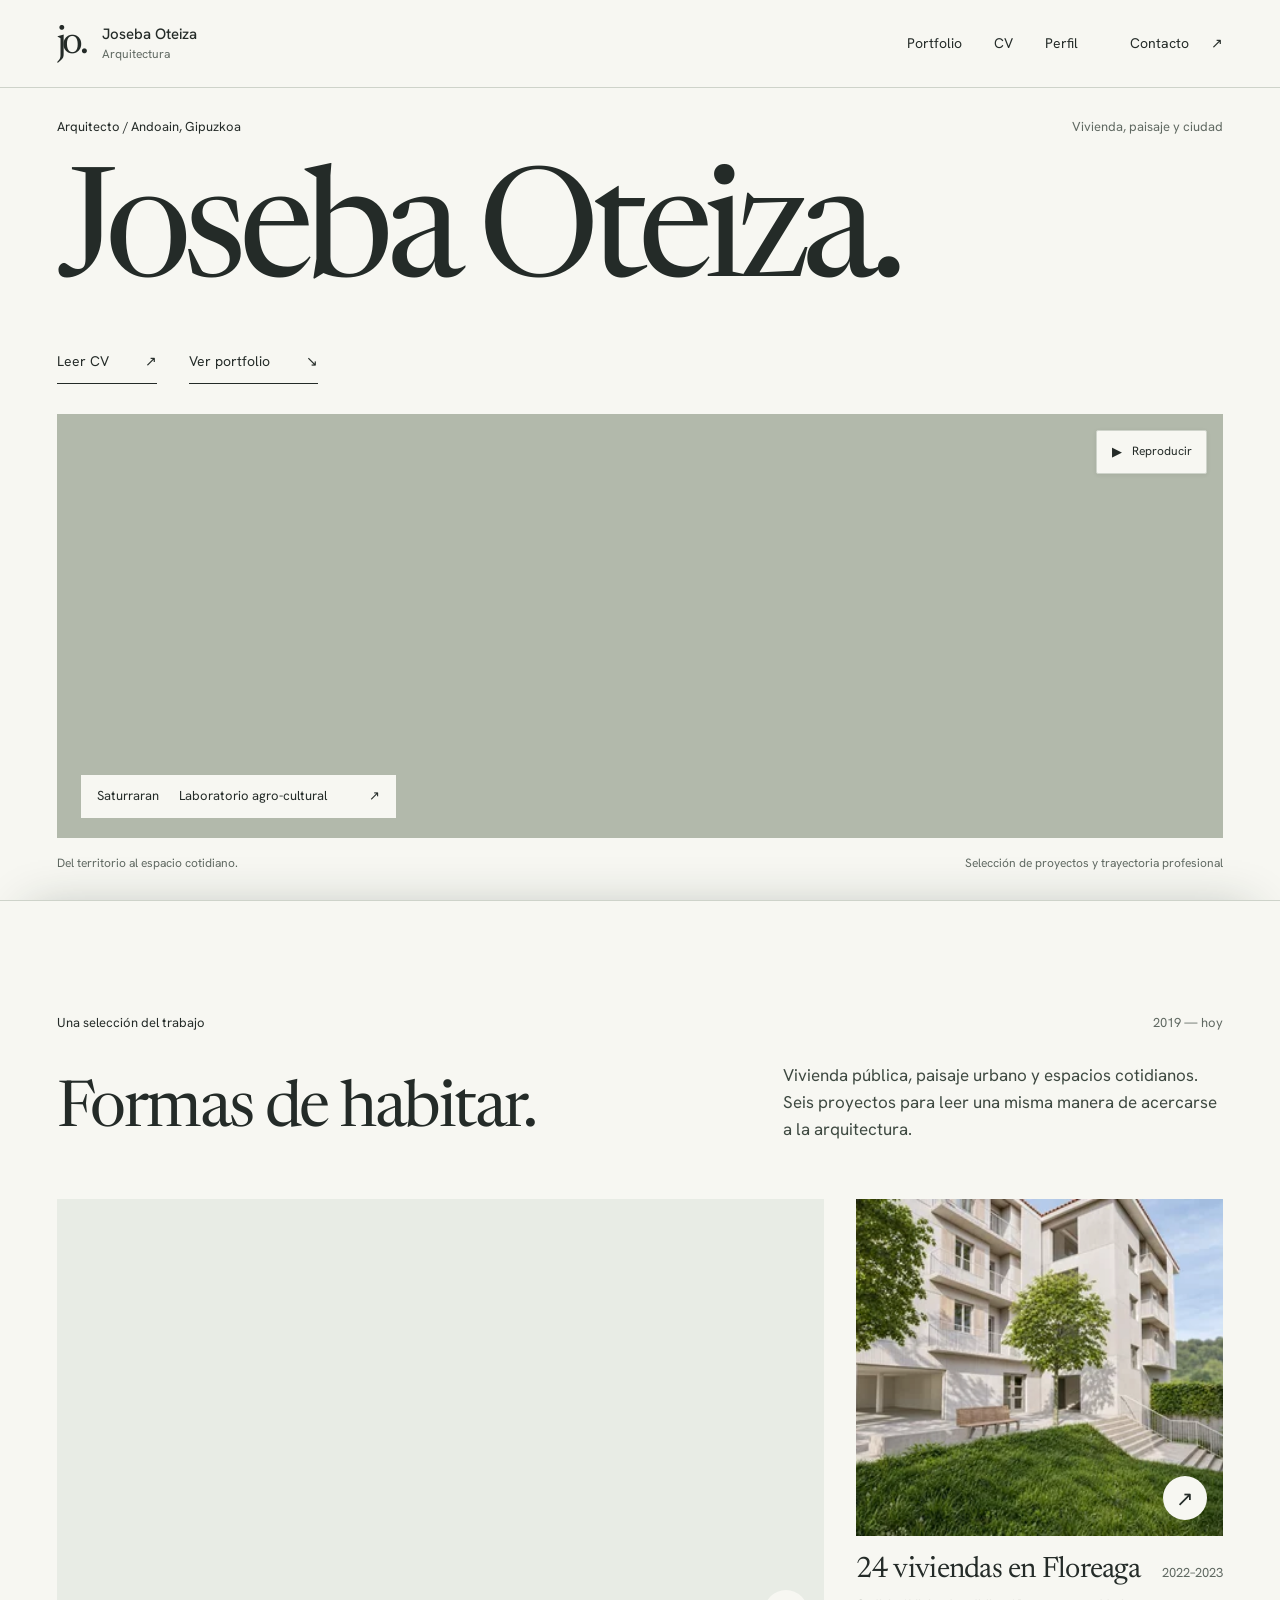
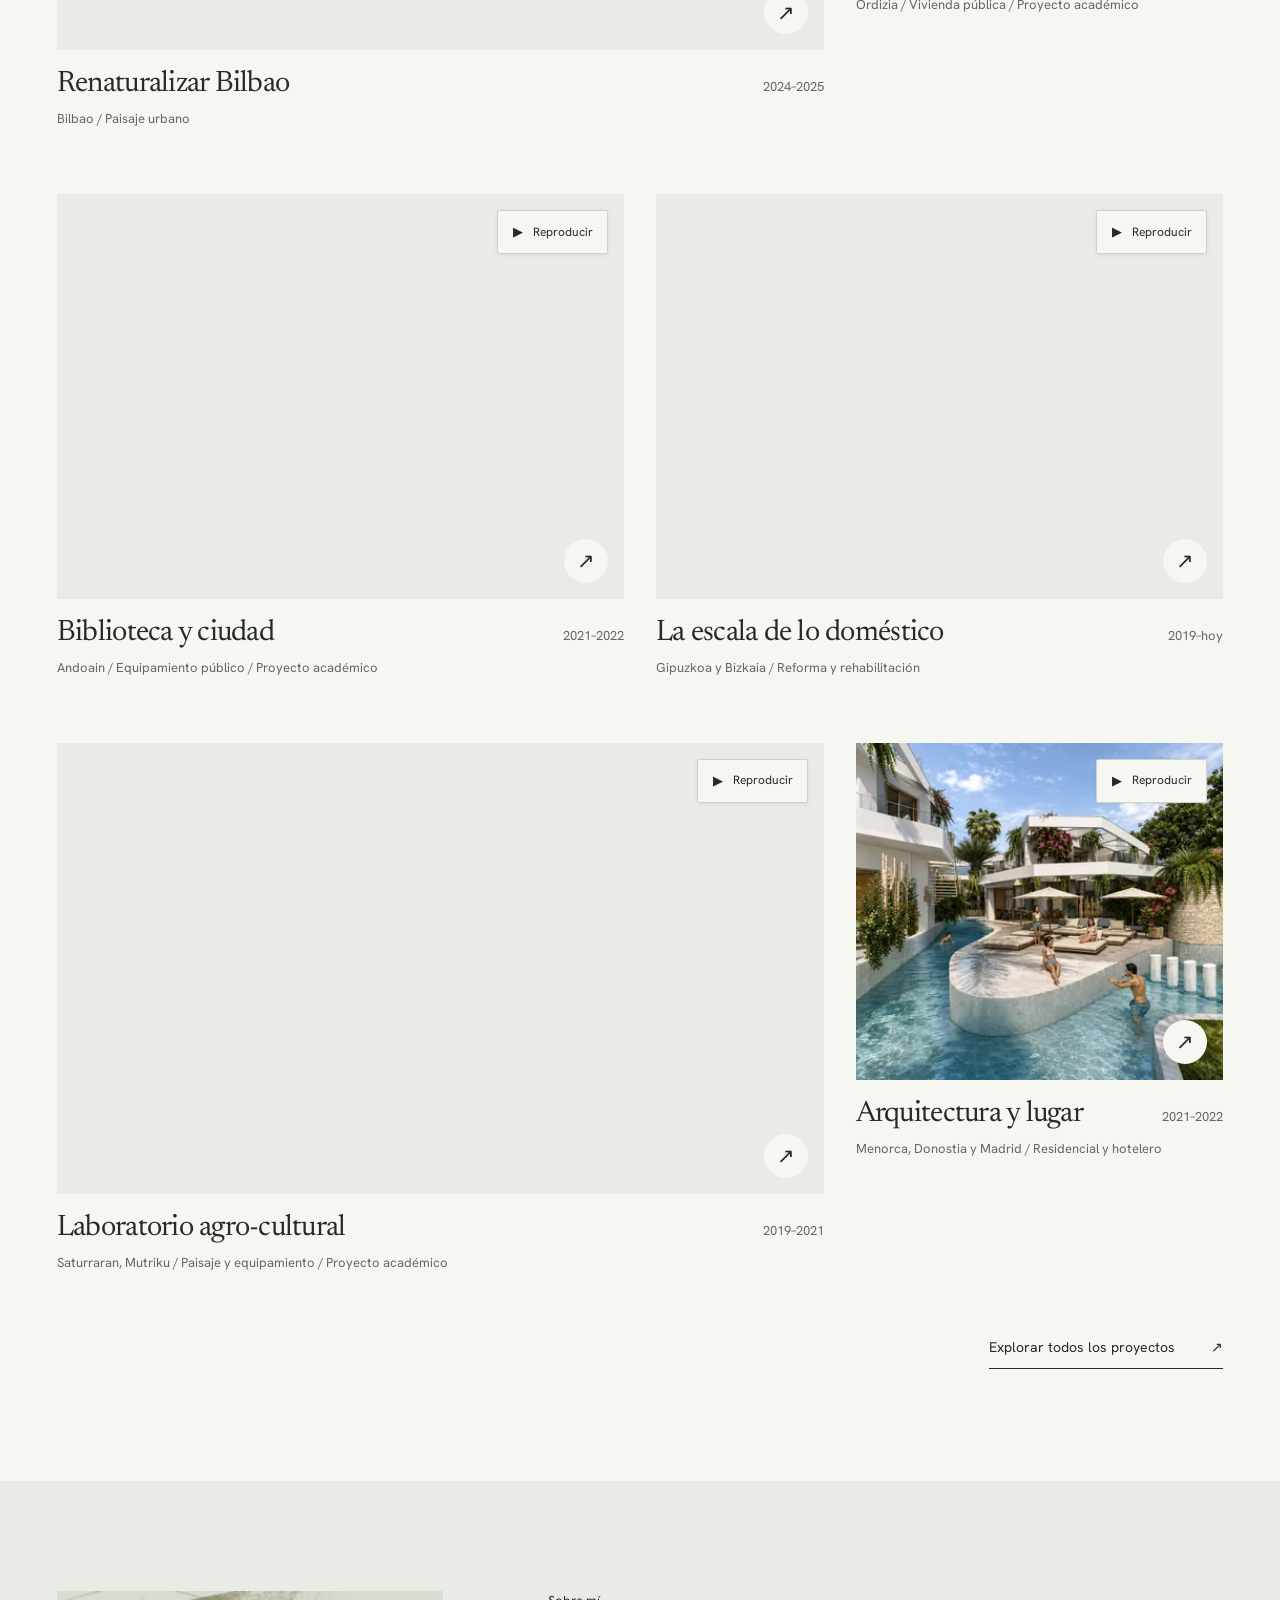
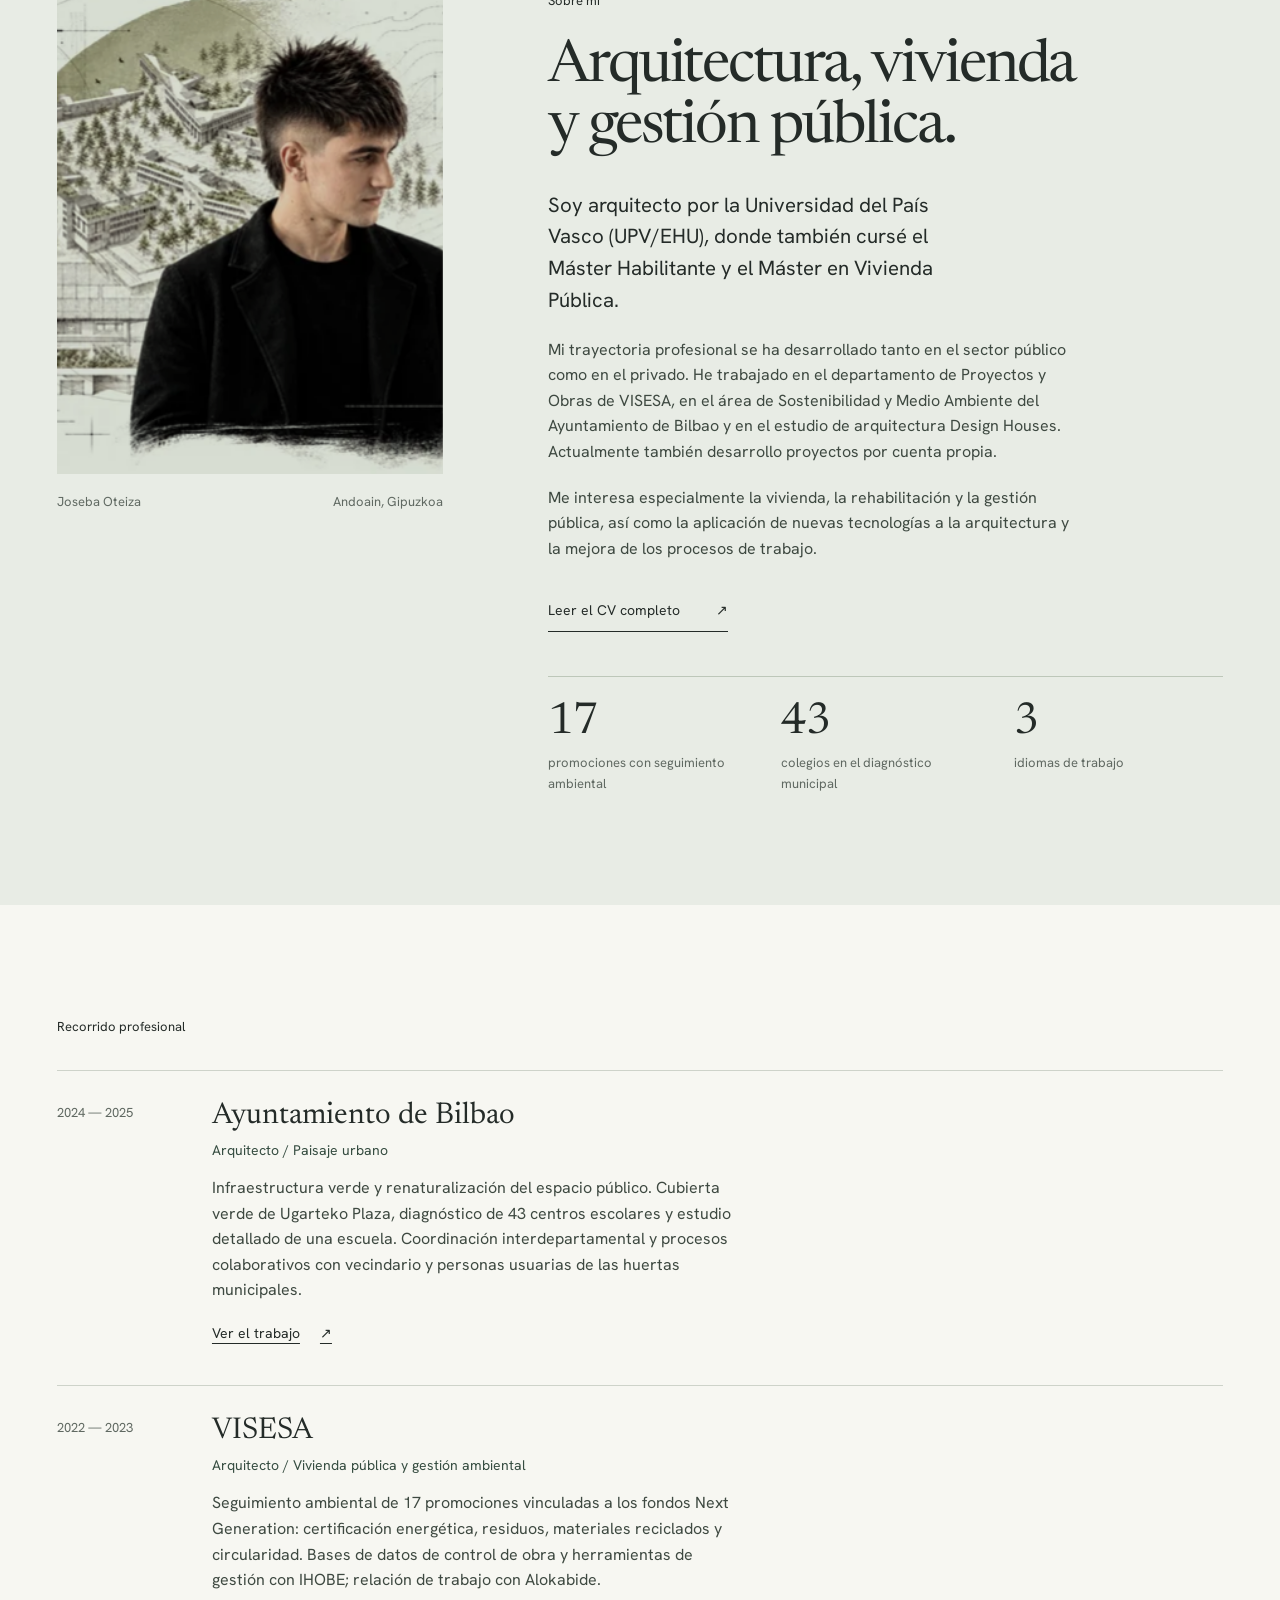
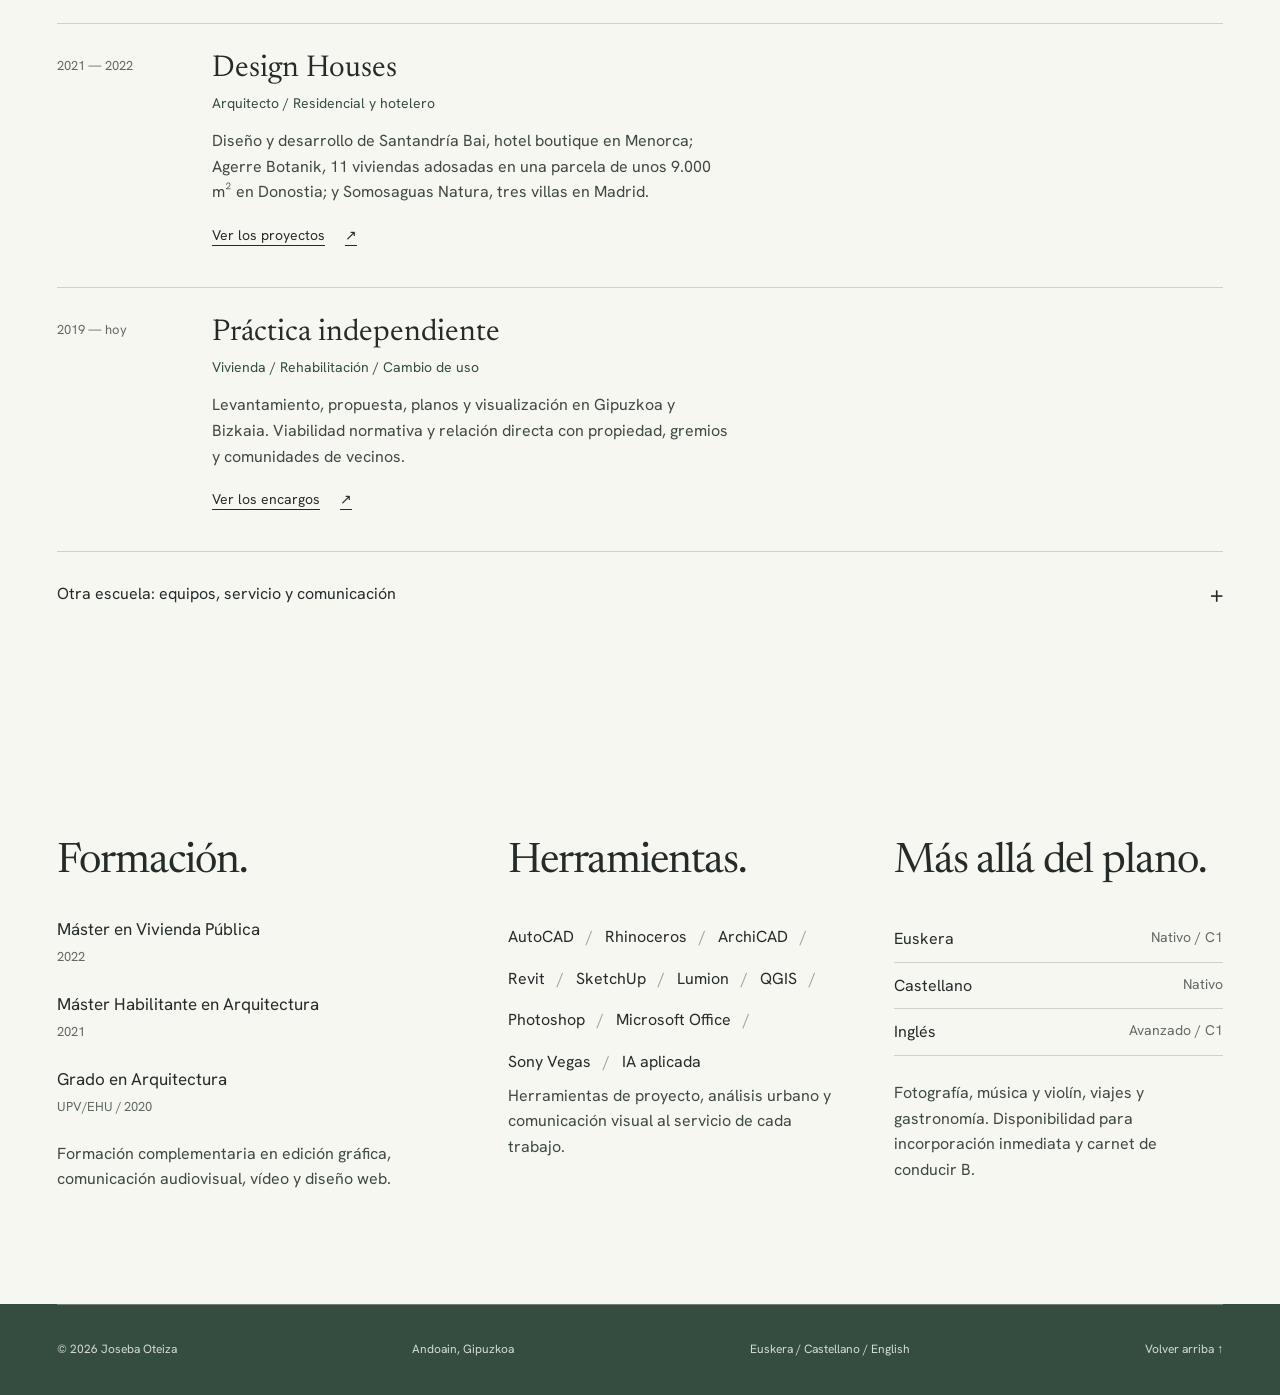
<file: index.html>
<!doctype html>
<html lang="es" data-type="service">
<head>
<meta charset="utf-8">
<meta name="viewport" content="width=device-width, initial-scale=1, viewport-fit=cover">
<title>Joseba Oteiza · Arquitecto | Vivienda, paisaje y ciudad</title>
<meta name="description" content="Arquitecto en Andoain, especializado en vivienda pública y regeneración urbana. Proyectos, práctica independiente y experiencia en VISESA y el Ayuntamiento de Bilbao.">
<meta name="theme-color" content="#f7f7f2">
<meta name="page-type" content="service"><meta name="site-kind" content="other">
<link rel="canonical" href="https://joteiza003.github.io/portfolio-arquitectura/">
<link rel="icon" type="image/png" href="favicon.png">
<link rel="apple-touch-icon" href="apple-touch-icon.png">
<meta property="og:type" content="website"><meta property="og:site_name" content="Joseba Oteiza · Arquitectura"><meta property="og:locale" content="es_ES">
<meta property="og:title" content="Joseba Oteiza · Arquitecto | Vivienda, paisaje y ciudad"><meta property="og:description" content="Arquitecto en Andoain, especializado en vivienda pública y regeneración urbana. Proyectos, práctica independiente y experiencia en VISESA y el Ayuntamiento de Bilbao.">
<meta property="og:url" content="https://joteiza003.github.io/portfolio-arquitectura/"><meta property="og:image" content="https://joteiza003.github.io/portfolio-arquitectura/og-image.jpg">
<meta name="twitter:card" content="summary_large_image"><meta name="twitter:title" content="Joseba Oteiza · Arquitecto | Vivienda, paisaje y ciudad"><meta name="twitter:description" content="Arquitecto en Andoain, especializado en vivienda pública y regeneración urbana. Proyectos, práctica independiente y experiencia en VISESA y el Ayuntamiento de Bilbao."><meta name="twitter:image" content="https://joteiza003.github.io/portfolio-arquitectura/og-image.jpg">
<link rel="preload" href="fonts/editorial-1.woff2" as="font" type="font/woff2" crossorigin>
<link rel="preload" href="fonts/editorial-3.woff2" as="font" type="font/woff2" crossorigin>
<link rel="stylesheet" href="editorial.css?v=10">
<script src="editorial.js?v=10" defer></script>
</head><body><a class="skip-link" href="#contenido">Saltar al contenido</a>
<header class="site-header"><div class="wrap header-inner">
<a class="brand" href="index.html" aria-label="Joseba Oteiza, inicio"><span class="brand-mark" aria-hidden="true">jo.</span><span class="brand-name">Joseba Oteiza<small>Arquitectura</small></span></a>
<button class="menu-toggle" type="button" aria-expanded="false" aria-controls="site-nav" hidden><span data-menu-label>Menú</span><span data-menu-icon aria-hidden="true">+</span></button>
<nav class="site-nav" id="site-nav" aria-label="Navegación principal">
<a href="portfolio.html" >Portfolio</a><a href="cv.html" >CV</a><a href="#perfil">Perfil</a><a class="nav-contact" href="mailto:joseba_oteiza@hotmail.com">Contacto <span class="arrow" aria-hidden="true">↗</span></a>
</nav></div></header>
<main id="contenido">
<section class="home-hero wrap" aria-labelledby="home-title">
<div class="section-note"><span class="section-id">Arquitecto / Andoain, Gipuzkoa</span><span>Vivienda, paisaje y ciudad</span></div>
<h1 class="hero-name" id="home-title" data-enter>Joseba Oteiza.</h1>
<div class="hero-intro"><div class="hero-actions"><a class="text-link" href="cv.html">Leer CV <span class="arrow" aria-hidden="true">↗</span></a><a class="text-link" href="#proyectos">Ver portfolio <span class="arrow" aria-hidden="true">↘</span></a></div></div>
<div class="hero-film" data-motion-media data-video-label="Laboratorio agro-cultural de Saturraran"><a class="hero-image" href="saturraran.html" aria-label="Ver el proyecto del laboratorio agro-cultural de Saturraran" data-enter><img src="img/sat-hero.webp" srcset="img/responsive/sat-hero-480.webp 480w, img/responsive/sat-hero-768.webp 768w, img/responsive/sat-hero-1024.webp 1024w, img/responsive/sat-hero-1440.webp 1440w, img/sat-hero.webp 1704w" sizes="(max-width: 360px) calc(100vw - 36px), (max-width: 600px) calc(100vw - 44px), (max-width: 800px) calc(100vw - 64px), 91.1vw" alt="Visualización del laboratorio agro-cultural entre el bosque y el mar de Saturraran" width="1704" height="1200" fetchpriority="high" decoding="async" data-source="client" data-subject="arquitectura"><video class="motion-video" data-preview-src="media/topaz-v1/sat-1-1920-60-trim-v2.mp4" data-preview-mobile="media/topaz-v1/sat-1-1280-60-trim-v2.mp4" muted loop playsinline preload="none" aria-hidden="true" tabindex="-1" hidden></video><span class="image-label">Saturraran <span>Laboratorio agro-cultural</span><span class="arrow" aria-hidden="true">↗</span></span></a><button type="button" class="motion-toggle" data-video-toggle aria-label="Reproducir vídeo: Laboratorio agro-cultural de Saturraran" hidden><span aria-hidden="true">▶</span><span data-video-action>Reproducir</span></button></div>
<div class="hero-foot"><span>Del territorio al espacio cotidiano.</span><span>Selección de proyectos y trayectoria profesional</span></div>
</section>
<section class="editorial-section wrap" id="proyectos" aria-labelledby="projects-title">
<div class="section-head"><div class="section-note"><span class="section-id">Una selección del trabajo</span><span>2019 — hoy</span></div><h2 id="projects-title">Formas de habitar.</h2><p>Vivienda pública, paisaje urbano y espacios cotidianos. Seis proyectos para leer una misma manera de acercarse a la arquitectura.</p></div>
<div class="work-grid"><article class="work-card featured" data-category="landscape public"><a href="ayuntamiento-bilbao.html"><div class="work-image"><img src="img/ug-1.webp" srcset="img/responsive/ug-1-480.webp 480w, img/responsive/ug-1-768.webp 768w, img/responsive/ug-1-1024.webp 1024w, img/responsive/ug-1-1440.webp 1440w, img/ug-1.webp 1672w" sizes="(max-width: 600px) calc(100vw - 44px), (max-width: 800px) calc((100vw - 88px) / 2), 60vw" alt="Visualización de una propuesta de renaturalización: vegetación y espacios de estancia bajo toldos" width="1672" height="941" loading="lazy" decoding="async" data-source="client" data-subject="arquitectura"><span class="image-arrow" aria-hidden="true">↗</span></div>
<div class="work-meta"><h3>Renaturalizar Bilbao</h3><span class="work-year">2024–2025</span></div><p class="work-type">Bilbao / Paisaje urbano</p></a></article><article class="work-card companion" data-category="housing public academic"><a href="vpo-ordizia.html"><div class="work-image"><img src="img/produccion/ord-01-publicacion-v1.webp" srcset="img/responsive/ord-01-publicacion-v1-480.webp 480w, img/responsive/ord-01-publicacion-v1-768.webp 768w, img/responsive/ord-01-publicacion-v1-1024.webp 1024w, img/responsive/ord-01-publicacion-v1-1440.webp 1440w, img/produccion/ord-01-publicacion-v1.webp 1672w" sizes="(max-width: 600px) calc(100vw - 44px), (max-width: 800px) calc((100vw - 88px) / 2), 30vw" alt="Espacio comunitario de Floreaga, Ordizia: edificios, arbolado y accesos sobre la pendiente" width="1672" height="941" loading="lazy" decoding="async" data-source="client" data-subject="arquitectura"><span class="image-arrow" aria-hidden="true">↗</span></div>
<div class="work-meta"><h3>24 viviendas en Floreaga</h3><span class="work-year">2022–2023</span></div><p class="work-type">Ordizia / Vivienda pública / Proyecto académico</p></a></article><article class="work-card " data-category="public academic" data-motion-media data-video-label="Biblioteca y ciudad"><a href="biblioteca-andoain.html"><div class="work-image"><img src="img/bib-hero-poster.webp" srcset="img/responsive/bib-hero-poster-480.webp 480w, img/responsive/bib-hero-poster-768.webp 768w, img/responsive/bib-hero-poster-1024.webp 1024w, img/bib-hero-poster.webp 1104w" sizes="(max-width: 600px) calc(100vw - 44px), (max-width: 800px) calc((100vw - 88px) / 2), 45vw" alt="Visualización de la biblioteca de Andoain, con celosía vegetal y planta baja abierta" width="1104" height="816" loading="lazy" decoding="async" data-source="client" data-subject="arquitectura"><video class="motion-video" data-preview-src="media/topaz-v1/bib-hero-1920-60-v1.mp4" data-preview-mobile="media/topaz-v1/bib-hero-1280-60-v1.mp4" muted loop playsinline preload="none" aria-hidden="true" tabindex="-1" hidden></video><span class="image-arrow" aria-hidden="true">↗</span></div>
<div class="work-meta"><h3>Biblioteca y ciudad</h3><span class="work-year">2021–2022</span></div><p class="work-type">Andoain / Equipamiento público / Proyecto académico</p></a><button type="button" class="motion-toggle" data-video-toggle aria-label="Reproducir vídeo: Biblioteca y ciudad" hidden><span aria-hidden="true">▶</span><span data-video-action>Reproducir</span></button></article><article class="work-card " data-category="housing" data-motion-media data-video-label="La escala de lo doméstico"><a href="encargos-propios.html"><div class="work-image"><img src="img/cu-sarri-1.webp" srcset="img/responsive/cu-sarri-1-480.webp 480w, img/responsive/cu-sarri-1-768.webp 768w, img/responsive/cu-sarri-1-1024.webp 1024w, img/responsive/cu-sarri-1-1440.webp 1440w, img/cu-sarri-1.webp 1728w" sizes="(max-width: 600px) calc(100vw - 44px), (max-width: 800px) calc((100vw - 88px) / 2), 45vw" alt="Visualización del estar de Sarri Baserria en Larrabetzu, con doble altura y estructura de madera" width="1728" height="1152" loading="lazy" decoding="async" data-source="client" data-subject="arquitectura"><video class="motion-video" data-preview-src="media/topaz-v1/cu-7-1920-60-v1.mp4" data-preview-mobile="media/topaz-v1/cu-7-1280-60-v1.mp4" muted loop playsinline preload="none" aria-hidden="true" tabindex="-1" hidden></video><span class="image-arrow" aria-hidden="true">↗</span></div>
<div class="work-meta"><h3>La escala de lo doméstico</h3><span class="work-year">2019–hoy</span></div><p class="work-type">Gipuzkoa y Bizkaia / Reforma y rehabilitación</p></a><button type="button" class="motion-toggle" data-video-toggle aria-label="Reproducir vídeo: La escala de lo doméstico" hidden><span aria-hidden="true">▶</span><span data-video-action>Reproducir</span></button></article><article class="work-card featured" data-category="landscape academic" data-motion-media data-video-label="Laboratorio agro-cultural"><a href="saturraran.html"><div class="work-image"><img src="img/sat-r2.webp" srcset="img/responsive/sat-r2-480.webp 480w, img/responsive/sat-r2-768.webp 768w, img/responsive/sat-r2-1024.webp 1024w, img/sat-r2.webp 1136w" sizes="(max-width: 600px) calc(100vw - 44px), (max-width: 800px) calc((100vw - 88px) / 2), 60vw" alt="Visualización del laboratorio agro-cultural entre el bosque y el mar de Saturraran" width="1136" height="800" loading="lazy" decoding="async" data-source="client" data-subject="arquitectura"><video class="motion-video" data-preview-src="media/topaz-v1/sat-1-1920-60-trim-v2.mp4" data-preview-mobile="media/topaz-v1/sat-1-1280-60-trim-v2.mp4" muted loop playsinline preload="none" aria-hidden="true" tabindex="-1" hidden></video><span class="image-arrow" aria-hidden="true">↗</span></div>
<div class="work-meta"><h3>Laboratorio agro-cultural</h3><span class="work-year">2019–2021</span></div><p class="work-type">Saturraran, Mutriku / Paisaje y equipamiento / Proyecto académico</p></a><button type="button" class="motion-toggle" data-video-toggle aria-label="Reproducir vídeo: Laboratorio agro-cultural" hidden><span aria-hidden="true">▶</span><span data-video-action>Reproducir</span></button></article><article class="work-card companion" data-category="housing" data-motion-media data-video-label="Arquitectura y lugar"><a href="design-houses.html"><div class="work-image"><img src="img/dh-hero.webp" srcset="img/responsive/dh-hero-480.webp 480w, img/responsive/dh-hero-768.webp 768w, img/responsive/dh-hero-1024.webp 1024w, img/responsive/dh-hero-1440.webp 1440w, img/dh-hero.webp 1534w" sizes="(max-width: 600px) calc(100vw - 44px), (max-width: 800px) calc((100vw - 88px) / 2), 30vw" alt="Visualización de las terrazas y la piscina del hotel boutique Santandría Bai en Menorca" width="1534" height="1025" loading="lazy" decoding="async" data-source="client" data-subject="arquitectura"><video class="motion-video" data-preview-src="media/topaz-v1/dh-1-1920-60-v1.mp4" data-preview-mobile="media/topaz-v1/dh-1-1280-60-v1.mp4" muted loop playsinline preload="none" aria-hidden="true" tabindex="-1" hidden></video><span class="image-arrow" aria-hidden="true">↗</span></div>
<div class="work-meta"><h3>Arquitectura y lugar</h3><span class="work-year">2021–2022</span></div><p class="work-type">Menorca, Donostia y Madrid / Residencial y hotelero</p></a><button type="button" class="motion-toggle" data-video-toggle aria-label="Reproducir vídeo: Arquitectura y lugar" hidden><span aria-hidden="true">▶</span><span data-video-action>Reproducir</span></button></article></div><div class="section-bottom"><a class="text-link" href="portfolio.html">Explorar todos los proyectos <span class="arrow" aria-hidden="true">↗</span></a></div></section>
<section class="profile-section" id="perfil" aria-labelledby="profile-title"><div class="wrap profile-layout">
<div class="profile-side"><div class="profile-image"><img src="img/archive/93ff0393942c09fc.webp" srcset="img/responsive/93ff0393942c09fc-480.webp 480w, img/responsive/93ff0393942c09fc-768.webp 768w, img/responsive/93ff0393942c09fc-1024.webp 1024w, img/archive/93ff0393942c09fc.webp 1100w" sizes="(max-width: 600px) calc(100vw - 44px), 32vw" alt="Retrato de Joseba Oteiza, arquitecto" width="1100" height="877" loading="lazy" decoding="async" data-source="client" data-subject="arquitectura"></div><div class="section-note"><span>Joseba Oteiza</span><span>Andoain, Gipuzkoa</span></div></div>
<div class="profile-copy"><div class="section-note"><span class="section-id">Sobre mí</span></div><h2 id="profile-title">Arquitectura, vivienda y gestión pública.</h2>
<p class="lead">Soy arquitecto por la Universidad del País Vasco (UPV/EHU), donde también cursé el Máster Habilitante y el Máster en Vivienda Pública.</p>
<p>Mi trayectoria profesional se ha desarrollado tanto en el sector público como en el privado. He trabajado en el departamento de Proyectos y Obras de VISESA, en el área de Sostenibilidad y Medio Ambiente del Ayuntamiento de Bilbao y en el estudio de arquitectura Design Houses. Actualmente también desarrollo proyectos por cuenta propia.</p>
<p>Me interesa especialmente la vivienda, la rehabilitación y la gestión pública, así como la aplicación de nuevas tecnologías a la arquitectura y la mejora de los procesos de trabajo.</p>
<a class="text-link" href="cv.html">Leer el CV completo <span class="arrow" aria-hidden="true">↗</span></a>
<div class="profile-qualities"><div><strong>17</strong><span>promociones con seguimiento ambiental</span></div><div><strong>43</strong><span>colegios en el diagnóstico municipal</span></div><div><strong>3</strong><span>idiomas de trabajo</span></div></div>
</div></div></section>
<section class="editorial-section wrap" id="experiencia" aria-labelledby="experience-title"><div class="experience-layout experience-layout--simple">
<div class="section-note"><span class="section-id" id="experience-title">Recorrido profesional</span></div>
<div class="experience-list">
<article class="experience-row"><span class="experience-year">2024 — 2025</span><div><h3>Ayuntamiento de Bilbao</h3><div class="experience-role">Arquitecto / Paisaje urbano</div><p>Infraestructura verde y renaturalización del espacio público. Cubierta verde de Ugarteko Plaza, diagnóstico de 43 centros escolares y estudio detallado de una escuela. Coordinación interdepartamental y procesos colaborativos con vecindario y personas usuarias de las huertas municipales.</p><a href="ayuntamiento-bilbao.html">Ver el trabajo <span aria-hidden="true">↗</span></a></div></article>
<article class="experience-row"><span class="experience-year">2022 — 2023</span><div><h3>VISESA</h3><div class="experience-role">Arquitecto / Vivienda pública y gestión ambiental</div><p>Seguimiento ambiental de 17 promociones vinculadas a los fondos Next Generation: certificación energética, residuos, materiales reciclados y circularidad. Bases de datos de control de obra y herramientas de gestión con IHOBE; relación de trabajo con Alokabide.</p></div></article>
<article class="experience-row"><span class="experience-year">2021 — 2022</span><div><h3>Design Houses</h3><div class="experience-role">Arquitecto / Residencial y hotelero</div><p>Diseño y desarrollo de Santandría Bai, hotel boutique en Menorca; Agerre Botanik, 11 viviendas adosadas en una parcela de unos 9.000 m² en Donostia; y Somosaguas Natura, tres villas en Madrid.</p><a href="design-houses.html">Ver los proyectos <span aria-hidden="true">↗</span></a></div></article>
<article class="experience-row"><span class="experience-year">2019 — hoy</span><div><h3>Práctica independiente</h3><div class="experience-role">Vivienda / Rehabilitación / Cambio de uso</div><p>Levantamiento, propuesta, planos y visualización en Gipuzkoa y Bizkaia. Viabilidad normativa y relación directa con propiedad, gremios y comunidades de vecinos.</p><a href="encargos-propios.html">Ver los encargos <span aria-hidden="true">↗</span></a></div></article>
<details class="extra-experience"><summary>Otra escuela: equipos, servicio y comunicación</summary><p>Desde 2012, la hostelería también forma parte de mi recorrido: Azurmendi, 3 estrellas Michelin, como jefe de rango y comedor (2021); Restaurante Aboiz (2022–actualidad); Taula Bar como responsable de sala (2019); Sidrería Zabala (2018); Café de la Concha como jefe de rango y comedor (2016–2019); Oven Mozzarella Bar (2016) y Foster’s Hollywood (2012–2013).</p><p>Gestión de equipo, turnos y proveedores. Disciplina, ritmo y trato con equipos y clientes exigentes.</p><p>La práctica gráfica y digital acompaña ese recorrido: identidad, cartelería, edición audiovisual, diseño web, software de gestión e integración de IA en el flujo de trabajo.</p><p><a href="https://joseba-bakartxo.com" target="_blank" rel="noopener noreferrer">Joseba & Bakartxo ↗</a> / <a href="https://joseba-bakartxo.com/baztango" target="_blank" rel="noopener noreferrer">Baztango ↗</a></p></details>
</div></div></section>
<section class="editorial-section credentials" aria-label="Formación, herramientas e idiomas"><div class="wrap credentials-grid">
<div><h2>Formación.</h2><div class="education-row"><h3>Máster en Vivienda Pública</h3><span>2022</span></div><div class="education-row"><h3>Máster Habilitante en Arquitectura</h3><span>2021</span></div><div class="education-row"><h3>Grado en Arquitectura</h3><span>UPV/EHU / 2020</span></div><p>Formación complementaria en edición gráfica, comunicación audiovisual, vídeo y diseño web.</p></div>
<div><h2>Herramientas.</h2><div class="tool-list"><span>AutoCAD</span><span>Rhinoceros</span><span>ArchiCAD</span><span>Revit</span><span>SketchUp</span><span>Lumion</span><span>QGIS</span><span>Photoshop</span><span>Microsoft Office</span><span>Sony Vegas</span><span>IA aplicada</span></div><p>Herramientas de proyecto, análisis urbano y comunicación visual al servicio de cada trabajo.</p></div>
<div><h2>Más allá del plano.</h2><div class="languages"><div class="language">Euskera <span>Nativo / C1</span></div><div class="language">Castellano <span>Nativo</span></div><div class="language">Inglés <span>Avanzado / C1</span></div></div><p>Fotografía, música y violín, viajes y gastronomía. Disponibilidad para incorporación inmediata y carnet de conducir B.</p></div>
</div></section></main><footer class="site-footer" id="contacto"><div class="wrap">
<div class="footer-bottom"><span>© 2026 Joseba Oteiza</span><span>Andoain, Gipuzkoa</span><span>Euskera / Castellano / English</span><a href="#contenido">Volver arriba ↑</a></div>
</div></footer></body></html>
</file>
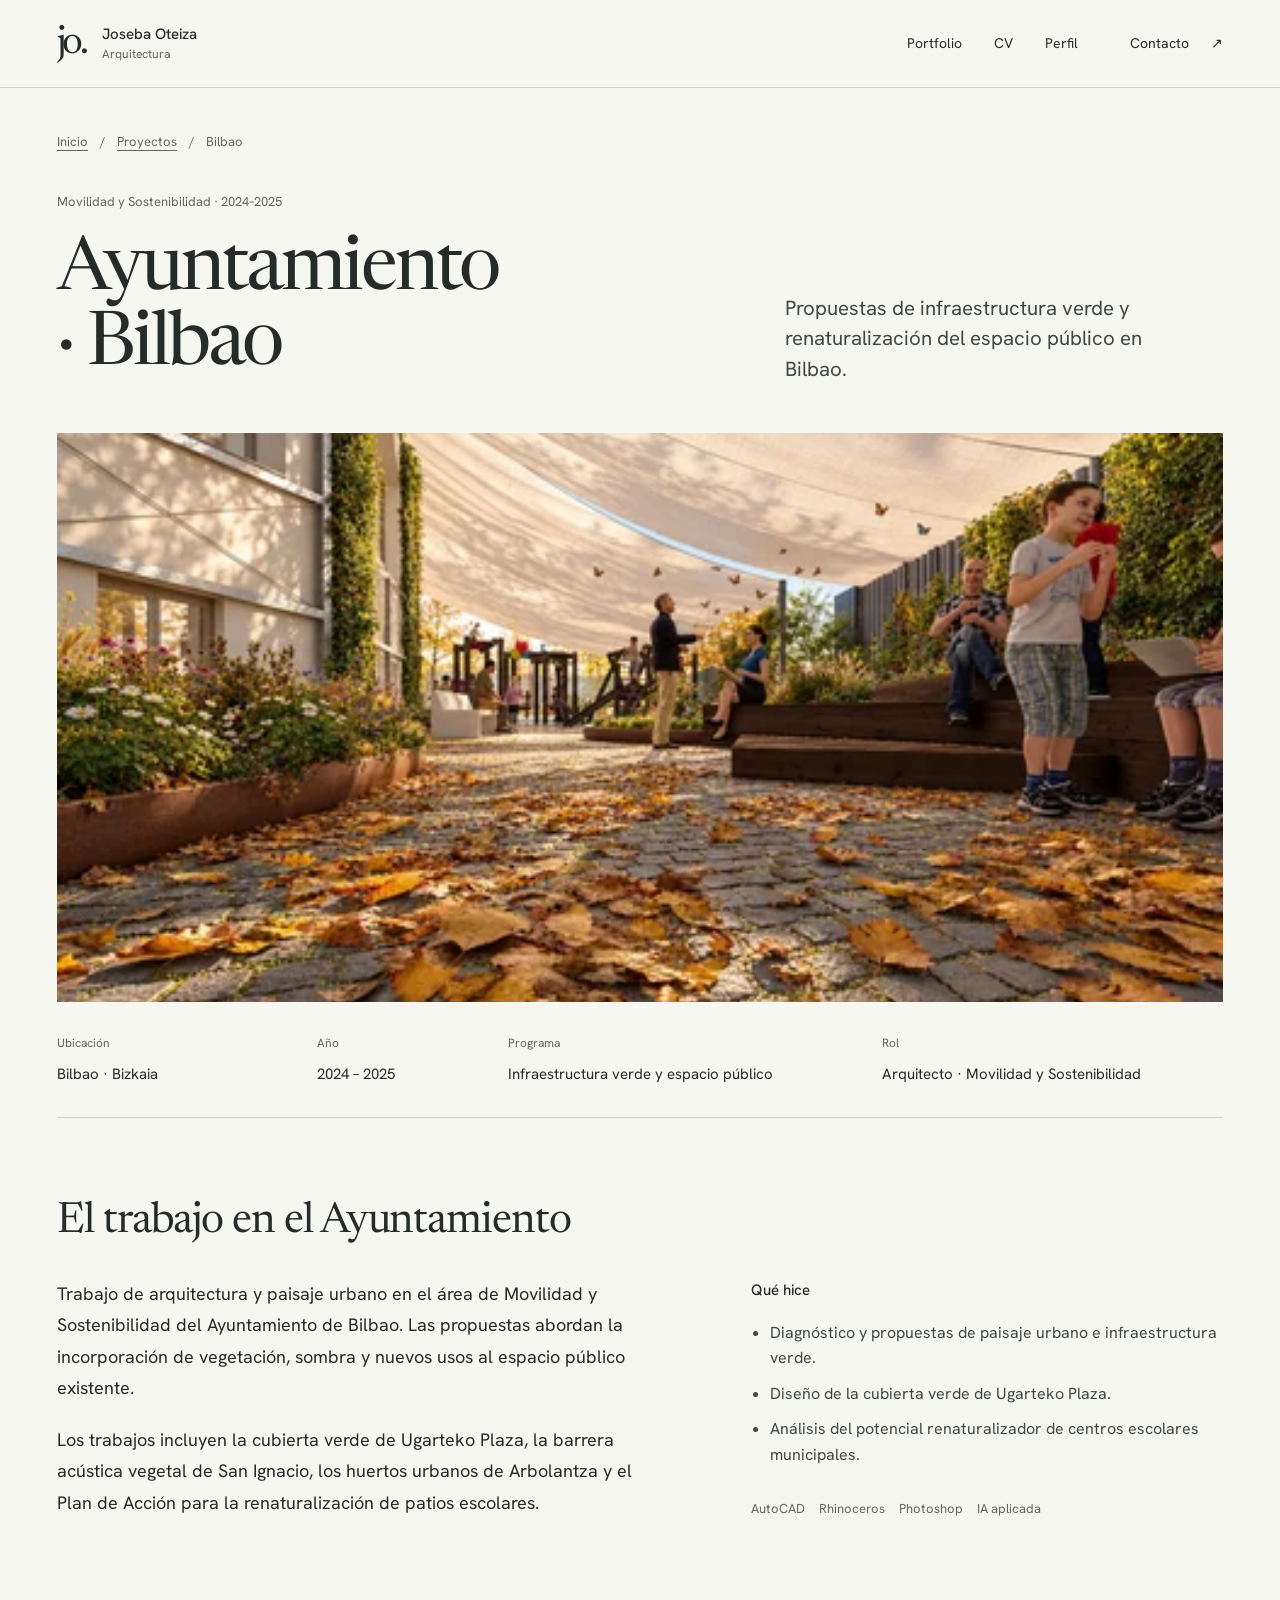
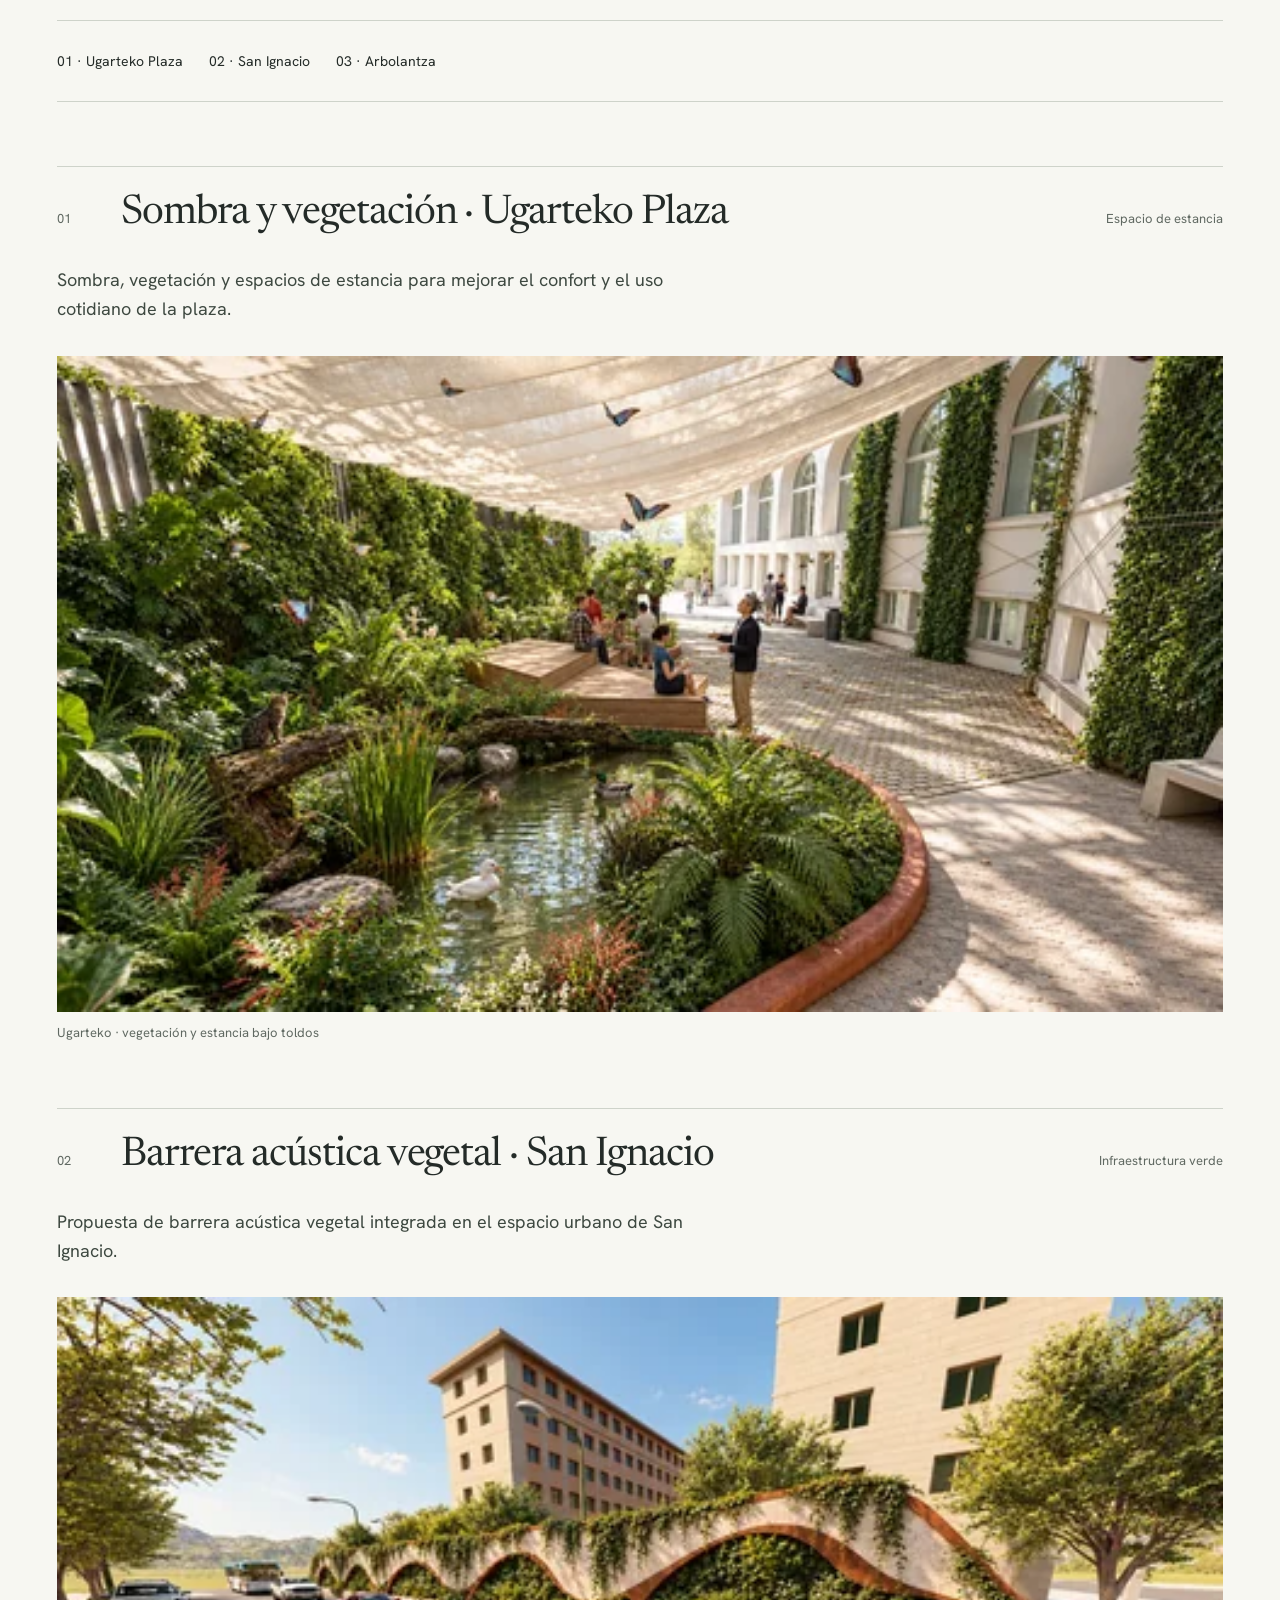
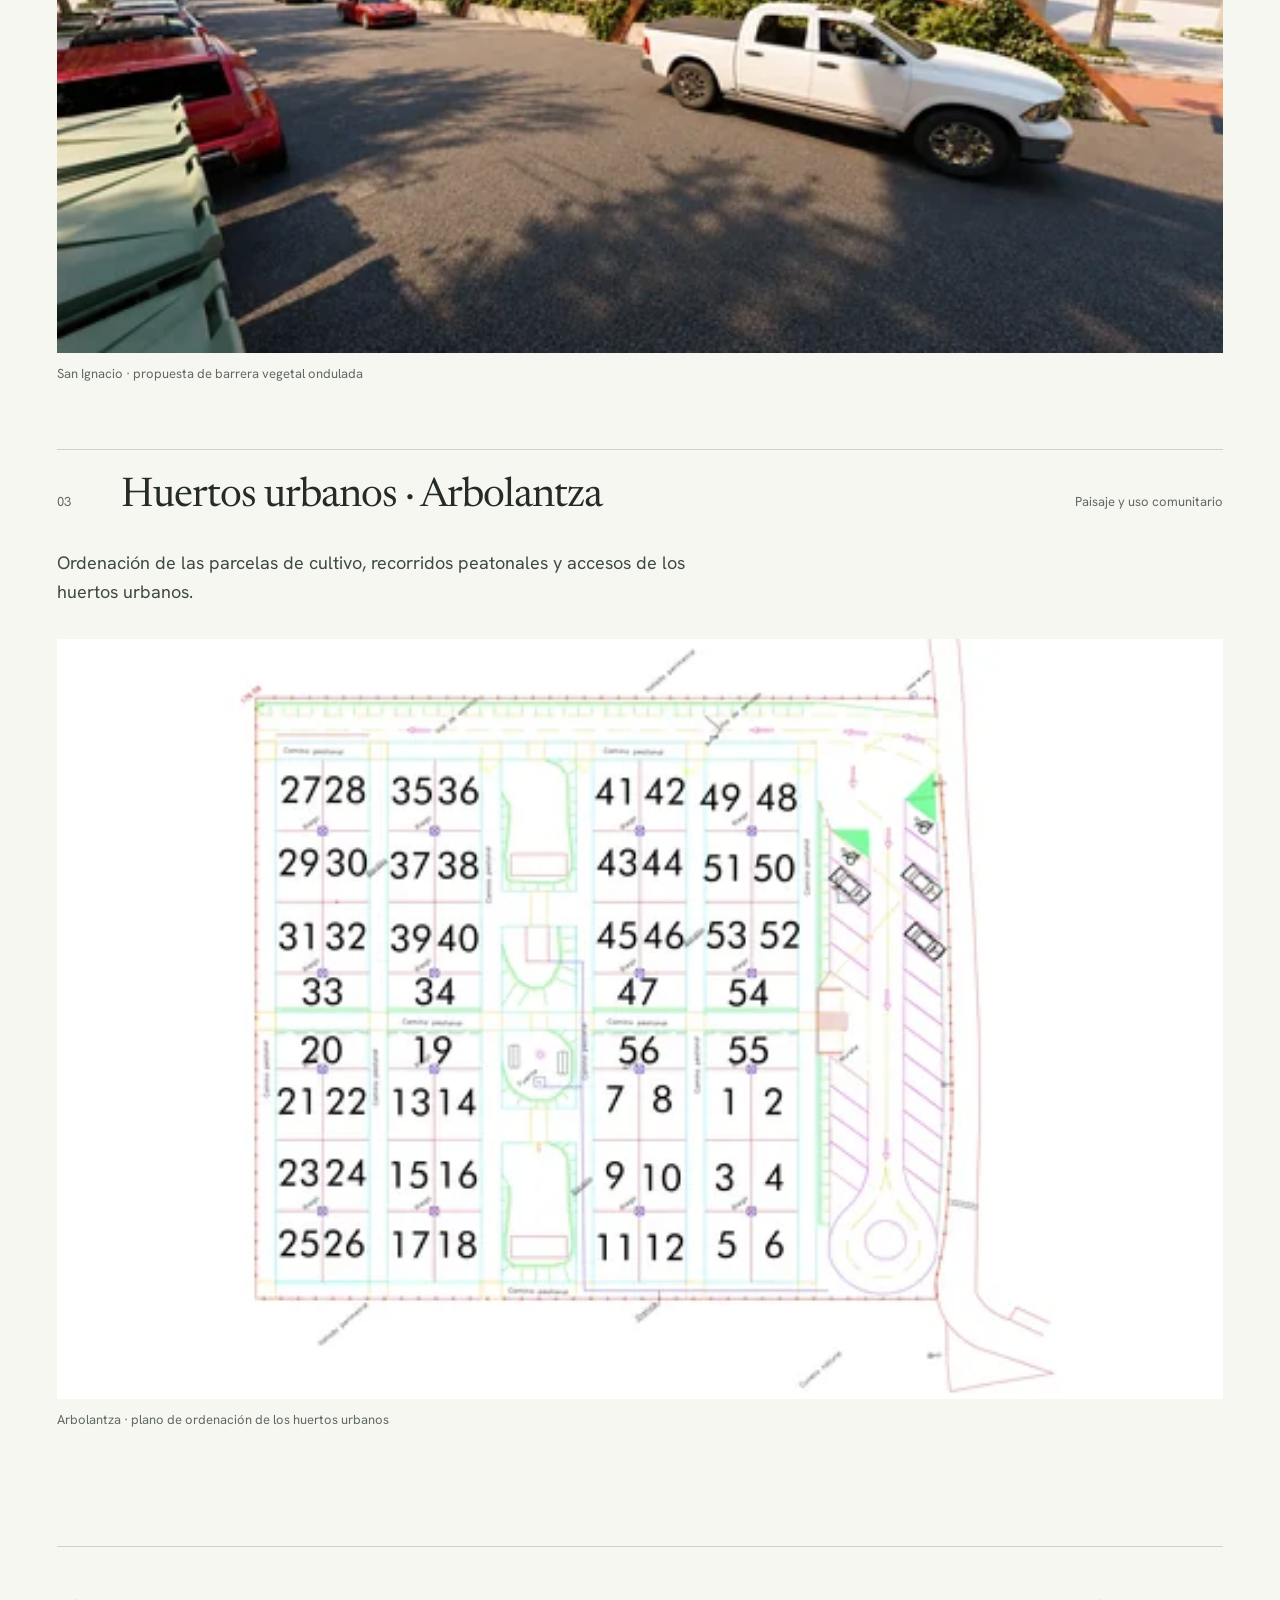
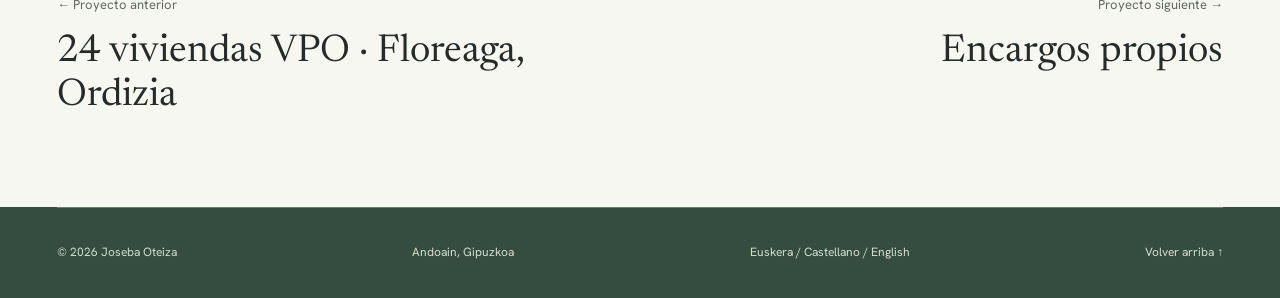
<file: ayuntamiento-bilbao.html>
<!doctype html>
<html lang="es" data-type="service">
<head>
<meta charset="utf-8">
<meta name="viewport" content="width=device-width, initial-scale=1, viewport-fit=cover">
<title>Ayuntamiento · Bilbao · Joseba Oteiza</title>
<meta name="description" content="Propuestas de infraestructura verde y renaturalización del espacio público en Bilbao.">
<meta name="theme-color" content="#f7f7f2">
<meta name="page-type" content="service"><meta name="site-kind" content="other">
<link rel="canonical" href="https://joteiza003.github.io/portfolio-arquitectura/ayuntamiento-bilbao.html">
<link rel="icon" type="image/png" href="favicon.png">
<link rel="apple-touch-icon" href="apple-touch-icon.png">
<meta property="og:type" content="website"><meta property="og:site_name" content="Joseba Oteiza · Arquitectura"><meta property="og:locale" content="es_ES">
<meta property="og:title" content="Ayuntamiento · Bilbao · Joseba Oteiza"><meta property="og:description" content="Propuestas de infraestructura verde y renaturalización del espacio público en Bilbao.">
<meta property="og:url" content="https://joteiza003.github.io/portfolio-arquitectura/ayuntamiento-bilbao.html"><meta property="og:image" content="https://joteiza003.github.io/portfolio-arquitectura/img/ug-1.webp">
<meta name="twitter:card" content="summary_large_image"><meta name="twitter:title" content="Ayuntamiento · Bilbao · Joseba Oteiza"><meta name="twitter:description" content="Propuestas de infraestructura verde y renaturalización del espacio público en Bilbao."><meta name="twitter:image" content="https://joteiza003.github.io/portfolio-arquitectura/img/ug-1.webp">
<link rel="preload" href="fonts/editorial-1.woff2" as="font" type="font/woff2" crossorigin>
<link rel="preload" href="fonts/editorial-3.woff2" as="font" type="font/woff2" crossorigin>
<link rel="stylesheet" href="editorial.css?v=8">
<script src="editorial.js?v=8" defer></script>
</head><body class="project-page"><a class="skip-link" href="#contenido">Saltar al contenido</a>
<header class="site-header"><div class="wrap header-inner">
<a class="brand" href="index.html" aria-label="Joseba Oteiza, inicio"><span class="brand-mark" aria-hidden="true">jo.</span><span class="brand-name">Joseba Oteiza<small>Arquitectura</small></span></a>
<button class="menu-toggle" type="button" aria-expanded="false" aria-controls="site-nav" hidden><span data-menu-label>Menú</span><span data-menu-icon aria-hidden="true">+</span></button>
<nav class="site-nav" id="site-nav" aria-label="Navegación principal">
<a href="portfolio.html" >Portfolio</a><a href="cv.html" >CV</a><a href="index.html#perfil">Perfil</a><a class="nav-contact" href="mailto:joseba_oteiza@hotmail.com">Contacto <span class="arrow" aria-hidden="true">↗</span></a>
</nav></div></header><main id="contenido"><div class="project-top wrap"><div class="breadcrumbs"><a href="index.html">Inicio</a><span aria-hidden="true">/</span><a href="portfolio.html">Proyectos</a><span aria-hidden="true">/</span><span>Bilbao</span></div><div class="project-heading"><div><span class="kicker">Movilidad y Sostenibilidad · 2024–2025</span><h1 data-enter>Ayuntamiento · Bilbao</h1></div><p class="statement">Propuestas de infraestructura verde y renaturalización del espacio público en Bilbao.</p></div></div>
<div class="project-cover"><img src="img/ug-1.webp" srcset="img/responsive/ug-1-480.webp 480w, img/responsive/ug-1-768.webp 768w, img/responsive/ug-1-1024.webp 1024w, img/responsive/ug-1-1440.webp 1440w, img/ug-1.webp 1672w" sizes="(max-width: 360px) calc(100vw - 36px), (max-width: 600px) calc(100vw - 44px), (max-width: 800px) calc(100vw - 64px), 91.1vw" alt="Visualización de una propuesta de renaturalización: vegetación y espacios de estancia bajo toldos" width="1672" height="941" fetchpriority="high" decoding="async" data-source="client" data-subject="arquitectura"></div>

  <div class="wrap">
    <div class="ficha">
      <div class="f"><b>Ubicación</b><span>Bilbao · Bizkaia</span></div>
      <div class="f"><b>Año</b><span>2024 – 2025</span></div>
      <div class="f"><b>Programa</b><span>Infraestructura verde y espacio público</span></div>
      <div class="f"><b>Rol</b><span>Arquitecto · Movilidad y Sostenibilidad</span></div>
    </div>
  </div>

  <section class="sec">
    <div class="wrap">
      <h2 class="label">El trabajo en el Ayuntamiento</h2>
      <div class="cols">
        <div class=""><p>Trabajo de arquitectura y paisaje urbano en el área de Movilidad y Sostenibilidad del Ayuntamiento de Bilbao. Las propuestas abordan la incorporación de vegetación, sombra y nuevos usos al espacio público existente.</p>
<p>Los trabajos incluyen la cubierta verde de Ugarteko Plaza, la barrera acústica vegetal de San Ignacio, los huertos urbanos de Arbolantza y el Plan de Acción para la renaturalización de patios escolares.</p></div>
        <div class="">
          <h3 class="did-h">Qué hice</h3>
          <ul class="did"><li>Diagnóstico y propuestas de paisaje urbano e infraestructura verde.</li><li>Diseño de la cubierta verde de Ugarteko Plaza.</li><li>Análisis del potencial renaturalizador de centros escolares municipales.</li></ul>
          <div class="tools"><span>AutoCAD</span><span>Rhinoceros</span><span>Photoshop</span><span>IA aplicada</span></div>
        </div>
      </div>
    </div>
  </section>

  <section class="gal production-gallery"><div class="wrap"><nav class="gal-nav" aria-label="Actuaciones de paisaje urbano"><a href="#ugarteko">01 · Ugarteko Plaza</a><a href="#san-ignacio">02 · San Ignacio</a><a href="#arbolantza">03 · Arbolantza</a></nav><section class="pb" id="ugarteko"><header class="pb-h"><span class="pb-n">01</span><h2>Sombra y vegetación · Ugarteko Plaza</h2><span class="pb-t">Espacio de estancia</span></header><p class="project-copy">Sombra, vegetación y espacios de estancia para mejorar el confort y el uso cotidiano de la plaza.</p><figure class="g-item render-image" data-render-key="ug-2"><img src="img/ug-2.webp" srcset="img/responsive/ug-2-480.webp 480w, img/responsive/ug-2-768.webp 768w, img/responsive/ug-2-1024.webp 1024w, img/responsive/ug-2-1440.webp 1440w, img/ug-2.webp 1672w" sizes="(max-width: 360px) calc(100vw - 36px), (max-width: 600px) calc(100vw - 44px), (max-width: 800px) calc(100vw - 64px), 91.1vw" alt="Ugarteko · vegetación y estancia bajo toldos" loading="lazy" decoding="async" data-source="client" data-subject="arquitectura" width="1672" height="941" data-source="client" data-subject="arquitectura"><figcaption class="g-cap">Ugarteko · vegetación y estancia bajo toldos</figcaption></figure></section><section class="pb" id="san-ignacio"><header class="pb-h"><span class="pb-n">02</span><h2>Barrera acústica vegetal · San Ignacio</h2><span class="pb-t">Infraestructura verde</span></header><p class="project-copy">Propuesta de barrera acústica vegetal integrada en el espacio urbano de San Ignacio.</p><figure class="g-item render-image" data-render-key="BIL-SAN-01"><img src="img/ug-3.webp" srcset="img/responsive/ug-3-480.webp 480w, img/responsive/ug-3-768.webp 768w, img/responsive/ug-3-1024.webp 1024w, img/responsive/ug-3-1440.webp 1440w, img/ug-3.webp 1672w" sizes="(max-width: 360px) calc(100vw - 36px), (max-width: 600px) calc(100vw - 44px), (max-width: 800px) calc(100vw - 64px), 91.1vw" alt="San Ignacio · propuesta de barrera vegetal ondulada" loading="lazy" decoding="async" data-source="client" data-subject="arquitectura" width="1672" height="941" data-source="client" data-subject="arquitectura"><figcaption class="g-cap">San Ignacio · propuesta de barrera vegetal ondulada</figcaption></figure></section><section class="pb" id="arbolantza"><header class="pb-h"><span class="pb-n">03</span><h2>Huertos urbanos · Arbolantza</h2><span class="pb-t">Paisaje y uso comunitario</span></header><p class="project-copy">Ordenación de las parcelas de cultivo, recorridos peatonales y accesos de los huertos urbanos.</p><figure class="g-item document-image" data-render-key="arbolantza-planta-definitiva"><img src="img/produccion/arbolantza-planta-definitiva.webp" srcset="img/responsive/arbolantza-planta-definitiva-480.webp 480w, img/responsive/arbolantza-planta-definitiva-768.webp 768w, img/responsive/arbolantza-planta-definitiva-1024.webp 1024w, img/responsive/arbolantza-planta-definitiva-1440.webp 1440w, img/produccion/arbolantza-planta-definitiva.webp 2382w" sizes="(max-width: 360px) calc(100vw - 36px), (max-width: 600px) calc(100vw - 44px), (max-width: 800px) calc(100vw - 64px), 91.1vw" alt="Arbolantza · plano de ordenación de los huertos urbanos" loading="lazy" decoding="async" data-source="client" data-subject="arquitectura" width="2382" height="1684" data-source="client" data-subject="arquitectura"><figcaption class="g-cap">Arbolantza · plano de ordenación de los huertos urbanos</figcaption></figure></section></div></section>

  <div class="wrap">
    <nav class="pn">
      <a class='rv' href="vpo-ordizia.html"><span class="dir">← Proyecto anterior</span><span class="t">24 viviendas VPO · Floreaga, Ordizia</span></a>
      <a class='next rv' href="encargos-propios.html" style='--d:.06s'><span class="dir">Proyecto siguiente →</span><span class="t">Encargos propios</span></a>
    </nav>
  </div>
</main><footer class="site-footer" id="contacto"><div class="wrap">
<div class="footer-bottom"><span>© 2026 Joseba Oteiza</span><span>Andoain, Gipuzkoa</span><span>Euskera / Castellano / English</span><a href="#contenido">Volver arriba ↑</a></div>
</div></footer></body></html>
</file>
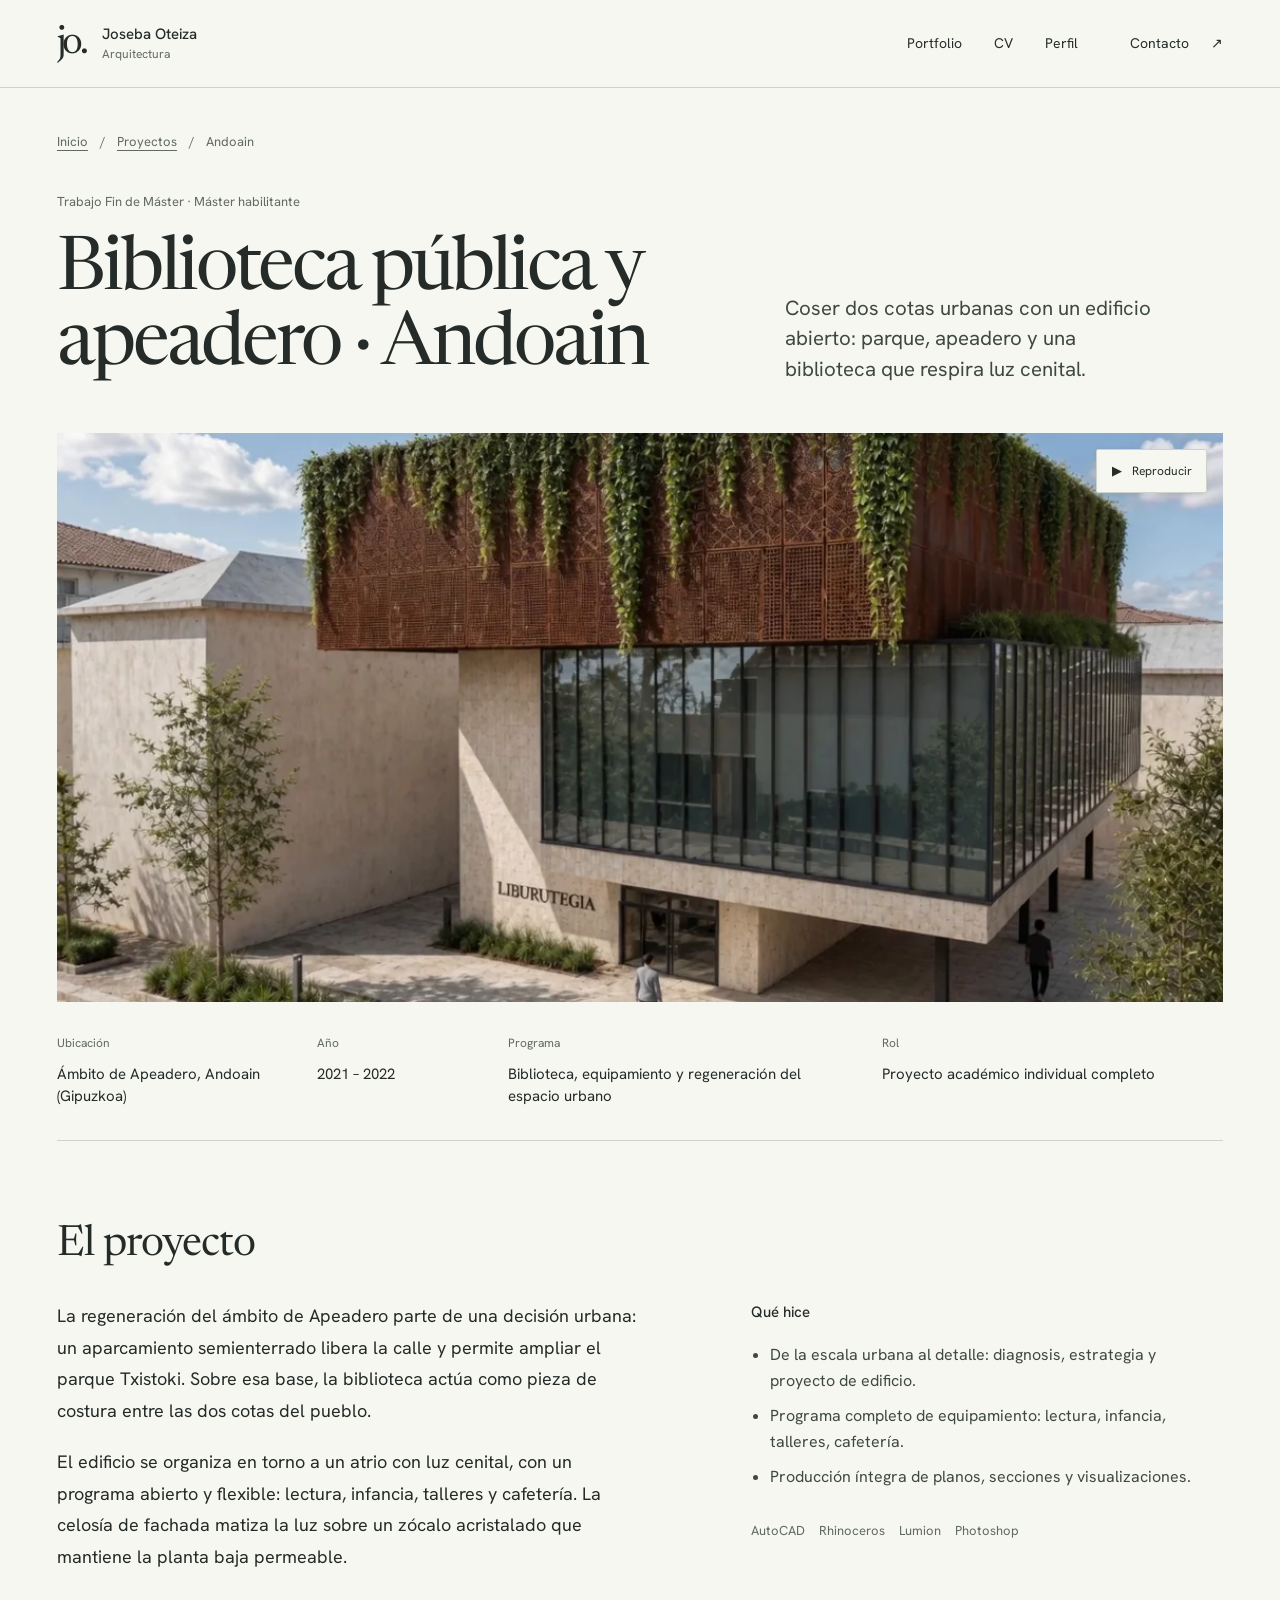
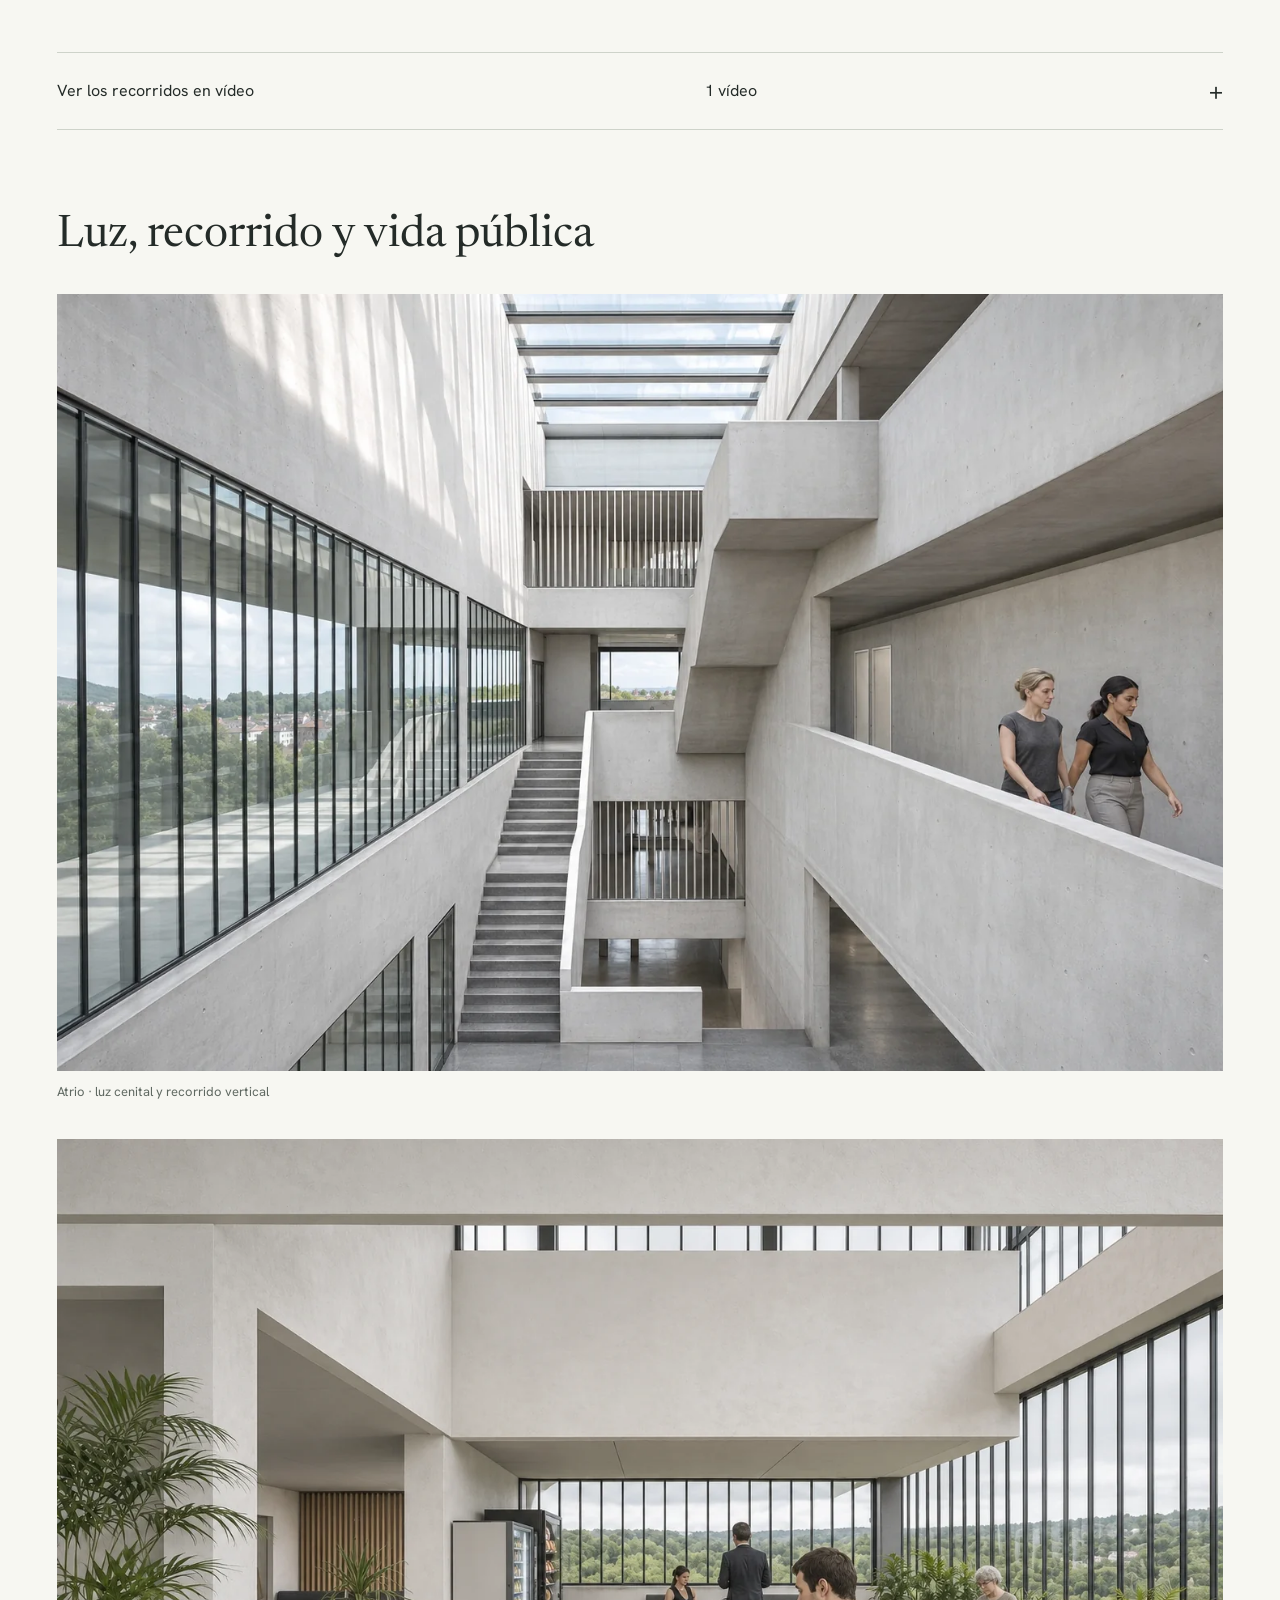
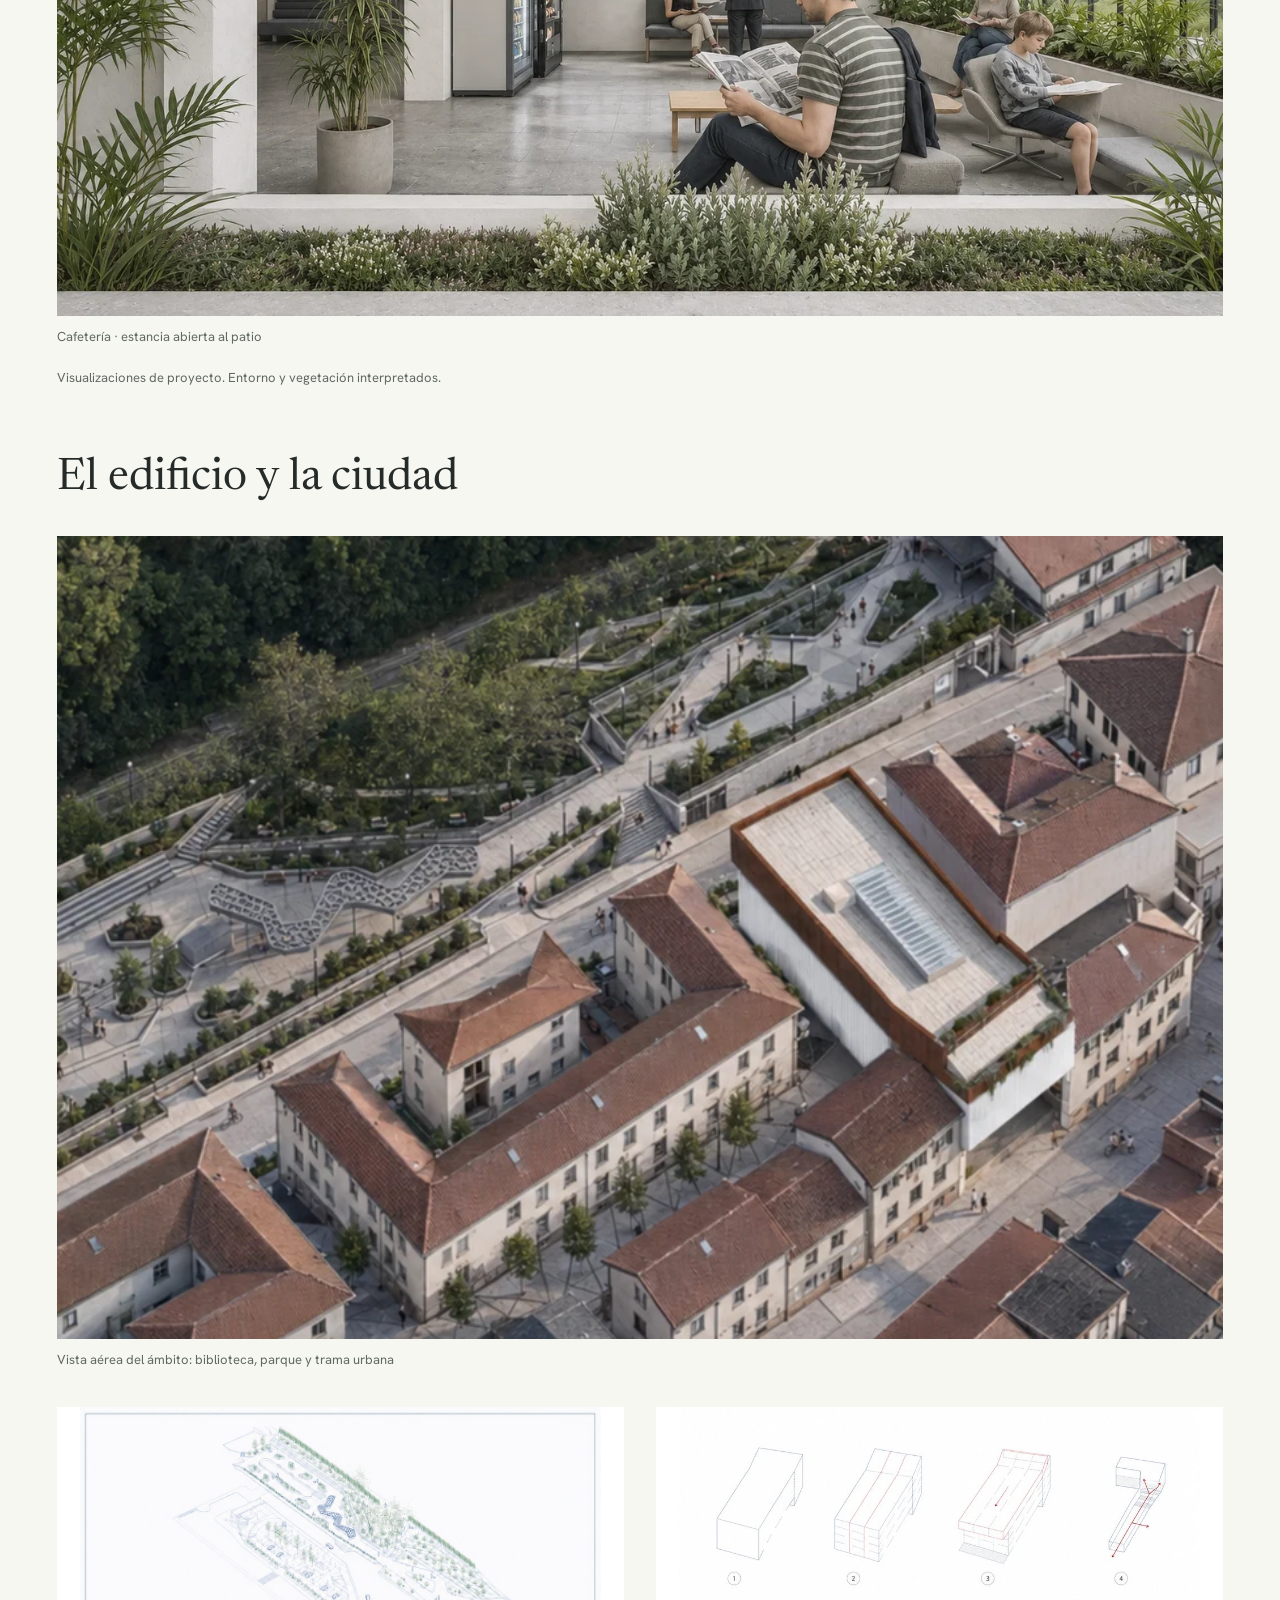
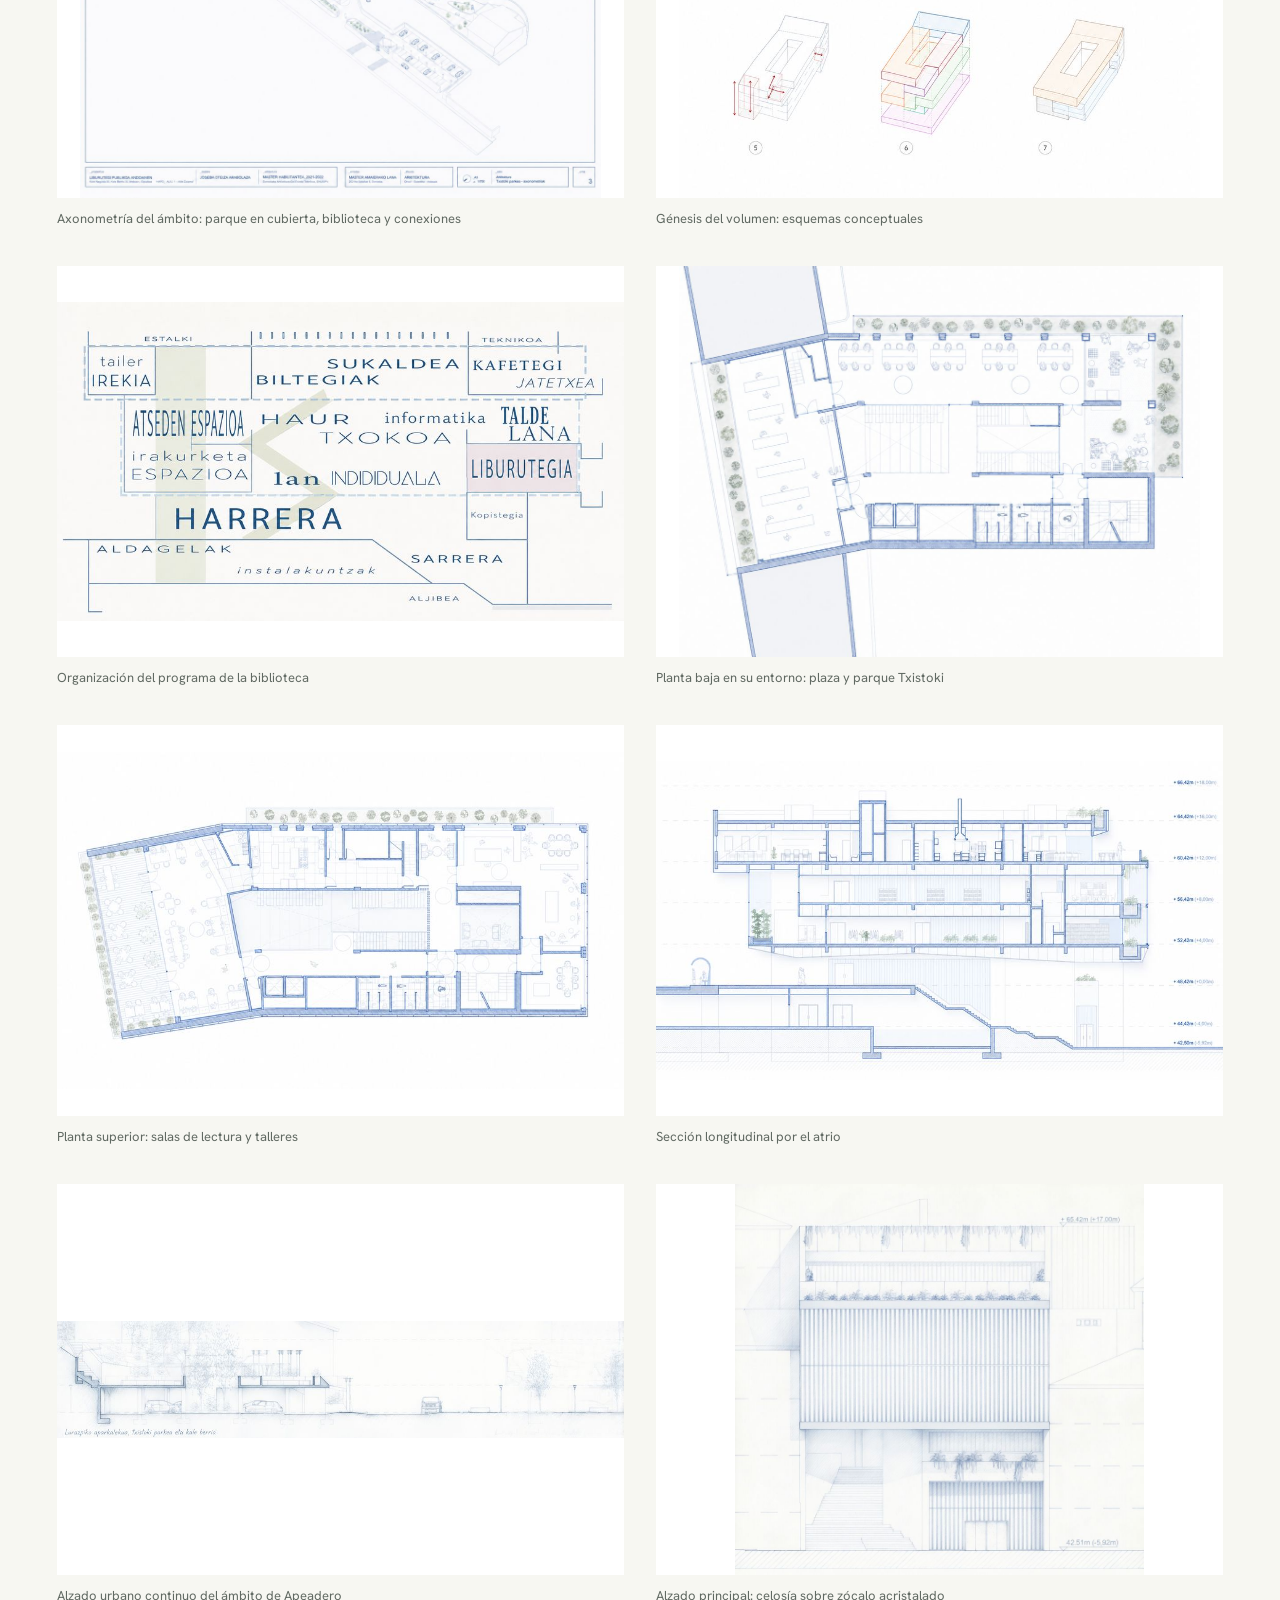
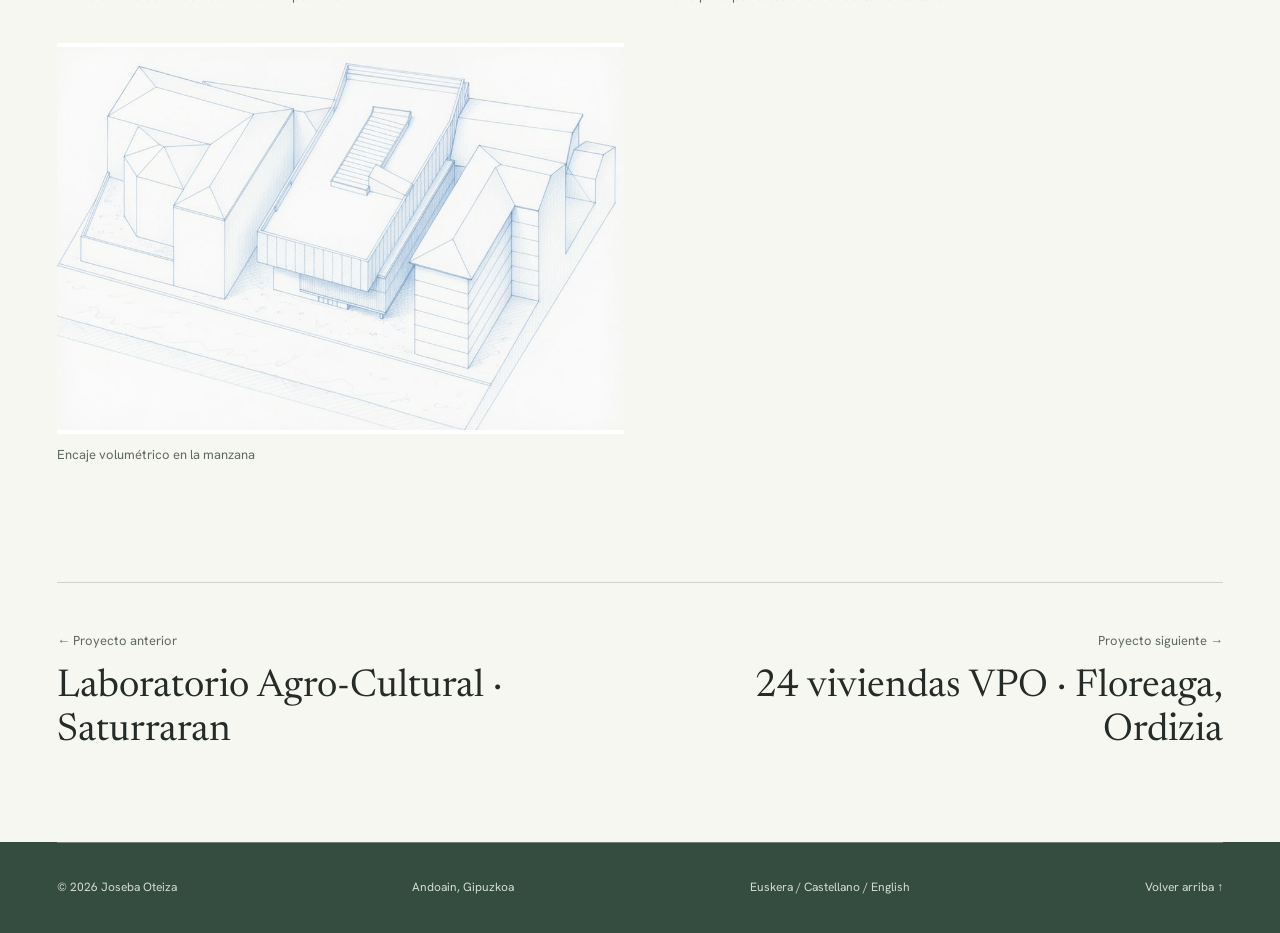
<file: biblioteca-andoain.html>
<!doctype html>
<html lang="es" data-type="service">
<head>
<meta charset="utf-8">
<meta name="viewport" content="width=device-width, initial-scale=1, viewport-fit=cover">
<title>Biblioteca pública y apeadero · Andoain · Joseba Oteiza</title>
<meta name="description" content="Coser dos cotas urbanas con un edificio abierto: parque, apeadero y una biblioteca que respira luz cenital.">
<meta name="theme-color" content="#f7f7f2">
<meta name="page-type" content="service"><meta name="site-kind" content="other">
<link rel="canonical" href="https://joteiza003.github.io/portfolio-arquitectura/biblioteca-andoain.html">
<link rel="icon" type="image/png" href="favicon.png">
<link rel="apple-touch-icon" href="apple-touch-icon.png">
<meta property="og:type" content="website"><meta property="og:site_name" content="Joseba Oteiza · Arquitectura"><meta property="og:locale" content="es_ES">
<meta property="og:title" content="Biblioteca pública y apeadero · Andoain · Joseba Oteiza"><meta property="og:description" content="Coser dos cotas urbanas con un edificio abierto: parque, apeadero y una biblioteca que respira luz cenital.">
<meta property="og:url" content="https://joteiza003.github.io/portfolio-arquitectura/biblioteca-andoain.html"><meta property="og:image" content="https://joteiza003.github.io/portfolio-arquitectura/img/bib-hero-poster.webp">
<meta name="twitter:card" content="summary_large_image"><meta name="twitter:title" content="Biblioteca pública y apeadero · Andoain · Joseba Oteiza"><meta name="twitter:description" content="Coser dos cotas urbanas con un edificio abierto: parque, apeadero y una biblioteca que respira luz cenital."><meta name="twitter:image" content="https://joteiza003.github.io/portfolio-arquitectura/img/bib-hero-poster.webp">
<link rel="preload" href="fonts/editorial-1.woff2" as="font" type="font/woff2" crossorigin>
<link rel="preload" href="fonts/editorial-3.woff2" as="font" type="font/woff2" crossorigin>
<link rel="stylesheet" href="editorial.css?v=8">
<script src="editorial.js?v=8" defer></script>
</head><body class="project-page"><a class="skip-link" href="#contenido">Saltar al contenido</a>
<header class="site-header"><div class="wrap header-inner">
<a class="brand" href="index.html" aria-label="Joseba Oteiza, inicio"><span class="brand-mark" aria-hidden="true">jo.</span><span class="brand-name">Joseba Oteiza<small>Arquitectura</small></span></a>
<button class="menu-toggle" type="button" aria-expanded="false" aria-controls="site-nav" hidden><span data-menu-label>Menú</span><span data-menu-icon aria-hidden="true">+</span></button>
<nav class="site-nav" id="site-nav" aria-label="Navegación principal">
<a href="portfolio.html" >Portfolio</a><a href="cv.html" >CV</a><a href="index.html#perfil">Perfil</a><a class="nav-contact" href="mailto:joseba_oteiza@hotmail.com">Contacto <span class="arrow" aria-hidden="true">↗</span></a>
</nav></div></header><main id="contenido"><div class="project-top wrap"><div class="breadcrumbs"><a href="index.html">Inicio</a><span aria-hidden="true">/</span><a href="portfolio.html">Proyectos</a><span aria-hidden="true">/</span><span>Andoain</span></div><div class="project-heading"><div><span class="kicker">Trabajo Fin de Máster · Máster habilitante</span><h1 data-enter>Biblioteca pública y apeadero · Andoain</h1></div><p class="statement">Coser dos cotas urbanas con un edificio abierto: parque, apeadero y una biblioteca que respira luz cenital.</p></div></div>
<div class="project-cover" data-motion-media data-video-label="Biblioteca y ciudad"><img src="img/bib-hero-poster.webp" srcset="img/responsive/bib-hero-poster-480.webp 480w, img/responsive/bib-hero-poster-768.webp 768w, img/responsive/bib-hero-poster-1024.webp 1024w, img/bib-hero-poster.webp 1104w" sizes="(max-width: 360px) calc(100vw - 36px), (max-width: 600px) calc(100vw - 44px), (max-width: 800px) calc(100vw - 64px), 91.1vw" alt="Visualización de la biblioteca de Andoain, con celosía vegetal y planta baja abierta" width="1104" height="816" fetchpriority="high" decoding="async" data-source="client" data-subject="arquitectura"><video class="motion-video" data-preview-src="media/topaz-v1/bib-hero-1920-60-v1.mp4" data-preview-mobile="media/topaz-v1/bib-hero-1280-60-v1.mp4" muted loop playsinline preload="none" aria-hidden="true" tabindex="-1" hidden></video><button type="button" class="motion-toggle" data-video-toggle aria-label="Reproducir vídeo: Biblioteca y ciudad" hidden><span aria-hidden="true">▶</span><span data-video-action>Reproducir</span></button></div>

  <div class="wrap">
    <div class="ficha">
      <div class="f"><b>Ubicación</b><span>Ámbito de Apeadero, Andoain (Gipuzkoa)</span></div>
      <div class="f"><b>Año</b><span>2021 – 2022</span></div>
      <div class="f"><b>Programa</b><span>Biblioteca, equipamiento y regeneración del espacio urbano</span></div>
      <div class="f"><b>Rol</b><span>Proyecto académico individual completo</span></div>
    </div>
  </div>

  <section class="sec">
    <div class="wrap">
      <h2 class="label">El proyecto</h2>
      <div class="cols">
        <div class=""><p>La regeneración del ámbito de Apeadero parte de una decisión urbana: un aparcamiento semienterrado libera la calle y permite ampliar el parque Txistoki. Sobre esa base, la biblioteca actúa como pieza de costura entre las dos cotas del pueblo.</p>
<p>El edificio se organiza en torno a un atrio con luz cenital, con un programa abierto y flexible: lectura, infancia, talleres y cafetería. La celosía de fachada matiza la luz sobre un zócalo acristalado que mantiene la planta baja permeable.</p></div>
        <div class="">
          <h3 class="did-h">Qué hice</h3>
          <ul class="did"><li>De la escala urbana al detalle: diagnosis, estrategia y proyecto de edificio.</li><li>Programa completo de equipamiento: lectura, infancia, talleres, cafetería.</li><li>Producción íntegra de planos, secciones y visualizaciones.</li></ul>
          <div class="tools"><span>AutoCAD</span><span>Rhinoceros</span><span>Lumion</span><span>Photoshop</span></div>
        </div>
      </div>
    </div>
  </section>

  <section class="film-section wrap" aria-label="Vídeos del proyecto"><details data-film-details><summary>Ver los recorridos en vídeo <span>1 vídeo</span></summary><div class="film-list"><video controls playsinline preload="none" data-src="media/topaz-v1/bib-hero-1920-60-v1.mp4" poster="img/bib-hero-poster.webp" aria-label="Recorrido del proyecto, vídeo 1"><source src="media/topaz-v1/bib-hero-1920-60-v1.mp4" type="video/mp4">Tu navegador no puede reproducir este vídeo. <a href="media/topaz-v1/bib-hero-1920-60-v1.mp4">Abrir vídeo 1</a>.</video></div></details></section><section class="gal production-gallery"><div class="wrap"><h2 class="g-sub">Luz, recorrido y vida pública</h2><figure class="g-item render-image" data-render-key="BIB-01"><img src="img/produccion/bib-01-publicacion-v1.webp" srcset="img/responsive/bib-01-publicacion-v1-480.webp 480w, img/responsive/bib-01-publicacion-v1-768.webp 768w, img/responsive/bib-01-publicacion-v1-1024.webp 1024w, img/responsive/bib-01-publicacion-v1-1440.webp 1440w, img/produccion/bib-01-publicacion-v1.webp 1536w" sizes="(max-width: 360px) calc(100vw - 36px), (max-width: 600px) calc(100vw - 44px), (max-width: 800px) calc(100vw - 64px), 91.1vw" alt="Atrio · luz cenital y recorrido vertical" loading="lazy" decoding="async" data-source="client" data-subject="arquitectura" width="1536" height="1024" data-source="client" data-subject="arquitectura"><figcaption class="g-cap">Atrio · luz cenital y recorrido vertical</figcaption></figure><figure class="g-item render-image" data-render-key="BIB-04"><img src="img/produccion/bib-04-publicacion-v1.webp" srcset="img/responsive/bib-04-publicacion-v1-480.webp 480w, img/responsive/bib-04-publicacion-v1-768.webp 768w, img/responsive/bib-04-publicacion-v1-1024.webp 1024w, img/responsive/bib-04-publicacion-v1-1440.webp 1440w, img/produccion/bib-04-publicacion-v1.webp 1536w" sizes="(max-width: 360px) calc(100vw - 36px), (max-width: 600px) calc(100vw - 44px), (max-width: 800px) calc(100vw - 64px), 91.1vw" alt="Cafetería · estancia abierta al patio" loading="lazy" decoding="async" data-source="client" data-subject="arquitectura" width="1536" height="1024" data-source="client" data-subject="arquitectura"><figcaption class="g-cap">Cafetería · estancia abierta al patio</figcaption></figure><p class="visualisation-note">Visualizaciones de proyecto. Entorno y vegetación interpretados.</p><h2 class="g-sub">El edificio y la ciudad</h2><figure class="g-item render-image" data-render-key="bib-r1"><img src="img/bib-r1.webp" srcset="img/responsive/bib-r1-480.webp 480w, img/responsive/bib-r1-768.webp 768w, img/bib-r1.webp 874w" sizes="(max-width: 360px) calc(100vw - 36px), (max-width: 600px) calc(100vw - 44px), (max-width: 800px) calc(100vw - 64px), 91.1vw" alt="Vista aérea del ámbito: biblioteca, parque y trama urbana" loading="lazy" decoding="async" data-source="client" data-subject="arquitectura" width="874" height="602" data-source="client" data-subject="arquitectura"><figcaption class="g-cap">Vista aérea del ámbito: biblioteca, parque y trama urbana</figcaption></figure><div class="g-pair"><figure class="g-item document-image" data-render-key="5af573251f4c098b"><img src="img/archive/5af573251f4c098b.jpg" srcset="img/responsive/5af573251f4c098b-480.webp 480w, img/responsive/5af573251f4c098b-768.webp 768w, img/responsive/5af573251f4c098b-1024.webp 1024w, img/archive/5af573251f4c098b.jpg 1100w" sizes="(max-width: 360px) calc(100vw - 36px), (max-width: 600px) calc(100vw - 44px), (max-width: 800px) calc(100vw - 64px), 91.1vw" alt="Axonometría del ámbito: parque en cubierta, biblioteca y conexiones" loading="lazy" decoding="async" data-source="client" data-subject="arquitectura" width="1100" height="826" data-source="client" data-subject="arquitectura"><figcaption class="g-cap">Axonometría del ámbito: parque en cubierta, biblioteca y conexiones</figcaption></figure><figure class="g-item document-image" data-render-key="477cb533437e8343"><img src="img/archive/477cb533437e8343.jpg" srcset="img/responsive/477cb533437e8343-480.webp 480w, img/responsive/477cb533437e8343-768.webp 768w, img/archive/477cb533437e8343.jpg 920w" sizes="(max-width: 360px) calc(100vw - 36px), (max-width: 600px) calc(100vw - 44px), (max-width: 800px) calc(100vw - 64px), 91.1vw" alt="Génesis del volumen: esquemas conceptuales" loading="lazy" decoding="async" data-source="client" data-subject="arquitectura" width="920" height="690" data-source="client" data-subject="arquitectura"><figcaption class="g-cap">Génesis del volumen: esquemas conceptuales</figcaption></figure></div><div class="g-pair"><figure class="g-item document-image" data-render-key="06424c6caca11e3c"><img src="img/archive/06424c6caca11e3c.jpg" srcset="img/responsive/06424c6caca11e3c-480.webp 480w, img/responsive/06424c6caca11e3c-768.webp 768w, img/archive/06424c6caca11e3c.jpg 920w" sizes="(max-width: 360px) calc(100vw - 36px), (max-width: 600px) calc(100vw - 44px), (max-width: 800px) calc(100vw - 64px), 91.1vw" alt="Organización del programa de la biblioteca" loading="lazy" decoding="async" data-source="client" data-subject="arquitectura" width="920" height="518" data-source="client" data-subject="arquitectura"><figcaption class="g-cap">Organización del programa de la biblioteca</figcaption></figure><figure class="g-item document-image" data-render-key="b95b181f734ccdfa"><img src="img/archive/b95b181f734ccdfa.jpg" srcset="img/responsive/b95b181f734ccdfa-480.webp 480w, img/responsive/b95b181f734ccdfa-768.webp 768w, img/responsive/b95b181f734ccdfa-1024.webp 1024w, img/archive/b95b181f734ccdfa.jpg 1100w" sizes="(max-width: 360px) calc(100vw - 36px), (max-width: 600px) calc(100vw - 44px), (max-width: 800px) calc(100vw - 64px), 91.1vw" alt="Planta baja en su entorno: plaza y parque Txistoki" loading="lazy" decoding="async" data-source="client" data-subject="arquitectura" width="1100" height="825" data-source="client" data-subject="arquitectura"><figcaption class="g-cap">Planta baja en su entorno: plaza y parque Txistoki</figcaption></figure></div><div class="g-pair"><figure class="g-item document-image" data-render-key="2e51df539028d9b9"><img src="img/archive/2e51df539028d9b9.jpg" srcset="img/responsive/2e51df539028d9b9-480.webp 480w, img/responsive/2e51df539028d9b9-768.webp 768w, img/archive/2e51df539028d9b9.jpg 920w" sizes="(max-width: 360px) calc(100vw - 36px), (max-width: 600px) calc(100vw - 44px), (max-width: 800px) calc(100vw - 64px), 91.1vw" alt="Planta superior: salas de lectura y talleres" loading="lazy" decoding="async" data-source="client" data-subject="arquitectura" width="920" height="546" data-source="client" data-subject="arquitectura"><figcaption class="g-cap">Planta superior: salas de lectura y talleres</figcaption></figure><figure class="g-item document-image" data-render-key="e34001da8e77871b"><img src="img/archive/e34001da8e77871b.jpg" srcset="img/responsive/e34001da8e77871b-480.webp 480w, img/responsive/e34001da8e77871b-768.webp 768w, img/archive/e34001da8e77871b.jpg 920w" sizes="(max-width: 360px) calc(100vw - 36px), (max-width: 600px) calc(100vw - 44px), (max-width: 800px) calc(100vw - 64px), 91.1vw" alt="Sección longitudinal por el atrio" loading="lazy" decoding="async" data-source="client" data-subject="arquitectura" width="920" height="518" data-source="client" data-subject="arquitectura"><figcaption class="g-cap">Sección longitudinal por el atrio</figcaption></figure></div><div class="g-pair"><figure class="g-item document-image" data-render-key="dc264d8a86f13b45"><img src="img/archive/dc264d8a86f13b45.jpg" srcset="img/responsive/dc264d8a86f13b45-480.webp 480w, img/responsive/dc264d8a86f13b45-768.webp 768w, img/responsive/dc264d8a86f13b45-1024.webp 1024w, img/archive/dc264d8a86f13b45.jpg 1100w" sizes="(max-width: 360px) calc(100vw - 36px), (max-width: 600px) calc(100vw - 44px), (max-width: 800px) calc(100vw - 64px), 91.1vw" alt="Alzado urbano continuo del ámbito de Apeadero" loading="lazy" decoding="async" data-source="client" data-subject="arquitectura" width="1100" height="226" data-source="client" data-subject="arquitectura"><figcaption class="g-cap">Alzado urbano continuo del ámbito de Apeadero</figcaption></figure><figure class="g-item document-image" data-render-key="1302f8fc09f1184f"><img src="img/archive/1302f8fc09f1184f.jpg" srcset="img/responsive/1302f8fc09f1184f-480.webp 480w, img/responsive/1302f8fc09f1184f-768.webp 768w, img/archive/1302f8fc09f1184f.jpg 920w" sizes="(max-width: 360px) calc(100vw - 36px), (max-width: 600px) calc(100vw - 44px), (max-width: 800px) calc(100vw - 64px), 91.1vw" alt="Alzado principal: celosía sobre zócalo acristalado" loading="lazy" decoding="async" data-source="client" data-subject="arquitectura" width="920" height="878" data-source="client" data-subject="arquitectura"><figcaption class="g-cap">Alzado principal: celosía sobre zócalo acristalado</figcaption></figure></div><div class="g-pair"><figure class="g-item document-image" data-render-key="0ef0f418d7638794"><img src="img/archive/0ef0f418d7638794.jpg" srcset="img/responsive/0ef0f418d7638794-480.webp 480w, img/responsive/0ef0f418d7638794-768.webp 768w, img/archive/0ef0f418d7638794.jpg 920w" sizes="(max-width: 360px) calc(100vw - 36px), (max-width: 600px) calc(100vw - 44px), (max-width: 800px) calc(100vw - 64px), 91.1vw" alt="Encaje volumétrico en la manzana" loading="lazy" decoding="async" data-source="client" data-subject="arquitectura" width="920" height="621" data-source="client" data-subject="arquitectura"><figcaption class="g-cap">Encaje volumétrico en la manzana</figcaption></figure></div></div></section>

  <div class="wrap">
    <nav class="pn">
      <a class='rv' href="saturraran.html"><span class="dir">← Proyecto anterior</span><span class="t">Laboratorio Agro-Cultural · Saturraran</span></a>
      <a class='next rv' href="vpo-ordizia.html" style='--d:.06s'><span class="dir">Proyecto siguiente →</span><span class="t">24 viviendas VPO · Floreaga, Ordizia</span></a>
    </nav>
  </div>
</main><footer class="site-footer" id="contacto"><div class="wrap">
<div class="footer-bottom"><span>© 2026 Joseba Oteiza</span><span>Andoain, Gipuzkoa</span><span>Euskera / Castellano / English</span><a href="#contenido">Volver arriba ↑</a></div>
</div></footer></body></html>
</file>
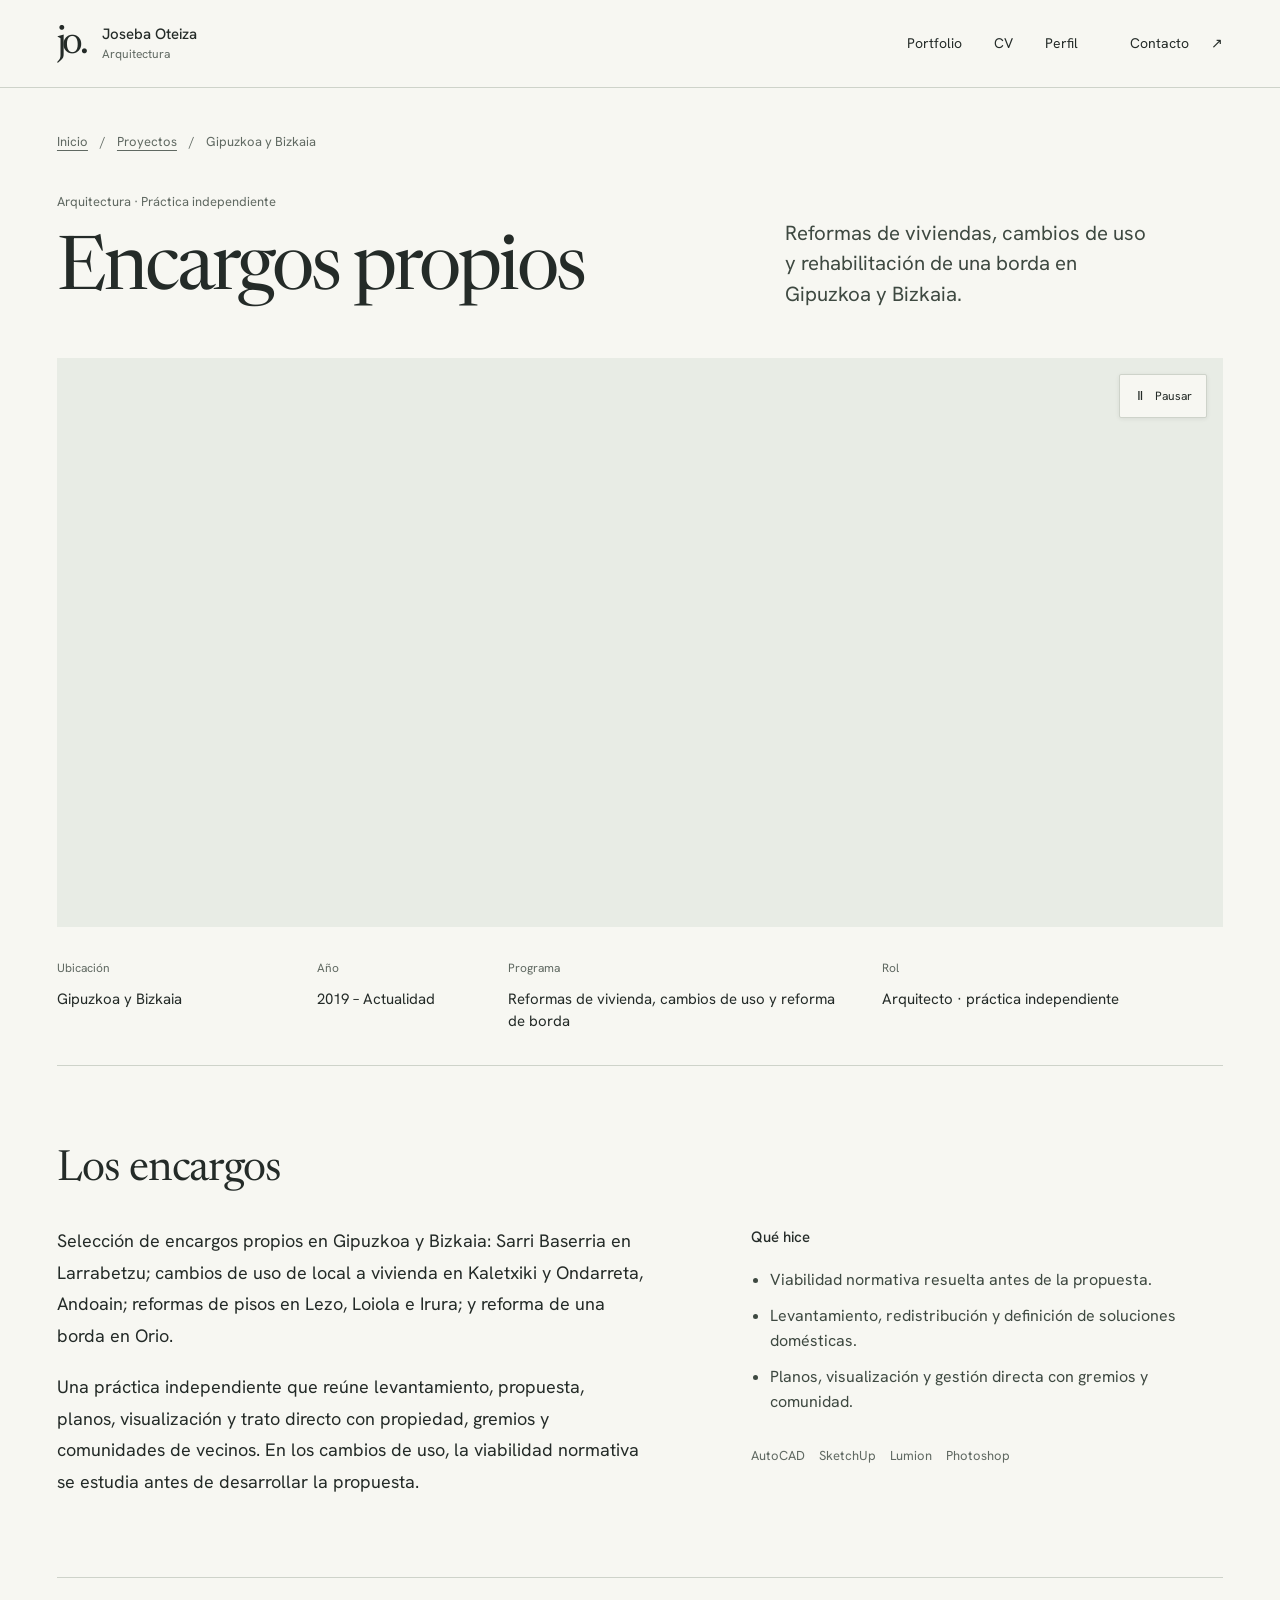
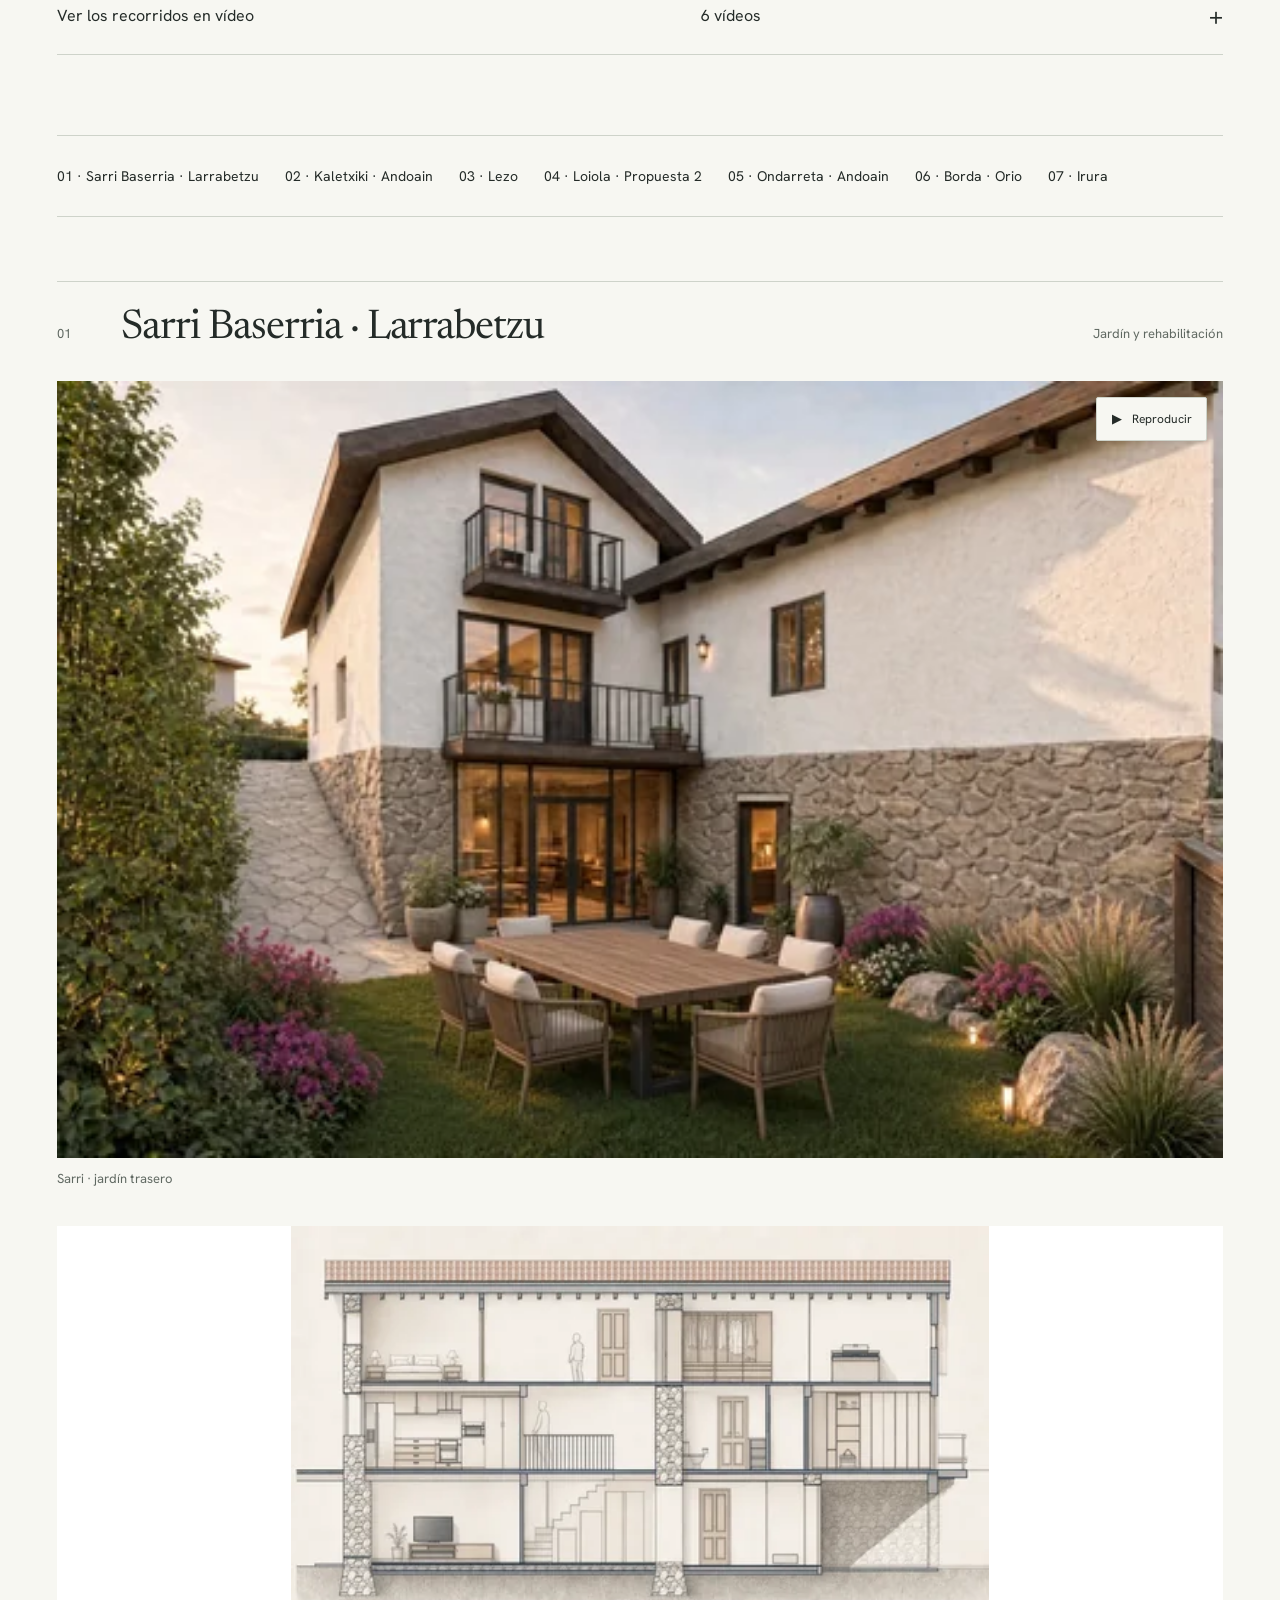
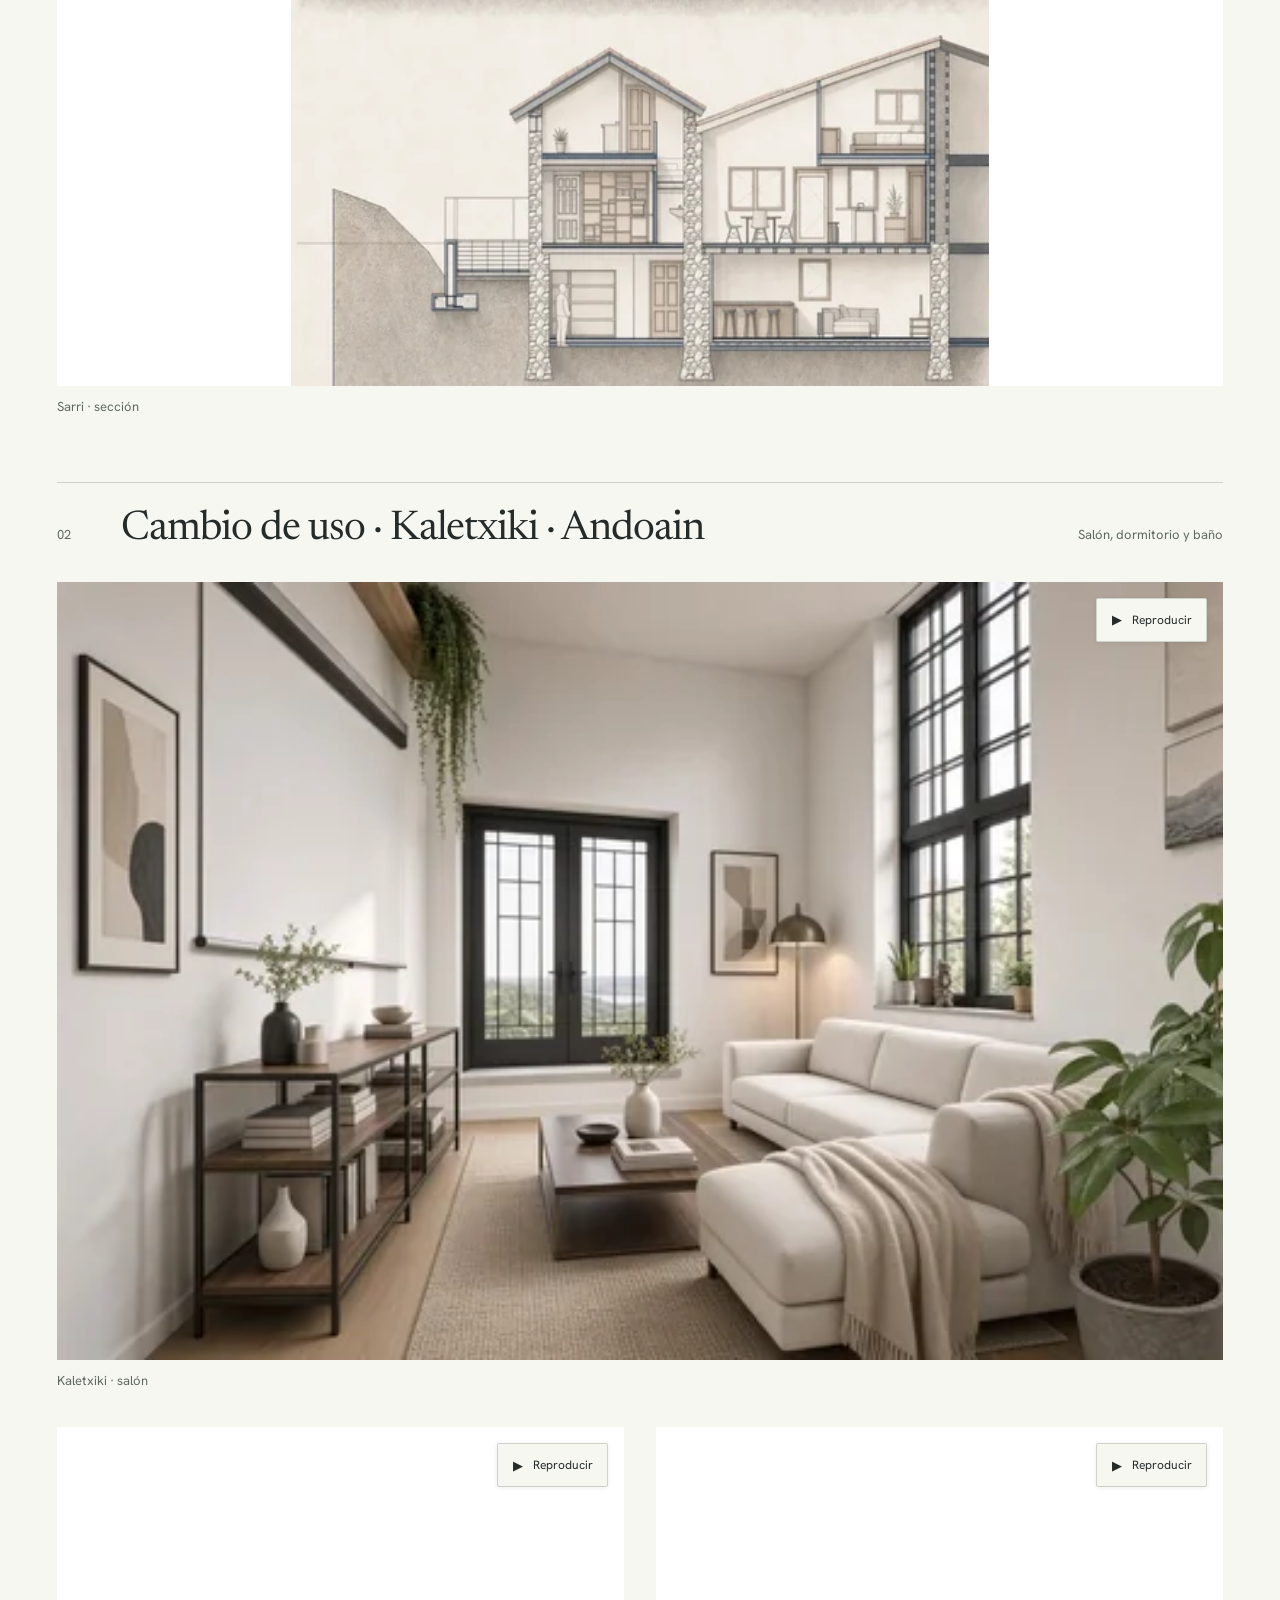
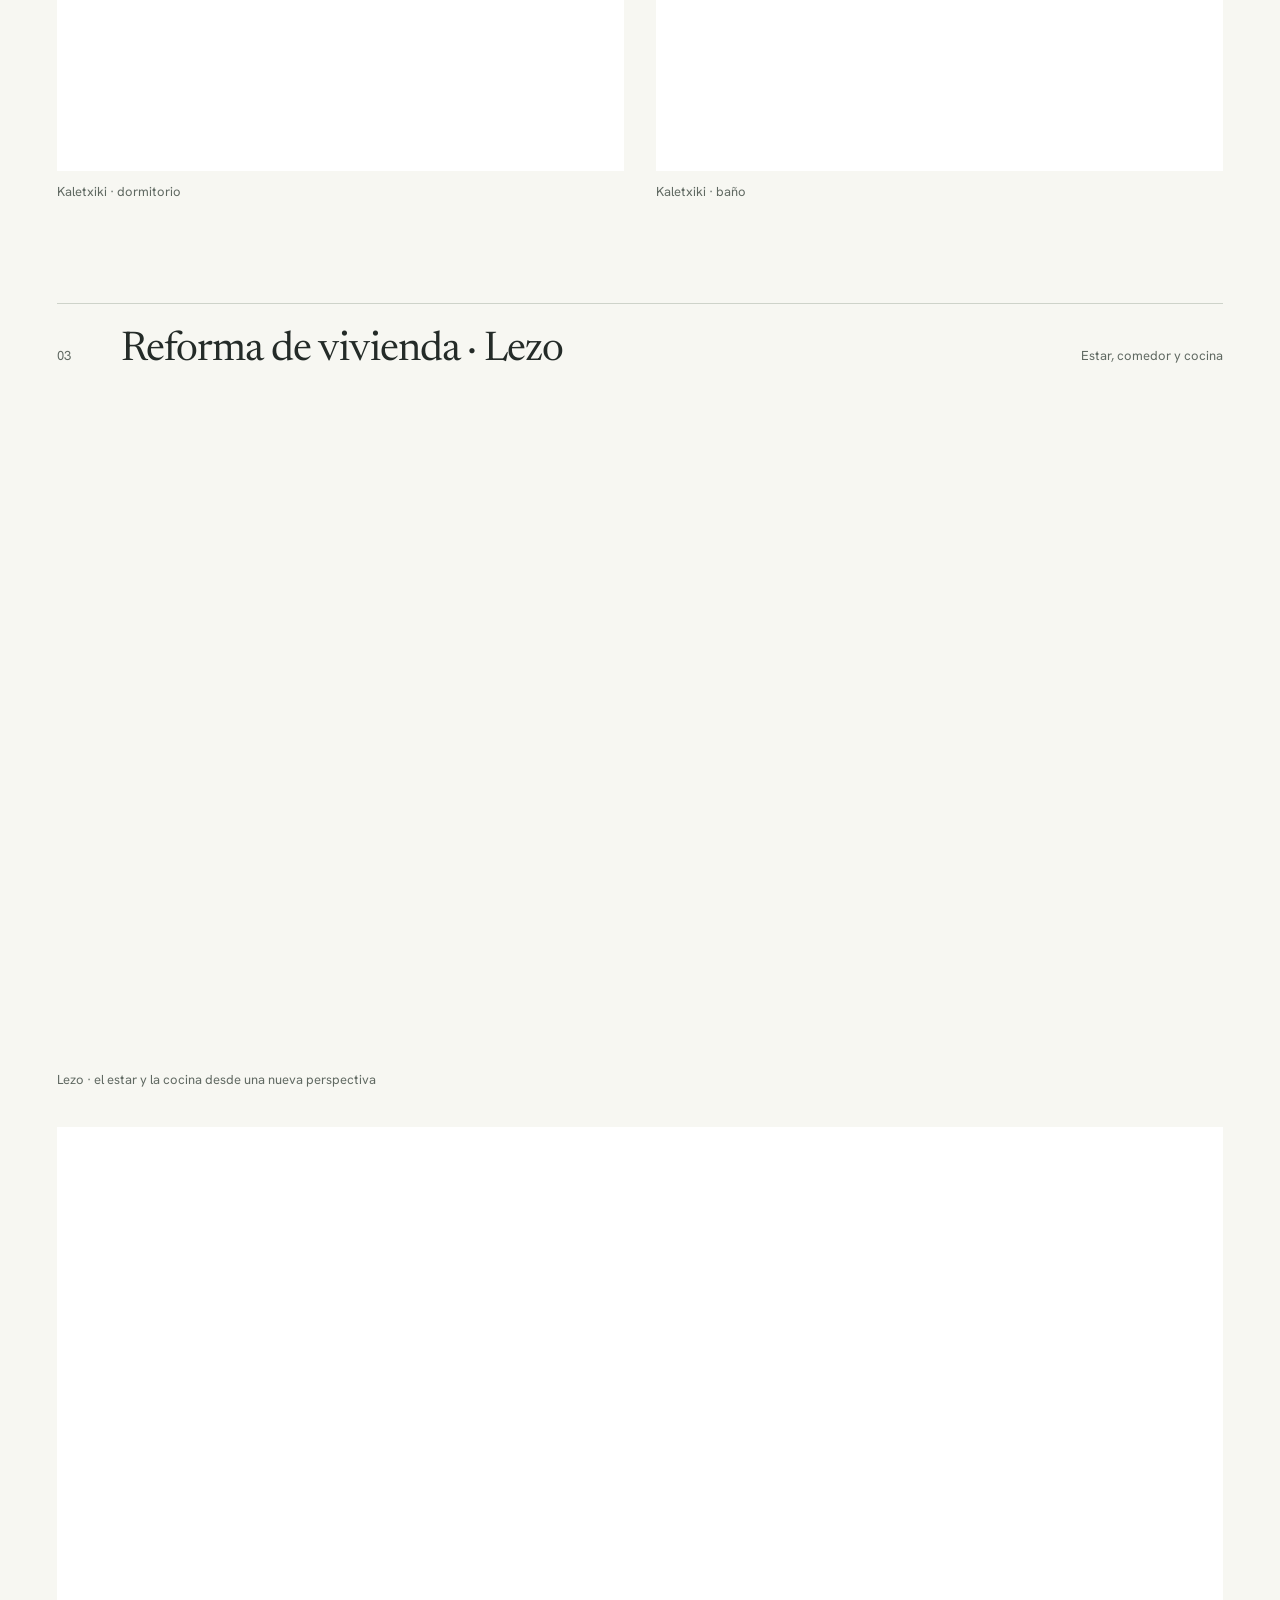
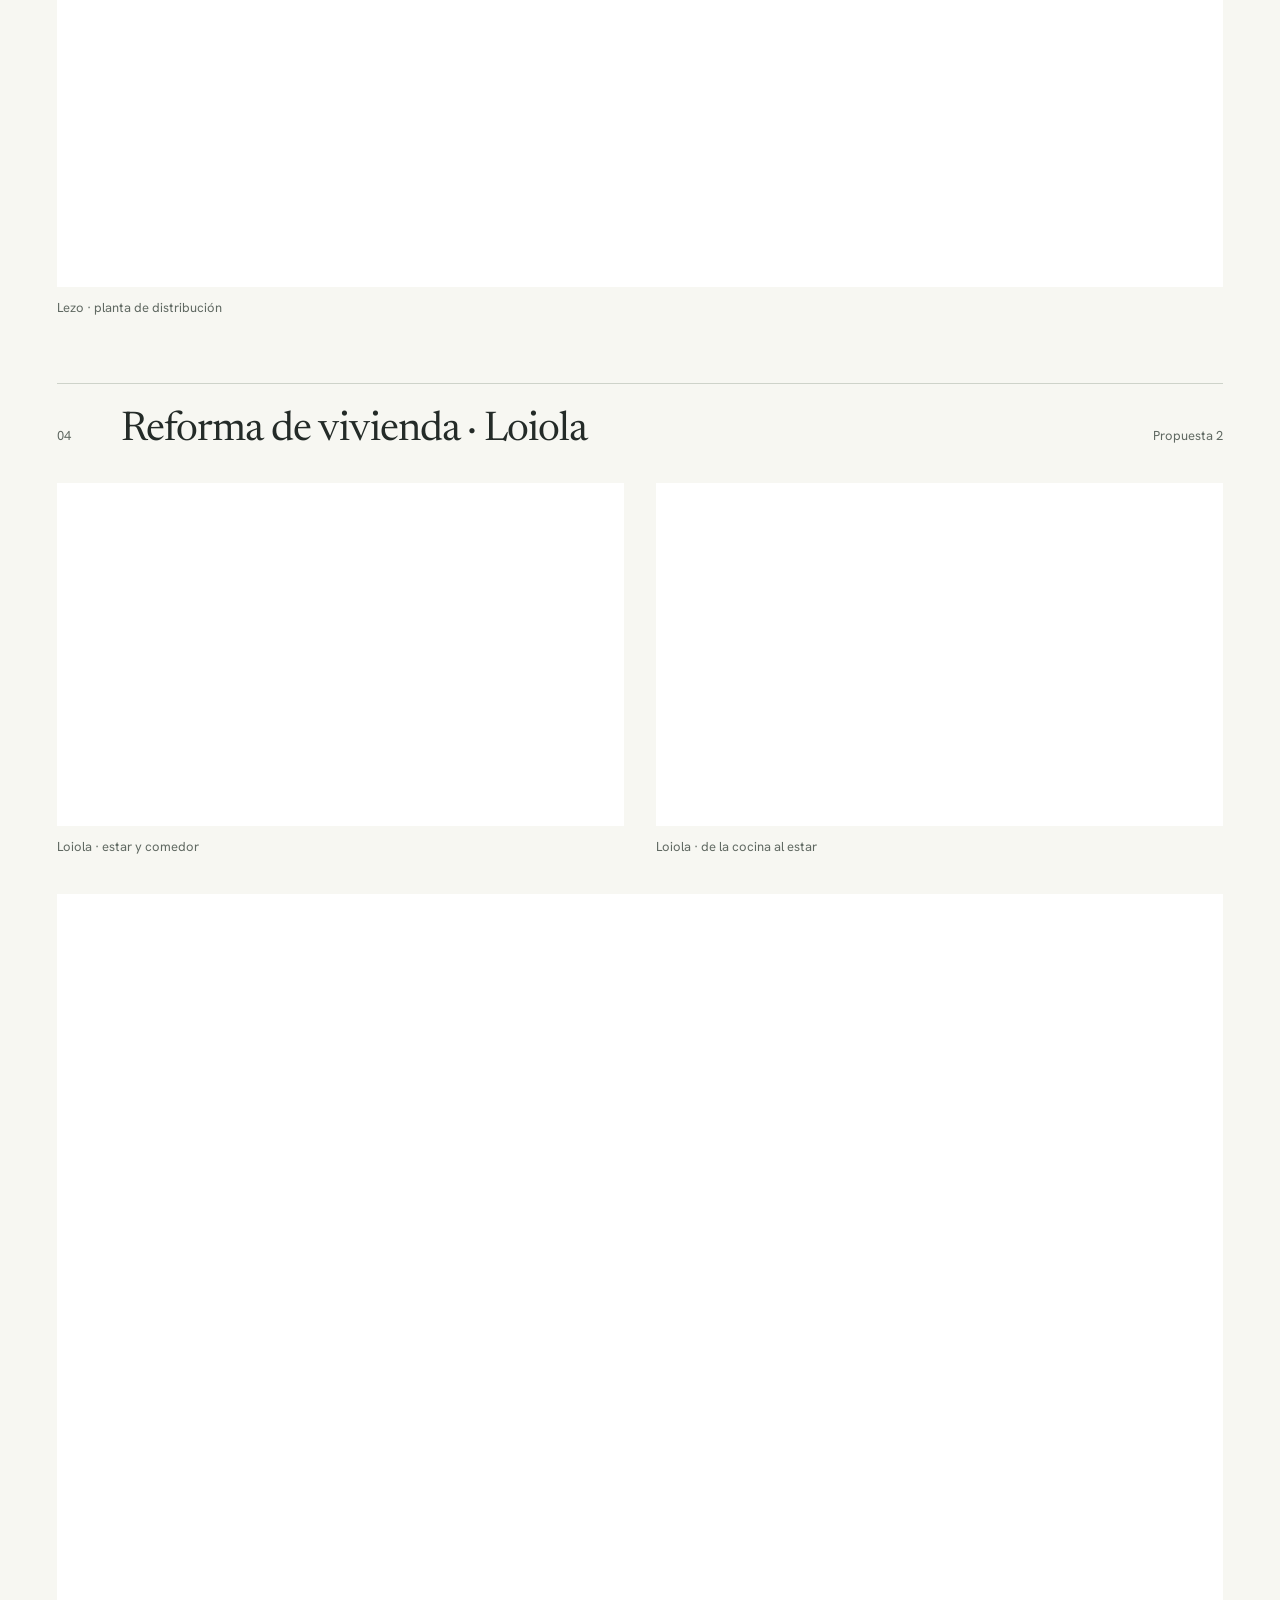
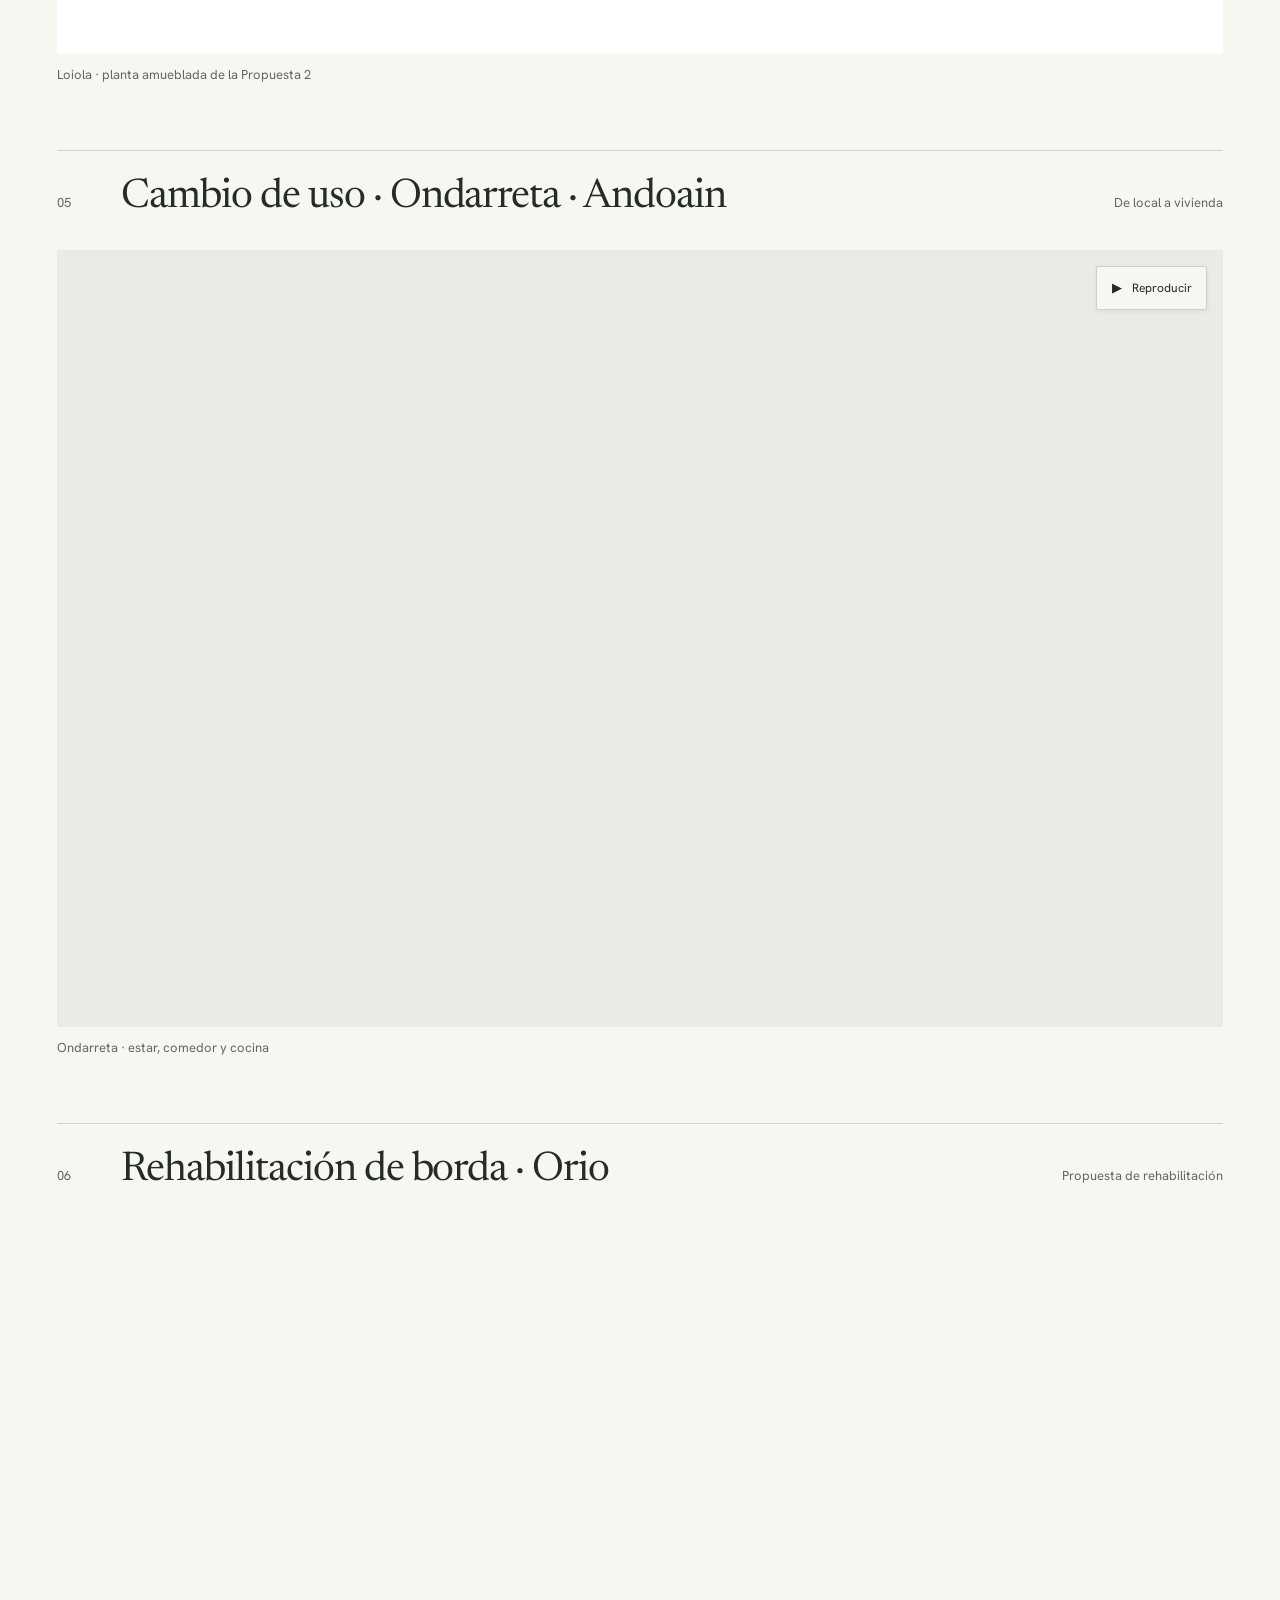
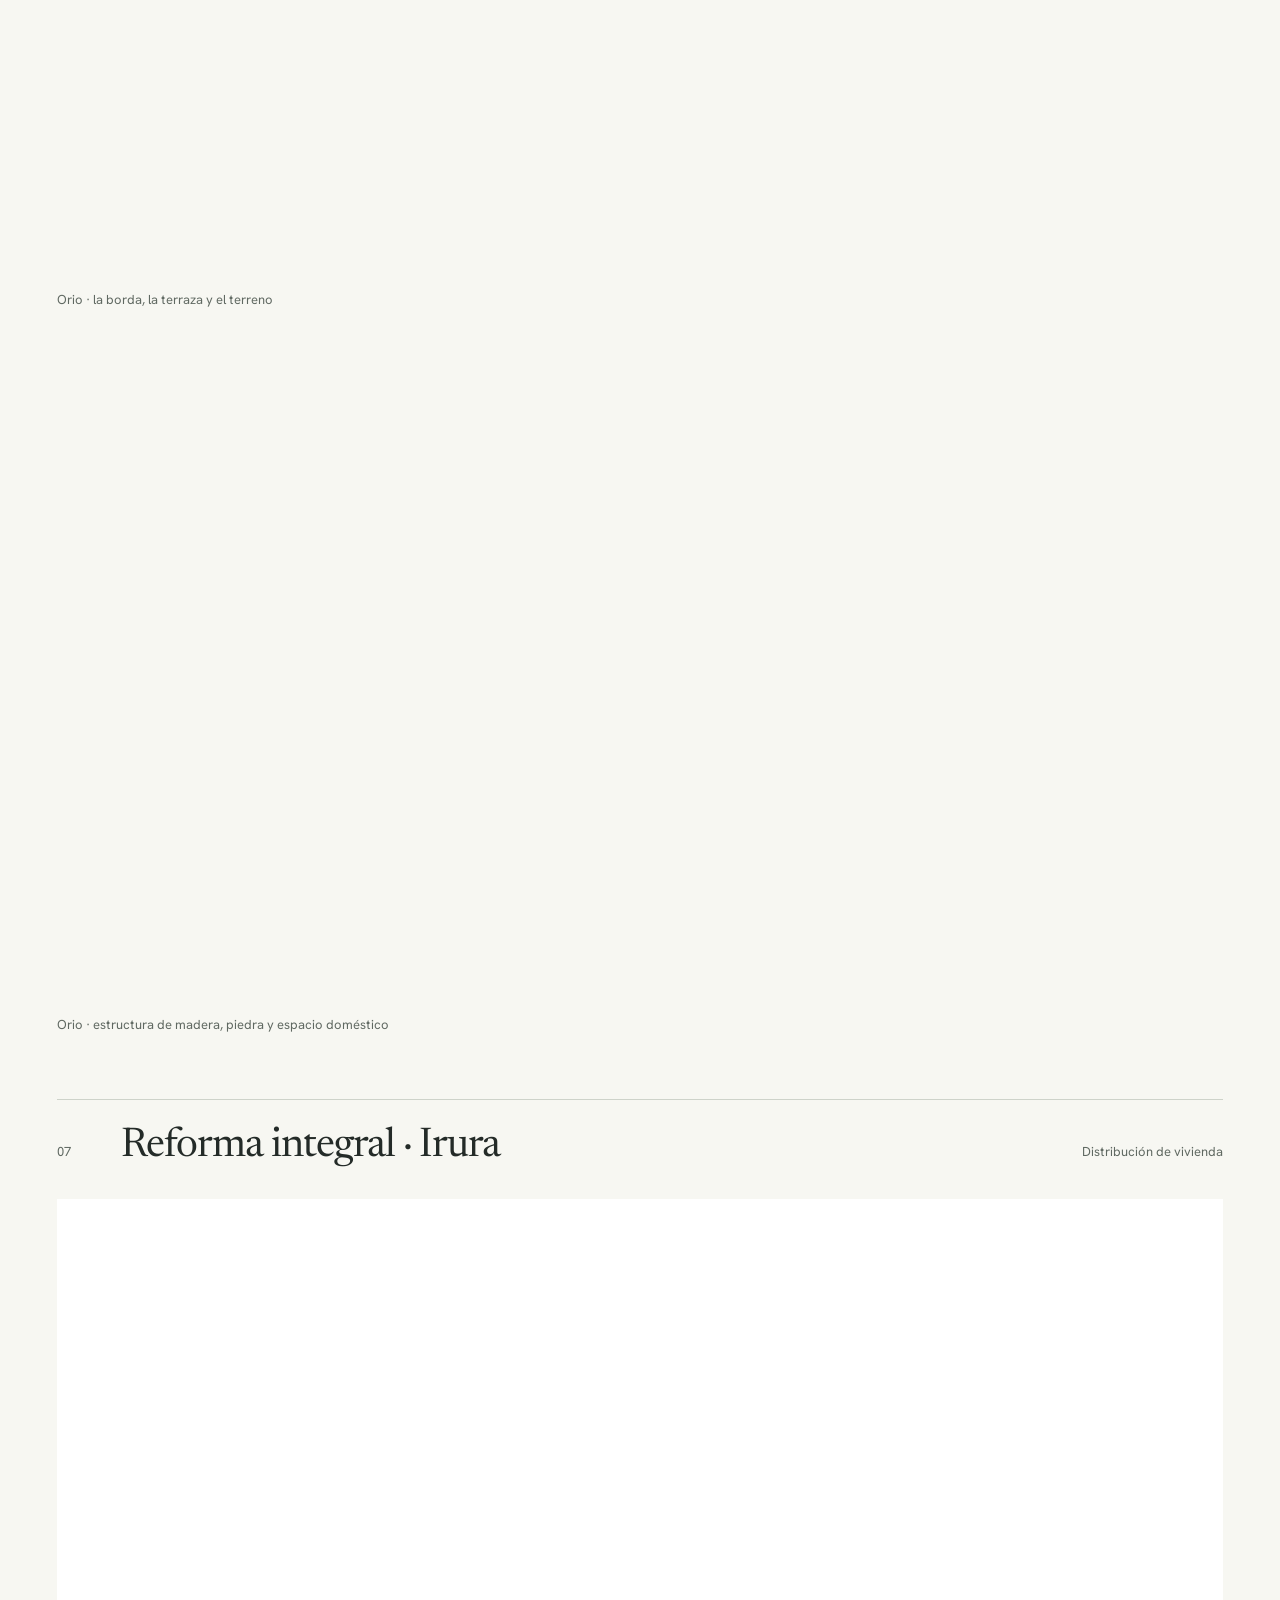
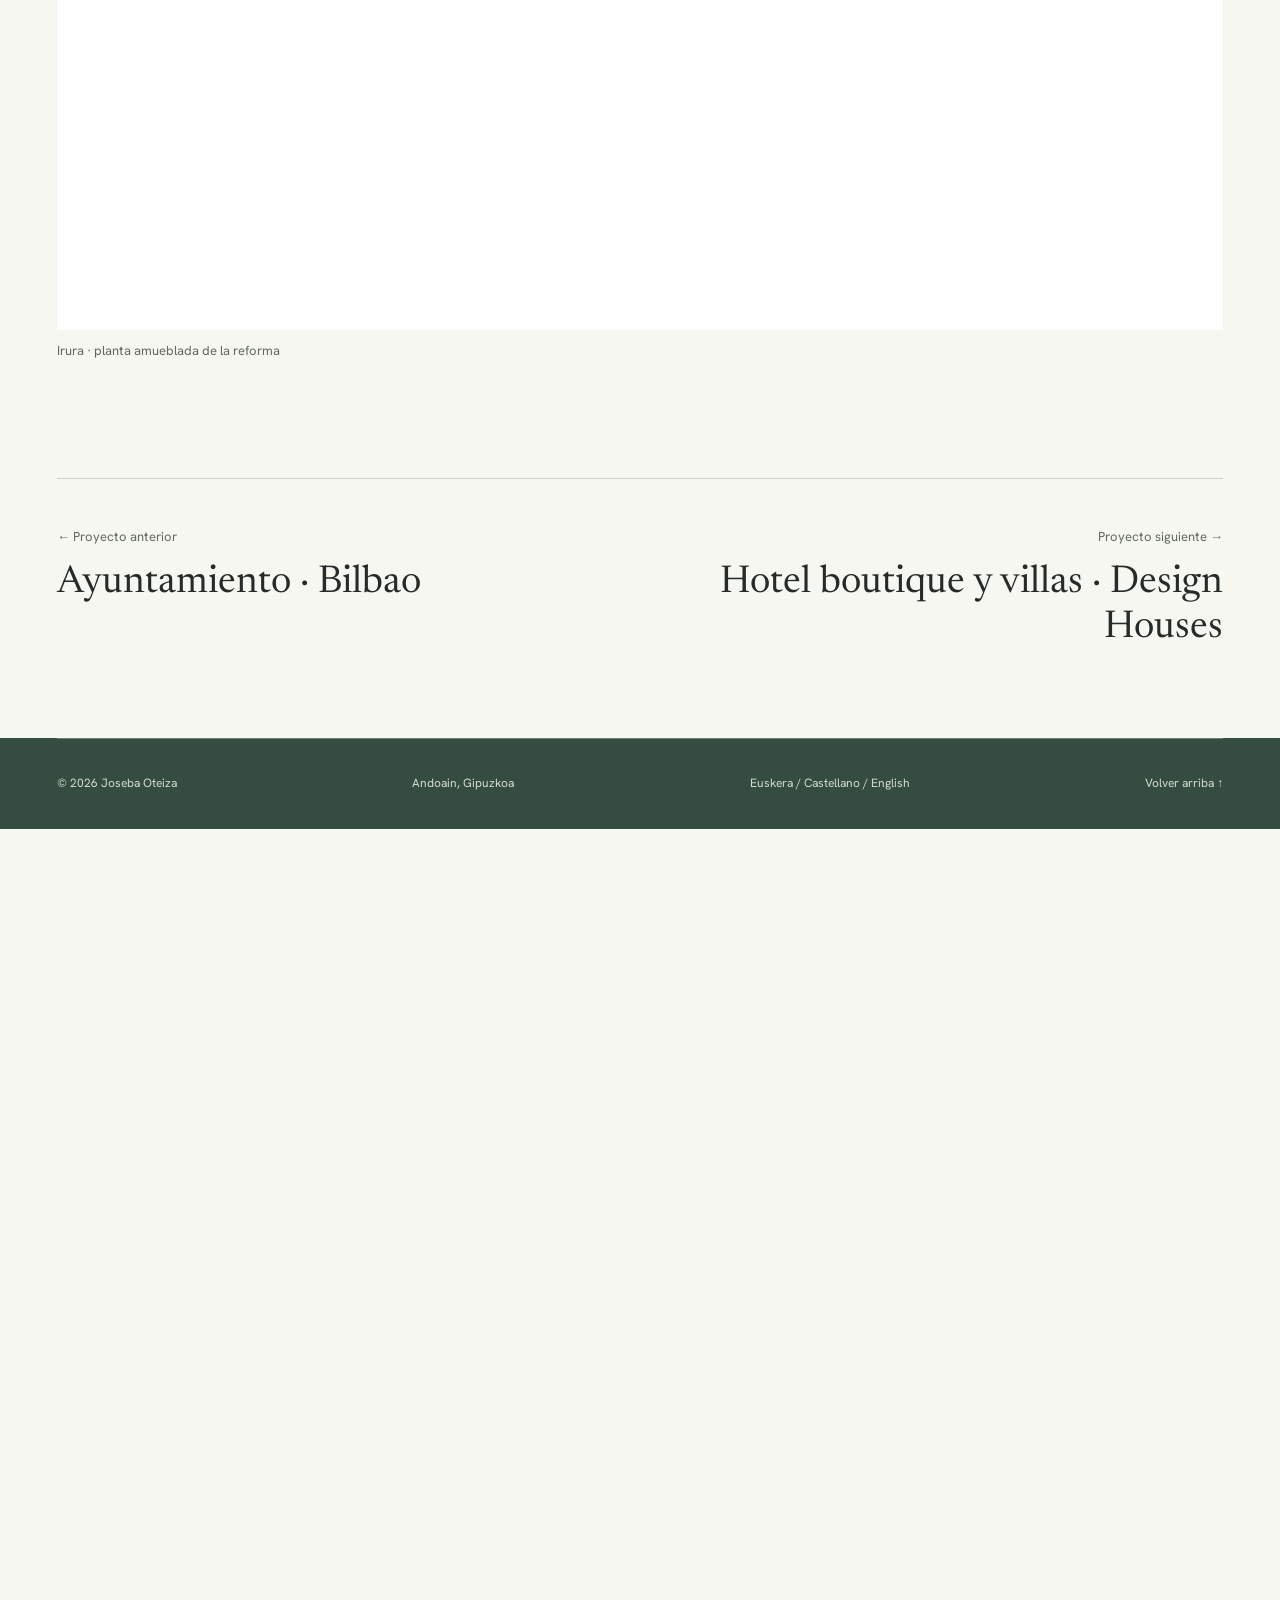
<file: cambio-uso-andoain.html>
<!DOCTYPE html><html lang="es"><head><meta charset="UTF-8"><meta http-equiv="refresh" content="0;url=encargos-propios.html"><link rel="canonical" href="https://joteiza003.github.io/portfolio-arquitectura/encargos-propios.html"><title>Encargos propios · Joseba Oteiza</title></head><body><p><a href="encargos-propios.html">Ver Encargos propios</a></p></body></html>
</file>
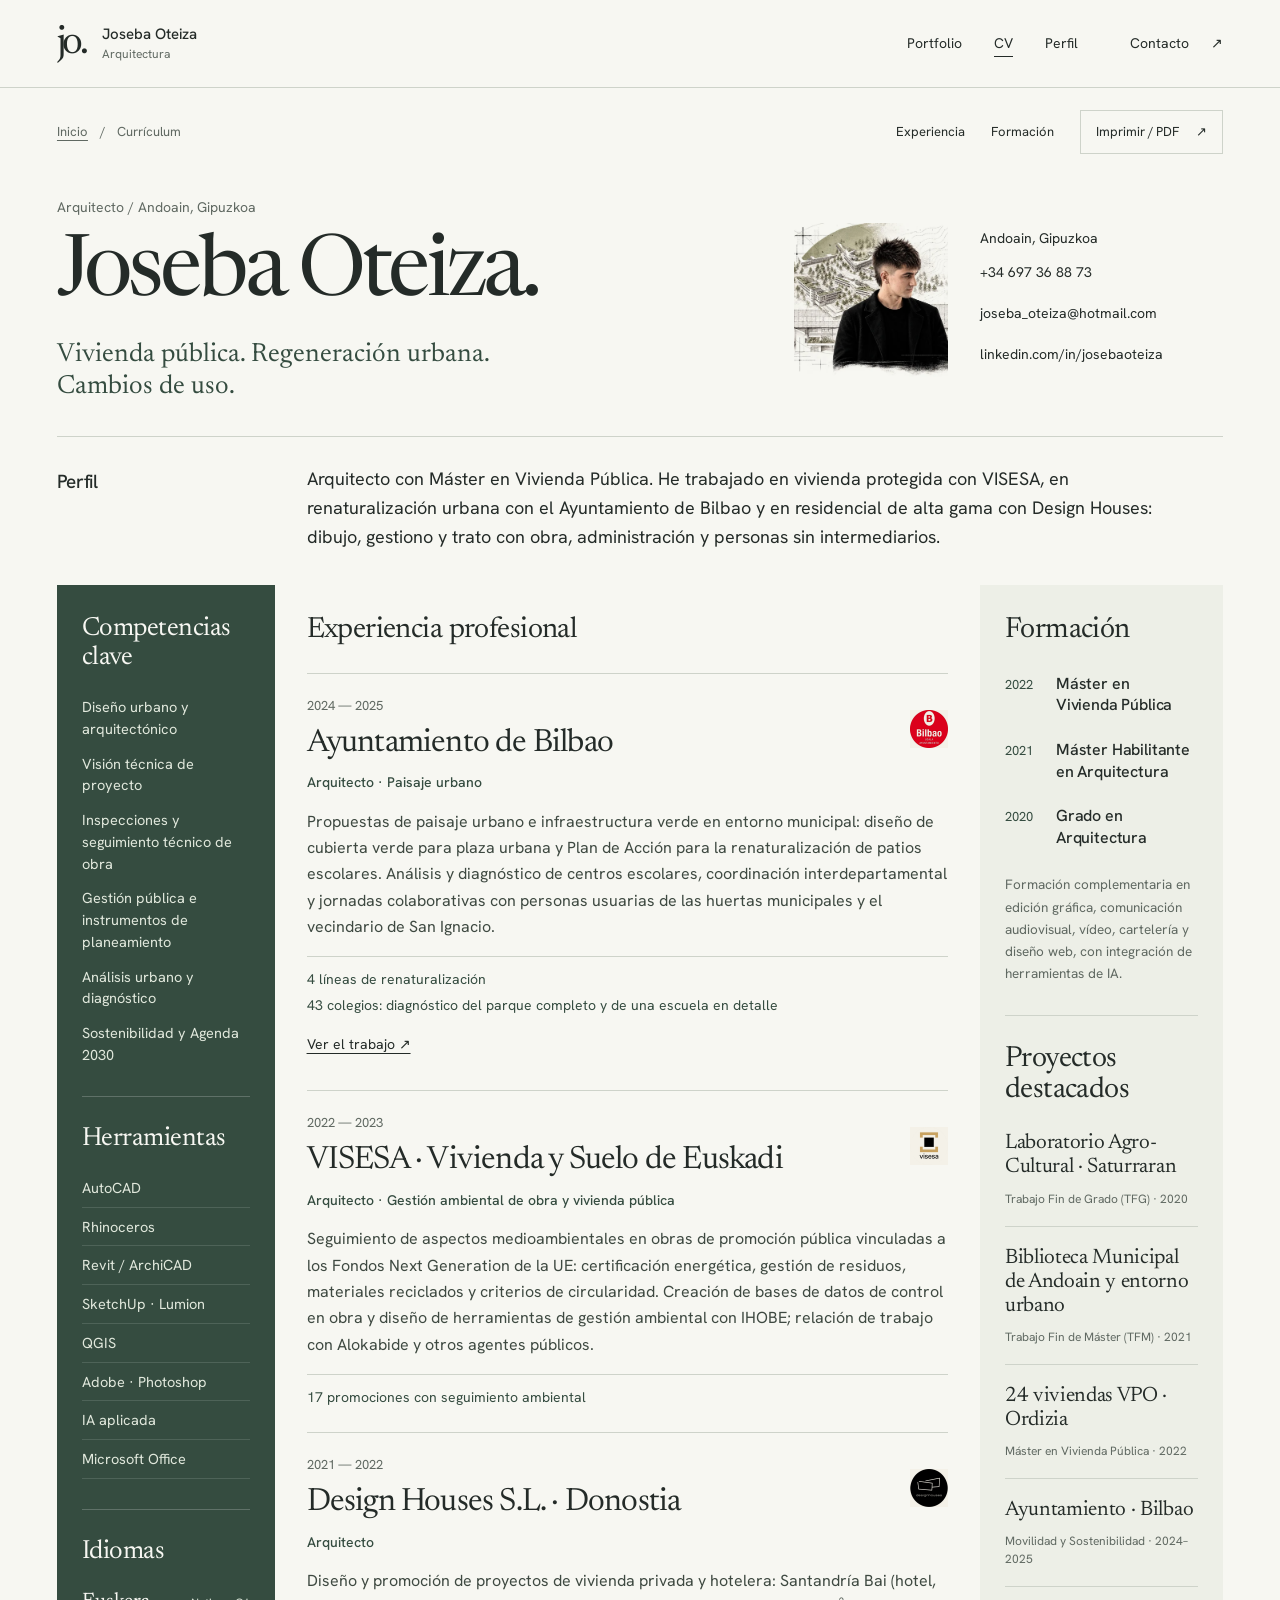
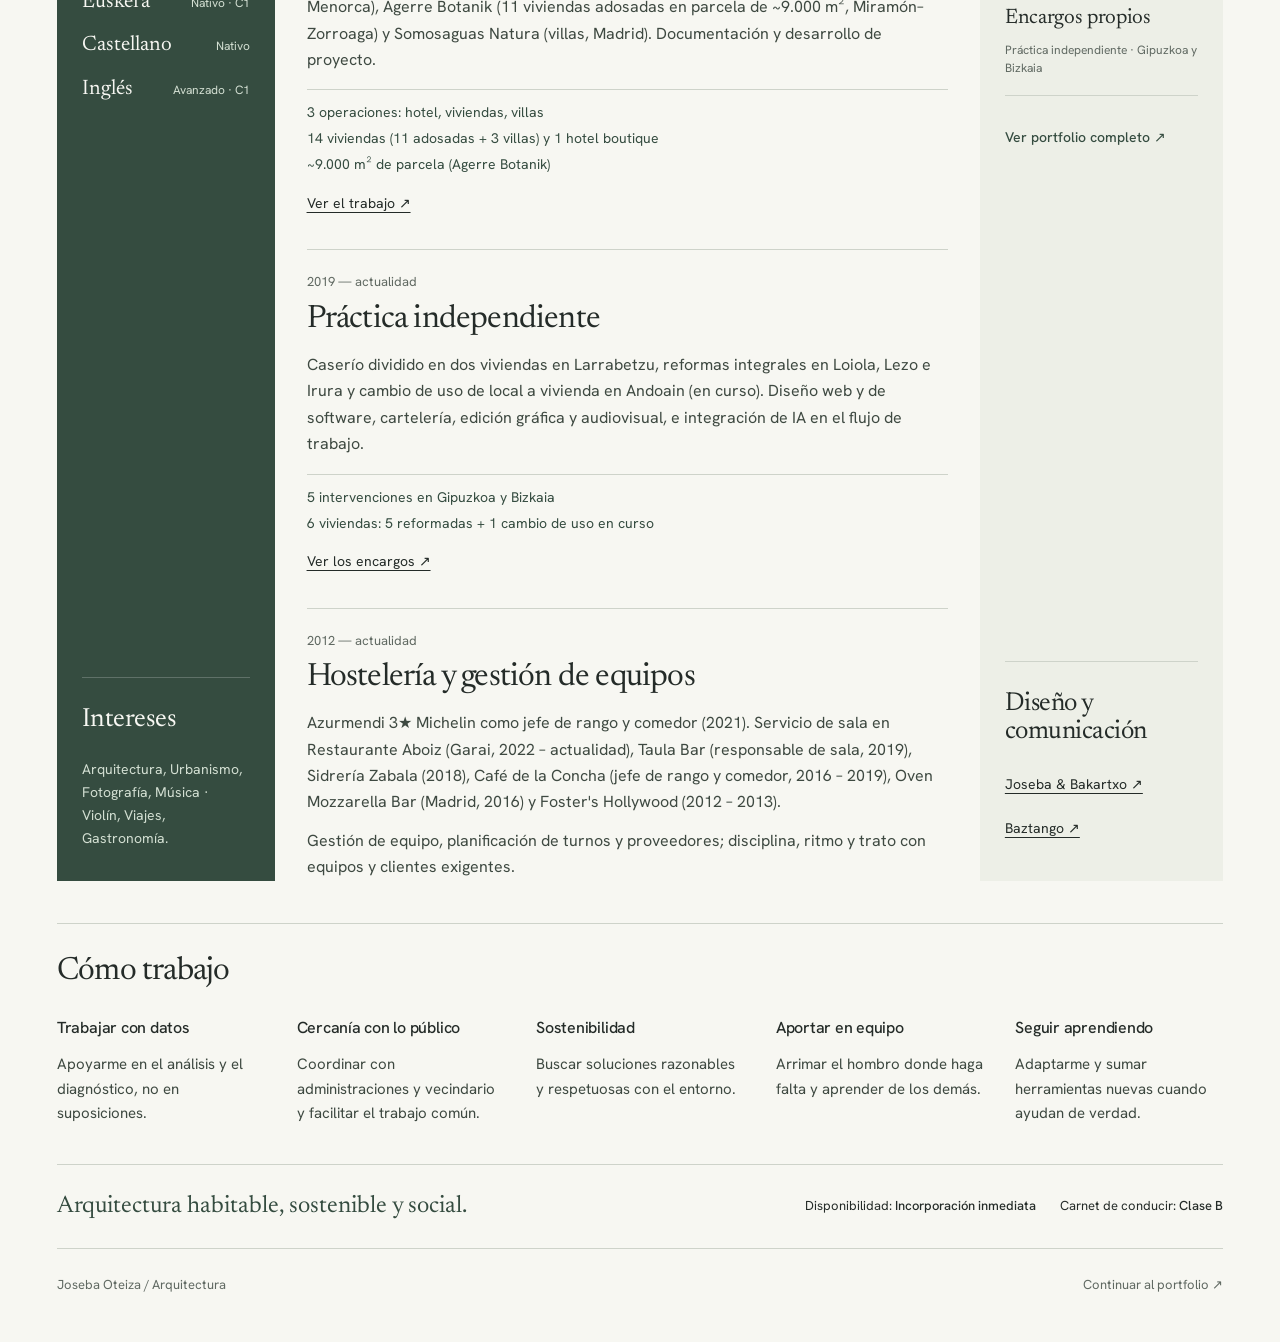
<file: cv.html>
<!doctype html>
<html lang="es" data-type="service">
<head>
<meta charset="utf-8">
<meta name="viewport" content="width=device-width, initial-scale=1, viewport-fit=cover">
<title>CV · Joseba Oteiza | Arquitecto</title>
<meta name="description" content="Currículum de Joseba Oteiza: experiencia, formación, competencias, idiomas y proyectos de arquitectura.">
<meta name="theme-color" content="#f7f7f2">
<meta name="page-type" content="service"><meta name="site-kind" content="other">
<link rel="canonical" href="https://joteiza003.github.io/portfolio-arquitectura/cv.html">
<link rel="icon" type="image/png" href="favicon.png">
<link rel="apple-touch-icon" href="apple-touch-icon.png">
<meta property="og:type" content="website"><meta property="og:site_name" content="Joseba Oteiza · Arquitectura"><meta property="og:locale" content="es_ES">
<meta property="og:title" content="CV · Joseba Oteiza | Arquitecto"><meta property="og:description" content="Currículum de Joseba Oteiza: experiencia, formación, competencias, idiomas y proyectos de arquitectura.">
<meta property="og:url" content="https://joteiza003.github.io/portfolio-arquitectura/cv.html"><meta property="og:image" content="https://joteiza003.github.io/portfolio-arquitectura/og-image.jpg">
<meta name="twitter:card" content="summary_large_image"><meta name="twitter:title" content="CV · Joseba Oteiza | Arquitecto"><meta name="twitter:description" content="Currículum de Joseba Oteiza: experiencia, formación, competencias, idiomas y proyectos de arquitectura."><meta name="twitter:image" content="https://joteiza003.github.io/portfolio-arquitectura/og-image.jpg">
<link rel="preload" href="fonts/editorial-1.woff2" as="font" type="font/woff2" crossorigin>
<link rel="preload" href="fonts/editorial-3.woff2" as="font" type="font/woff2" crossorigin>
<link rel="stylesheet" href="editorial.css?v=8">
<script src="editorial.js?v=8" defer></script>
<link rel="stylesheet" href="cv-sheet.css?v=3">
</head><body class="cv-page cv-document-page"><a class="skip-link" href="#contenido">Saltar al contenido</a>
<header class="site-header"><div class="wrap header-inner">
<a class="brand" href="index.html" aria-label="Joseba Oteiza, inicio"><span class="brand-mark" aria-hidden="true">jo.</span><span class="brand-name">Joseba Oteiza<small>Arquitectura</small></span></a>
<button class="menu-toggle" type="button" aria-expanded="false" aria-controls="site-nav" hidden><span data-menu-label>Menú</span><span data-menu-icon aria-hidden="true">+</span></button>
<nav class="site-nav" id="site-nav" aria-label="Navegación principal">
<a href="portfolio.html" >Portfolio</a><a href="cv.html" aria-current="page">CV</a><a href="index.html#perfil">Perfil</a><a class="nav-contact" href="#contacto">Contacto <span class="arrow" aria-hidden="true">↗</span></a>
</nav></div></header><main id="contenido" class="cv-document-main">
<div class="cv-document-toolbar wrap"><div class="breadcrumbs"><a href="index.html">Inicio</a><span aria-hidden="true">/</span><span>Currículum</span></div><div class="cv-page-actions"><a href="#experiencia-cv">Experiencia</a><a href="#formacion-cv">Formación</a><button type="button" data-print-cv hidden>Imprimir / PDF <span aria-hidden="true">↗</span></button></div></div>
<article class="cv-sheet wrap" data-cv-page aria-label="Currículum profesional de Joseba Oteiza">
<header class="cv-sheet-header"><div class="cv-sheet-identity"><p data-cv-enter="intro">Arquitecto / Andoain, Gipuzkoa</p><h1 data-cv-enter="name">Joseba Oteiza.</h1><p class="cv-sheet-specialty" data-cv-enter="specialty">Vivienda pública. Regeneración urbana.<br> Cambios de uso.</p></div><div class="cv-sheet-portrait" data-cv-enter="portrait"><img src="img/archive/93ff0393942c09fc.webp" srcset="img/responsive/93ff0393942c09fc-480.webp 480w, img/responsive/93ff0393942c09fc-768.webp 768w, img/responsive/93ff0393942c09fc-1024.webp 1024w, img/archive/93ff0393942c09fc.webp 1100w" sizes="180px" alt="Joseba Oteiza, arquitecto" width="1100" height="877" fetchpriority="high" decoding="async" data-source="client" data-subject="arquitectura"></div><div class="cv-sheet-contact cv-contact-line" id="contacto" data-cv-enter="contact"><span>Andoain, Gipuzkoa</span><a href="tel:+34697368873">+34 697 36 88 73</a><a href="mailto:joseba_oteiza@hotmail.com">joseba_oteiza@hotmail.com</a><a href="https://www.linkedin.com/in/josebaoteiza/" target="_blank" rel="noopener noreferrer">linkedin.com/in/josebaoteiza</a></div></header>
<section class="cv-sheet-profile"><h2 data-cv-reveal>Perfil</h2><p>Arquitecto con Máster en Vivienda Pública. He trabajado en vivienda protegida con VISESA, en renaturalización urbana con el Ayuntamiento de Bilbao y en residencial de alta gama con Design Houses: dibujo, gestiono y trato con obra, administración y personas sin intermediarios.</p></section>
<div class="cv-sheet-columns"><aside class="cv-sheet-sidebar" aria-label="Competencias, herramientas e idiomas"><section><h2 data-cv-reveal>Competencias clave</h2><ul><li>Diseño urbano y arquitectónico</li><li>Visión técnica de proyecto</li><li>Inspecciones y seguimiento técnico de obra</li><li>Gestión pública e instrumentos de planeamiento</li><li>Análisis urbano y diagnóstico</li><li>Sostenibilidad y Agenda 2030</li></ul></section><section><h2 data-cv-reveal>Herramientas</h2><ul class="cv-sheet-tools"><li>AutoCAD</li><li>Rhinoceros</li><li>Revit / ArchiCAD</li><li>SketchUp · Lumion</li><li>QGIS</li><li>Adobe · Photoshop</li><li>IA aplicada</li><li>Microsoft Office</li></ul></section><section><h2 data-cv-reveal>Idiomas</h2><div class="cv-sheet-language"><strong>Euskera</strong><span>Nativo · C1</span></div><div class="cv-sheet-language"><strong>Castellano</strong><span>Nativo</span></div><div class="cv-sheet-language"><strong>Inglés</strong><span>Avanzado · C1</span></div></section><section><h2 data-cv-reveal>Intereses</h2><p>Arquitectura, Urbanismo, Fotografía, Música · Violín, Viajes, Gastronomía.</p></section></aside><section class="cv-sheet-career" id="experiencia-cv"><h2 data-cv-reveal>Experiencia profesional</h2><article class="cv-sheet-role"><div class="cv-sheet-role-head"><div><span class="cv-sheet-year">2024 — 2025</span><h3 data-cv-reveal>Ayuntamiento de Bilbao</h3></div><img src="img/archive/b50cc5e9bf51e670.png" width="34" height="34" alt="" loading="lazy"></div><p class="cv-sheet-role-name">Arquitecto · Paisaje urbano</p><p>Propuestas de paisaje urbano e infraestructura verde en entorno municipal: diseño de cubierta verde para plaza urbana y Plan de Acción para la renaturalización de patios escolares. Análisis y diagnóstico de centros escolares, coordinación interdepartamental y jornadas colaborativas con personas usuarias de las huertas municipales y el vecindario de San Ignacio.</p><ul class="cv-sheet-facts"><li>4 líneas de renaturalización</li><li>43 colegios: diagnóstico del parque completo y de una escuela en detalle</li></ul><a class="cv-sheet-project-link" href="ayuntamiento-bilbao.html">Ver el trabajo ↗</a></article><article class="cv-sheet-role"><div class="cv-sheet-role-head"><div><span class="cv-sheet-year">2022 — 2023</span><h3 data-cv-reveal>VISESA · Vivienda y Suelo de Euskadi</h3></div><img src="img/archive/6c3b59d7800bdfff.png" width="34" height="34" alt="" loading="lazy"></div><p class="cv-sheet-role-name">Arquitecto · Gestión ambiental de obra y vivienda pública</p><p>Seguimiento de aspectos medioambientales en obras de promoción pública vinculadas a los Fondos Next Generation de la UE: certificación energética, gestión de residuos, materiales reciclados y criterios de circularidad. Creación de bases de datos de control en obra y diseño de herramientas de gestión ambiental con IHOBE; relación de trabajo con Alokabide y otros agentes públicos.</p><ul class="cv-sheet-facts"><li>17 promociones con seguimiento ambiental</li></ul></article><article class="cv-sheet-role"><div class="cv-sheet-role-head"><div><span class="cv-sheet-year">2021 — 2022</span><h3 data-cv-reveal>Design Houses S.L. · Donostia</h3></div><img src="img/archive/4b88df60a0a0b16b.png" width="34" height="34" alt="" loading="lazy"></div><p class="cv-sheet-role-name">Arquitecto</p><p>Diseño y promoción de proyectos de vivienda privada y hotelera: Santandría Bai (hotel, Menorca), Agerre Botanik (11 viviendas adosadas en parcela de ~9.000 m², Miramón–Zorroaga) y Somosaguas Natura (villas, Madrid). Documentación y desarrollo de proyecto.</p><ul class="cv-sheet-facts"><li>3 operaciones: hotel, viviendas, villas</li><li>14 viviendas (11 adosadas + 3 villas) y 1 hotel boutique</li><li>~9.000 m² de parcela (Agerre Botanik)</li></ul><a class="cv-sheet-project-link" href="design-houses.html">Ver el trabajo ↗</a></article><article class="cv-sheet-role"><span class="cv-sheet-year">2019 — actualidad</span><h3 data-cv-reveal>Práctica independiente</h3><p>Caserío dividido en dos viviendas en Larrabetzu, reformas integrales en Loiola, Lezo e Irura y cambio de uso de local a vivienda en Andoain (en curso). Diseño web y de software, cartelería, edición gráfica y audiovisual, e integración de IA en el flujo de trabajo.</p><ul class="cv-sheet-facts"><li>5 intervenciones en Gipuzkoa y Bizkaia</li><li>6 viviendas: 5 reformadas + 1 cambio de uso en curso</li></ul><a class="cv-sheet-project-link" href="encargos-propios.html">Ver los encargos ↗</a></article><article class="cv-sheet-role"><span class="cv-sheet-year">2012 — actualidad</span><h3 data-cv-reveal>Hostelería y gestión de equipos</h3><p>Azurmendi 3★ Michelin como jefe de rango y comedor (2021). Servicio de sala en Restaurante Aboiz (Garai, 2022 – actualidad), Taula Bar (responsable de sala, 2019), Sidrería Zabala (2018), Café de la Concha (jefe de rango y comedor, 2016 – 2019), Oven Mozzarella Bar (Madrid, 2016) y Foster&#x27;s Hollywood (2012 – 2013).</p><p>Gestión de equipo, planificación de turnos y proveedores; disciplina, ritmo y trato con equipos y clientes exigentes.</p></article></section><aside class="cv-sheet-education" aria-label="Formación y proyectos"><section id="formacion-cv"><h2 data-cv-reveal>Formación</h2><div class="cv-sheet-degree"><span>2022</span><h3 data-cv-reveal>Máster en Vivienda Pública</h3></div><div class="cv-sheet-degree"><span>2021</span><h3 data-cv-reveal>Máster Habilitante en Arquitectura</h3></div><div class="cv-sheet-degree"><span>2020</span><h3 data-cv-reveal>Grado en Arquitectura</h3></div><p class="cv-sheet-supplement">Formación complementaria en edición gráfica, comunicación audiovisual, vídeo, cartelería y diseño web, con integración de herramientas de IA.</p></section><section><h2 data-cv-reveal>Proyectos destacados</h2><a class="cv-sheet-project" href="saturraran.html"><strong>Laboratorio Agro-Cultural · Saturraran</strong><span>Trabajo Fin de Grado (TFG) · 2020</span></a><a class="cv-sheet-project" href="biblioteca-andoain.html"><strong>Biblioteca Municipal de Andoain y entorno urbano</strong><span>Trabajo Fin de Máster (TFM) · 2021</span></a><a class="cv-sheet-project" href="vpo-ordizia.html"><strong>24 viviendas VPO · Ordizia</strong><span>Máster en Vivienda Pública · 2022</span></a><a class="cv-sheet-project" href="ayuntamiento-bilbao.html"><strong>Ayuntamiento · Bilbao</strong><span>Movilidad y Sostenibilidad · 2024–2025</span></a><a class="cv-sheet-project" href="encargos-propios.html"><strong>Encargos propios</strong><span>Práctica independiente · Gipuzkoa y Bizkaia</span></a><a class="cv-sheet-portfolio" href="portfolio.html">Ver portfolio completo ↗</a></section><section class="cv-sheet-digital"><h2 data-cv-reveal>Diseño y comunicación</h2><a href="https://joseba-bakartxo.com" target="_blank" rel="noopener noreferrer">Joseba & Bakartxo ↗</a><a href="https://joseba-bakartxo.com/baztango" target="_blank" rel="noopener noreferrer">Baztango ↗</a></section></aside></div>
<section class="cv-sheet-method"><h2 data-cv-reveal>Cómo trabajo</h2><div><article><h3 data-cv-reveal>Trabajar con datos</h3><p>Apoyarme en el análisis y el diagnóstico, no en suposiciones.</p></article><article><h3 data-cv-reveal>Cercanía con lo público</h3><p>Coordinar con administraciones y vecindario y facilitar el trabajo común.</p></article><article><h3 data-cv-reveal>Sostenibilidad</h3><p>Buscar soluciones razonables y respetuosas con el entorno.</p></article><article><h3 data-cv-reveal>Aportar en equipo</h3><p>Arrimar el hombro donde haga falta y aprender de los demás.</p></article><article><h3 data-cv-reveal>Seguir aprendiendo</h3><p>Adaptarme y sumar herramientas nuevas cuando ayudan de verdad.</p></article></div></section><footer class="cv-sheet-footer"><span>Arquitectura habitable, sostenible y social.</span><div><span>Disponibilidad: <strong>Incorporación inmediata</strong></span><span>Carnet de conducir: <strong>Clase B</strong></span></div></footer></article><div class="cv-document-bottom wrap"><span>Joseba Oteiza / Arquitectura</span><a href="portfolio.html">Continuar al portfolio ↗</a></div></main></body></html>
</file>
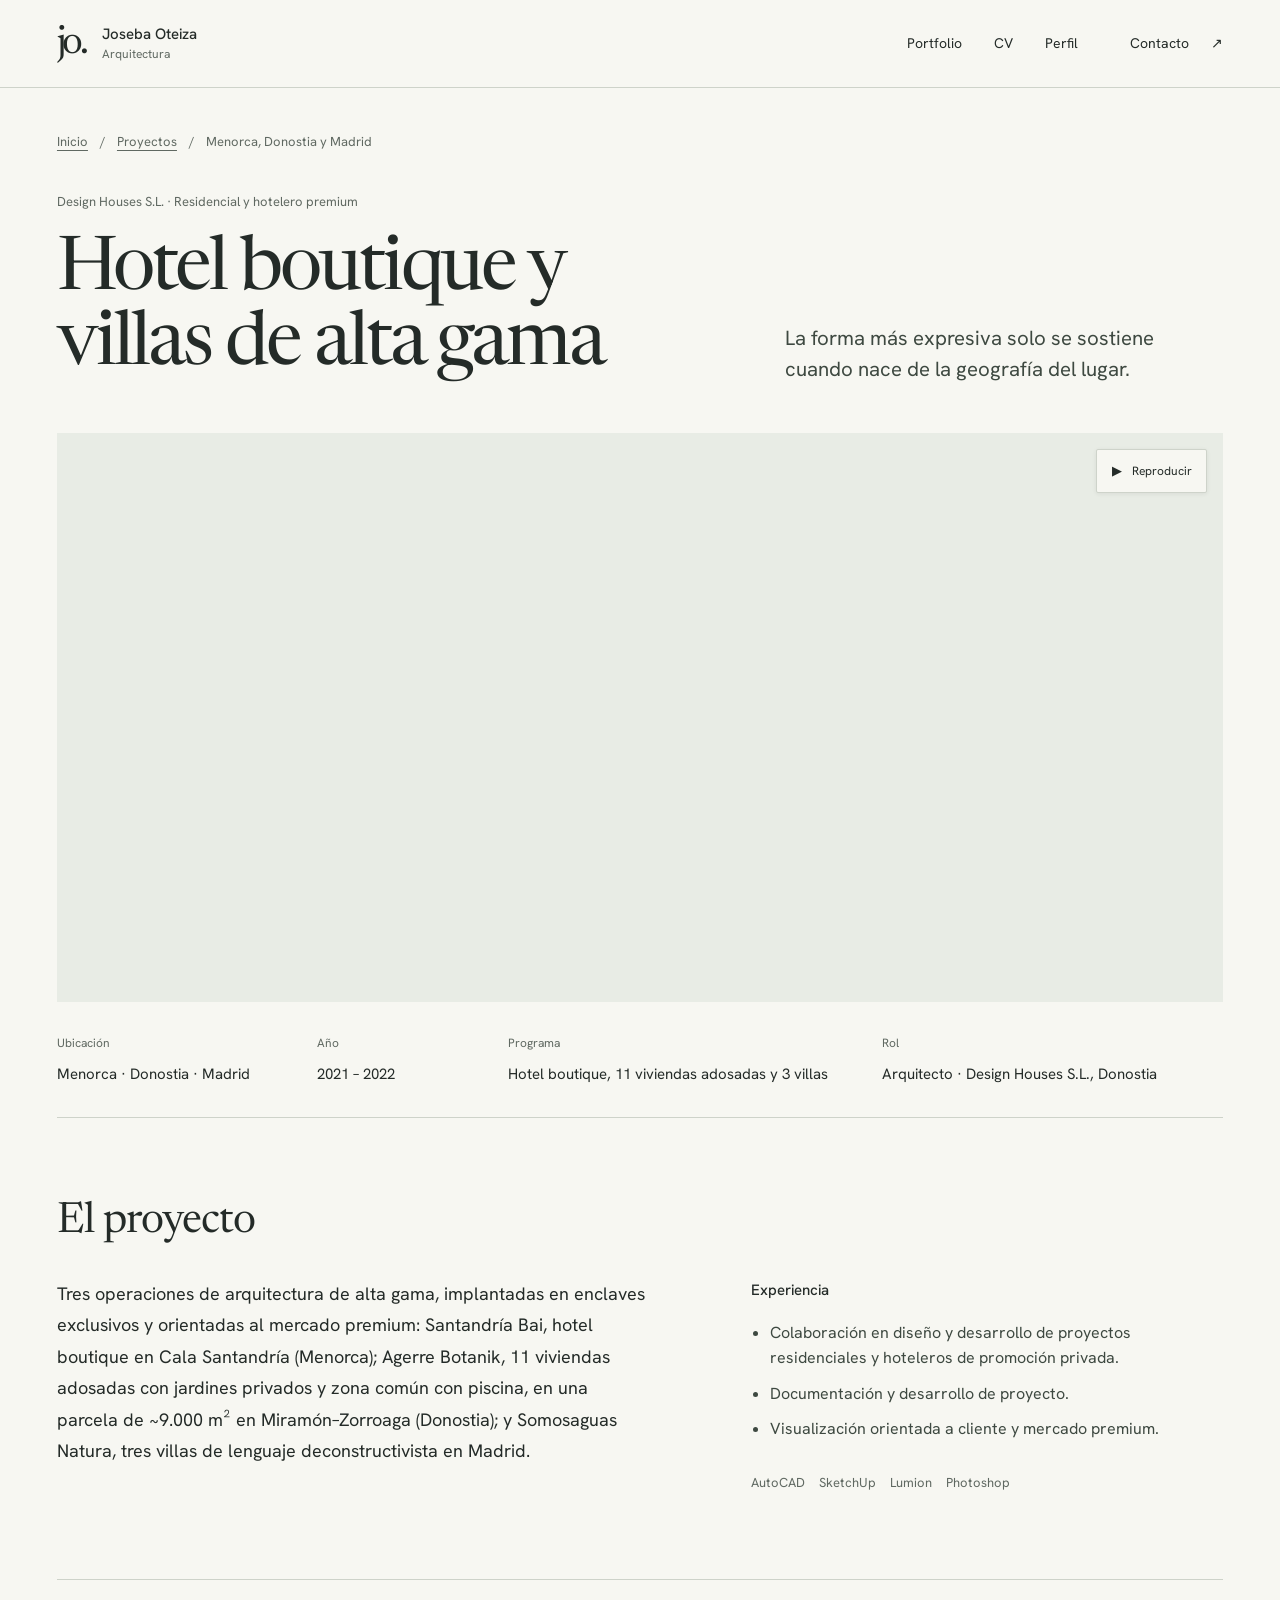
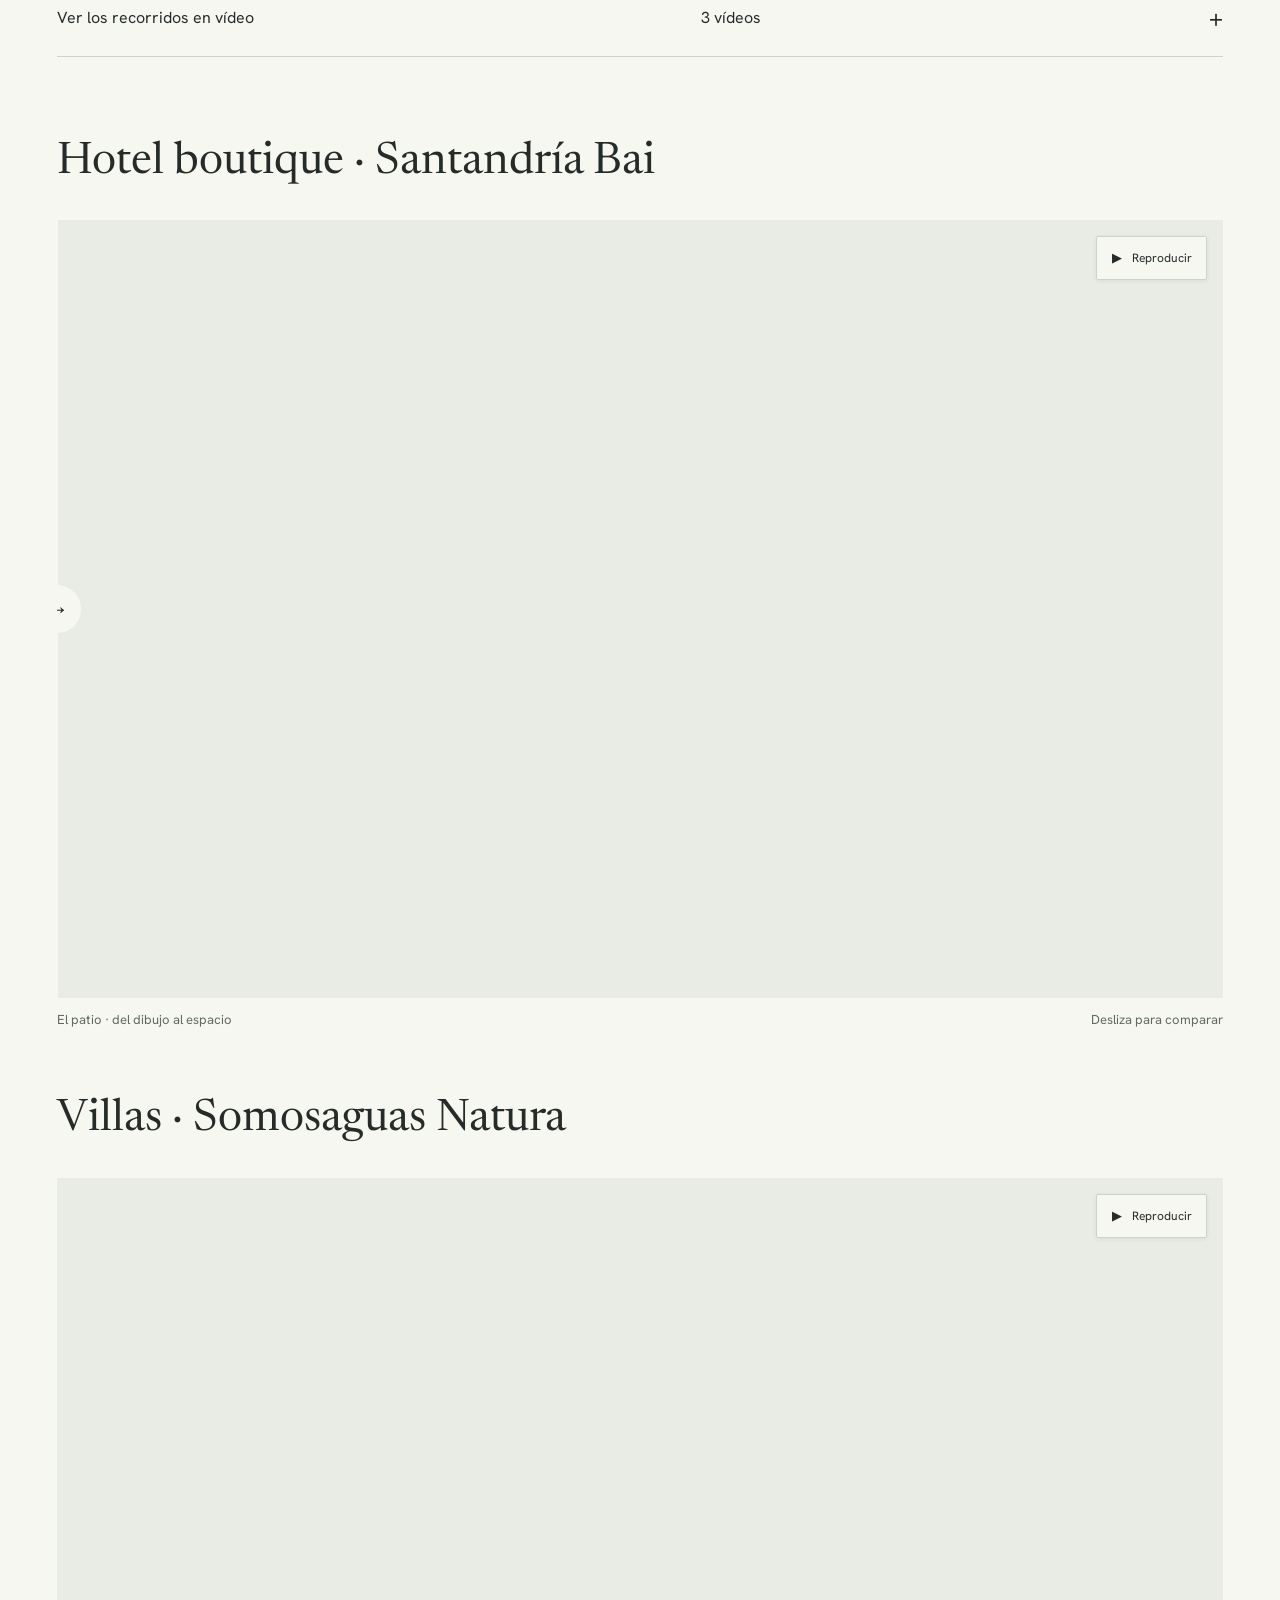
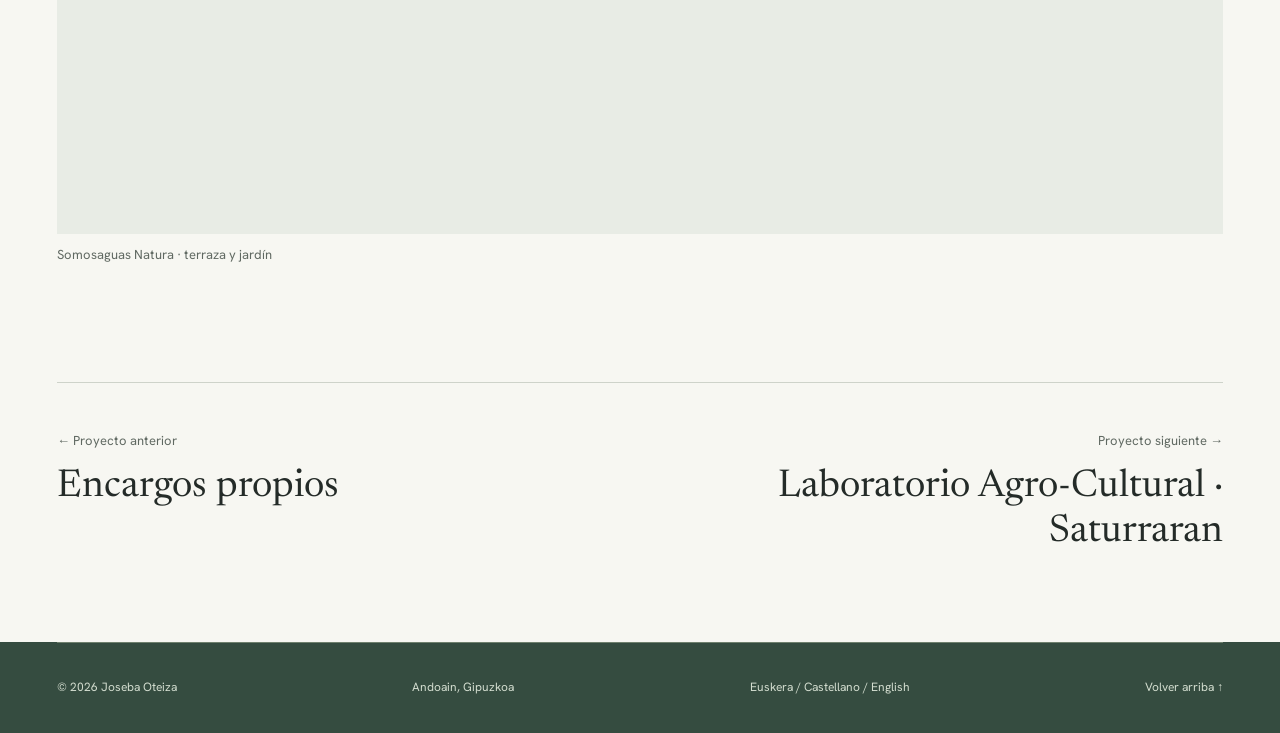
<file: design-houses.html>
<!doctype html>
<html lang="es" data-type="service">
<head>
<meta charset="utf-8">
<meta name="viewport" content="width=device-width, initial-scale=1, viewport-fit=cover">
<title>Hotel boutique y villas de alta gama · Joseba Oteiza</title>
<meta name="description" content="La forma más expresiva solo se sostiene cuando nace de la geografía del lugar.">
<meta name="theme-color" content="#f7f7f2">
<meta name="page-type" content="service"><meta name="site-kind" content="other">
<link rel="canonical" href="https://joteiza003.github.io/portfolio-arquitectura/design-houses.html">
<link rel="icon" type="image/png" href="favicon.png">
<link rel="apple-touch-icon" href="apple-touch-icon.png">
<meta property="og:type" content="website"><meta property="og:site_name" content="Joseba Oteiza · Arquitectura"><meta property="og:locale" content="es_ES">
<meta property="og:title" content="Hotel boutique y villas de alta gama · Joseba Oteiza"><meta property="og:description" content="La forma más expresiva solo se sostiene cuando nace de la geografía del lugar.">
<meta property="og:url" content="https://joteiza003.github.io/portfolio-arquitectura/design-houses.html"><meta property="og:image" content="https://joteiza003.github.io/portfolio-arquitectura/img/dh-hero.webp">
<meta name="twitter:card" content="summary_large_image"><meta name="twitter:title" content="Hotel boutique y villas de alta gama · Joseba Oteiza"><meta name="twitter:description" content="La forma más expresiva solo se sostiene cuando nace de la geografía del lugar."><meta name="twitter:image" content="https://joteiza003.github.io/portfolio-arquitectura/img/dh-hero.webp">
<link rel="preload" href="fonts/editorial-1.woff2" as="font" type="font/woff2" crossorigin>
<link rel="preload" href="fonts/editorial-3.woff2" as="font" type="font/woff2" crossorigin>
<link rel="stylesheet" href="editorial.css?v=8">
<script src="editorial.js?v=8" defer></script>
</head><body class="project-page"><a class="skip-link" href="#contenido">Saltar al contenido</a>
<header class="site-header"><div class="wrap header-inner">
<a class="brand" href="index.html" aria-label="Joseba Oteiza, inicio"><span class="brand-mark" aria-hidden="true">jo.</span><span class="brand-name">Joseba Oteiza<small>Arquitectura</small></span></a>
<button class="menu-toggle" type="button" aria-expanded="false" aria-controls="site-nav" hidden><span data-menu-label>Menú</span><span data-menu-icon aria-hidden="true">+</span></button>
<nav class="site-nav" id="site-nav" aria-label="Navegación principal">
<a href="portfolio.html" >Portfolio</a><a href="cv.html" >CV</a><a href="index.html#perfil">Perfil</a><a class="nav-contact" href="mailto:joseba_oteiza@hotmail.com">Contacto <span class="arrow" aria-hidden="true">↗</span></a>
</nav></div></header><main id="contenido"><div class="project-top wrap"><div class="breadcrumbs"><a href="index.html">Inicio</a><span aria-hidden="true">/</span><a href="portfolio.html">Proyectos</a><span aria-hidden="true">/</span><span>Menorca, Donostia y Madrid</span></div><div class="project-heading"><div><span class="kicker">Design Houses S.L. · Residencial y hotelero premium</span><h1 data-enter>Hotel boutique y villas de alta gama</h1></div><p class="statement">La forma más expresiva solo se sostiene cuando nace de la geografía del lugar.</p></div></div>
<div class="project-cover" data-motion-media data-video-label="Arquitectura y lugar"><img src="img/dh-hero.webp" srcset="img/responsive/dh-hero-480.webp 480w, img/responsive/dh-hero-768.webp 768w, img/responsive/dh-hero-1024.webp 1024w, img/responsive/dh-hero-1440.webp 1440w, img/dh-hero.webp 1534w" sizes="(max-width: 360px) calc(100vw - 36px), (max-width: 600px) calc(100vw - 44px), (max-width: 800px) calc(100vw - 64px), 91.1vw" alt="Visualización de las terrazas y la piscina del hotel boutique Santandría Bai en Menorca" width="1534" height="1025" fetchpriority="high" decoding="async" data-source="client" data-subject="arquitectura"><video class="motion-video" data-preview-src="media/topaz-v1/dh-1-1920-60-v1.mp4" data-preview-mobile="media/topaz-v1/dh-1-1280-60-v1.mp4" muted loop playsinline preload="none" aria-hidden="true" tabindex="-1" hidden></video><button type="button" class="motion-toggle" data-video-toggle aria-label="Reproducir vídeo: Arquitectura y lugar" hidden><span aria-hidden="true">▶</span><span data-video-action>Reproducir</span></button></div>

  <div class="wrap">
    <div class="ficha"><div class="f"><b>Ubicación</b><span>Menorca · Donostia · Madrid</span></div><div class="f"><b>Año</b><span>2021 – 2022</span></div><div class="f"><b>Programa</b><span>Hotel boutique, 11 viviendas adosadas y 3 villas</span></div><div class="f"><b>Rol</b><span>Arquitecto · Design Houses S.L., Donostia</span></div></div></div>

  <section class="sec"><div class="wrap"><h2 class="label">El proyecto</h2><div class="cols"><div class=""><p>Tres operaciones de arquitectura de alta gama, implantadas en enclaves exclusivos y orientadas al mercado premium: Santandría Bai, hotel boutique en Cala Santandría (Menorca); Agerre Botanik, 11 viviendas adosadas con jardines privados y zona común con piscina, en una parcela de ~9.000 m² en Miramón–Zorroaga (Donostia); y Somosaguas Natura, tres villas de lenguaje deconstructivista en Madrid.</p></div><div class=""><h3 class="did-h">Experiencia</h3><ul class="did"><li>Colaboración en diseño y desarrollo de proyectos residenciales y hoteleros de promoción privada.</li><li>Documentación y desarrollo de proyecto.</li><li>Visualización orientada a cliente y mercado premium.</li></ul><div class="tools"><span>AutoCAD</span><span>SketchUp</span><span>Lumion</span><span>Photoshop</span></div></div></div></div></section>

  <section class="film-section wrap" aria-label="Vídeos del proyecto"><details data-film-details><summary>Ver los recorridos en vídeo <span>3 vídeos</span></summary><div class="film-list"><video controls playsinline preload="none" data-src="media/topaz-v1/dh-1-1920-60-v1.mp4" poster="img/dh-hero.webp" aria-label="Recorrido del proyecto, vídeo 1"><source src="media/topaz-v1/dh-1-1920-60-v1.mp4" type="video/mp4">Tu navegador no puede reproducir este vídeo. <a href="media/topaz-v1/dh-1-1920-60-v1.mp4">Abrir vídeo 1</a>.</video><video controls playsinline preload="none" data-src="media/topaz-v1/dh-2-1920-60-v1.mp4" poster="img/dh-hero.webp" aria-label="Recorrido del proyecto, vídeo 2"><source src="media/topaz-v1/dh-2-1920-60-v1.mp4" type="video/mp4">Tu navegador no puede reproducir este vídeo. <a href="media/topaz-v1/dh-2-1920-60-v1.mp4">Abrir vídeo 2</a>.</video><video controls playsinline preload="none" data-src="media/topaz-v1/dh-3-1920-60-v1.mp4" poster="img/dh-hero.webp" aria-label="Recorrido del proyecto, vídeo 3"><source src="media/topaz-v1/dh-3-1920-60-v1.mp4" type="video/mp4">Tu navegador no puede reproducir este vídeo. <a href="media/topaz-v1/dh-3-1920-60-v1.mp4">Abrir vídeo 3</a>.</video></div></details></section><section class="gal production-gallery"><div class="wrap"><h2 class="g-sub">Hotel boutique · Santandría Bai</h2><figure class="g-item comparison-panel" data-render-key="dh-terraza"><div class="comparison" data-comparison><div class="render-film" data-motion-media data-video-label="Santandría Bai · patio y terrazas del hotel boutique"><img src="img/dh-terraza.webp" srcset="img/responsive/dh-terraza-480.webp 480w, img/responsive/dh-terraza-768.webp 768w, img/responsive/dh-terraza-1024.webp 1024w, img/responsive/dh-terraza-1440.webp 1440w, img/dh-terraza.webp 1535w" sizes="(max-width: 360px) calc(100vw - 36px), (max-width: 600px) calc(100vw - 44px), (max-width: 800px) calc(100vw - 64px), 91.1vw" alt="Santandría Bai · patio y terrazas del hotel boutique" loading="lazy" decoding="async" data-source="client" data-subject="arquitectura" width="1535" height="1024" data-source="client" data-subject="arquitectura"><video class="motion-video" data-preview-src="media/topaz-v1/dh-2-1920-60-v1.mp4" data-preview-mobile="media/topaz-v1/dh-2-1280-60-v1.mp4" muted loop playsinline preload="none" aria-hidden="true" tabindex="-1" hidden></video><button type="button" class="motion-toggle" data-video-toggle aria-label="Reproducir vídeo: Santandría Bai · patio y terrazas del hotel boutique" hidden><span aria-hidden="true">▶</span><span data-video-action>Reproducir</span></button></div><img class="comparison-drawing" src="img/dh-acuarela-patio.webp" srcset="img/dh-acuarela-patio.webp 460w" sizes="(max-width: 360px) calc(100vw - 36px), (max-width: 600px) calc(100vw - 44px), (max-width: 800px) calc(100vw - 64px), 91.1vw" alt="Dibujo del patio del hotel Santandría Bai" loading="lazy" decoding="async" data-source="client" data-subject="arquitectura" width="460" height="311" data-source="client" data-subject="arquitectura"><span class="comparison-label before">Dibujo</span><span class="comparison-label after">Visualización</span><span class="comparison-divider" aria-hidden="true"></span><input type="range" min="0" max="100" value="0" step="1" aria-label="Comparar dibujo y visualización del patio"></div><figcaption class="comparison-instruction"><span>El patio · del dibujo al espacio</span><span>Desliza para comparar</span></figcaption></figure><h2 class="g-sub">Villas · Somosaguas Natura</h2><figure class="g-item render-image" data-render-key="dh-villa"><div class="render-film" data-motion-media data-video-label="Somosaguas Natura · terraza y jardín"><img src="img/dh-villa.webp" srcset="img/responsive/dh-villa-480.webp 480w, img/responsive/dh-villa-768.webp 768w, img/responsive/dh-villa-1024.webp 1024w, img/dh-villa.webp 1280w" sizes="(max-width: 360px) calc(100vw - 36px), (max-width: 600px) calc(100vw - 44px), (max-width: 800px) calc(100vw - 64px), 91.1vw" alt="Somosaguas Natura · terraza y jardín" loading="lazy" decoding="async" data-source="client" data-subject="arquitectura" width="1280" height="720" data-source="client" data-subject="arquitectura"><video class="motion-video" data-preview-src="media/topaz-v1/dh-3-1920-60-v1.mp4" data-preview-mobile="media/topaz-v1/dh-3-1280-60-v1.mp4" muted loop playsinline preload="none" aria-hidden="true" tabindex="-1" hidden></video><button type="button" class="motion-toggle" data-video-toggle aria-label="Reproducir vídeo: Somosaguas Natura · terraza y jardín" hidden><span aria-hidden="true">▶</span><span data-video-action>Reproducir</span></button></div><figcaption class="g-cap">Somosaguas Natura · terraza y jardín</figcaption></figure></div></section>

  <div class="wrap">
    <nav class="pn"><a class='rv' href="encargos-propios.html"><span class="dir">← Proyecto anterior</span><span class="t">Encargos propios</span></a><a class='next rv' href="saturraran.html" style='--d:.06s'><span class="dir">Proyecto siguiente →</span><span class="t">Laboratorio Agro-Cultural · Saturraran</span></a></nav>
  </div>
</main><footer class="site-footer" id="contacto"><div class="wrap">
<div class="footer-bottom"><span>© 2026 Joseba Oteiza</span><span>Andoain, Gipuzkoa</span><span>Euskera / Castellano / English</span><a href="#contenido">Volver arriba ↑</a></div>
</div></footer></body></html>
</file>
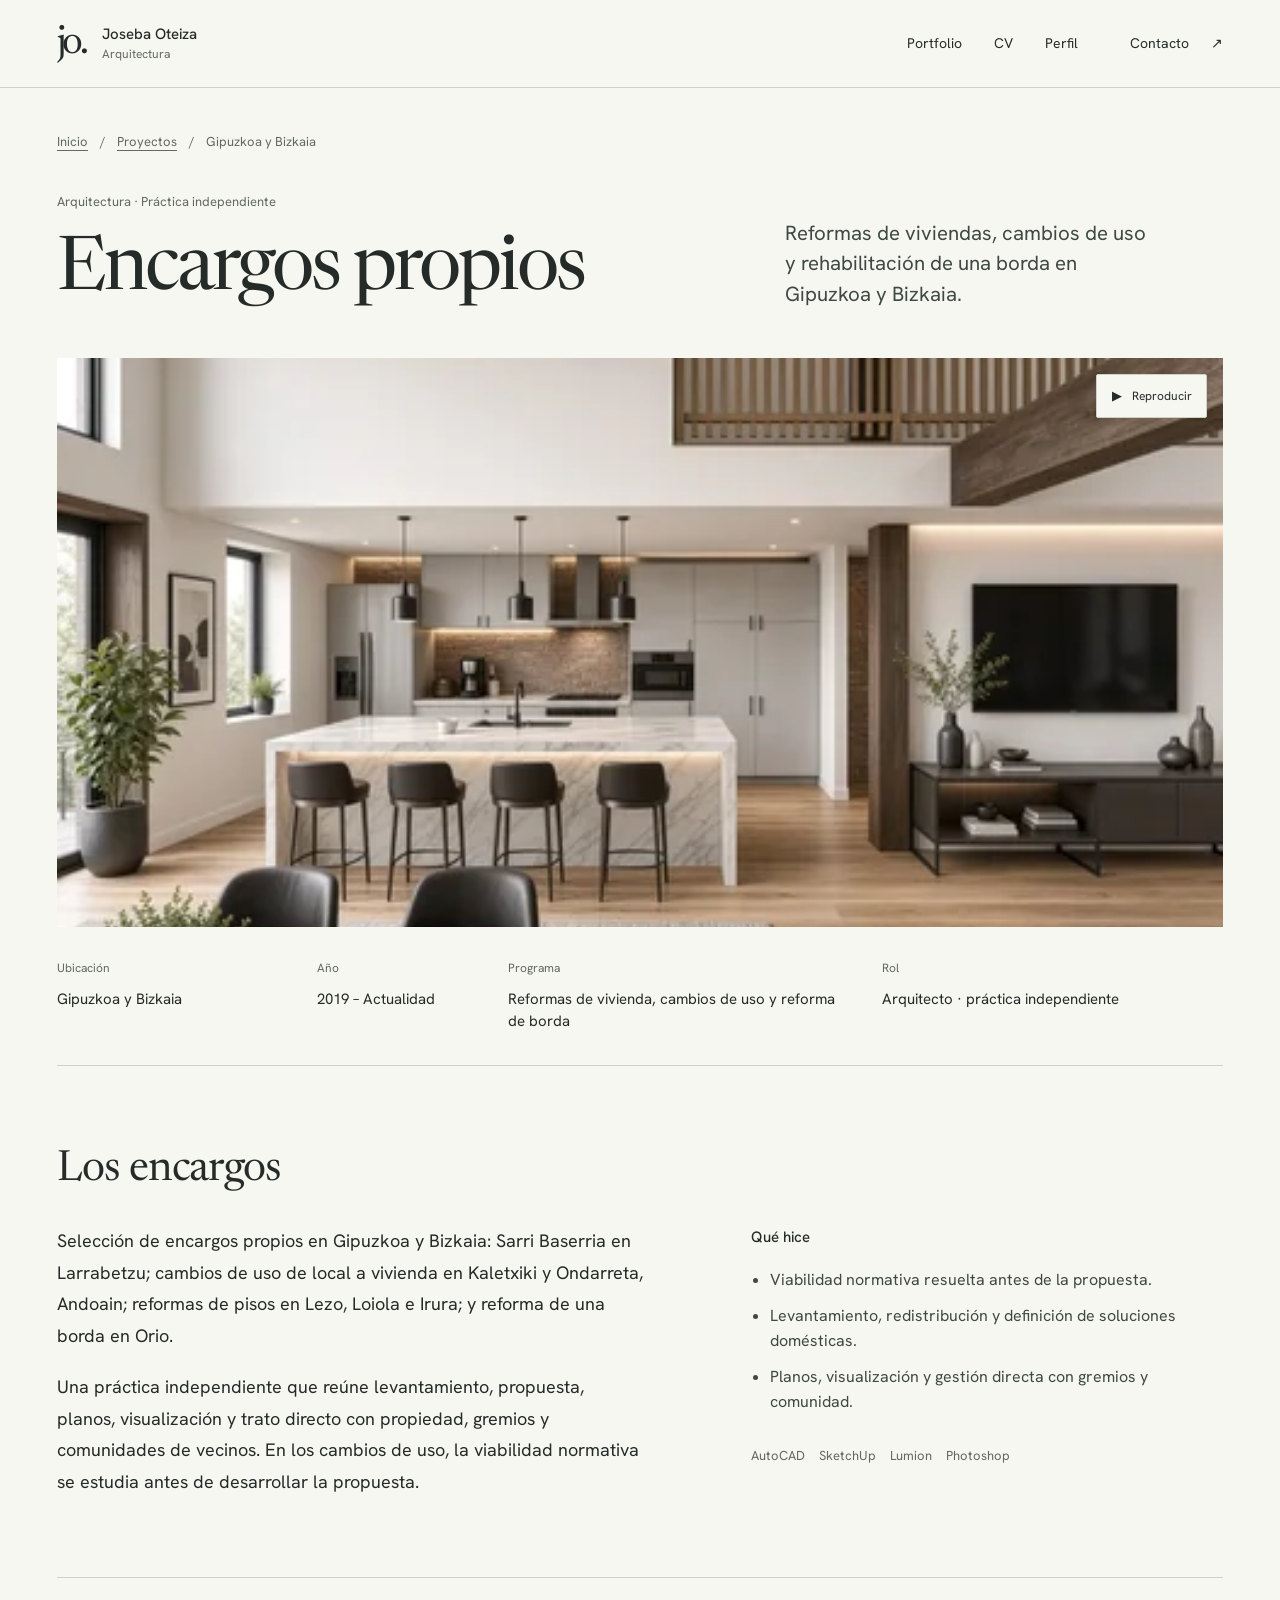
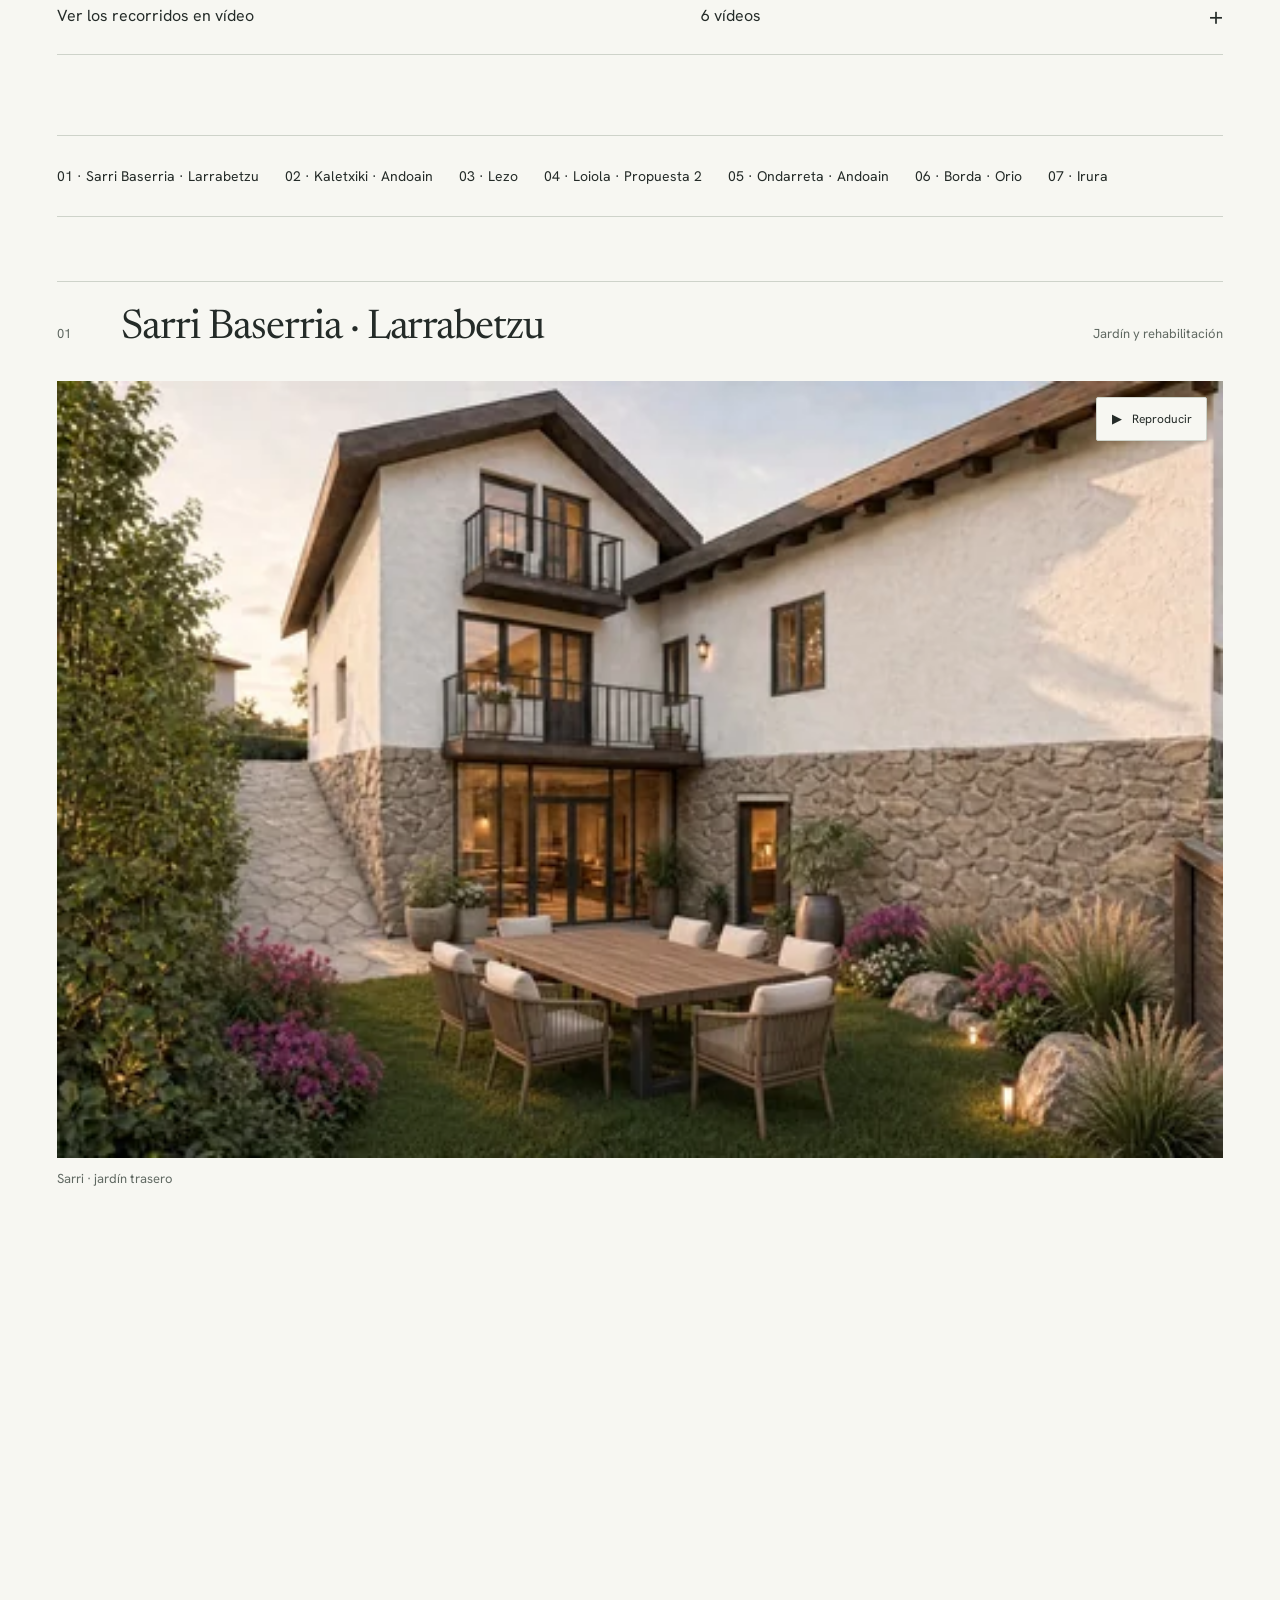
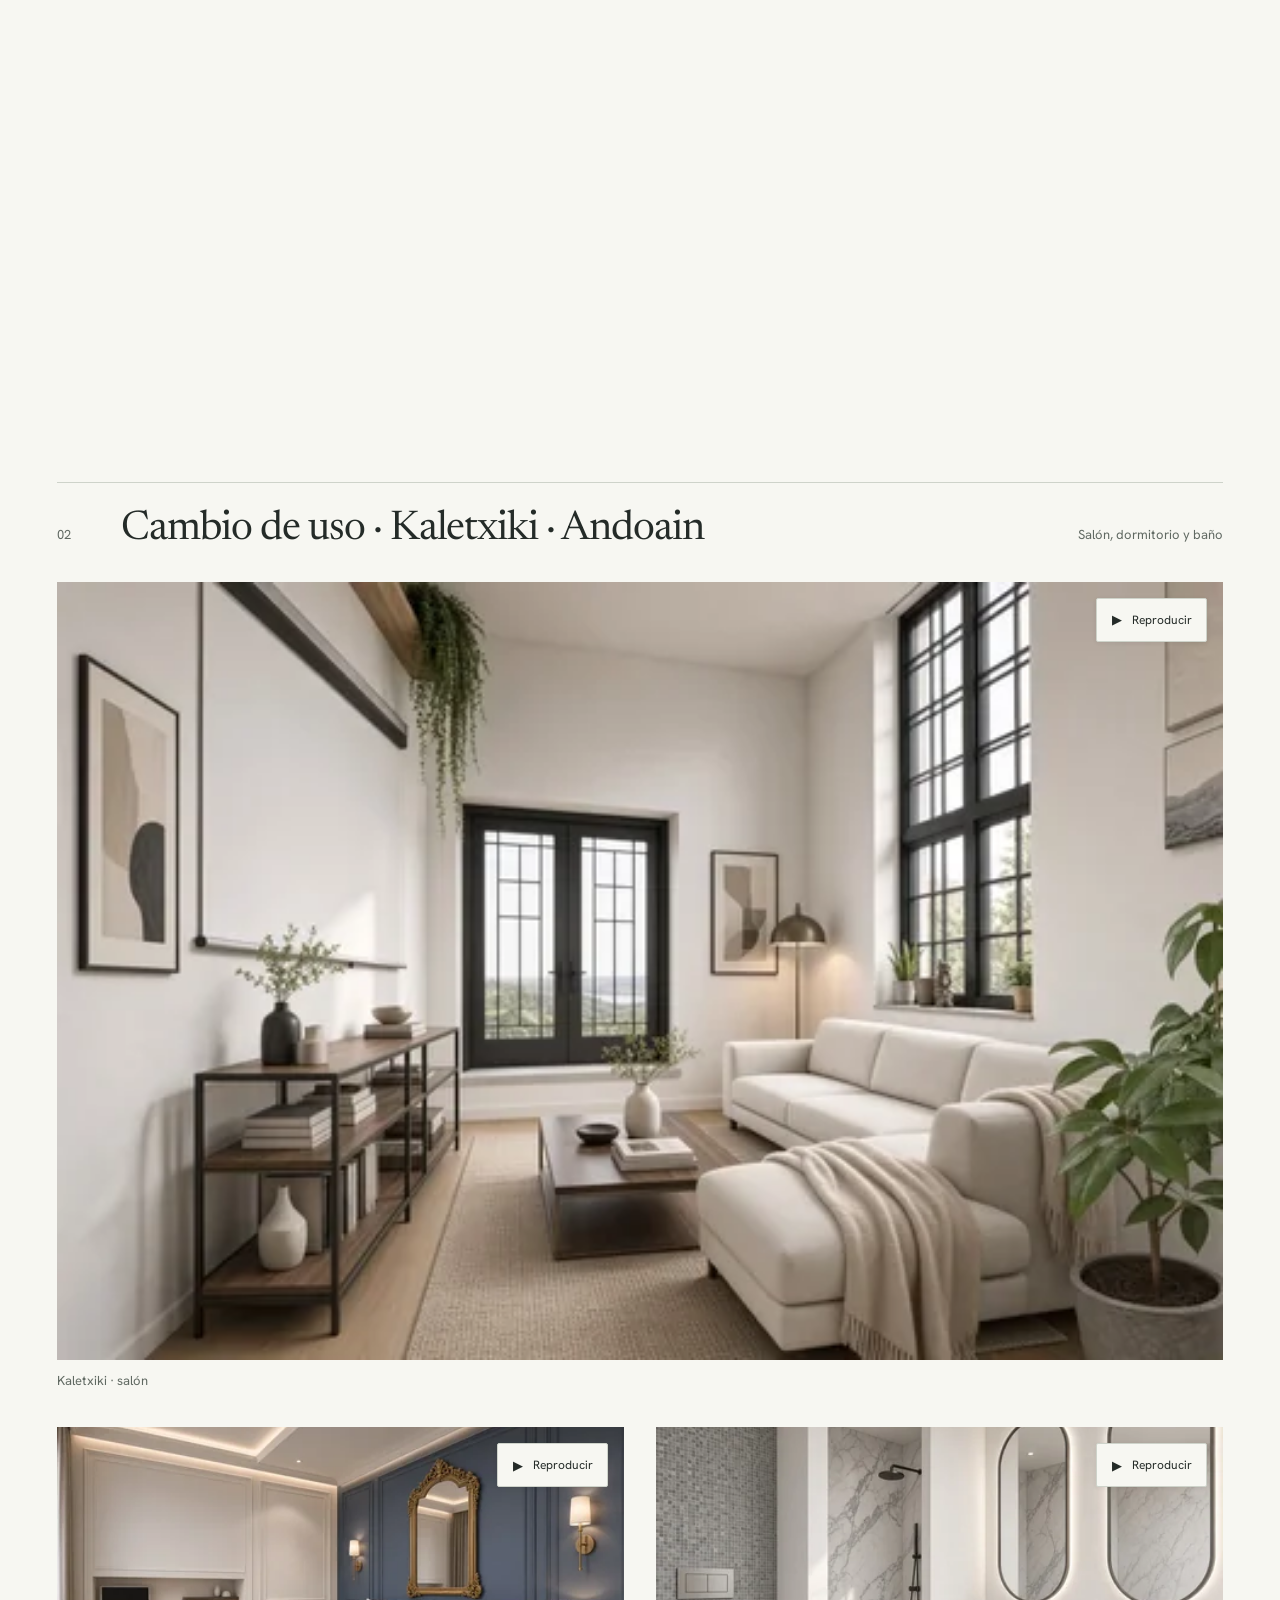
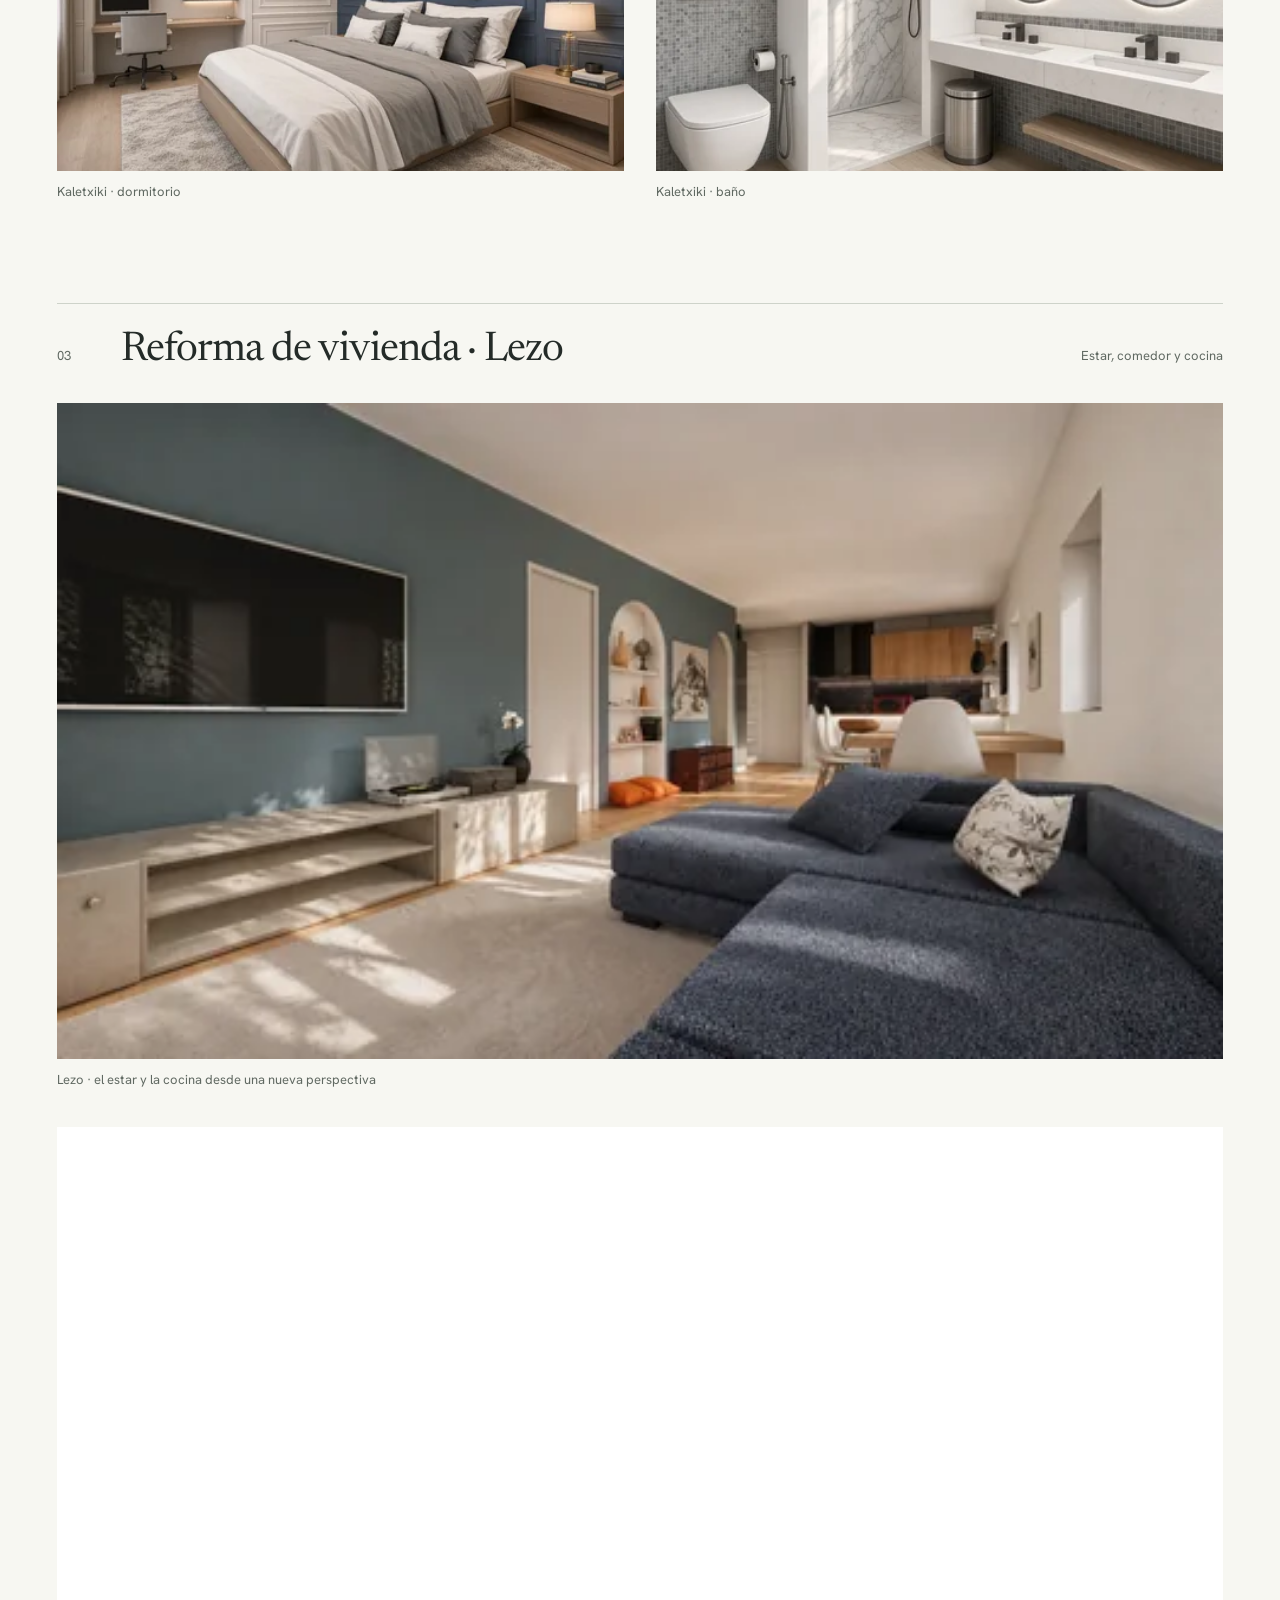
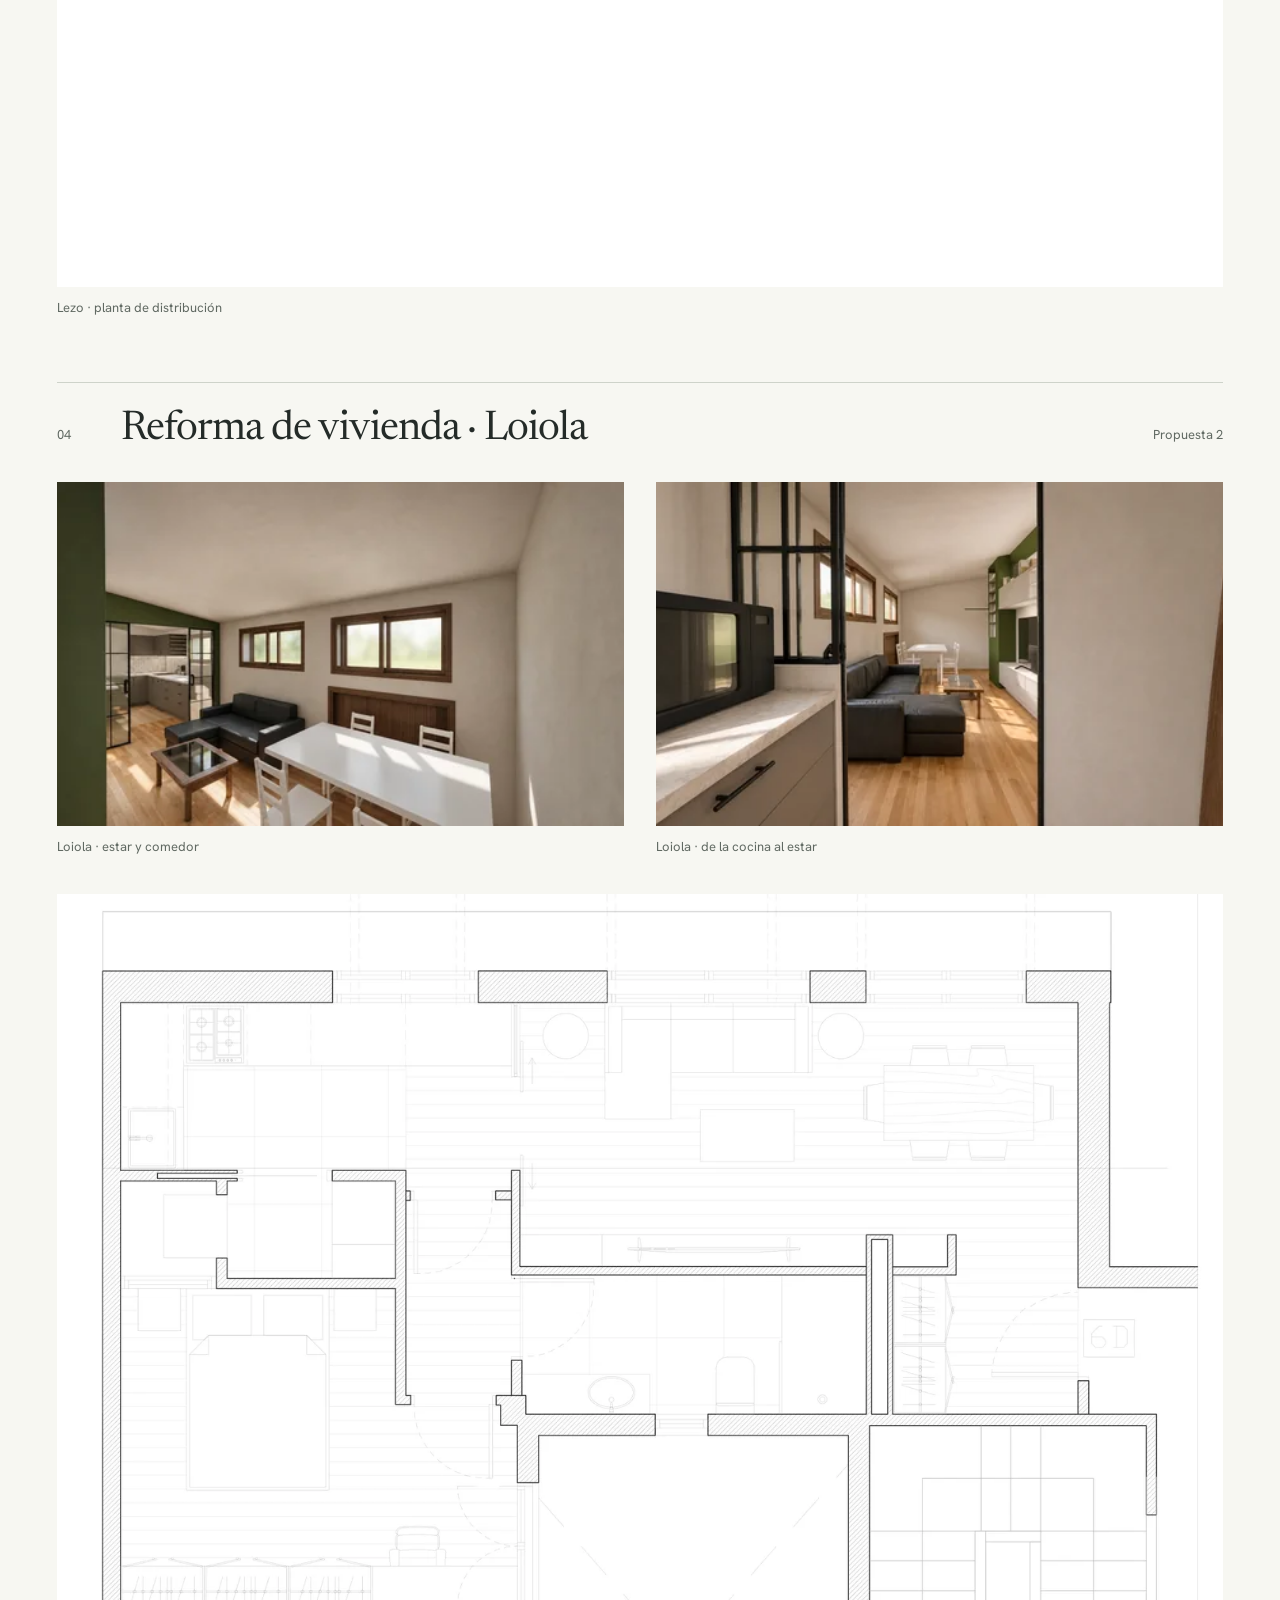
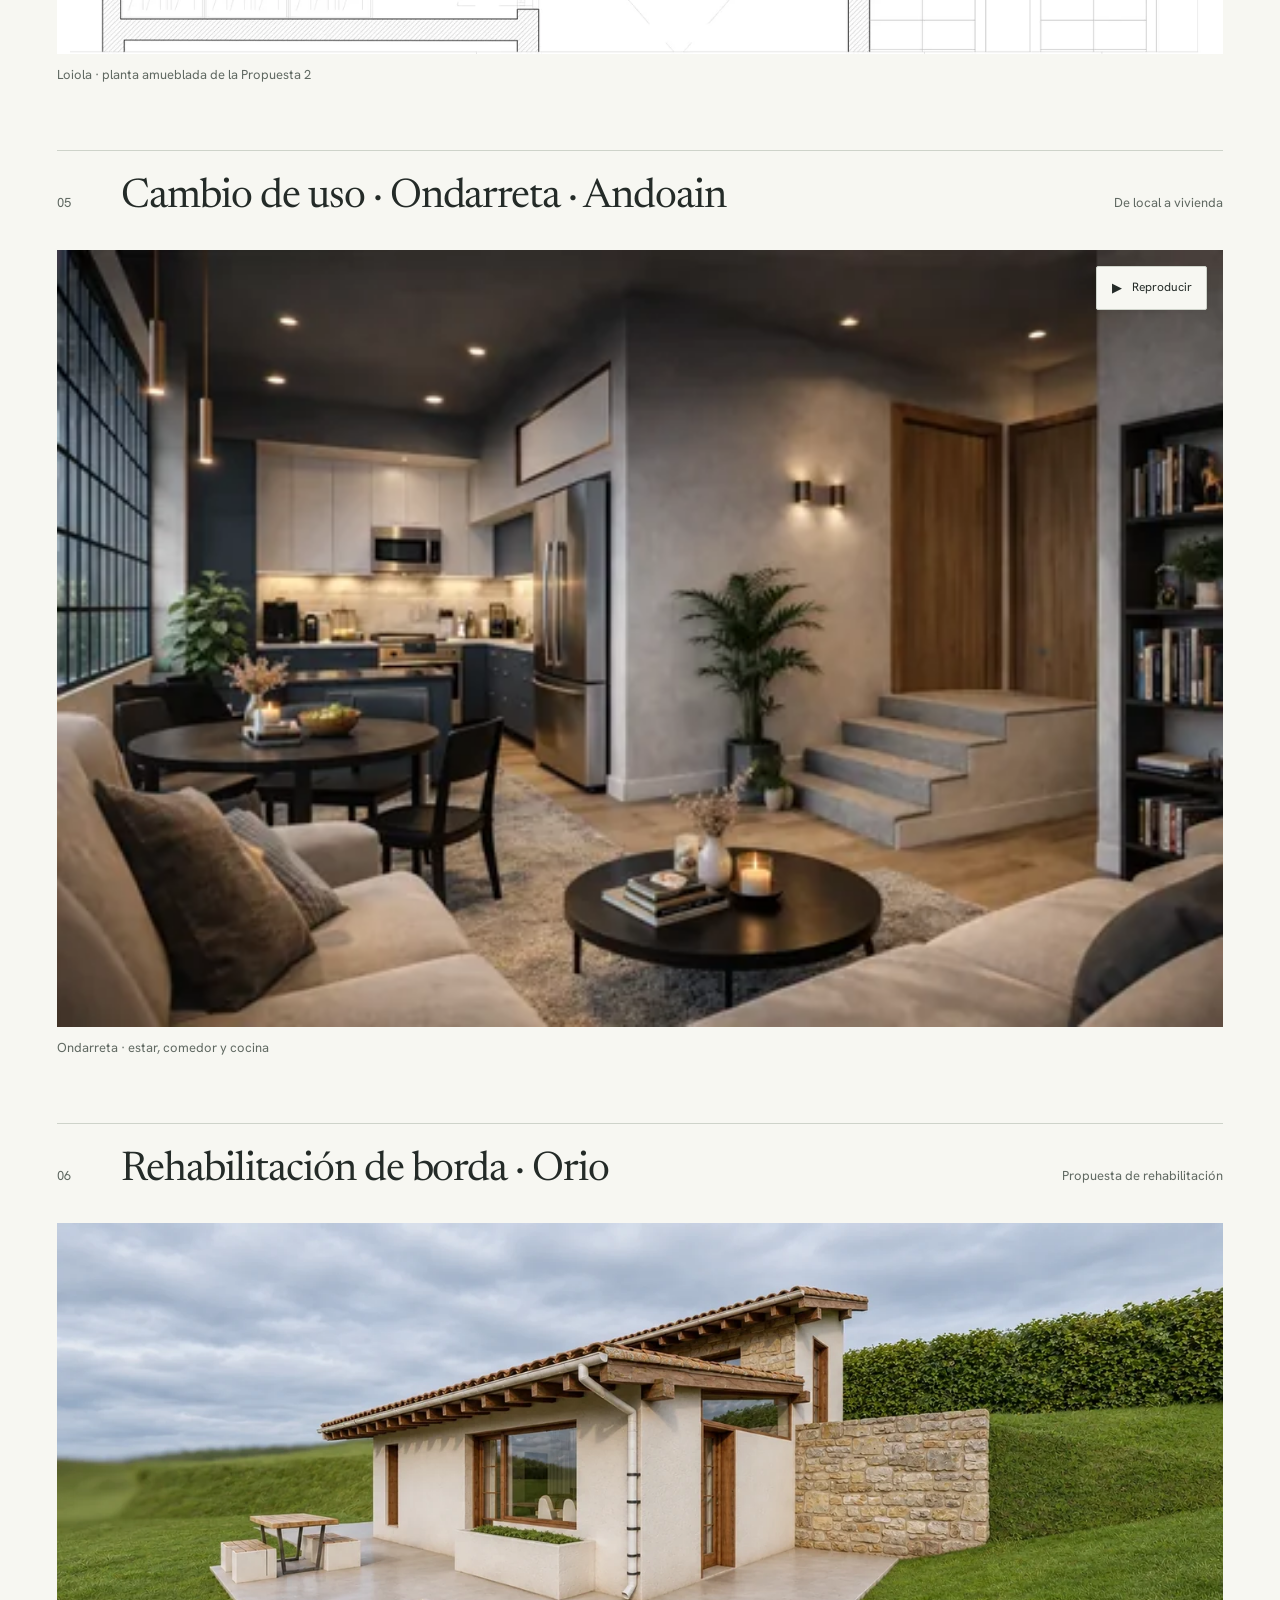
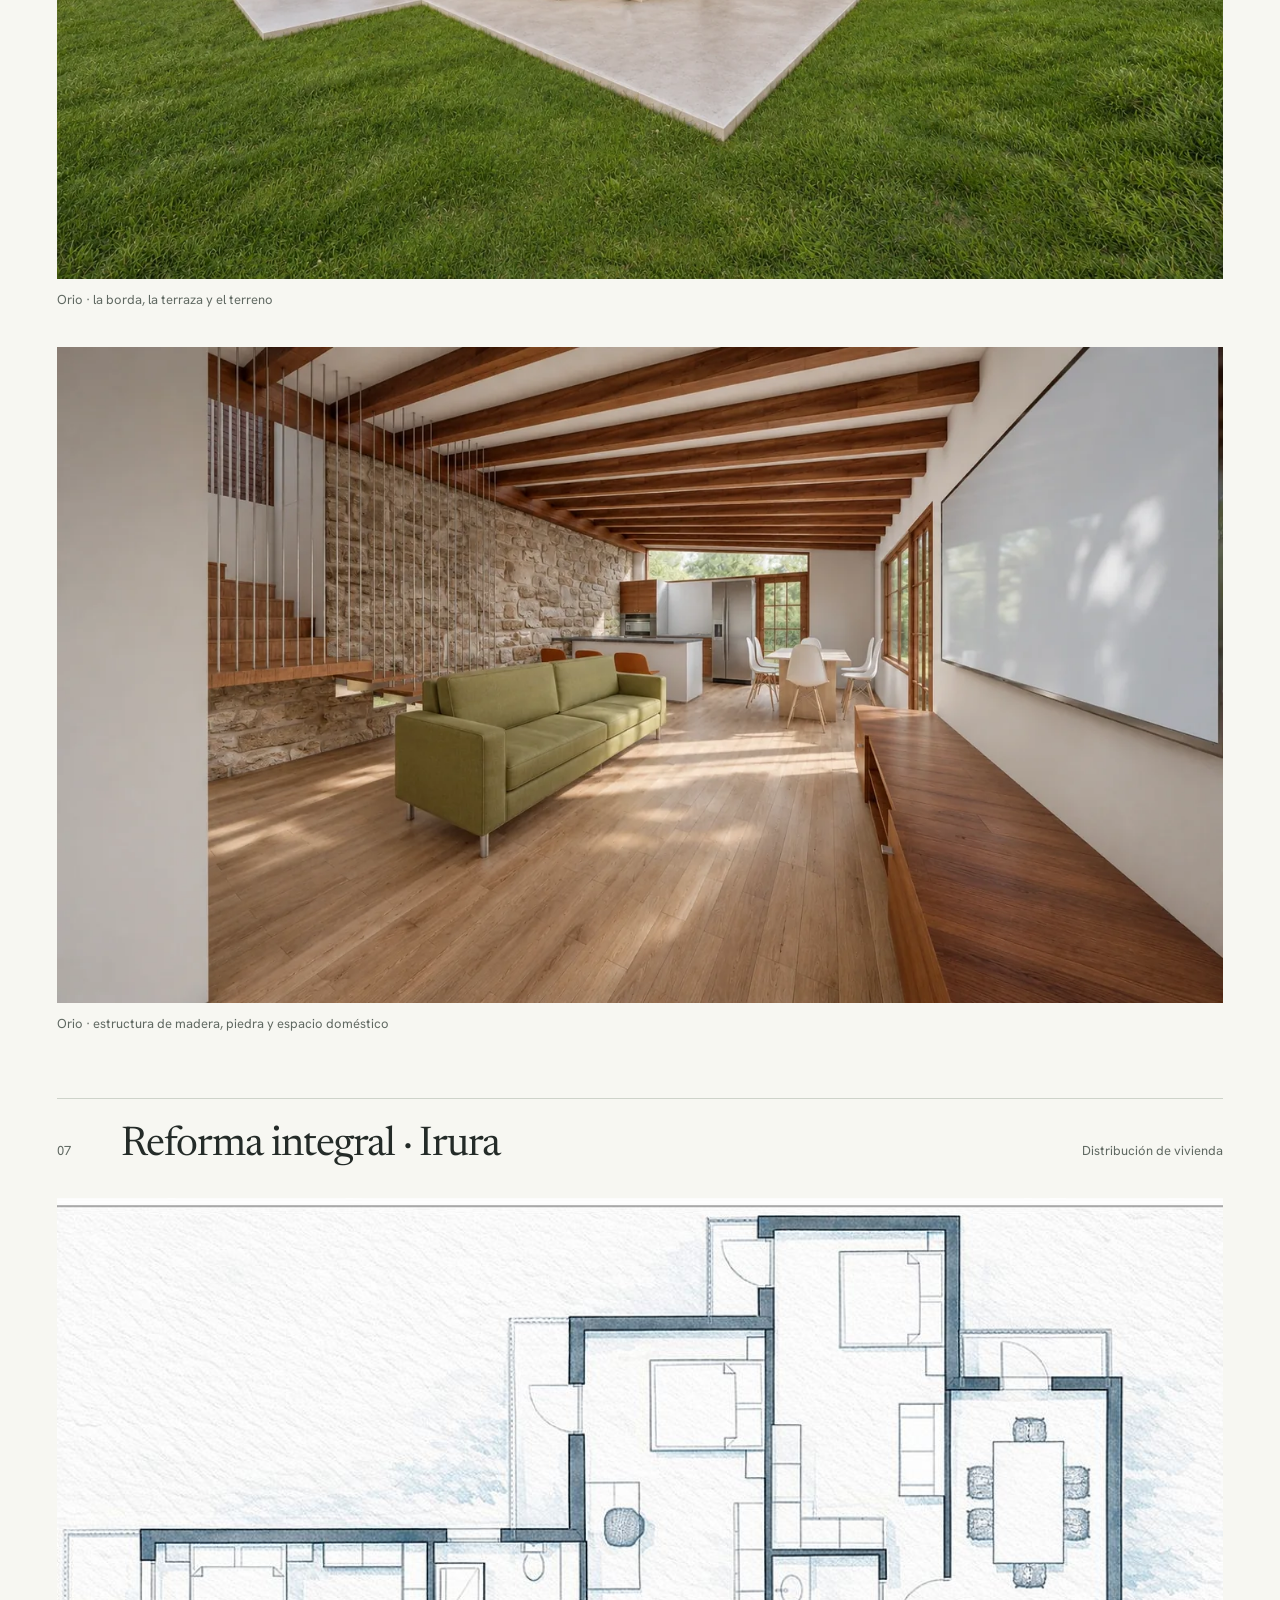
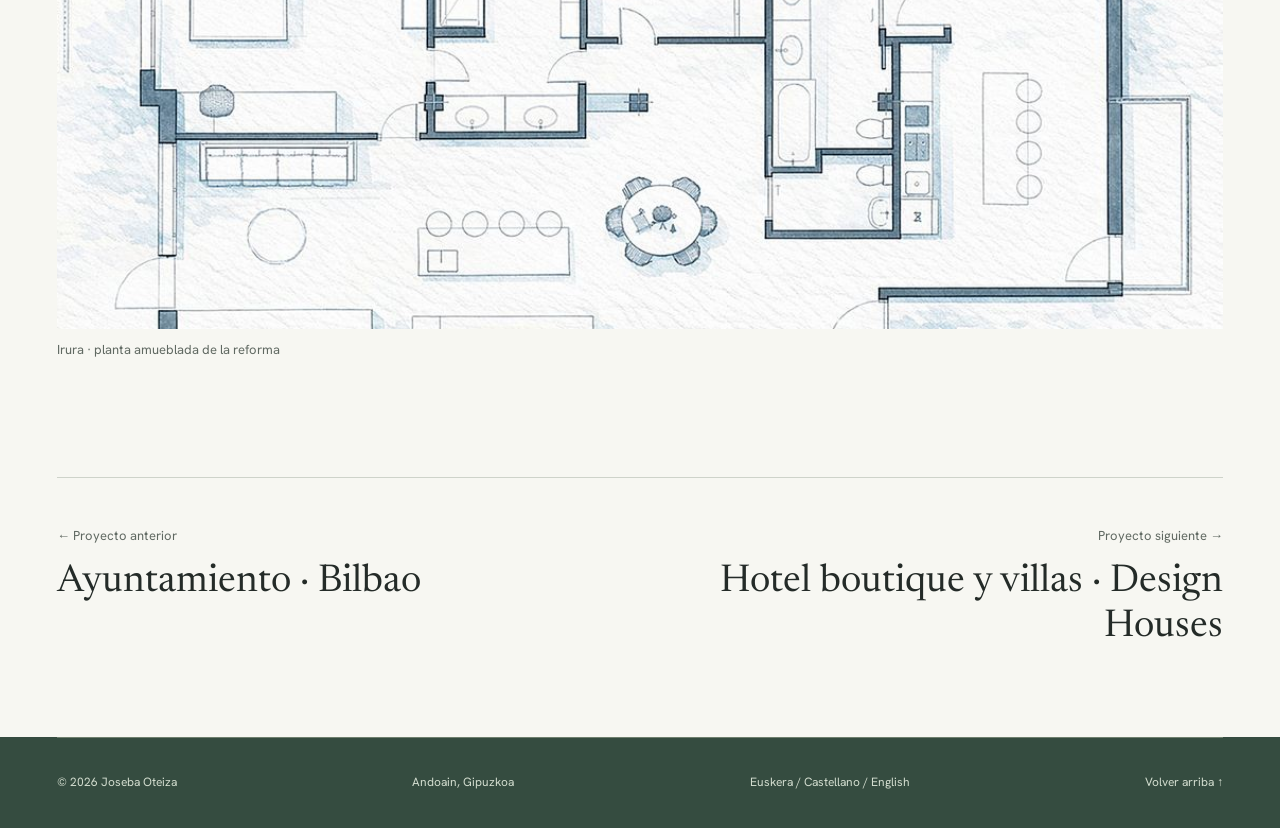
<file: encargos-propios.html>
<!doctype html>
<html lang="es" data-type="service">
<head>
<meta charset="utf-8">
<meta name="viewport" content="width=device-width, initial-scale=1, viewport-fit=cover">
<title>Encargos propios · Joseba Oteiza</title>
<meta name="description" content="Reformas de viviendas, cambios de uso y rehabilitación de una borda en Gipuzkoa y Bizkaia.">
<meta name="theme-color" content="#f7f7f2">
<meta name="page-type" content="service"><meta name="site-kind" content="other">
<link rel="canonical" href="https://joteiza003.github.io/portfolio-arquitectura/encargos-propios.html">
<link rel="icon" type="image/png" href="favicon.png">
<link rel="apple-touch-icon" href="apple-touch-icon.png">
<meta property="og:type" content="website"><meta property="og:site_name" content="Joseba Oteiza · Arquitectura"><meta property="og:locale" content="es_ES">
<meta property="og:title" content="Encargos propios · Joseba Oteiza"><meta property="og:description" content="Reformas de viviendas, cambios de uso y rehabilitación de una borda en Gipuzkoa y Bizkaia.">
<meta property="og:url" content="https://joteiza003.github.io/portfolio-arquitectura/encargos-propios.html"><meta property="og:image" content="https://joteiza003.github.io/portfolio-arquitectura/img/cu-sarri-1.webp">
<meta name="twitter:card" content="summary_large_image"><meta name="twitter:title" content="Encargos propios · Joseba Oteiza"><meta name="twitter:description" content="Reformas de viviendas, cambios de uso y rehabilitación de una borda en Gipuzkoa y Bizkaia."><meta name="twitter:image" content="https://joteiza003.github.io/portfolio-arquitectura/img/cu-sarri-1.webp">
<link rel="preload" href="fonts/editorial-1.woff2" as="font" type="font/woff2" crossorigin>
<link rel="preload" href="fonts/editorial-3.woff2" as="font" type="font/woff2" crossorigin>
<link rel="stylesheet" href="editorial.css?v=8">
<script src="editorial.js?v=8" defer></script>
</head><body class="project-page"><a class="skip-link" href="#contenido">Saltar al contenido</a>
<header class="site-header"><div class="wrap header-inner">
<a class="brand" href="index.html" aria-label="Joseba Oteiza, inicio"><span class="brand-mark" aria-hidden="true">jo.</span><span class="brand-name">Joseba Oteiza<small>Arquitectura</small></span></a>
<button class="menu-toggle" type="button" aria-expanded="false" aria-controls="site-nav" hidden><span data-menu-label>Menú</span><span data-menu-icon aria-hidden="true">+</span></button>
<nav class="site-nav" id="site-nav" aria-label="Navegación principal">
<a href="portfolio.html" >Portfolio</a><a href="cv.html" >CV</a><a href="index.html#perfil">Perfil</a><a class="nav-contact" href="mailto:joseba_oteiza@hotmail.com">Contacto <span class="arrow" aria-hidden="true">↗</span></a>
</nav></div></header><main id="contenido"><div class="project-top wrap"><div class="breadcrumbs"><a href="index.html">Inicio</a><span aria-hidden="true">/</span><a href="portfolio.html">Proyectos</a><span aria-hidden="true">/</span><span>Gipuzkoa y Bizkaia</span></div><div class="project-heading"><div><span class="kicker">Arquitectura · Práctica independiente</span><h1 data-enter>Encargos propios</h1></div><p class="statement">Reformas de viviendas, cambios de uso y rehabilitación de una borda en Gipuzkoa y Bizkaia.</p></div></div>
<div class="project-cover" data-motion-media data-video-label="La escala de lo doméstico"><img src="img/cu-sarri-1.webp" srcset="img/responsive/cu-sarri-1-480.webp 480w, img/responsive/cu-sarri-1-768.webp 768w, img/responsive/cu-sarri-1-1024.webp 1024w, img/responsive/cu-sarri-1-1440.webp 1440w, img/cu-sarri-1.webp 1728w" sizes="(max-width: 360px) calc(100vw - 36px), (max-width: 600px) calc(100vw - 44px), (max-width: 800px) calc(100vw - 64px), 91.1vw" alt="Visualización del estar de Sarri Baserria en Larrabetzu, con doble altura y estructura de madera" width="1728" height="1152" fetchpriority="high" decoding="async" data-source="client" data-subject="arquitectura"><video class="motion-video" data-preview-src="media/topaz-v1/cu-7-1920-60-v1.mp4" data-preview-mobile="media/topaz-v1/cu-7-1280-60-v1.mp4" muted loop playsinline preload="none" aria-hidden="true" tabindex="-1" hidden></video><button type="button" class="motion-toggle" data-video-toggle aria-label="Reproducir vídeo: La escala de lo doméstico" hidden><span aria-hidden="true">▶</span><span data-video-action>Reproducir</span></button></div>

  <div class="wrap">
    <div class="ficha">
      <div class="f"><b>Ubicación</b><span>Gipuzkoa y Bizkaia</span></div>
      <div class="f"><b>Año</b><span>2019 – Actualidad</span></div>
      <div class="f"><b>Programa</b><span>Reformas de vivienda, cambios de uso y reforma de borda</span></div>
      <div class="f"><b>Rol</b><span>Arquitecto · práctica independiente</span></div>
    </div>
  </div>

  <section class="sec">
    <div class="wrap">
      <h2 class="label">Los encargos</h2>
      <div class="cols">
        <div class=""><p>Selección de encargos propios en Gipuzkoa y Bizkaia: Sarri Baserria en Larrabetzu; cambios de uso de local a vivienda en Kaletxiki y Ondarreta, Andoain; reformas de pisos en Lezo, Loiola e Irura; y reforma de una borda en Orio.</p>
<p>Una práctica independiente que reúne levantamiento, propuesta, planos, visualización y trato directo con propiedad, gremios y comunidades de vecinos. En los cambios de uso, la viabilidad normativa se estudia antes de desarrollar la propuesta.</p></div>
        <div class="">
          <h3 class="did-h">Qué hice</h3>
          <ul class="did"><li>Viabilidad normativa resuelta antes de la propuesta.</li><li>Levantamiento, redistribución y definición de soluciones domésticas.</li><li>Planos, visualización y gestión directa con gremios y comunidad.</li></ul>
          <div class="tools"><span>AutoCAD</span><span>SketchUp</span><span>Lumion</span><span>Photoshop</span></div>
        </div>
      </div>
    </div>
  </section>

  <section class="film-section wrap" aria-label="Vídeos del proyecto"><details data-film-details><summary>Ver los recorridos en vídeo <span>6 vídeos</span></summary><div class="film-list"><video controls playsinline preload="none" data-src="media/topaz-v1/cu-7-1920-60-v1.mp4" poster="img/cu-sarri-1.webp" aria-label="Recorrido del proyecto, vídeo 1"><source src="media/topaz-v1/cu-7-1920-60-v1.mp4" type="video/mp4">Tu navegador no puede reproducir este vídeo. <a href="media/topaz-v1/cu-7-1920-60-v1.mp4">Abrir vídeo 1</a>.</video><video controls playsinline preload="none" data-src="media/topaz-v1/cu-8-1920-60-v1.mp4" poster="img/cu-sarri-1.webp" aria-label="Recorrido del proyecto, vídeo 2"><source src="media/topaz-v1/cu-8-1920-60-v1.mp4" type="video/mp4">Tu navegador no puede reproducir este vídeo. <a href="media/topaz-v1/cu-8-1920-60-v1.mp4">Abrir vídeo 2</a>.</video><video controls playsinline preload="none" data-src="media/topaz-v1/cu-4-1920-60-v1.mp4" poster="img/cu-sarri-1.webp" aria-label="Recorrido del proyecto, vídeo 3"><source src="media/topaz-v1/cu-4-1920-60-v1.mp4" type="video/mp4">Tu navegador no puede reproducir este vídeo. <a href="media/topaz-v1/cu-4-1920-60-v1.mp4">Abrir vídeo 3</a>.</video><video controls playsinline preload="none" data-src="media/topaz-v1/cu-5-1920-60-v1.mp4" poster="img/cu-sarri-1.webp" aria-label="Recorrido del proyecto, vídeo 4"><source src="media/topaz-v1/cu-5-1920-60-v1.mp4" type="video/mp4">Tu navegador no puede reproducir este vídeo. <a href="media/topaz-v1/cu-5-1920-60-v1.mp4">Abrir vídeo 4</a>.</video><video controls playsinline preload="none" data-src="media/topaz-v1/cu-6-1920-60-v1.mp4" poster="img/cu-sarri-1.webp" aria-label="Recorrido del proyecto, vídeo 5"><source src="media/topaz-v1/cu-6-1920-60-v1.mp4" type="video/mp4">Tu navegador no puede reproducir este vídeo. <a href="media/topaz-v1/cu-6-1920-60-v1.mp4">Abrir vídeo 5</a>.</video><video controls playsinline preload="none" data-src="media/topaz-v1/cu-1-1920-60-v1.mp4" poster="img/cu-sarri-1.webp" aria-label="Recorrido del proyecto, vídeo 6"><source src="media/topaz-v1/cu-1-1920-60-v1.mp4" type="video/mp4">Tu navegador no puede reproducir este vídeo. <a href="media/topaz-v1/cu-1-1920-60-v1.mp4">Abrir vídeo 6</a>.</video></div></details></section><section class="gal production-gallery"><div class="wrap"><nav class="gal-nav" aria-label="Encargos de práctica independiente"><a href="#sarri">01 · Sarri Baserria · Larrabetzu</a><a href="#kaletxiki">02 · Kaletxiki · Andoain</a><a href="#lezo">03 · Lezo</a><a href="#loiola">04 · Loiola · Propuesta 2</a><a href="#ondarreta">05 · Ondarreta · Andoain</a><a href="#orio">06 · Borda · Orio</a><a href="#irura">07 · Irura</a></nav><section class="pb" id="sarri"><header class="pb-h"><span class="pb-n">01</span><h2>Sarri Baserria · Larrabetzu</h2><span class="pb-t">Jardín y rehabilitación</span></header><figure class="g-item render-image" data-render-key="cu-sarri-2"><div class="render-film" data-motion-media data-video-label="Sarri · jardín trasero"><img src="img/cu-sarri-2.webp" srcset="img/responsive/cu-sarri-2-480.webp 480w, img/responsive/cu-sarri-2-768.webp 768w, img/responsive/cu-sarri-2-1024.webp 1024w, img/responsive/cu-sarri-2-1440.webp 1440w, img/cu-sarri-2.webp 1728w" sizes="(max-width: 360px) calc(100vw - 36px), (max-width: 600px) calc(100vw - 44px), (max-width: 800px) calc(100vw - 64px), 91.1vw" alt="Sarri · jardín trasero" loading="lazy" decoding="async" data-source="client" data-subject="arquitectura" width="1728" height="1152" data-source="client" data-subject="arquitectura"><video class="motion-video" data-preview-src="media/topaz-v1/cu-8-1920-60-v1.mp4" data-preview-mobile="media/topaz-v1/cu-8-1280-60-v1.mp4" muted loop playsinline preload="none" aria-hidden="true" tabindex="-1" hidden></video><button type="button" class="motion-toggle" data-video-toggle aria-label="Reproducir vídeo: Sarri · jardín trasero" hidden><span aria-hidden="true">▶</span><span data-video-action>Reproducir</span></button></div><figcaption class="g-cap">Sarri · jardín trasero</figcaption></figure><figure class="g-item document-image" data-render-key="cu-sarri-3"><img src="img/cu-sarri-3.webp" srcset="img/responsive/cu-sarri-3-480.webp 480w, img/responsive/cu-sarri-3-768.webp 768w, img/responsive/cu-sarri-3-1024.webp 1024w, img/cu-sarri-3.webp 1203w" sizes="(max-width: 360px) calc(100vw - 36px), (max-width: 600px) calc(100vw - 44px), (max-width: 800px) calc(100vw - 64px), 91.1vw" alt="Sarri · sección" loading="lazy" decoding="async" data-source="client" data-subject="arquitectura" width="1203" height="1308" data-source="client" data-subject="arquitectura"><figcaption class="g-cap">Sarri · sección</figcaption></figure></section><section class="pb" id="kaletxiki"><header class="pb-h"><span class="pb-n">02</span><h2>Cambio de uso · Kaletxiki · Andoain</h2><span class="pb-t">Salón, dormitorio y baño</span></header><figure class="g-item render-image" data-render-key="cu-kal-1"><div class="render-film" data-motion-media data-video-label="Kaletxiki · salón"><img src="img/cu-kal-1.webp" srcset="img/responsive/cu-kal-1-480.webp 480w, img/responsive/cu-kal-1-768.webp 768w, img/responsive/cu-kal-1-1024.webp 1024w, img/responsive/cu-kal-1-1440.webp 1440w, img/cu-kal-1.webp 1728w" sizes="(max-width: 360px) calc(100vw - 36px), (max-width: 600px) calc(100vw - 44px), (max-width: 800px) calc(100vw - 64px), 91.1vw" alt="Kaletxiki · salón" loading="lazy" decoding="async" data-source="client" data-subject="arquitectura" width="1728" height="1152" data-source="client" data-subject="arquitectura"><video class="motion-video" data-preview-src="media/topaz-v1/cu-4-1920-60-v1.mp4" data-preview-mobile="media/topaz-v1/cu-4-1280-60-v1.mp4" muted loop playsinline preload="none" aria-hidden="true" tabindex="-1" hidden></video><button type="button" class="motion-toggle" data-video-toggle aria-label="Reproducir vídeo: Kaletxiki · salón" hidden><span aria-hidden="true">▶</span><span data-video-action>Reproducir</span></button></div><figcaption class="g-cap">Kaletxiki · salón</figcaption></figure><div class="g-pair"><figure class="g-item render-image" data-render-key="cu-kal-2"><div class="render-film" data-motion-media data-video-label="Kaletxiki · dormitorio"><img src="img/cu-kal-2.webp" srcset="img/responsive/cu-kal-2-480.webp 480w, img/responsive/cu-kal-2-768.webp 768w, img/responsive/cu-kal-2-1024.webp 1024w, img/responsive/cu-kal-2-1440.webp 1440w, img/cu-kal-2.webp 1728w" sizes="(max-width: 360px) calc(100vw - 36px), (max-width: 600px) calc(100vw - 44px), (max-width: 800px) calc(100vw - 64px), 91.1vw" alt="Kaletxiki · dormitorio" loading="lazy" decoding="async" data-source="client" data-subject="arquitectura" width="1728" height="1152" data-source="client" data-subject="arquitectura"><video class="motion-video" data-preview-src="media/topaz-v1/cu-5-1920-60-v1.mp4" data-preview-mobile="media/topaz-v1/cu-5-1280-60-v1.mp4" muted loop playsinline preload="none" aria-hidden="true" tabindex="-1" hidden></video><button type="button" class="motion-toggle" data-video-toggle aria-label="Reproducir vídeo: Kaletxiki · dormitorio" hidden><span aria-hidden="true">▶</span><span data-video-action>Reproducir</span></button></div><figcaption class="g-cap">Kaletxiki · dormitorio</figcaption></figure><figure class="g-item render-image" data-render-key="cu-kal-3"><div class="render-film" data-motion-media data-video-label="Kaletxiki · baño"><img src="img/cu-kal-3.webp" srcset="img/responsive/cu-kal-3-480.webp 480w, img/responsive/cu-kal-3-768.webp 768w, img/responsive/cu-kal-3-1024.webp 1024w, img/responsive/cu-kal-3-1440.webp 1440w, img/cu-kal-3.webp 1728w" sizes="(max-width: 360px) calc(100vw - 36px), (max-width: 600px) calc(100vw - 44px), (max-width: 800px) calc(100vw - 64px), 91.1vw" alt="Kaletxiki · baño" loading="lazy" decoding="async" data-source="client" data-subject="arquitectura" width="1728" height="1152" data-source="client" data-subject="arquitectura"><video class="motion-video" data-preview-src="media/topaz-v1/cu-6-1920-60-v1.mp4" data-preview-mobile="media/topaz-v1/cu-6-1280-60-v1.mp4" muted loop playsinline preload="none" aria-hidden="true" tabindex="-1" hidden></video><button type="button" class="motion-toggle" data-video-toggle aria-label="Reproducir vídeo: Kaletxiki · baño" hidden><span aria-hidden="true">▶</span><span data-video-action>Reproducir</span></button></div><figcaption class="g-cap">Kaletxiki · baño</figcaption></figure></div></section><section class="pb" id="lezo"><header class="pb-h"><span class="pb-n">03</span><h2>Reforma de vivienda · Lezo</h2><span class="pb-t">Estar, comedor y cocina</span></header><figure class="g-item render-image" data-render-key="ENC-LEZ-01"><img src="img/produccion/enc-lez-01-publicacion-v1.webp" srcset="img/responsive/enc-lez-01-publicacion-v1-480.webp 480w, img/responsive/enc-lez-01-publicacion-v1-768.webp 768w, img/responsive/enc-lez-01-publicacion-v1-1024.webp 1024w, img/responsive/enc-lez-01-publicacion-v1-1440.webp 1440w, img/produccion/enc-lez-01-publicacion-v1.webp 1672w" sizes="(max-width: 360px) calc(100vw - 36px), (max-width: 600px) calc(100vw - 44px), (max-width: 800px) calc(100vw - 64px), 91.1vw" alt="Lezo · el estar y la cocina desde una nueva perspectiva" loading="lazy" decoding="async" data-source="client" data-subject="arquitectura" width="1672" height="941" data-source="client" data-subject="arquitectura"><figcaption class="g-cap">Lezo · el estar y la cocina desde una nueva perspectiva</figcaption></figure><figure class="g-item document-image" data-render-key="cu-lezo-2"><img src="img/cu-lezo-2.webp" srcset="img/responsive/cu-lezo-2-480.webp 480w, img/responsive/cu-lezo-2-768.webp 768w, img/cu-lezo-2.webp 1024w" sizes="(max-width: 360px) calc(100vw - 36px), (max-width: 600px) calc(100vw - 44px), (max-width: 800px) calc(100vw - 64px), 91.1vw" alt="Lezo · planta de distribución" loading="lazy" decoding="async" data-source="client" data-subject="arquitectura" width="1024" height="1536" data-source="client" data-subject="arquitectura"><figcaption class="g-cap">Lezo · planta de distribución</figcaption></figure></section><section class="pb" id="loiola"><header class="pb-h"><span class="pb-n">04</span><h2>Reforma de vivienda · Loiola</h2><span class="pb-t">Propuesta 2</span></header><div class="g-pair"><figure class="g-item render-image" data-render-key="ENC-LOI-01"><img src="img/produccion/enc-loi-01-publicacion-v1.webp" srcset="img/responsive/enc-loi-01-publicacion-v1-480.webp 480w, img/responsive/enc-loi-01-publicacion-v1-768.webp 768w, img/responsive/enc-loi-01-publicacion-v1-1024.webp 1024w, img/responsive/enc-loi-01-publicacion-v1-1440.webp 1440w, img/produccion/enc-loi-01-publicacion-v1.webp 1672w" sizes="(max-width: 360px) calc(100vw - 36px), (max-width: 600px) calc(100vw - 44px), (max-width: 800px) calc(100vw - 64px), 91.1vw" alt="Loiola · estar y comedor" loading="lazy" decoding="async" data-source="client" data-subject="arquitectura" width="1672" height="941" data-source="client" data-subject="arquitectura"><figcaption class="g-cap">Loiola · estar y comedor</figcaption></figure><figure class="g-item render-image" data-render-key="ENC-LOI-02"><img src="img/produccion/enc-loi-02-publicacion-v1.webp" srcset="img/responsive/enc-loi-02-publicacion-v1-480.webp 480w, img/responsive/enc-loi-02-publicacion-v1-768.webp 768w, img/responsive/enc-loi-02-publicacion-v1-1024.webp 1024w, img/responsive/enc-loi-02-publicacion-v1-1440.webp 1440w, img/produccion/enc-loi-02-publicacion-v1.webp 1672w" sizes="(max-width: 360px) calc(100vw - 36px), (max-width: 600px) calc(100vw - 44px), (max-width: 800px) calc(100vw - 64px), 91.1vw" alt="Loiola · de la cocina al estar" loading="lazy" decoding="async" data-source="client" data-subject="arquitectura" width="1672" height="941" data-source="client" data-subject="arquitectura"><figcaption class="g-cap">Loiola · de la cocina al estar</figcaption></figure></div><figure class="g-item document-image" data-render-key="loiola-propuesta-2-planta"><img src="img/produccion/loiola-propuesta-2-planta.webp" srcset="img/responsive/loiola-propuesta-2-planta-480.webp 480w, img/responsive/loiola-propuesta-2-planta-768.webp 768w, img/responsive/loiola-propuesta-2-planta-1024.webp 1024w, img/responsive/loiola-propuesta-2-planta-1440.webp 1440w, img/produccion/loiola-propuesta-2-planta.webp 2551w" sizes="(max-width: 360px) calc(100vw - 36px), (max-width: 600px) calc(100vw - 44px), (max-width: 800px) calc(100vw - 64px), 91.1vw" alt="Loiola · planta amueblada de la Propuesta 2" loading="lazy" decoding="async" data-source="client" data-subject="arquitectura" width="2551" height="1701" data-source="client" data-subject="arquitectura"><figcaption class="g-cap">Loiola · planta amueblada de la Propuesta 2</figcaption></figure></section><section class="pb" id="ondarreta"><header class="pb-h"><span class="pb-n">05</span><h2>Cambio de uso · Ondarreta · Andoain</h2><span class="pb-t">De local a vivienda</span></header><figure class="g-item render-image" data-render-key="cu-andoain"><div class="render-film" data-motion-media data-video-label="Ondarreta · estar, comedor y cocina"><img src="img/cu-andoain.webp" srcset="img/responsive/cu-andoain-480.webp 480w, img/responsive/cu-andoain-768.webp 768w, img/responsive/cu-andoain-1024.webp 1024w, img/responsive/cu-andoain-1440.webp 1440w, img/cu-andoain.webp 1536w" sizes="(max-width: 360px) calc(100vw - 36px), (max-width: 600px) calc(100vw - 44px), (max-width: 800px) calc(100vw - 64px), 91.1vw" alt="Ondarreta · estar, comedor y cocina" loading="lazy" decoding="async" data-source="client" data-subject="arquitectura" width="1536" height="1024" data-source="client" data-subject="arquitectura"><video class="motion-video" data-preview-src="media/topaz-v1/cu-1-1920-60-v1.mp4" data-preview-mobile="media/topaz-v1/cu-1-1280-60-v1.mp4" muted loop playsinline preload="none" aria-hidden="true" tabindex="-1" hidden></video><button type="button" class="motion-toggle" data-video-toggle aria-label="Reproducir vídeo: Ondarreta · estar, comedor y cocina" hidden><span aria-hidden="true">▶</span><span data-video-action>Reproducir</span></button></div><figcaption class="g-cap">Ondarreta · estar, comedor y cocina</figcaption></figure></section><section class="pb" id="orio"><header class="pb-h"><span class="pb-n">06</span><h2>Rehabilitación de borda · Orio</h2><span class="pb-t">Propuesta de rehabilitación</span></header><figure class="g-item render-image" data-render-key="ENC-ORI-01"><img src="img/produccion/enc-ori-01-publicacion-v1.webp" srcset="img/responsive/enc-ori-01-publicacion-v1-480.webp 480w, img/responsive/enc-ori-01-publicacion-v1-768.webp 768w, img/responsive/enc-ori-01-publicacion-v1-1024.webp 1024w, img/responsive/enc-ori-01-publicacion-v1-1440.webp 1440w, img/produccion/enc-ori-01-publicacion-v1.webp 1672w" sizes="(max-width: 360px) calc(100vw - 36px), (max-width: 600px) calc(100vw - 44px), (max-width: 800px) calc(100vw - 64px), 91.1vw" alt="Orio · la borda, la terraza y el terreno" loading="lazy" decoding="async" data-source="client" data-subject="arquitectura" width="1672" height="941" data-source="client" data-subject="arquitectura"><figcaption class="g-cap">Orio · la borda, la terraza y el terreno</figcaption></figure><figure class="g-item render-image" data-render-key="ENC-ORI-02"><img src="img/produccion/enc-ori-02-publicacion-v1.webp" srcset="img/responsive/enc-ori-02-publicacion-v1-480.webp 480w, img/responsive/enc-ori-02-publicacion-v1-768.webp 768w, img/responsive/enc-ori-02-publicacion-v1-1024.webp 1024w, img/responsive/enc-ori-02-publicacion-v1-1440.webp 1440w, img/produccion/enc-ori-02-publicacion-v1.webp 1672w" sizes="(max-width: 360px) calc(100vw - 36px), (max-width: 600px) calc(100vw - 44px), (max-width: 800px) calc(100vw - 64px), 91.1vw" alt="Orio · estructura de madera, piedra y espacio doméstico" loading="lazy" decoding="async" data-source="client" data-subject="arquitectura" width="1672" height="941" data-source="client" data-subject="arquitectura"><figcaption class="g-cap">Orio · estructura de madera, piedra y espacio doméstico</figcaption></figure></section><section class="pb" id="irura"><header class="pb-h"><span class="pb-n">07</span><h2>Reforma integral · Irura</h2><span class="pb-t">Distribución de vivienda</span></header><figure class="g-item document-image" data-render-key="d451a0ad60cdf243"><img src="img/archive/d451a0ad60cdf243.jpg" srcset="img/responsive/d451a0ad60cdf243-480.webp 480w, img/responsive/d451a0ad60cdf243-768.webp 768w, img/responsive/d451a0ad60cdf243-1024.webp 1024w, img/archive/d451a0ad60cdf243.jpg 1100w" sizes="(max-width: 360px) calc(100vw - 36px), (max-width: 600px) calc(100vw - 44px), (max-width: 800px) calc(100vw - 64px), 91.1vw" alt="Irura · planta amueblada de la reforma" loading="lazy" decoding="async" data-source="client" data-subject="arquitectura" width="1100" height="689" data-source="client" data-subject="arquitectura"><figcaption class="g-cap">Irura · planta amueblada de la reforma</figcaption></figure></section></div></section>

  <div class="wrap">
    <nav class="pn">
      <a class='rv' href="ayuntamiento-bilbao.html"><span class="dir">← Proyecto anterior</span><span class="t">Ayuntamiento · Bilbao</span></a>
      <a class='next rv' href="design-houses.html" style='--d:.06s'><span class="dir">Proyecto siguiente →</span><span class="t">Hotel boutique y villas · Design Houses</span></a>
    </nav>
  </div>
</main><footer class="site-footer" id="contacto"><div class="wrap">
<div class="footer-bottom"><span>© 2026 Joseba Oteiza</span><span>Andoain, Gipuzkoa</span><span>Euskera / Castellano / English</span><a href="#contenido">Volver arriba ↑</a></div>
</div></footer></body></html>
</file>
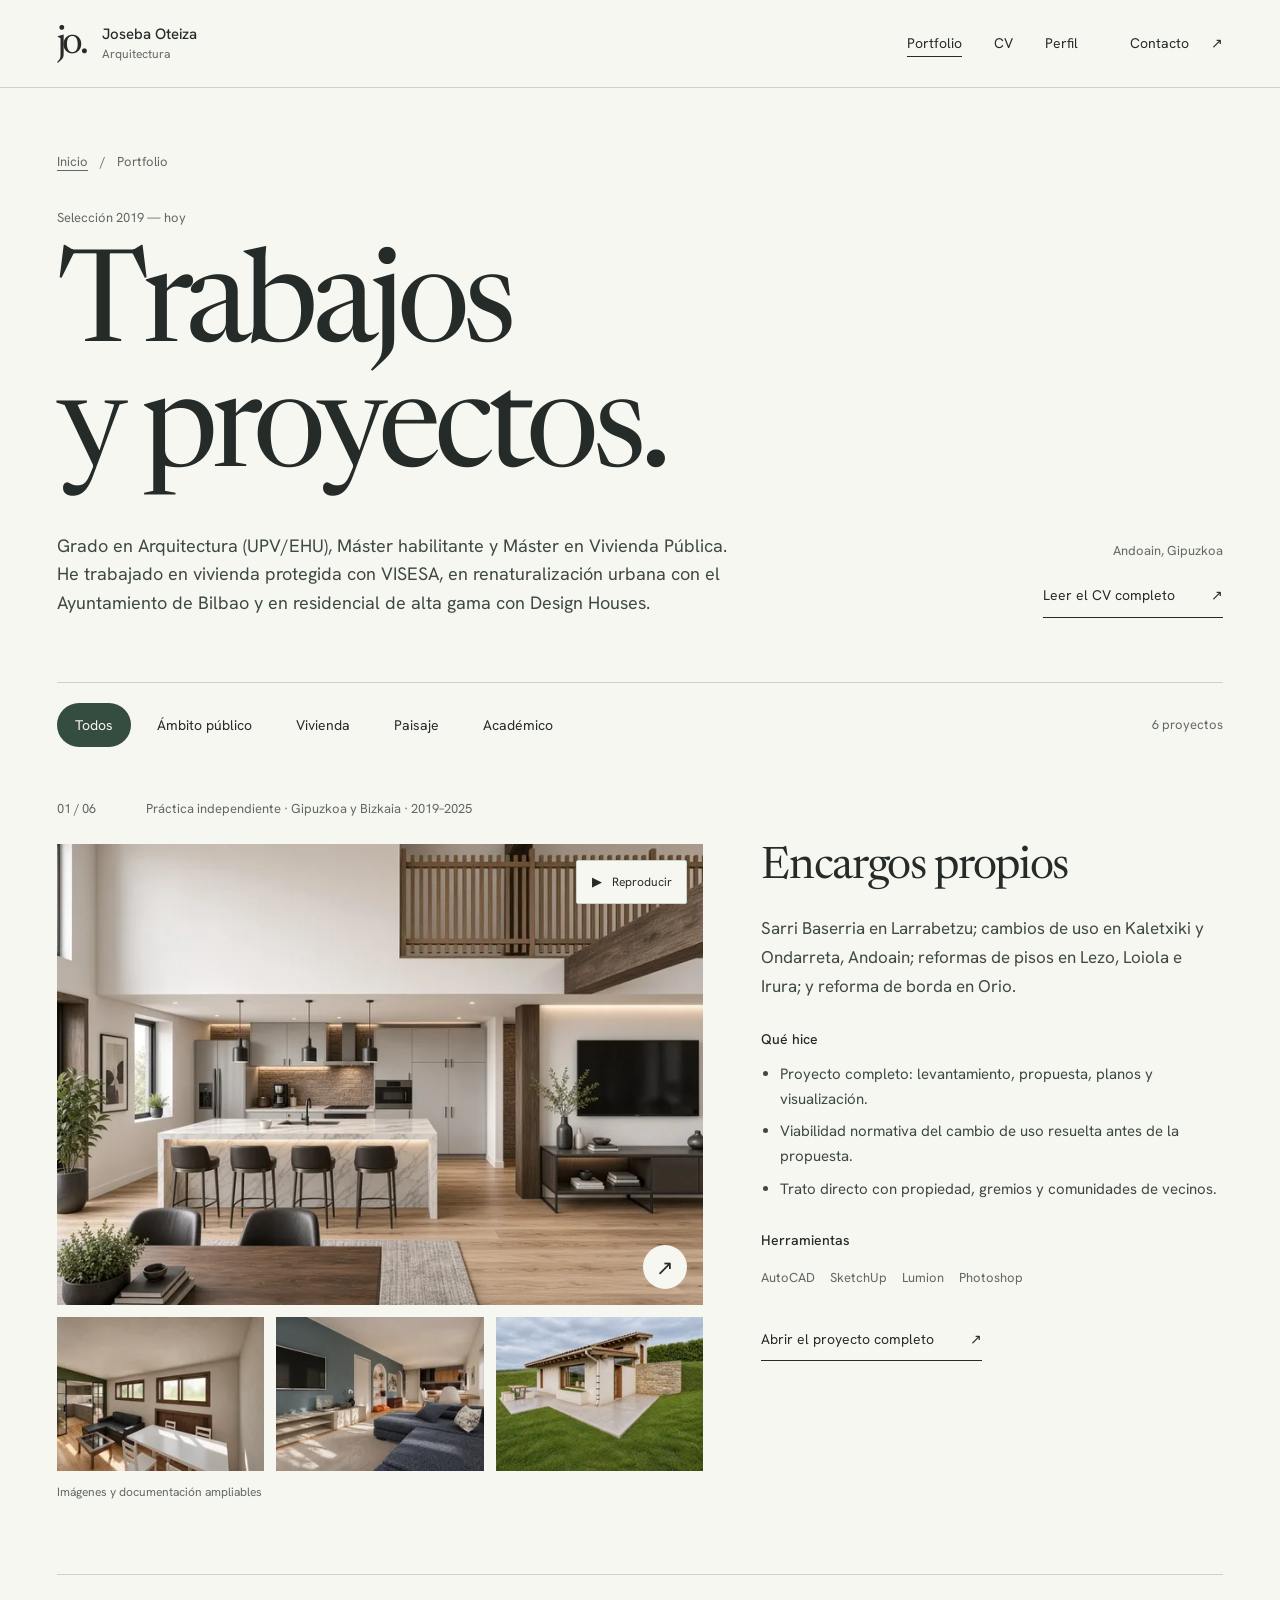
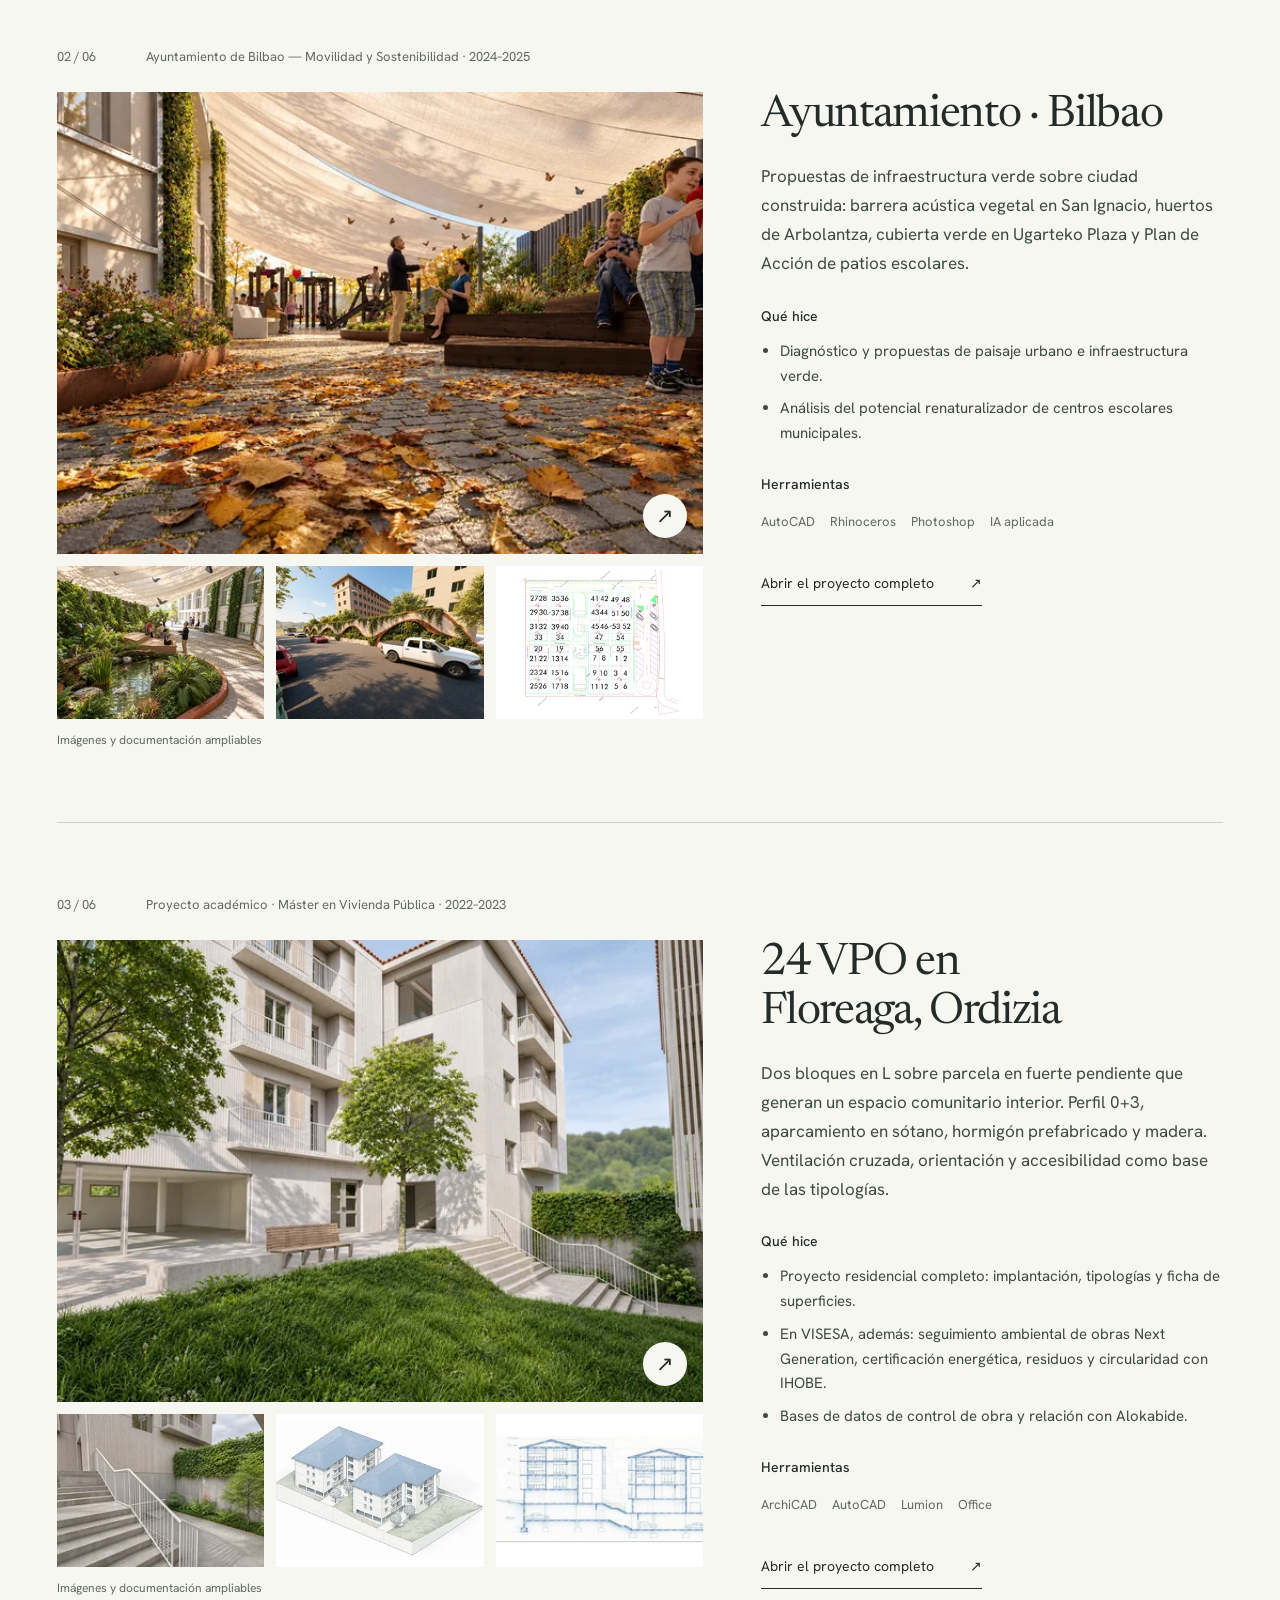
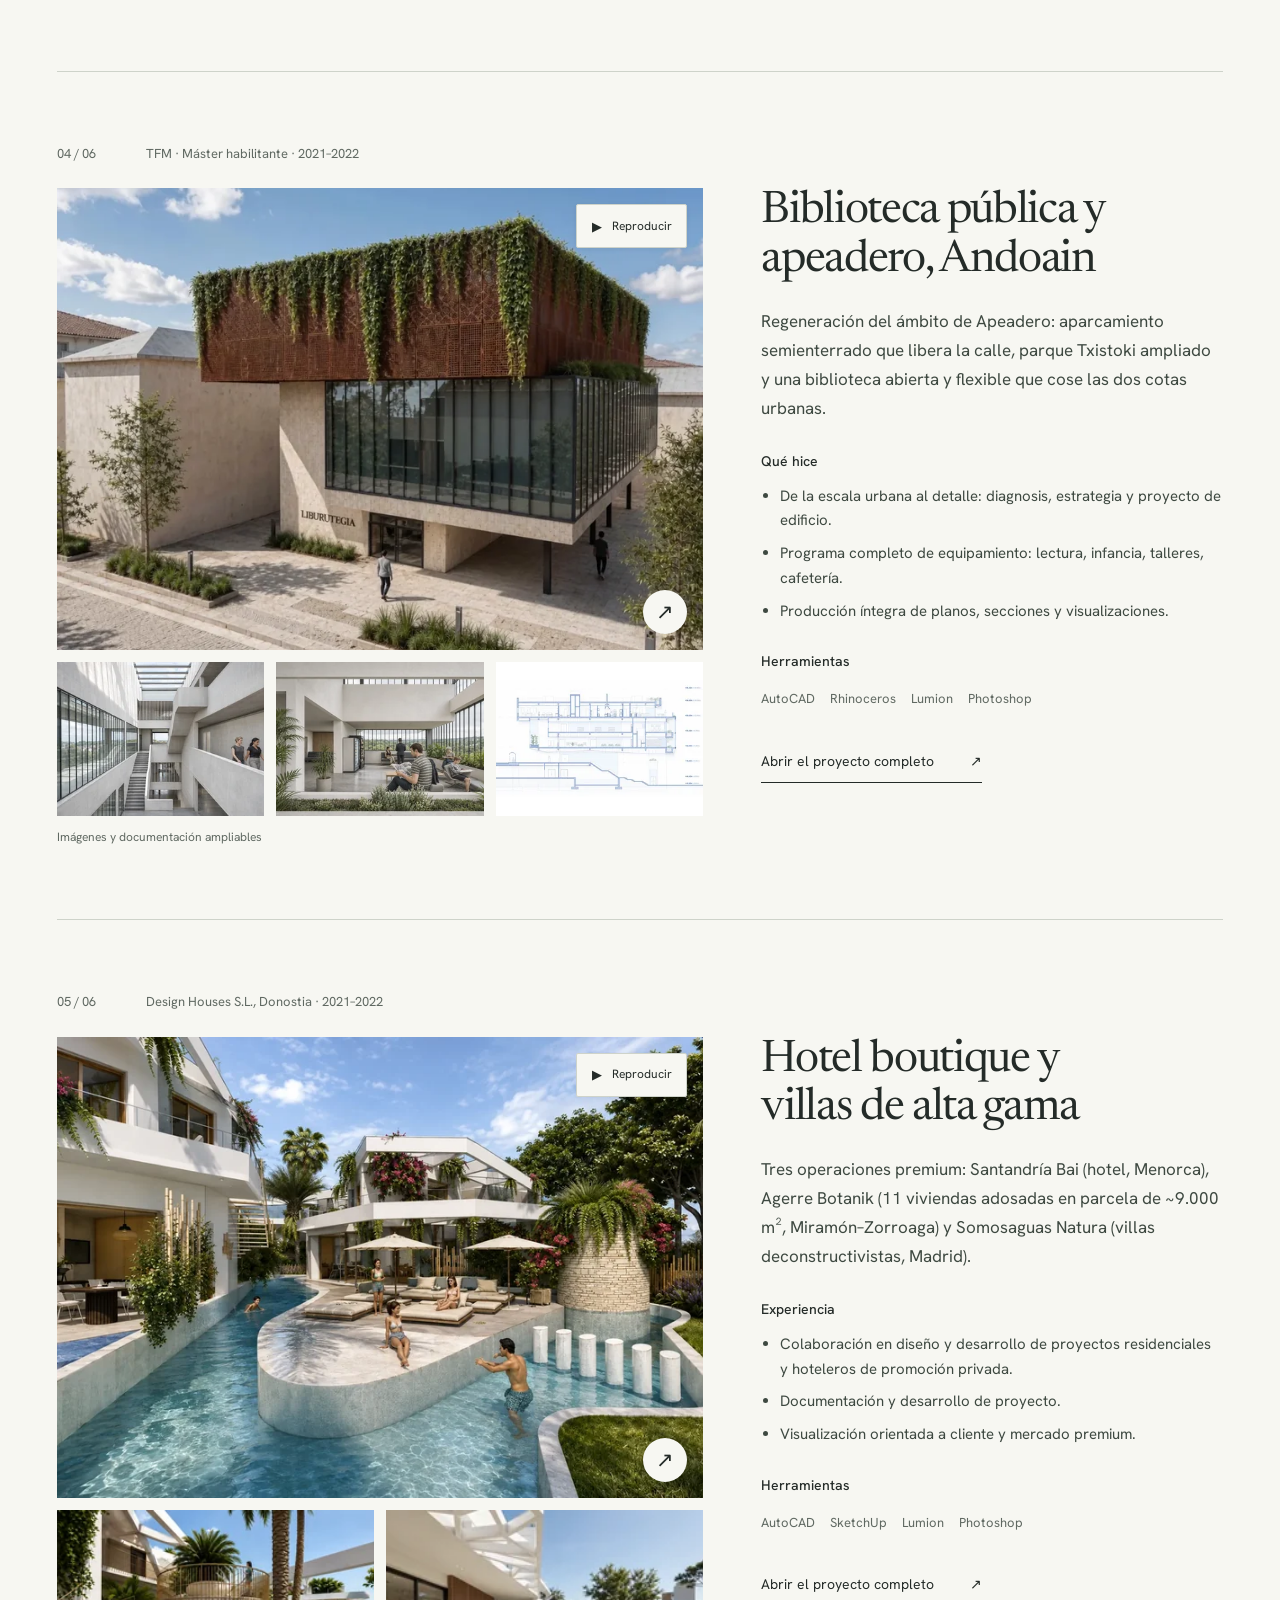
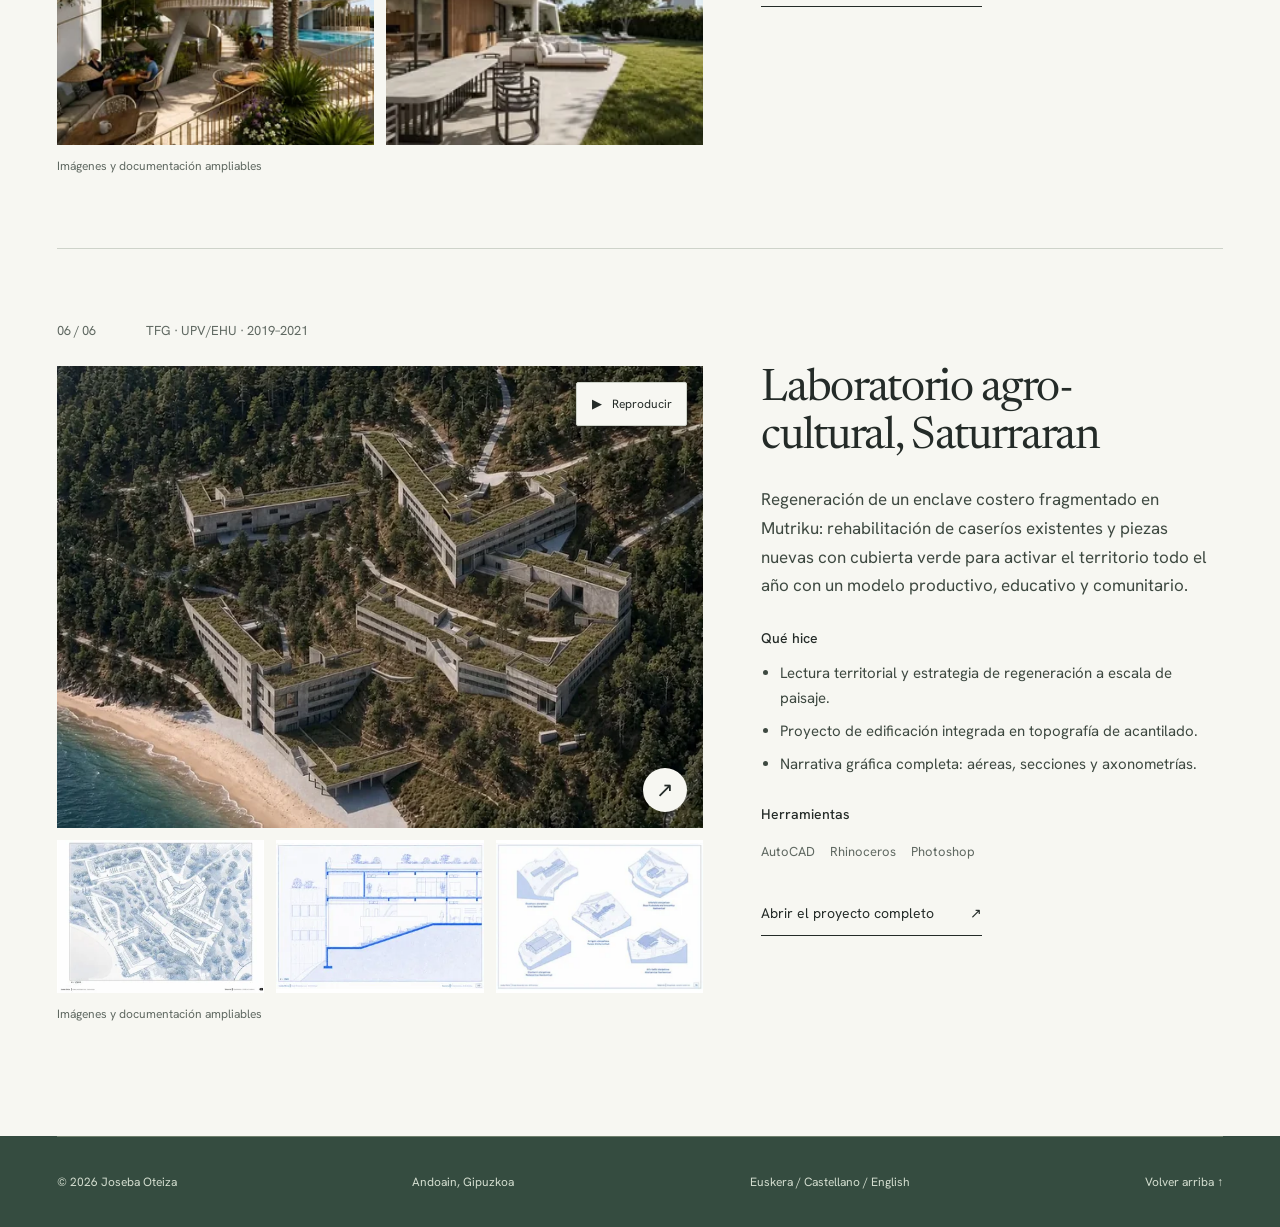
<file: portfolio.html>
<!doctype html>
<html lang="es" data-type="service">
<head>
<meta charset="utf-8">
<meta name="viewport" content="width=device-width, initial-scale=1, viewport-fit=cover">
<title>Portfolio · Joseba Oteiza | Trabajos y proyectos</title>
<meta name="description" content="Portfolio completo de Joseba Oteiza. Seis trabajos con planos, visualizaciones, contexto, aportación personal y herramientas de proyecto.">
<meta name="theme-color" content="#f7f7f2">
<meta name="page-type" content="service"><meta name="site-kind" content="other">
<link rel="canonical" href="https://joteiza003.github.io/portfolio-arquitectura/portfolio.html">
<link rel="icon" type="image/png" href="favicon.png">
<link rel="apple-touch-icon" href="apple-touch-icon.png">
<meta property="og:type" content="website"><meta property="og:site_name" content="Joseba Oteiza · Arquitectura"><meta property="og:locale" content="es_ES">
<meta property="og:title" content="Portfolio · Joseba Oteiza | Trabajos y proyectos"><meta property="og:description" content="Portfolio completo de Joseba Oteiza. Seis trabajos con planos, visualizaciones, contexto, aportación personal y herramientas de proyecto.">
<meta property="og:url" content="https://joteiza003.github.io/portfolio-arquitectura/portfolio.html"><meta property="og:image" content="https://joteiza003.github.io/portfolio-arquitectura/og-image.jpg">
<meta name="twitter:card" content="summary_large_image"><meta name="twitter:title" content="Portfolio · Joseba Oteiza | Trabajos y proyectos"><meta name="twitter:description" content="Portfolio completo de Joseba Oteiza. Seis trabajos con planos, visualizaciones, contexto, aportación personal y herramientas de proyecto."><meta name="twitter:image" content="https://joteiza003.github.io/portfolio-arquitectura/og-image.jpg">
<link rel="preload" href="fonts/editorial-1.woff2" as="font" type="font/woff2" crossorigin>
<link rel="preload" href="fonts/editorial-3.woff2" as="font" type="font/woff2" crossorigin>
<link rel="stylesheet" href="editorial.css?v=8">
<script src="editorial.js?v=8" defer></script>
</head><body class="portfolio-page"><a class="skip-link" href="#contenido">Saltar al contenido</a>
<header class="site-header"><div class="wrap header-inner">
<a class="brand" href="index.html" aria-label="Joseba Oteiza, inicio"><span class="brand-mark" aria-hidden="true">jo.</span><span class="brand-name">Joseba Oteiza<small>Arquitectura</small></span></a>
<button class="menu-toggle" type="button" aria-expanded="false" aria-controls="site-nav" hidden><span data-menu-label>Menú</span><span data-menu-icon aria-hidden="true">+</span></button>
<nav class="site-nav" id="site-nav" aria-label="Navegación principal">
<a href="portfolio.html" aria-current="page">Portfolio</a><a href="cv.html" >CV</a><a href="index.html#perfil">Perfil</a><a class="nav-contact" href="mailto:joseba_oteiza@hotmail.com">Contacto <span class="arrow" aria-hidden="true">↗</span></a>
</nav></div></header><main id="contenido"><header class="archive-hero wrap"><div class="breadcrumbs"><a href="index.html">Inicio</a><span aria-hidden="true">/</span><span>Portfolio</span></div><p class="portfolio-overline">Selección 2019 — hoy</p><h1 data-enter>Trabajos<br>y proyectos.</h1><div class="archive-intro"><p>Grado en Arquitectura (UPV/EHU), Máster habilitante y Máster en Vivienda Pública. He trabajado en vivienda protegida con VISESA, en renaturalización urbana con el Ayuntamiento de Bilbao y en residencial de alta gama con Design Houses.</p><div class="archive-profile-links"><span>Andoain, Gipuzkoa</span><a class="text-link" href="cv.html">Leer el CV completo <span class="arrow" aria-hidden="true">↗</span></a></div></div></header>
<section class="archive-section wrap" aria-label="Trabajos seleccionados"><div class="filter-bar" data-filter-bar hidden><div class="filters" role="group" aria-label="Filtrar proyectos por ámbito"><button class="filter-button" data-filter="all" aria-pressed="true" type="button">Todos</button><button class="filter-button" data-filter="public" aria-pressed="false" type="button">Ámbito público</button><button class="filter-button" data-filter="housing" aria-pressed="false" type="button">Vivienda</button><button class="filter-button" data-filter="landscape" aria-pressed="false" type="button">Paisaje</button><button class="filter-button" data-filter="academic" aria-pressed="false" type="button">Académico</button></div><span class="filter-count" data-filter-count role="status">6 proyectos</span></div><div class="portfolio-entries"><article class="portfolio-entry" data-category="housing" id="trabajo-encargos-propios"><div class="portfolio-entry-heading"><span class="entry-folio">01 / 06</span><p>Práctica independiente · Gipuzkoa y Bizkaia · 2019–2025</p></div><div class="portfolio-entry-grid"><div class="portfolio-media"><div class="portfolio-visual" data-motion-media data-video-label="Encargos propios"><a class="portfolio-main-image" href="encargos-propios.html" aria-label="Abrir el proyecto: Encargos propios"><img src="img/cu-sarri-1.webp" srcset="img/responsive/cu-sarri-1-480.webp 480w, img/responsive/cu-sarri-1-768.webp 768w, img/responsive/cu-sarri-1-1024.webp 1024w, img/responsive/cu-sarri-1-1440.webp 1440w, img/cu-sarri-1.webp 1728w" sizes="(max-width: 600px) calc(100vw - 44px), (max-width: 900px) calc(100vw - 64px), 52vw" alt="Visualización del estar de Sarri Baserria en Larrabetzu, con doble altura y estructura de madera" width="1728" height="1152" loading="lazy" decoding="async" data-source="client" data-subject="arquitectura"><video class="motion-video" data-preview-src="media/topaz-v1/cu-7-1920-60-v1.mp4" data-preview-mobile="media/topaz-v1/cu-7-1280-60-v1.mp4" muted loop playsinline preload="none" aria-hidden="true" tabindex="-1" hidden></video><span class="image-arrow" aria-hidden="true">↗</span></a><button type="button" class="motion-toggle" data-video-toggle aria-label="Reproducir vídeo: Encargos propios" hidden><span aria-hidden="true">▶</span><span data-video-action>Reproducir</span></button></div><div class="portfolio-documents" style="--document-count:3"><div class="portfolio-document portfolio-render"><img src="img/produccion/enc-loi-01-publicacion-v1.webp" srcset="img/responsive/enc-loi-01-publicacion-v1-160.webp 160w, img/responsive/enc-loi-01-publicacion-v1-320.webp 320w, img/responsive/enc-loi-01-publicacion-v1-480.webp 480w, img/responsive/enc-loi-01-publicacion-v1-768.webp 768w, img/produccion/enc-loi-01-publicacion-v1.webp 1672w" sizes="(max-width: 600px) calc((100vw - 68px) / 3), (max-width: 900px) calc((100vw - 88px) / 3), 16vw" alt="Loiola: estar y comedor de la Propuesta 2" width="1672" height="941" loading="lazy" decoding="async" data-source="client" data-subject="arquitectura"></div><div class="portfolio-document portfolio-render"><img src="img/produccion/enc-lez-01-publicacion-v1.webp" srcset="img/responsive/enc-lez-01-publicacion-v1-160.webp 160w, img/responsive/enc-lez-01-publicacion-v1-320.webp 320w, img/responsive/enc-lez-01-publicacion-v1-480.webp 480w, img/responsive/enc-lez-01-publicacion-v1-768.webp 768w, img/produccion/enc-lez-01-publicacion-v1.webp 1672w" sizes="(max-width: 600px) calc((100vw - 68px) / 3), (max-width: 900px) calc((100vw - 88px) / 3), 16vw" alt="Lezo: estar con pared azul y cocina al fondo" width="1672" height="941" loading="lazy" decoding="async" data-source="client" data-subject="arquitectura"></div><div class="portfolio-document portfolio-render"><img src="img/produccion/enc-ori-01-publicacion-v1.webp" srcset="img/responsive/enc-ori-01-publicacion-v1-160.webp 160w, img/responsive/enc-ori-01-publicacion-v1-320.webp 320w, img/responsive/enc-ori-01-publicacion-v1-480.webp 480w, img/responsive/enc-ori-01-publicacion-v1-768.webp 768w, img/produccion/enc-ori-01-publicacion-v1.webp 1672w" sizes="(max-width: 600px) calc((100vw - 68px) / 3), (max-width: 900px) calc((100vw - 88px) / 3), 16vw" alt="Orio: propuesta de rehabilitación de la borda y su terraza" width="1672" height="941" loading="lazy" decoding="async" data-source="client" data-subject="arquitectura"></div></div><p class="portfolio-document-note">Imágenes y documentación ampliables</p></div><div class="portfolio-copy"><h2>Encargos propios</h2><p class="portfolio-description">Sarri Baserria en Larrabetzu; cambios de uso en Kaletxiki y Ondarreta, Andoain; reformas de pisos en Lezo, Loiola e Irura; y reforma de borda en Orio.</p><h3>Qué hice</h3><ul class="did"><li>Proyecto completo: levantamiento, propuesta, planos y visualización.</li><li>Viabilidad normativa del cambio de uso resuelta antes de la propuesta.</li><li>Trato directo con propiedad, gremios y comunidades de vecinos.</li></ul><h3>Herramientas</h3><div class="tools"><span>AutoCAD</span><span>SketchUp</span><span>Lumion</span><span>Photoshop</span></div><a class="text-link" href="encargos-propios.html">Abrir el proyecto completo <span class="arrow" aria-hidden="true">↗</span></a></div></div></article><article class="portfolio-entry" data-category="landscape public" id="trabajo-ayuntamiento-bilbao"><div class="portfolio-entry-heading"><span class="entry-folio">02 / 06</span><p>Ayuntamiento de Bilbao — Movilidad y Sostenibilidad · 2024–2025</p></div><div class="portfolio-entry-grid"><div class="portfolio-media"><div class="portfolio-visual"><a class="portfolio-main-image" href="ayuntamiento-bilbao.html" aria-label="Abrir el proyecto: Ayuntamiento · Bilbao"><img src="img/ug-1.webp" srcset="img/responsive/ug-1-480.webp 480w, img/responsive/ug-1-768.webp 768w, img/responsive/ug-1-1024.webp 1024w, img/responsive/ug-1-1440.webp 1440w, img/ug-1.webp 1672w" sizes="(max-width: 600px) calc(100vw - 44px), (max-width: 900px) calc(100vw - 64px), 52vw" alt="Visualización de una propuesta de renaturalización: vegetación y espacios de estancia bajo toldos" width="1672" height="941" loading="lazy" decoding="async" data-source="client" data-subject="arquitectura"><span class="image-arrow" aria-hidden="true">↗</span></a></div><div class="portfolio-documents" style="--document-count:3"><div class="portfolio-document portfolio-render"><img src="img/ug-2.webp" srcset="img/responsive/ug-2-160.webp 160w, img/responsive/ug-2-320.webp 320w, img/responsive/ug-2-480.webp 480w, img/responsive/ug-2-768.webp 768w, img/ug-2.webp 1672w" sizes="(max-width: 600px) calc((100vw - 68px) / 3), (max-width: 900px) calc((100vw - 88px) / 3), 16vw" alt="Ugarteko: vegetación y espacios de estancia bajo toldos" width="1672" height="941" loading="lazy" decoding="async" data-source="client" data-subject="arquitectura"></div><div class="portfolio-document portfolio-render"><img src="img/ug-3.webp" srcset="img/responsive/ug-3-160.webp 160w, img/responsive/ug-3-320.webp 320w, img/responsive/ug-3-480.webp 480w, img/responsive/ug-3-768.webp 768w, img/ug-3.webp 1672w" sizes="(max-width: 600px) calc((100vw - 68px) / 3), (max-width: 900px) calc((100vw - 88px) / 3), 16vw" alt="San Ignacio: barrera acústica vegetal ondulada" width="1672" height="941" loading="lazy" decoding="async" data-source="client" data-subject="arquitectura"></div><div class="portfolio-document "><img src="img/produccion/arbolantza-planta-definitiva.webp" srcset="img/responsive/arbolantza-planta-definitiva-160.webp 160w, img/responsive/arbolantza-planta-definitiva-320.webp 320w, img/responsive/arbolantza-planta-definitiva-480.webp 480w, img/responsive/arbolantza-planta-definitiva-768.webp 768w, img/produccion/arbolantza-planta-definitiva.webp 2382w" sizes="(max-width: 600px) calc((100vw - 68px) / 3), (max-width: 900px) calc((100vw - 88px) / 3), 16vw" alt="Arbolantza: plano definitivo de los huertos urbanos" width="2382" height="1684" loading="lazy" decoding="async" data-source="client" data-subject="arquitectura"></div></div><p class="portfolio-document-note">Imágenes y documentación ampliables</p></div><div class="portfolio-copy"><h2>Ayuntamiento · Bilbao</h2><p class="portfolio-description">Propuestas de infraestructura verde sobre ciudad construida: barrera acústica vegetal en San Ignacio, huertos de Arbolantza, cubierta verde en Ugarteko Plaza y Plan de Acción de patios escolares.</p><h3>Qué hice</h3><ul class="did"><li>Diagnóstico y propuestas de paisaje urbano e infraestructura verde.</li><li>Análisis del potencial renaturalizador de centros escolares municipales.</li></ul><h3>Herramientas</h3><div class="tools"><span>AutoCAD</span><span>Rhinoceros</span><span>Photoshop</span><span>IA aplicada</span></div><a class="text-link" href="ayuntamiento-bilbao.html">Abrir el proyecto completo <span class="arrow" aria-hidden="true">↗</span></a></div></div></article><article class="portfolio-entry" data-category="housing public academic" id="trabajo-vpo-ordizia"><div class="portfolio-entry-heading"><span class="entry-folio">03 / 06</span><p>Proyecto académico · Máster en Vivienda Pública · 2022–2023</p></div><div class="portfolio-entry-grid"><div class="portfolio-media"><div class="portfolio-visual"><a class="portfolio-main-image" href="vpo-ordizia.html" aria-label="Abrir el proyecto: 24 VPO en Floreaga, Ordizia"><img src="img/produccion/ord-01-publicacion-v1.webp" srcset="img/responsive/ord-01-publicacion-v1-480.webp 480w, img/responsive/ord-01-publicacion-v1-768.webp 768w, img/responsive/ord-01-publicacion-v1-1024.webp 1024w, img/responsive/ord-01-publicacion-v1-1440.webp 1440w, img/produccion/ord-01-publicacion-v1.webp 1672w" sizes="(max-width: 600px) calc(100vw - 44px), (max-width: 900px) calc(100vw - 64px), 52vw" alt="Espacio comunitario de Floreaga, Ordizia: edificios, arbolado y accesos sobre la pendiente" width="1672" height="941" loading="lazy" decoding="async" data-source="client" data-subject="arquitectura"><span class="image-arrow" aria-hidden="true">↗</span></a></div><div class="portfolio-documents" style="--document-count:3"><div class="portfolio-document portfolio-render"><img src="img/produccion/ord-04-publicacion-v1.webp" srcset="img/responsive/ord-04-publicacion-v1-160.webp 160w, img/responsive/ord-04-publicacion-v1-320.webp 320w, img/responsive/ord-04-publicacion-v1-480.webp 480w, img/responsive/ord-04-publicacion-v1-768.webp 768w, img/produccion/ord-04-publicacion-v1.webp 1672w" sizes="(max-width: 600px) calc((100vw - 68px) / 3), (max-width: 900px) calc((100vw - 88px) / 3), 16vw" alt="Floreaga, Ordizia: acceso, escaleras y materialidad de la fachada" width="1672" height="941" loading="lazy" decoding="async" data-source="client" data-subject="arquitectura"></div><div class="portfolio-document "><img src="img/archive/588bbad982f5234d.jpg" srcset="img/responsive/588bbad982f5234d-160.webp 160w, img/responsive/588bbad982f5234d-320.webp 320w, img/responsive/588bbad982f5234d-480.webp 480w, img/responsive/588bbad982f5234d-768.webp 768w, img/archive/588bbad982f5234d.jpg 1100w" sizes="(max-width: 600px) calc((100vw - 68px) / 3), (max-width: 900px) calc((100vw - 88px) / 3), 16vw" alt="Axonometría de los dos bloques de vivienda protegida" width="1100" height="731" loading="lazy" decoding="async" data-source="client" data-subject="arquitectura"></div><div class="portfolio-document "><img src="img/archive/998f81d14dc1a042.jpg" srcset="img/responsive/998f81d14dc1a042-160.webp 160w, img/responsive/998f81d14dc1a042-320.webp 320w, img/responsive/998f81d14dc1a042-480.webp 480w, img/responsive/998f81d14dc1a042-768.webp 768w, img/archive/998f81d14dc1a042.jpg 920w" sizes="(max-width: 600px) calc((100vw - 68px) / 3), (max-width: 900px) calc((100vw - 88px) / 3), 16vw" alt="Sección de los bloques y el aparcamiento" width="920" height="480" loading="lazy" decoding="async" data-source="client" data-subject="arquitectura"></div></div><p class="portfolio-document-note">Imágenes y documentación ampliables</p></div><div class="portfolio-copy"><h2>24 VPO en Floreaga, Ordizia</h2><p class="portfolio-description">Dos bloques en L sobre parcela en fuerte pendiente que generan un espacio comunitario interior. Perfil 0+3, aparcamiento en sótano, hormigón prefabricado y madera. Ventilación cruzada, orientación y accesibilidad como base de las tipologías.</p><h3>Qué hice</h3><ul class="did"><li>Proyecto residencial completo: implantación, tipologías y ficha de superficies.</li><li>En VISESA, además: seguimiento ambiental de obras Next Generation, certificación energética, residuos y circularidad con IHOBE.</li><li>Bases de datos de control de obra y relación con Alokabide.</li></ul><h3>Herramientas</h3><div class="tools"><span>ArchiCAD</span><span>AutoCAD</span><span>Lumion</span><span>Office</span></div><a class="text-link" href="vpo-ordizia.html">Abrir el proyecto completo <span class="arrow" aria-hidden="true">↗</span></a></div></div></article><article class="portfolio-entry" data-category="public academic" id="trabajo-biblioteca-andoain"><div class="portfolio-entry-heading"><span class="entry-folio">04 / 06</span><p>TFM · Máster habilitante · 2021–2022</p></div><div class="portfolio-entry-grid"><div class="portfolio-media"><div class="portfolio-visual" data-motion-media data-video-label="Biblioteca pública y apeadero, Andoain"><a class="portfolio-main-image" href="biblioteca-andoain.html" aria-label="Abrir el proyecto: Biblioteca pública y apeadero, Andoain"><img src="img/bib-hero-poster.webp" srcset="img/responsive/bib-hero-poster-480.webp 480w, img/responsive/bib-hero-poster-768.webp 768w, img/responsive/bib-hero-poster-1024.webp 1024w, img/bib-hero-poster.webp 1104w" sizes="(max-width: 600px) calc(100vw - 44px), (max-width: 900px) calc(100vw - 64px), 52vw" alt="Visualización de la biblioteca de Andoain, con celosía vegetal y planta baja abierta" width="1104" height="816" loading="lazy" decoding="async" data-source="client" data-subject="arquitectura"><video class="motion-video" data-preview-src="media/topaz-v1/bib-hero-1920-60-v1.mp4" data-preview-mobile="media/topaz-v1/bib-hero-1280-60-v1.mp4" muted loop playsinline preload="none" aria-hidden="true" tabindex="-1" hidden></video><span class="image-arrow" aria-hidden="true">↗</span></a><button type="button" class="motion-toggle" data-video-toggle aria-label="Reproducir vídeo: Biblioteca pública y apeadero, Andoain" hidden><span aria-hidden="true">▶</span><span data-video-action>Reproducir</span></button></div><div class="portfolio-documents" style="--document-count:3"><div class="portfolio-document portfolio-render"><img src="img/produccion/bib-01-publicacion-v1.webp" srcset="img/responsive/bib-01-publicacion-v1-160.webp 160w, img/responsive/bib-01-publicacion-v1-320.webp 320w, img/responsive/bib-01-publicacion-v1-480.webp 480w, img/responsive/bib-01-publicacion-v1-768.webp 768w, img/produccion/bib-01-publicacion-v1.webp 1536w" sizes="(max-width: 600px) calc((100vw - 68px) / 3), (max-width: 900px) calc((100vw - 88px) / 3), 16vw" alt="Biblioteca de Andoain: atrio con luz cenital y recorrido vertical" width="1536" height="1024" loading="lazy" decoding="async" data-source="client" data-subject="arquitectura"></div><div class="portfolio-document portfolio-render"><img src="img/produccion/bib-04-publicacion-v1.webp" srcset="img/responsive/bib-04-publicacion-v1-160.webp 160w, img/responsive/bib-04-publicacion-v1-320.webp 320w, img/responsive/bib-04-publicacion-v1-480.webp 480w, img/responsive/bib-04-publicacion-v1-768.webp 768w, img/produccion/bib-04-publicacion-v1.webp 1536w" sizes="(max-width: 600px) calc((100vw - 68px) / 3), (max-width: 900px) calc((100vw - 88px) / 3), 16vw" alt="Biblioteca de Andoain: cafetería abierta al patio" width="1536" height="1024" loading="lazy" decoding="async" data-source="client" data-subject="arquitectura"></div><div class="portfolio-document "><img src="img/archive/e34001da8e77871b.jpg" srcset="img/responsive/e34001da8e77871b-160.webp 160w, img/responsive/e34001da8e77871b-320.webp 320w, img/responsive/e34001da8e77871b-480.webp 480w, img/responsive/e34001da8e77871b-768.webp 768w, img/archive/e34001da8e77871b.jpg 920w" sizes="(max-width: 600px) calc((100vw - 68px) / 3), (max-width: 900px) calc((100vw - 88px) / 3), 16vw" alt="Biblioteca de Andoain: sección longitudinal por el atrio" width="920" height="518" loading="lazy" decoding="async" data-source="client" data-subject="arquitectura"></div></div><p class="portfolio-document-note">Imágenes y documentación ampliables</p></div><div class="portfolio-copy"><h2>Biblioteca pública y apeadero, Andoain</h2><p class="portfolio-description">Regeneración del ámbito de Apeadero: aparcamiento semienterrado que libera la calle, parque Txistoki ampliado y una biblioteca abierta y flexible que cose las dos cotas urbanas.</p><h3>Qué hice</h3><ul class="did"><li>De la escala urbana al detalle: diagnosis, estrategia y proyecto de edificio.</li><li>Programa completo de equipamiento: lectura, infancia, talleres, cafetería.</li><li>Producción íntegra de planos, secciones y visualizaciones.</li></ul><h3>Herramientas</h3><div class="tools"><span>AutoCAD</span><span>Rhinoceros</span><span>Lumion</span><span>Photoshop</span></div><a class="text-link" href="biblioteca-andoain.html">Abrir el proyecto completo <span class="arrow" aria-hidden="true">↗</span></a></div></div></article><article class="portfolio-entry" data-category="housing" id="trabajo-design-houses"><div class="portfolio-entry-heading"><span class="entry-folio">05 / 06</span><p>Design Houses S.L., Donostia · 2021–2022</p></div><div class="portfolio-entry-grid"><div class="portfolio-media"><div class="portfolio-visual" data-motion-media data-video-label="Hotel boutique y villas de alta gama"><a class="portfolio-main-image" href="design-houses.html" aria-label="Abrir el proyecto: Hotel boutique y villas de alta gama"><img src="img/dh-hero.webp" srcset="img/responsive/dh-hero-480.webp 480w, img/responsive/dh-hero-768.webp 768w, img/responsive/dh-hero-1024.webp 1024w, img/responsive/dh-hero-1440.webp 1440w, img/dh-hero.webp 1534w" sizes="(max-width: 600px) calc(100vw - 44px), (max-width: 900px) calc(100vw - 64px), 52vw" alt="Visualización de las terrazas y la piscina del hotel boutique Santandría Bai en Menorca" width="1534" height="1025" loading="lazy" decoding="async" data-source="client" data-subject="arquitectura"><video class="motion-video" data-preview-src="media/topaz-v1/dh-1-1920-60-v1.mp4" data-preview-mobile="media/topaz-v1/dh-1-1280-60-v1.mp4" muted loop playsinline preload="none" aria-hidden="true" tabindex="-1" hidden></video><span class="image-arrow" aria-hidden="true">↗</span></a><button type="button" class="motion-toggle" data-video-toggle aria-label="Reproducir vídeo: Hotel boutique y villas de alta gama" hidden><span aria-hidden="true">▶</span><span data-video-action>Reproducir</span></button></div><div class="portfolio-documents" style="--document-count:2"><div class="portfolio-document portfolio-render"><img src="img/dh-terraza.webp" srcset="img/responsive/dh-terraza-160.webp 160w, img/responsive/dh-terraza-320.webp 320w, img/responsive/dh-terraza-480.webp 480w, img/responsive/dh-terraza-768.webp 768w, img/dh-terraza.webp 1535w" sizes="(max-width: 600px) calc((100vw - 68px) / 3), (max-width: 900px) calc((100vw - 88px) / 3), 16vw" alt="Santandría Bai: patio y terrazas del hotel boutique" width="1535" height="1024" loading="lazy" decoding="async" data-source="client" data-subject="arquitectura"></div><div class="portfolio-document portfolio-render"><img src="img/dh-villa.webp" srcset="img/responsive/dh-villa-160.webp 160w, img/responsive/dh-villa-320.webp 320w, img/responsive/dh-villa-480.webp 480w, img/responsive/dh-villa-768.webp 768w, img/dh-villa.webp 1280w" sizes="(max-width: 600px) calc((100vw - 68px) / 3), (max-width: 900px) calc((100vw - 88px) / 3), 16vw" alt="Somosaguas Natura: terraza y jardín de las villas" width="1280" height="720" loading="lazy" decoding="async" data-source="client" data-subject="arquitectura"></div></div><p class="portfolio-document-note">Imágenes y documentación ampliables</p></div><div class="portfolio-copy"><h2>Hotel boutique y villas de alta gama</h2><p class="portfolio-description">Tres operaciones premium: Santandría Bai (hotel, Menorca), Agerre Botanik (11 viviendas adosadas en parcela de ~9.000 m², Miramón–Zorroaga) y Somosaguas Natura (villas deconstructivistas, Madrid).</p><h3>Experiencia</h3><ul class="did"><li>Colaboración en diseño y desarrollo de proyectos residenciales y hoteleros de promoción privada.</li><li>Documentación y desarrollo de proyecto.</li><li>Visualización orientada a cliente y mercado premium.</li></ul><h3>Herramientas</h3><div class="tools"><span>AutoCAD</span><span>SketchUp</span><span>Lumion</span><span>Photoshop</span></div><a class="text-link" href="design-houses.html">Abrir el proyecto completo <span class="arrow" aria-hidden="true">↗</span></a></div></div></article><article class="portfolio-entry" data-category="landscape academic" id="trabajo-saturraran"><div class="portfolio-entry-heading"><span class="entry-folio">06 / 06</span><p>TFG · UPV/EHU · 2019–2021</p></div><div class="portfolio-entry-grid"><div class="portfolio-media"><div class="portfolio-visual" data-motion-media data-video-label="Laboratorio agro-cultural, Saturraran"><a class="portfolio-main-image" href="saturraran.html" aria-label="Abrir el proyecto: Laboratorio agro-cultural, Saturraran"><img src="img/sat-hero.webp" srcset="img/responsive/sat-hero-480.webp 480w, img/responsive/sat-hero-768.webp 768w, img/responsive/sat-hero-1024.webp 1024w, img/responsive/sat-hero-1440.webp 1440w, img/sat-hero.webp 1704w" sizes="(max-width: 600px) calc(100vw - 44px), (max-width: 900px) calc(100vw - 64px), 52vw" alt="Visualización del laboratorio agro-cultural entre el bosque y el mar de Saturraran" width="1704" height="1200" loading="lazy" decoding="async" data-source="client" data-subject="arquitectura"><video class="motion-video" data-preview-src="media/topaz-v1/sat-1-1920-60-trim-v2.mp4" data-preview-mobile="media/topaz-v1/sat-1-1280-60-trim-v2.mp4" muted loop playsinline preload="none" aria-hidden="true" tabindex="-1" hidden></video><span class="image-arrow" aria-hidden="true">↗</span></a><button type="button" class="motion-toggle" data-video-toggle aria-label="Reproducir vídeo: Laboratorio agro-cultural, Saturraran" hidden><span aria-hidden="true">▶</span><span data-video-action>Reproducir</span></button></div><div class="portfolio-documents" style="--document-count:3"><div class="portfolio-document "><img src="img/archive/93d7fd53530c7559.jpg" srcset="img/responsive/93d7fd53530c7559-160.webp 160w, img/responsive/93d7fd53530c7559-320.webp 320w, img/archive/93d7fd53530c7559.jpg 460w" sizes="(max-width: 600px) calc((100vw - 68px) / 3), (max-width: 900px) calc((100vw - 88px) / 3), 16vw" alt="Planta general del conjunto" width="460" height="345" loading="lazy" decoding="async" data-source="client" data-subject="arquitectura"></div><div class="portfolio-document "><img src="img/archive/db6fc1fbea846288.jpg" srcset="img/responsive/db6fc1fbea846288-160.webp 160w, img/responsive/db6fc1fbea846288-320.webp 320w, img/archive/db6fc1fbea846288.jpg 460w" sizes="(max-width: 600px) calc((100vw - 68px) / 3), (max-width: 900px) calc((100vw - 88px) / 3), 16vw" alt="Sección por el acantilado" width="460" height="324" loading="lazy" decoding="async" data-source="client" data-subject="arquitectura"></div><div class="portfolio-document "><img src="img/archive/9c01c87575c7bda0.jpg" srcset="img/responsive/9c01c87575c7bda0-160.webp 160w, img/responsive/9c01c87575c7bda0-320.webp 320w, img/archive/9c01c87575c7bda0.jpg 460w" sizes="(max-width: 600px) calc((100vw - 68px) / 3), (max-width: 900px) calc((100vw - 88px) / 3), 16vw" alt="Los cinco caseríos rehabilitados" width="460" height="325" loading="lazy" decoding="async" data-source="client" data-subject="arquitectura"></div></div><p class="portfolio-document-note">Imágenes y documentación ampliables</p></div><div class="portfolio-copy"><h2>Laboratorio agro-cultural, Saturraran</h2><p class="portfolio-description">Regeneración de un enclave costero fragmentado en Mutriku: rehabilitación de caseríos existentes y piezas nuevas con cubierta verde para activar el territorio todo el año con un modelo productivo, educativo y comunitario.</p><h3>Qué hice</h3><ul class="did"><li>Lectura territorial y estrategia de regeneración a escala de paisaje.</li><li>Proyecto de edificación integrada en topografía de acantilado.</li><li>Narrativa gráfica completa: aéreas, secciones y axonometrías.</li></ul><h3>Herramientas</h3><div class="tools"><span>AutoCAD</span><span>Rhinoceros</span><span>Photoshop</span></div><a class="text-link" href="saturraran.html">Abrir el proyecto completo <span class="arrow" aria-hidden="true">↗</span></a></div></div></article></div></section></main><footer class="site-footer" id="contacto"><div class="wrap">
<div class="footer-bottom"><span>© 2026 Joseba Oteiza</span><span>Andoain, Gipuzkoa</span><span>Euskera / Castellano / English</span><a href="#contenido">Volver arriba ↑</a></div>
</div></footer></body></html>
</file>
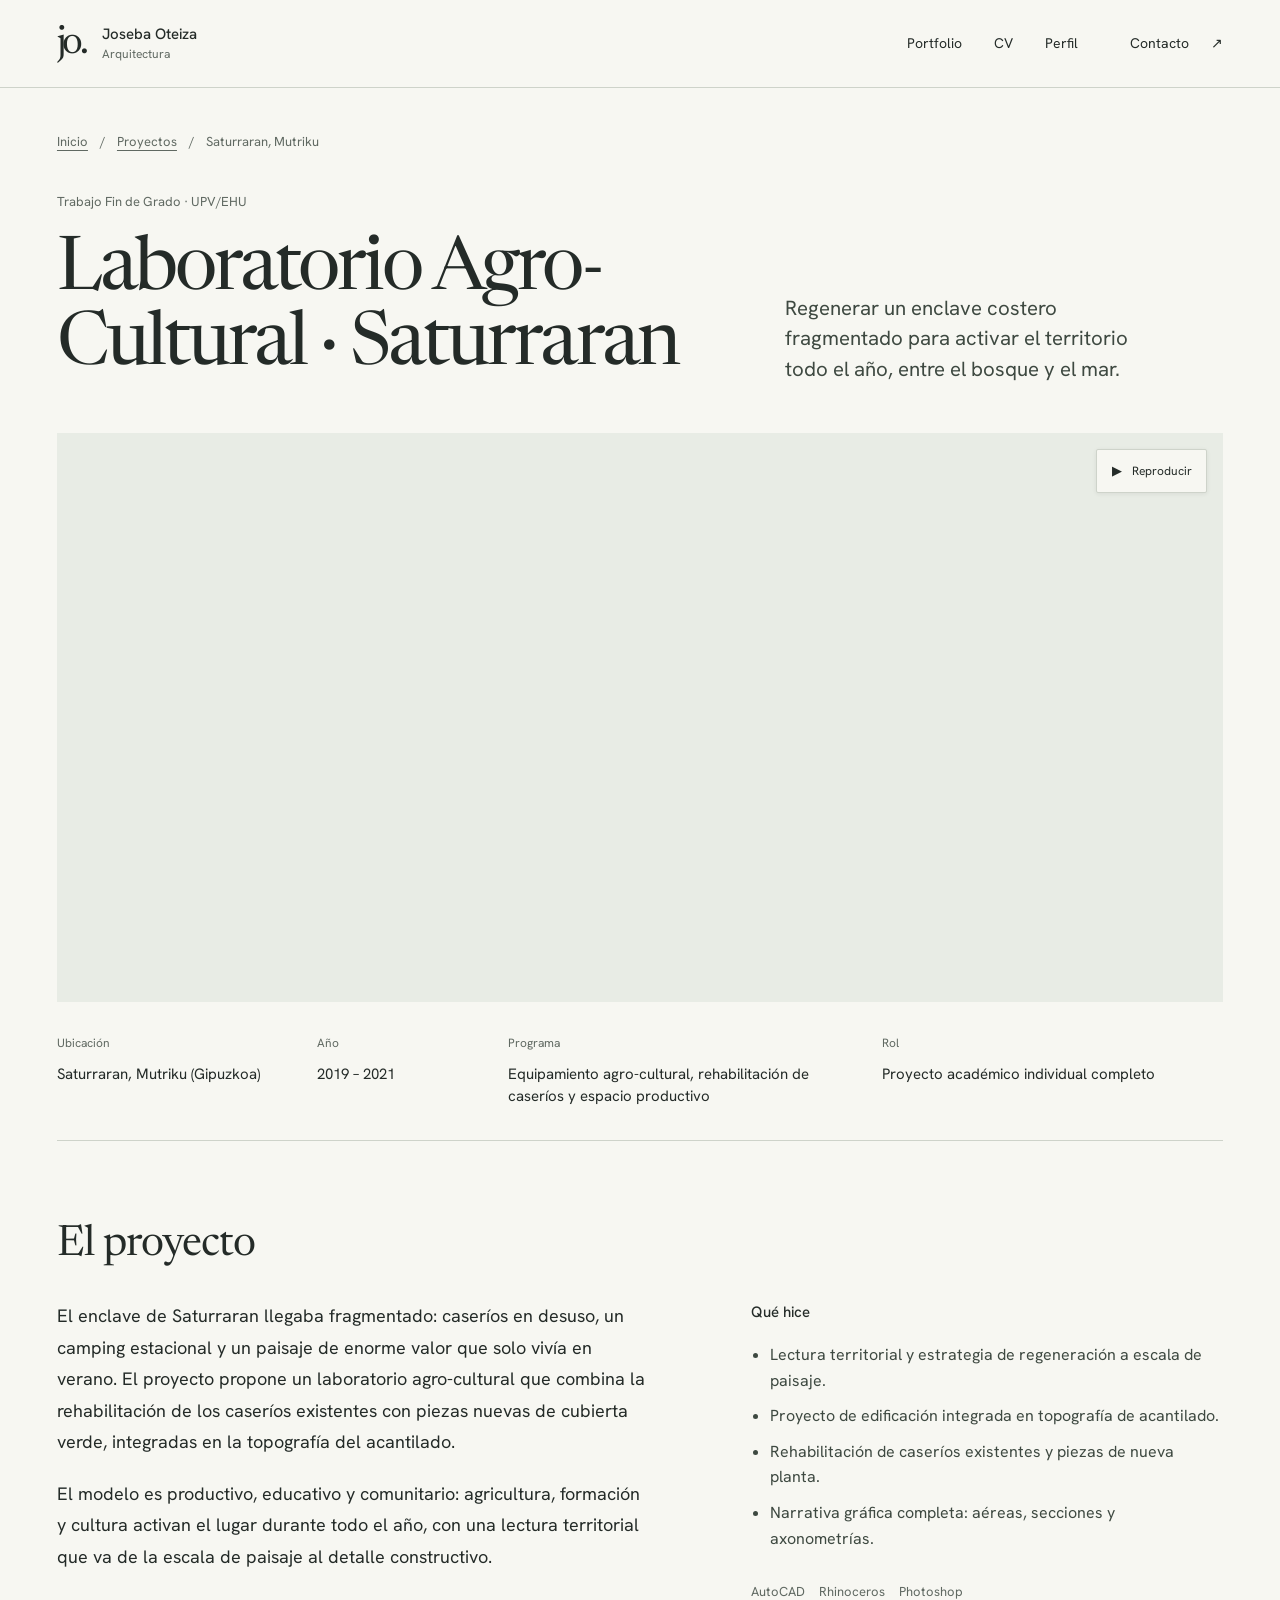
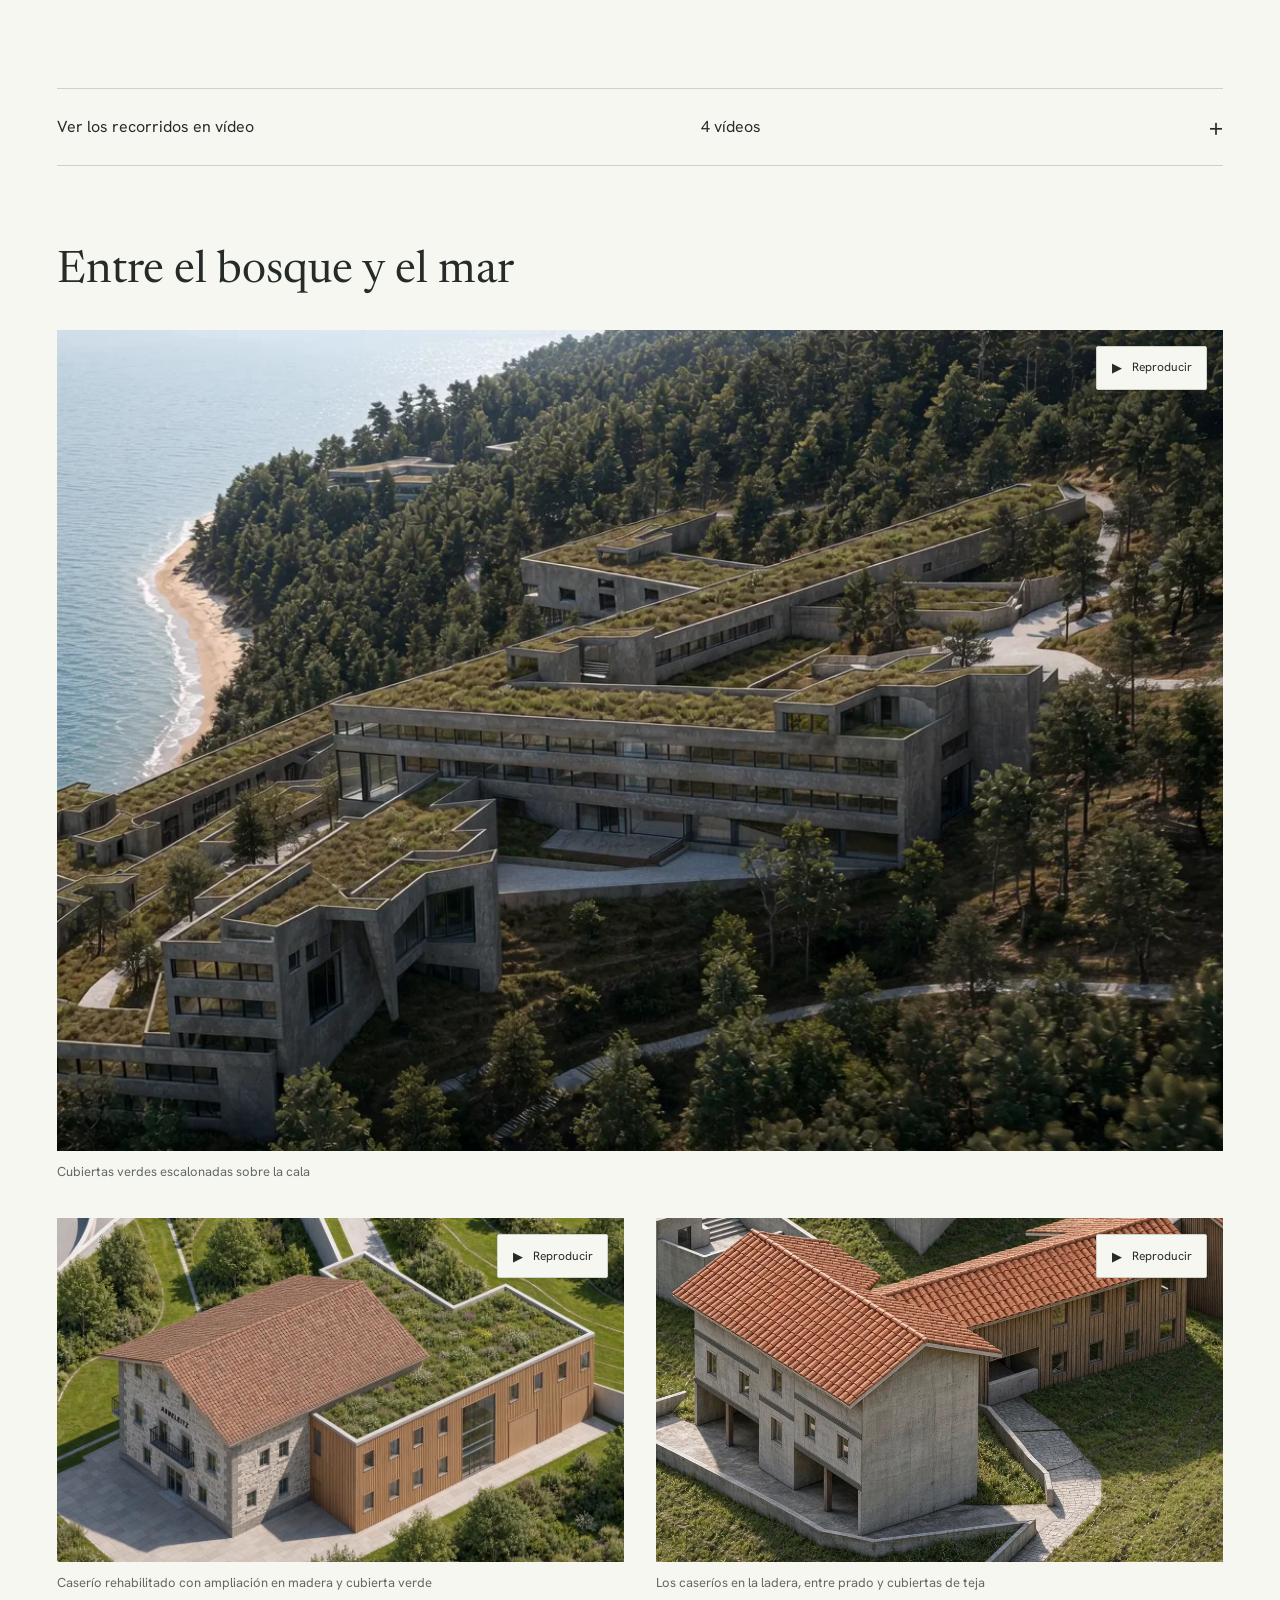
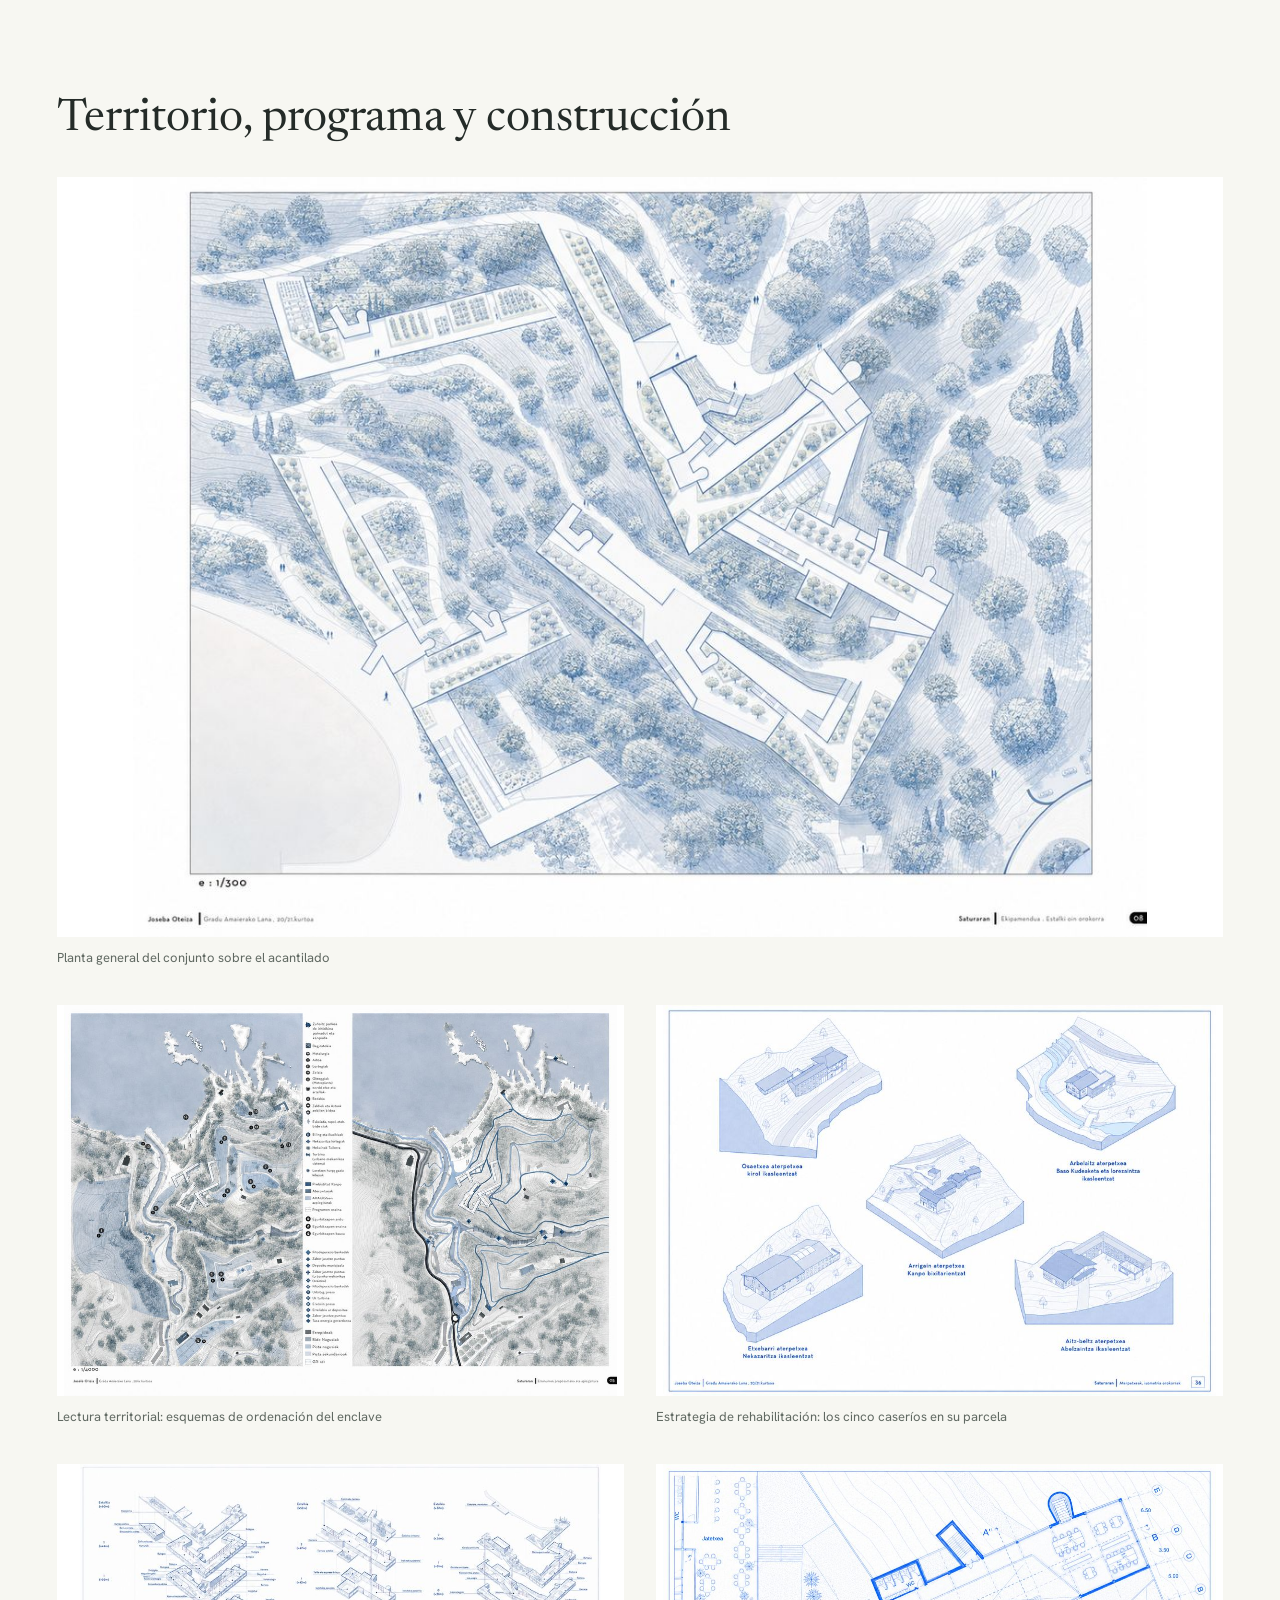
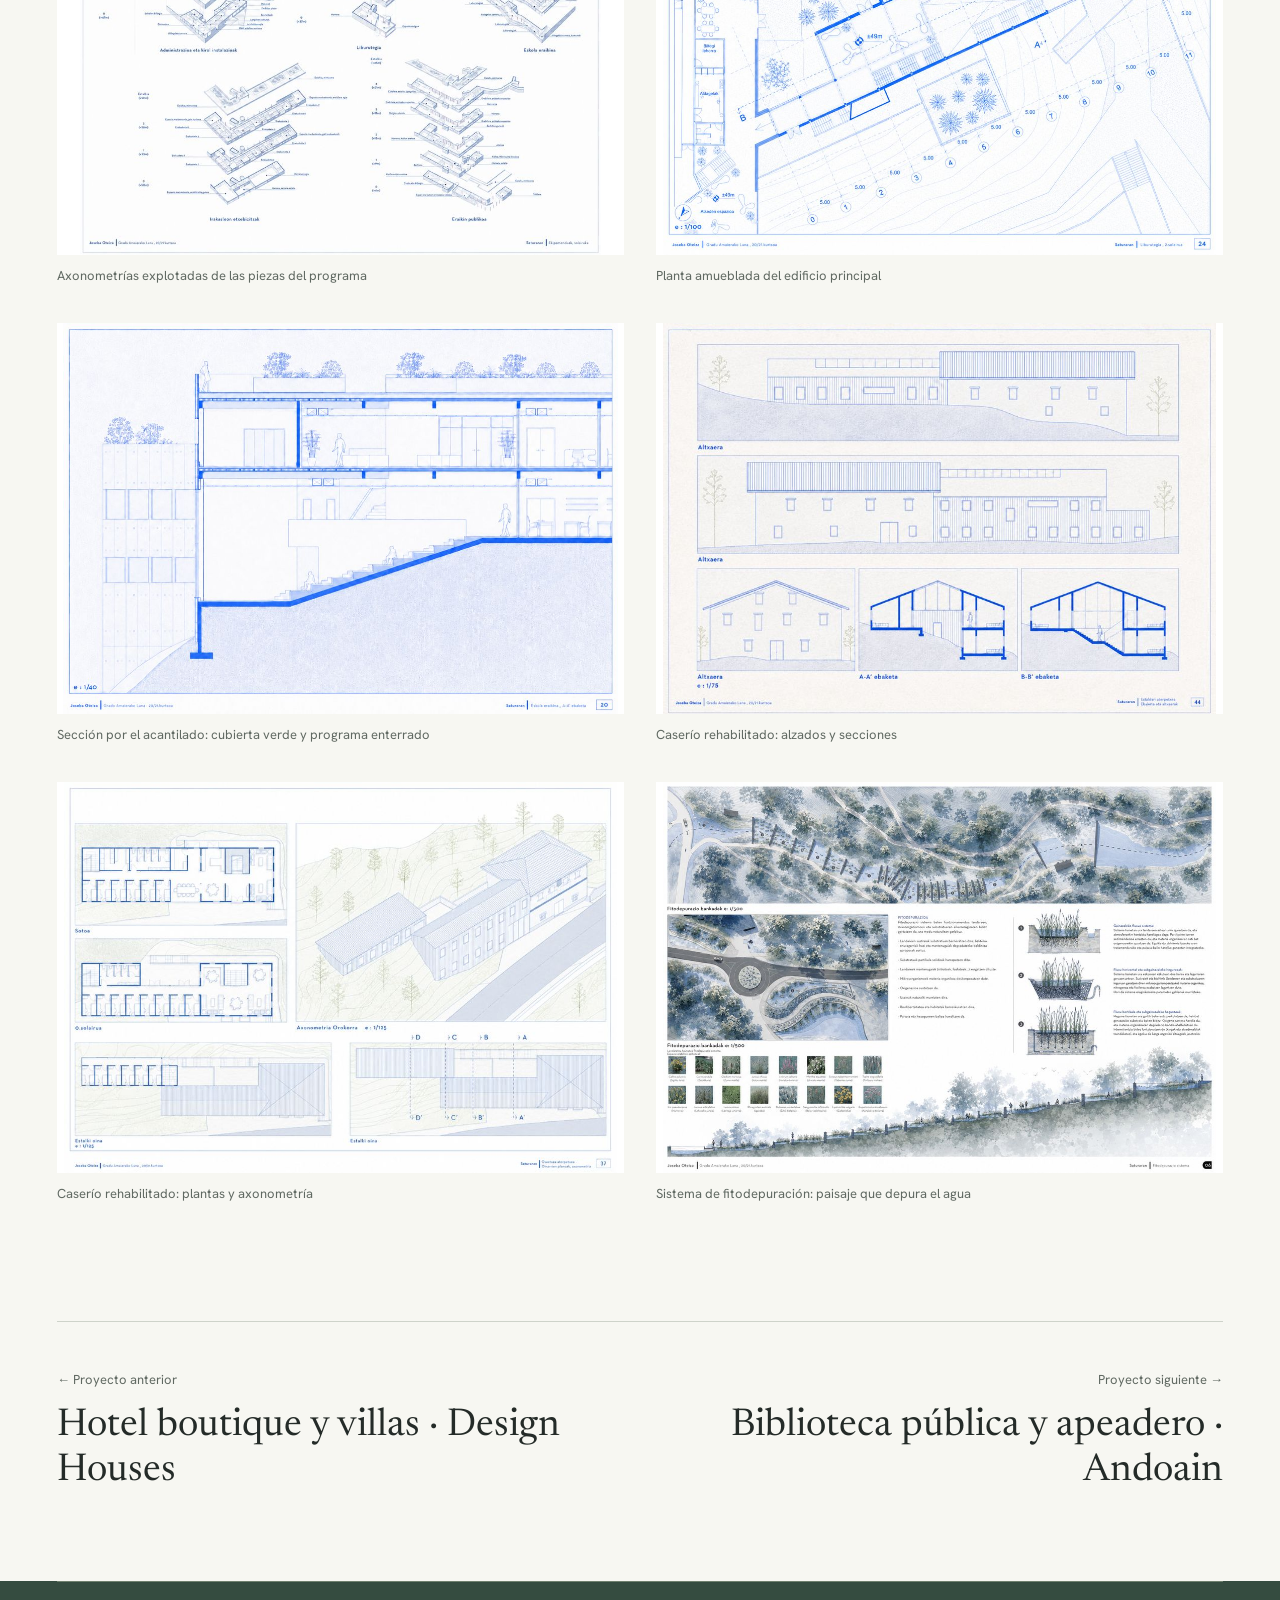
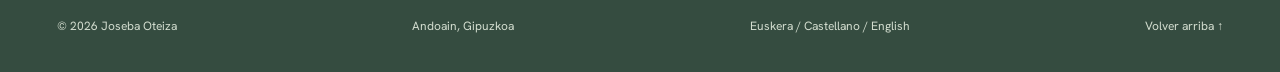
<file: saturraran.html>
<!doctype html>
<html lang="es" data-type="service">
<head>
<meta charset="utf-8">
<meta name="viewport" content="width=device-width, initial-scale=1, viewport-fit=cover">
<title>Laboratorio Agro-Cultural · Saturraran · Joseba Oteiza</title>
<meta name="description" content="Regenerar un enclave costero fragmentado para activar el territorio todo el año, entre el bosque y el mar.">
<meta name="theme-color" content="#f7f7f2">
<meta name="page-type" content="service"><meta name="site-kind" content="other">
<link rel="canonical" href="https://joteiza003.github.io/portfolio-arquitectura/saturraran.html">
<link rel="icon" type="image/png" href="favicon.png">
<link rel="apple-touch-icon" href="apple-touch-icon.png">
<meta property="og:type" content="website"><meta property="og:site_name" content="Joseba Oteiza · Arquitectura"><meta property="og:locale" content="es_ES">
<meta property="og:title" content="Laboratorio Agro-Cultural · Saturraran · Joseba Oteiza"><meta property="og:description" content="Regenerar un enclave costero fragmentado para activar el territorio todo el año, entre el bosque y el mar.">
<meta property="og:url" content="https://joteiza003.github.io/portfolio-arquitectura/saturraran.html"><meta property="og:image" content="https://joteiza003.github.io/portfolio-arquitectura/img/sat-hero.webp">
<meta name="twitter:card" content="summary_large_image"><meta name="twitter:title" content="Laboratorio Agro-Cultural · Saturraran · Joseba Oteiza"><meta name="twitter:description" content="Regenerar un enclave costero fragmentado para activar el territorio todo el año, entre el bosque y el mar."><meta name="twitter:image" content="https://joteiza003.github.io/portfolio-arquitectura/img/sat-hero.webp">
<link rel="preload" href="fonts/editorial-1.woff2" as="font" type="font/woff2" crossorigin>
<link rel="preload" href="fonts/editorial-3.woff2" as="font" type="font/woff2" crossorigin>
<link rel="stylesheet" href="editorial.css?v=8">
<script src="editorial.js?v=8" defer></script>
</head><body class="project-page"><a class="skip-link" href="#contenido">Saltar al contenido</a>
<header class="site-header"><div class="wrap header-inner">
<a class="brand" href="index.html" aria-label="Joseba Oteiza, inicio"><span class="brand-mark" aria-hidden="true">jo.</span><span class="brand-name">Joseba Oteiza<small>Arquitectura</small></span></a>
<button class="menu-toggle" type="button" aria-expanded="false" aria-controls="site-nav" hidden><span data-menu-label>Menú</span><span data-menu-icon aria-hidden="true">+</span></button>
<nav class="site-nav" id="site-nav" aria-label="Navegación principal">
<a href="portfolio.html" >Portfolio</a><a href="cv.html" >CV</a><a href="index.html#perfil">Perfil</a><a class="nav-contact" href="mailto:joseba_oteiza@hotmail.com">Contacto <span class="arrow" aria-hidden="true">↗</span></a>
</nav></div></header><main id="contenido"><div class="project-top wrap"><div class="breadcrumbs"><a href="index.html">Inicio</a><span aria-hidden="true">/</span><a href="portfolio.html">Proyectos</a><span aria-hidden="true">/</span><span>Saturraran, Mutriku</span></div><div class="project-heading"><div><span class="kicker">Trabajo Fin de Grado · UPV/EHU</span><h1 data-enter>Laboratorio Agro-Cultural · Saturraran</h1></div><p class="statement">Regenerar un enclave costero fragmentado para activar el territorio todo el año, entre el bosque y el mar.</p></div></div>
<div class="project-cover" data-motion-media data-video-label="Laboratorio agro-cultural"><img src="img/sat-hero.webp" srcset="img/responsive/sat-hero-480.webp 480w, img/responsive/sat-hero-768.webp 768w, img/responsive/sat-hero-1024.webp 1024w, img/responsive/sat-hero-1440.webp 1440w, img/sat-hero.webp 1704w" sizes="(max-width: 360px) calc(100vw - 36px), (max-width: 600px) calc(100vw - 44px), (max-width: 800px) calc(100vw - 64px), 91.1vw" alt="Visualización del laboratorio agro-cultural entre el bosque y el mar de Saturraran" width="1704" height="1200" fetchpriority="high" decoding="async" data-source="client" data-subject="arquitectura"><video class="motion-video" data-preview-src="media/topaz-v1/sat-1-1920-60-trim-v2.mp4" data-preview-mobile="media/topaz-v1/sat-1-1280-60-trim-v2.mp4" muted loop playsinline preload="none" aria-hidden="true" tabindex="-1" hidden></video><button type="button" class="motion-toggle" data-video-toggle aria-label="Reproducir vídeo: Laboratorio agro-cultural" hidden><span aria-hidden="true">▶</span><span data-video-action>Reproducir</span></button></div>

  <div class="wrap">
    <div class="ficha">
      <div class="f"><b>Ubicación</b><span>Saturraran, Mutriku (Gipuzkoa)</span></div>
      <div class="f"><b>Año</b><span>2019 – 2021</span></div>
      <div class="f"><b>Programa</b><span>Equipamiento agro-cultural, rehabilitación de caseríos y espacio productivo</span></div>
      <div class="f"><b>Rol</b><span>Proyecto académico individual completo</span></div>
    </div>
  </div>

  <section class="sec">
    <div class="wrap">
      <h2 class="label">El proyecto</h2>
      <div class="cols">
        <div class=""><p>El enclave de Saturraran llegaba fragmentado: caseríos en desuso, un camping estacional y un paisaje de enorme valor que solo vivía en verano. El proyecto propone un laboratorio agro-cultural que combina la rehabilitación de los caseríos existentes con piezas nuevas de cubierta verde, integradas en la topografía del acantilado.</p>
<p>El modelo es productivo, educativo y comunitario: agricultura, formación y cultura activan el lugar durante todo el año, con una lectura territorial que va de la escala de paisaje al detalle constructivo.</p></div>
        <div class="">
          <h3 class="did-h">Qué hice</h3>
          <ul class="did"><li>Lectura territorial y estrategia de regeneración a escala de paisaje.</li><li>Proyecto de edificación integrada en topografía de acantilado.</li><li>Rehabilitación de caseríos existentes y piezas de nueva planta.</li><li>Narrativa gráfica completa: aéreas, secciones y axonometrías.</li></ul>
          <div class="tools"><span>AutoCAD</span><span>Rhinoceros</span><span>Photoshop</span></div>
        </div>
      </div>
    </div>
  </section>

  <section class="film-section wrap" aria-label="Vídeos del proyecto"><details data-film-details><summary>Ver los recorridos en vídeo <span>4 vídeos</span></summary><div class="film-list"><video controls playsinline preload="none" data-src="media/topaz-v1/sat-1-1920-60-trim-v2.mp4" poster="img/sat-hero.webp" aria-label="Recorrido del proyecto, vídeo 1"><source src="media/topaz-v1/sat-1-1920-60-trim-v2.mp4" type="video/mp4">Tu navegador no puede reproducir este vídeo. <a href="media/topaz-v1/sat-1-1920-60-trim-v2.mp4">Abrir vídeo 1</a>.</video><video controls playsinline preload="none" data-src="media/topaz-v1/sat-2-1920-60-trim-v2.mp4" poster="img/sat-hero.webp" aria-label="Recorrido del proyecto, vídeo 2"><source src="media/topaz-v1/sat-2-1920-60-trim-v2.mp4" type="video/mp4">Tu navegador no puede reproducir este vídeo. <a href="media/topaz-v1/sat-2-1920-60-trim-v2.mp4">Abrir vídeo 2</a>.</video><video controls playsinline preload="none" data-src="media/topaz-v1/sat-3-1920-60-v1.mp4" poster="img/sat-hero.webp" aria-label="Recorrido del proyecto, vídeo 3"><source src="media/topaz-v1/sat-3-1920-60-v1.mp4" type="video/mp4">Tu navegador no puede reproducir este vídeo. <a href="media/topaz-v1/sat-3-1920-60-v1.mp4">Abrir vídeo 3</a>.</video><video controls playsinline preload="none" data-src="media/topaz-v1/sat-4-1920-60-v1.mp4" poster="img/sat-hero.webp" aria-label="Recorrido del proyecto, vídeo 4"><source src="media/topaz-v1/sat-4-1920-60-v1.mp4" type="video/mp4">Tu navegador no puede reproducir este vídeo. <a href="media/topaz-v1/sat-4-1920-60-v1.mp4">Abrir vídeo 4</a>.</video></div></details></section><section class="gal production-gallery"><div class="wrap"><h2 class="g-sub">Entre el bosque y el mar</h2><figure class="g-item render-image" data-render-key="sat-r2"><div class="render-film" data-motion-media data-video-label="Cubiertas verdes escalonadas sobre la cala"><img src="img/sat-r2.webp" srcset="img/responsive/sat-r2-480.webp 480w, img/responsive/sat-r2-768.webp 768w, img/responsive/sat-r2-1024.webp 1024w, img/sat-r2.webp 1136w" sizes="(max-width: 360px) calc(100vw - 36px), (max-width: 600px) calc(100vw - 44px), (max-width: 800px) calc(100vw - 64px), 91.1vw" alt="Cubiertas verdes escalonadas sobre la cala" loading="lazy" decoding="async" data-source="client" data-subject="arquitectura" width="1136" height="800" data-source="client" data-subject="arquitectura"><video class="motion-video" data-preview-src="media/topaz-v1/sat-2-1920-60-trim-v2.mp4" data-preview-mobile="media/topaz-v1/sat-2-1280-60-trim-v2.mp4" muted loop playsinline preload="none" aria-hidden="true" tabindex="-1" hidden></video><button type="button" class="motion-toggle" data-video-toggle aria-label="Reproducir vídeo: Cubiertas verdes escalonadas sobre la cala" hidden><span aria-hidden="true">▶</span><span data-video-action>Reproducir</span></button></div><figcaption class="g-cap">Cubiertas verdes escalonadas sobre la cala</figcaption></figure><div class="g-pair"><figure class="g-item render-image" data-render-key="sat-r3"><div class="render-film" data-motion-media data-video-label="Caserío rehabilitado con ampliación en madera y cubierta verde"><img src="img/sat-r3.webp" srcset="img/responsive/sat-r3-480.webp 480w, img/responsive/sat-r3-768.webp 768w, img/responsive/sat-r3-1024.webp 1024w, img/sat-r3.webp 1184w" sizes="(max-width: 360px) calc(100vw - 36px), (max-width: 600px) calc(100vw - 44px), (max-width: 800px) calc(100vw - 64px), 91.1vw" alt="Caserío rehabilitado con ampliación en madera y cubierta verde" loading="lazy" decoding="async" data-source="client" data-subject="arquitectura" width="1184" height="768" data-source="client" data-subject="arquitectura"><video class="motion-video" data-preview-src="media/topaz-v1/sat-4-1920-60-v1.mp4" data-preview-mobile="media/topaz-v1/sat-4-1280-60-v1.mp4" muted loop playsinline preload="none" aria-hidden="true" tabindex="-1" hidden></video><button type="button" class="motion-toggle" data-video-toggle aria-label="Reproducir vídeo: Caserío rehabilitado con ampliación en madera y cubierta verde" hidden><span aria-hidden="true">▶</span><span data-video-action>Reproducir</span></button></div><figcaption class="g-cap">Caserío rehabilitado con ampliación en madera y cubierta verde</figcaption></figure><figure class="g-item render-image" data-render-key="sat-r4"><div class="render-film" data-motion-media data-video-label="Los caseríos en la ladera, entre prado y cubiertas de teja"><img src="img/sat-r4.webp" srcset="img/responsive/sat-r4-480.webp 480w, img/responsive/sat-r4-768.webp 768w, img/responsive/sat-r4-1024.webp 1024w, img/sat-r4.webp 1088w" sizes="(max-width: 360px) calc(100vw - 36px), (max-width: 600px) calc(100vw - 44px), (max-width: 800px) calc(100vw - 64px), 91.1vw" alt="Los caseríos en la ladera, entre prado y cubiertas de teja" loading="lazy" decoding="async" data-source="client" data-subject="arquitectura" width="1088" height="832" data-source="client" data-subject="arquitectura"><video class="motion-video" data-preview-src="media/topaz-v1/sat-3-1920-60-v1.mp4" data-preview-mobile="media/topaz-v1/sat-3-1280-60-v1.mp4" muted loop playsinline preload="none" aria-hidden="true" tabindex="-1" hidden></video><button type="button" class="motion-toggle" data-video-toggle aria-label="Reproducir vídeo: Los caseríos en la ladera, entre prado y cubiertas de teja" hidden><span aria-hidden="true">▶</span><span data-video-action>Reproducir</span></button></div><figcaption class="g-cap">Los caseríos en la ladera, entre prado y cubiertas de teja</figcaption></figure></div><h2 class="g-sub">Territorio, programa y construcción</h2><figure class="g-item document-image" data-render-key="858b284f97ad1c17"><img src="img/archive/858b284f97ad1c17.jpg" srcset="img/responsive/858b284f97ad1c17-480.webp 480w, img/responsive/858b284f97ad1c17-768.webp 768w, img/responsive/858b284f97ad1c17-1024.webp 1024w, img/archive/858b284f97ad1c17.jpg 1100w" sizes="(max-width: 360px) calc(100vw - 36px), (max-width: 600px) calc(100vw - 44px), (max-width: 800px) calc(100vw - 64px), 91.1vw" alt="Planta general del conjunto sobre el acantilado" loading="lazy" decoding="async" data-source="client" data-subject="arquitectura" width="1100" height="825" data-source="client" data-subject="arquitectura"><figcaption class="g-cap">Planta general del conjunto sobre el acantilado</figcaption></figure><div class="g-pair"><figure class="g-item document-image" data-render-key="d478c8b7d5d6c2db"><img src="img/archive/d478c8b7d5d6c2db.jpg" srcset="img/responsive/d478c8b7d5d6c2db-480.webp 480w, img/responsive/d478c8b7d5d6c2db-768.webp 768w, img/responsive/d478c8b7d5d6c2db-1024.webp 1024w, img/archive/d478c8b7d5d6c2db.jpg 1100w" sizes="(max-width: 360px) calc(100vw - 36px), (max-width: 600px) calc(100vw - 44px), (max-width: 800px) calc(100vw - 64px), 91.1vw" alt="Lectura territorial: esquemas de ordenación del enclave" loading="lazy" decoding="async" data-source="client" data-subject="arquitectura" width="1100" height="777" data-source="client" data-subject="arquitectura"><figcaption class="g-cap">Lectura territorial: esquemas de ordenación del enclave</figcaption></figure><figure class="g-item document-image" data-render-key="a056eb8801d902ee"><img src="img/archive/a056eb8801d902ee.jpg" srcset="img/responsive/a056eb8801d902ee-480.webp 480w, img/responsive/a056eb8801d902ee-768.webp 768w, img/archive/a056eb8801d902ee.jpg 920w" sizes="(max-width: 360px) calc(100vw - 36px), (max-width: 600px) calc(100vw - 44px), (max-width: 800px) calc(100vw - 64px), 91.1vw" alt="Estrategia de rehabilitación: los cinco caseríos en su parcela" loading="lazy" decoding="async" data-source="client" data-subject="arquitectura" width="920" height="651" data-source="client" data-subject="arquitectura"><figcaption class="g-cap">Estrategia de rehabilitación: los cinco caseríos en su parcela</figcaption></figure></div><div class="g-pair"><figure class="g-item document-image" data-render-key="810cc248c5926502"><img src="img/archive/810cc248c5926502.jpg" srcset="img/responsive/810cc248c5926502-480.webp 480w, img/responsive/810cc248c5926502-768.webp 768w, img/archive/810cc248c5926502.jpg 920w" sizes="(max-width: 360px) calc(100vw - 36px), (max-width: 600px) calc(100vw - 44px), (max-width: 800px) calc(100vw - 64px), 91.1vw" alt="Axonometrías explotadas de las piezas del programa" loading="lazy" decoding="async" data-source="client" data-subject="arquitectura" width="920" height="690" data-source="client" data-subject="arquitectura"><figcaption class="g-cap">Axonometrías explotadas de las piezas del programa</figcaption></figure><figure class="g-item document-image" data-render-key="60af3b75e05b1aa6"><img src="img/archive/60af3b75e05b1aa6.jpg" srcset="img/responsive/60af3b75e05b1aa6-480.webp 480w, img/responsive/60af3b75e05b1aa6-768.webp 768w, img/responsive/60af3b75e05b1aa6-1024.webp 1024w, img/archive/60af3b75e05b1aa6.jpg 1100w" sizes="(max-width: 360px) calc(100vw - 36px), (max-width: 600px) calc(100vw - 44px), (max-width: 800px) calc(100vw - 64px), 91.1vw" alt="Planta amueblada del edificio principal" loading="lazy" decoding="async" data-source="client" data-subject="arquitectura" width="1100" height="778" data-source="client" data-subject="arquitectura"><figcaption class="g-cap">Planta amueblada del edificio principal</figcaption></figure></div><div class="g-pair"><figure class="g-item document-image" data-render-key="dc65d0c2efa498cf"><img src="img/archive/dc65d0c2efa498cf.jpg" srcset="img/responsive/dc65d0c2efa498cf-480.webp 480w, img/responsive/dc65d0c2efa498cf-768.webp 768w, img/responsive/dc65d0c2efa498cf-1024.webp 1024w, img/archive/dc65d0c2efa498cf.jpg 1100w" sizes="(max-width: 360px) calc(100vw - 36px), (max-width: 600px) calc(100vw - 44px), (max-width: 800px) calc(100vw - 64px), 91.1vw" alt="Sección por el acantilado: cubierta verde y programa enterrado" loading="lazy" decoding="async" data-source="client" data-subject="arquitectura" width="1100" height="776" data-source="client" data-subject="arquitectura"><figcaption class="g-cap">Sección por el acantilado: cubierta verde y programa enterrado</figcaption></figure><figure class="g-item document-image" data-render-key="790f2ccc1987879f"><img src="img/archive/790f2ccc1987879f.jpg" srcset="img/responsive/790f2ccc1987879f-480.webp 480w, img/responsive/790f2ccc1987879f-768.webp 768w, img/archive/790f2ccc1987879f.jpg 920w" sizes="(max-width: 360px) calc(100vw - 36px), (max-width: 600px) calc(100vw - 44px), (max-width: 800px) calc(100vw - 64px), 91.1vw" alt="Caserío rehabilitado: alzados y secciones" loading="lazy" decoding="async" data-source="client" data-subject="arquitectura" width="920" height="650" data-source="client" data-subject="arquitectura"><figcaption class="g-cap">Caserío rehabilitado: alzados y secciones</figcaption></figure></div><div class="g-pair"><figure class="g-item document-image" data-render-key="38bef76cb2da8187"><img src="img/archive/38bef76cb2da8187.jpg" srcset="img/responsive/38bef76cb2da8187-480.webp 480w, img/responsive/38bef76cb2da8187-768.webp 768w, img/archive/38bef76cb2da8187.jpg 920w" sizes="(max-width: 360px) calc(100vw - 36px), (max-width: 600px) calc(100vw - 44px), (max-width: 800px) calc(100vw - 64px), 91.1vw" alt="Caserío rehabilitado: plantas y axonometría" loading="lazy" decoding="async" data-source="client" data-subject="arquitectura" width="920" height="650" data-source="client" data-subject="arquitectura"><figcaption class="g-cap">Caserío rehabilitado: plantas y axonometría</figcaption></figure><figure class="g-item document-image" data-render-key="4173d2c6bf30a715"><img src="img/archive/4173d2c6bf30a715.jpg" srcset="img/responsive/4173d2c6bf30a715-480.webp 480w, img/responsive/4173d2c6bf30a715-768.webp 768w, img/responsive/4173d2c6bf30a715-1024.webp 1024w, img/archive/4173d2c6bf30a715.jpg 1100w" sizes="(max-width: 360px) calc(100vw - 36px), (max-width: 600px) calc(100vw - 44px), (max-width: 800px) calc(100vw - 64px), 91.1vw" alt="Sistema de fitodepuración: paisaje que depura el agua" loading="lazy" decoding="async" data-source="client" data-subject="arquitectura" width="1100" height="778" data-source="client" data-subject="arquitectura"><figcaption class="g-cap">Sistema de fitodepuración: paisaje que depura el agua</figcaption></figure></div></div></section>

  <div class="wrap">
    <nav class="pn">
      <a class='rv' href="design-houses.html"><span class="dir">← Proyecto anterior</span><span class="t">Hotel boutique y villas · Design Houses</span></a>
      <a class='next rv' href="biblioteca-andoain.html" style='--d:.06s'><span class="dir">Proyecto siguiente →</span><span class="t">Biblioteca pública y apeadero · Andoain</span></a>
    </nav>
  </div>
</main><footer class="site-footer" id="contacto"><div class="wrap">
<div class="footer-bottom"><span>© 2026 Joseba Oteiza</span><span>Andoain, Gipuzkoa</span><span>Euskera / Castellano / English</span><a href="#contenido">Volver arriba ↑</a></div>
</div></footer></body></html>
</file>
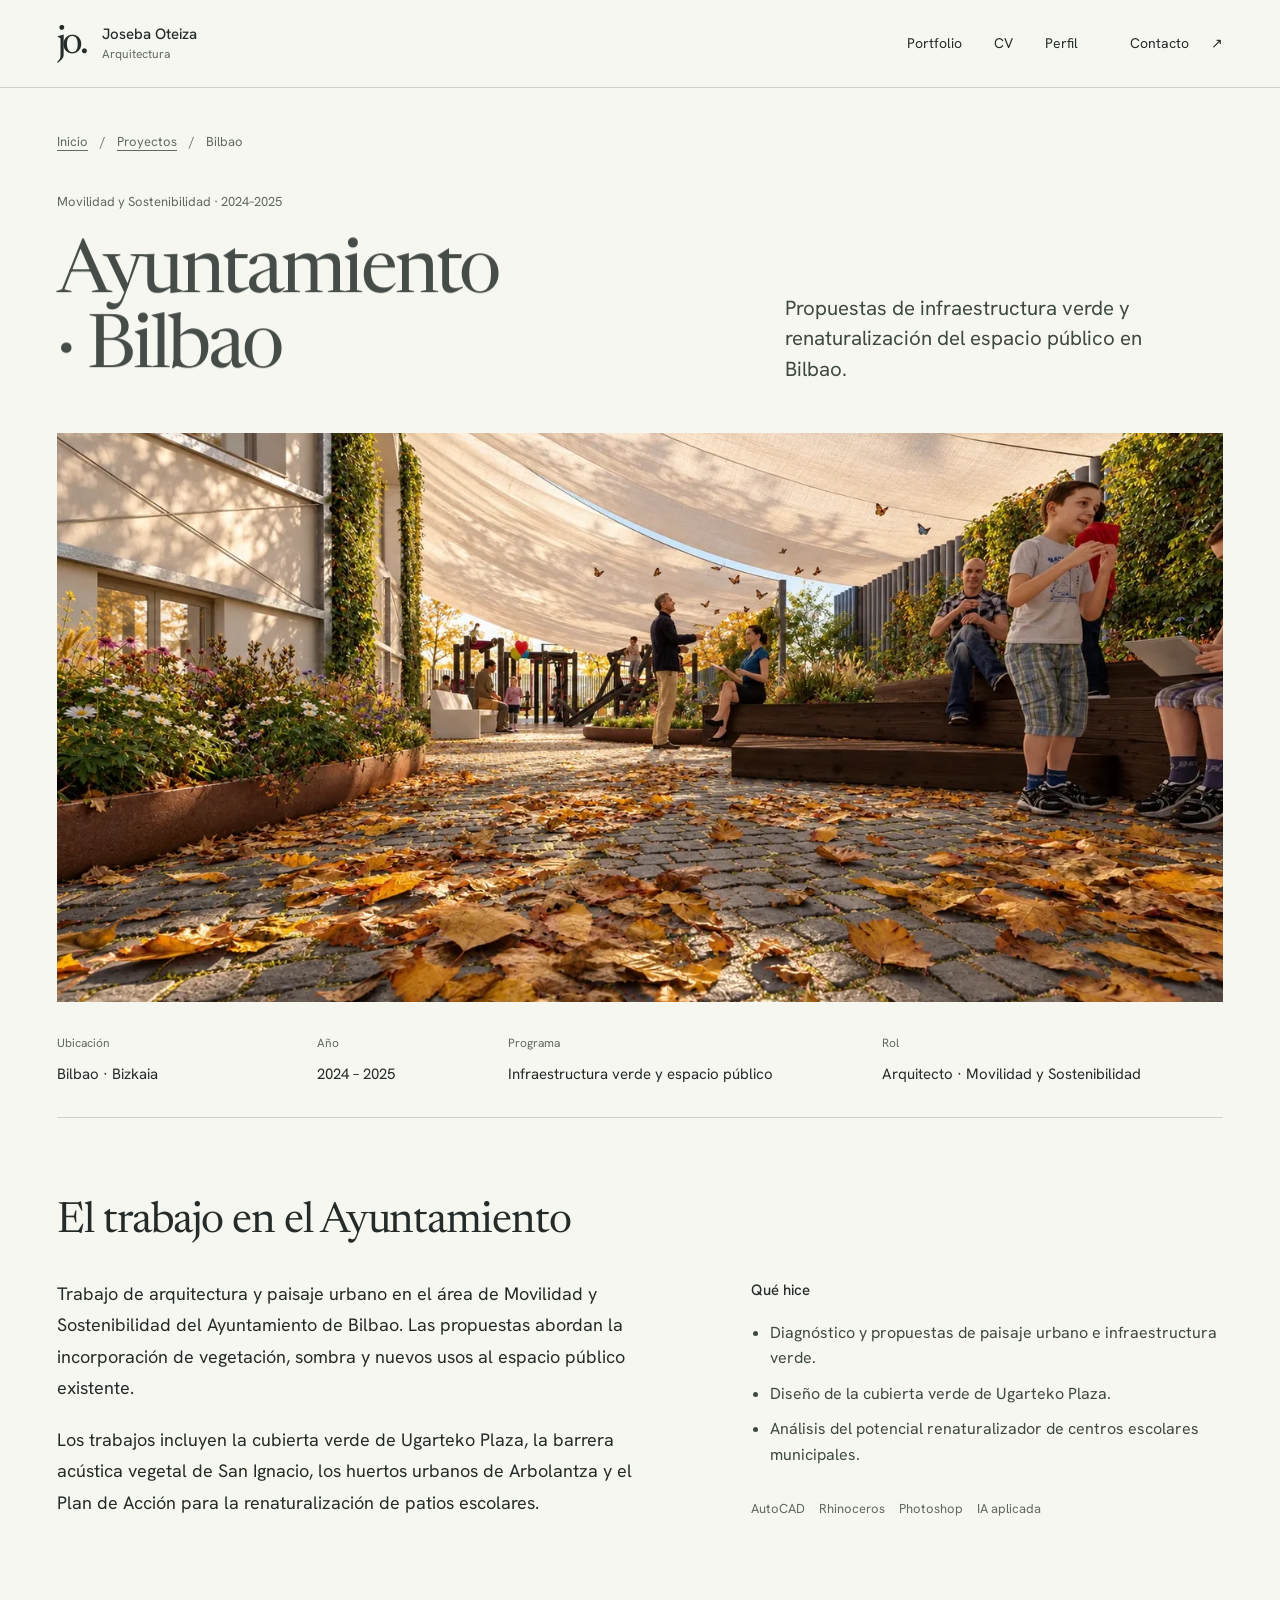
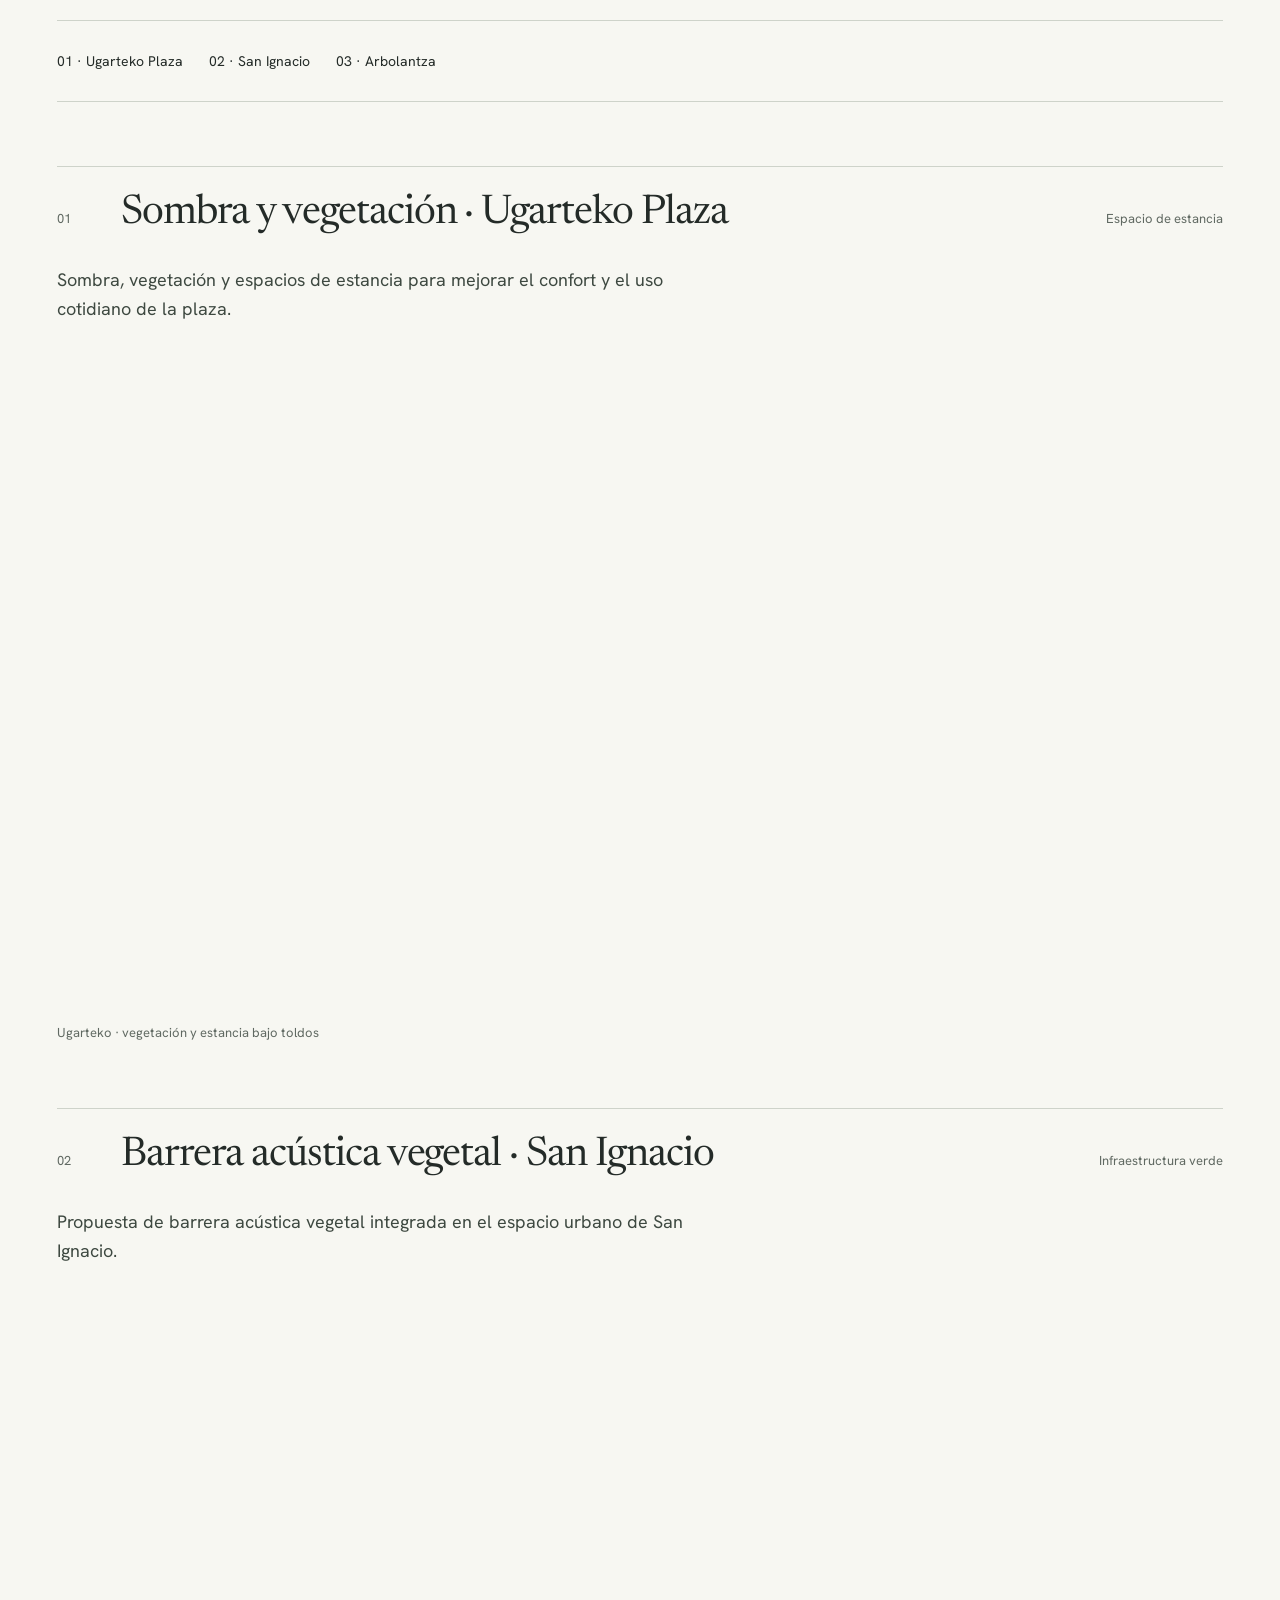
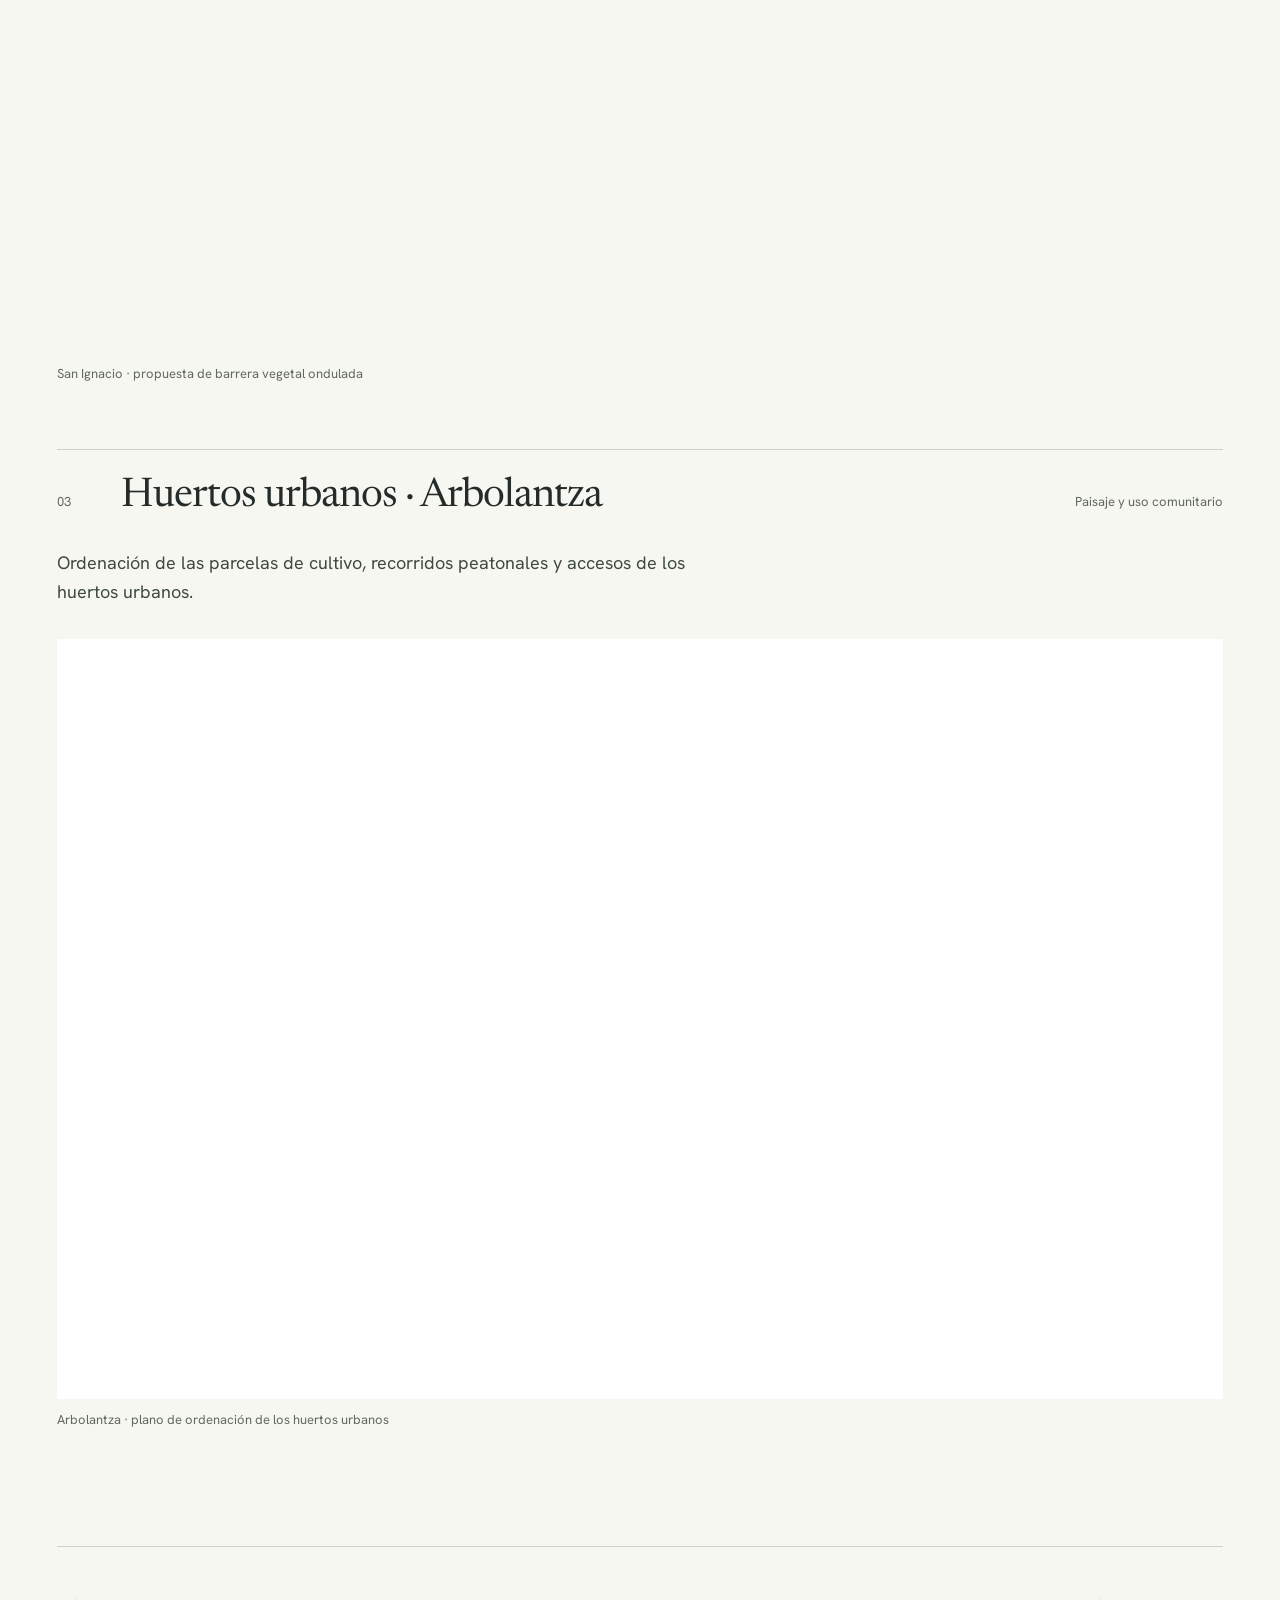
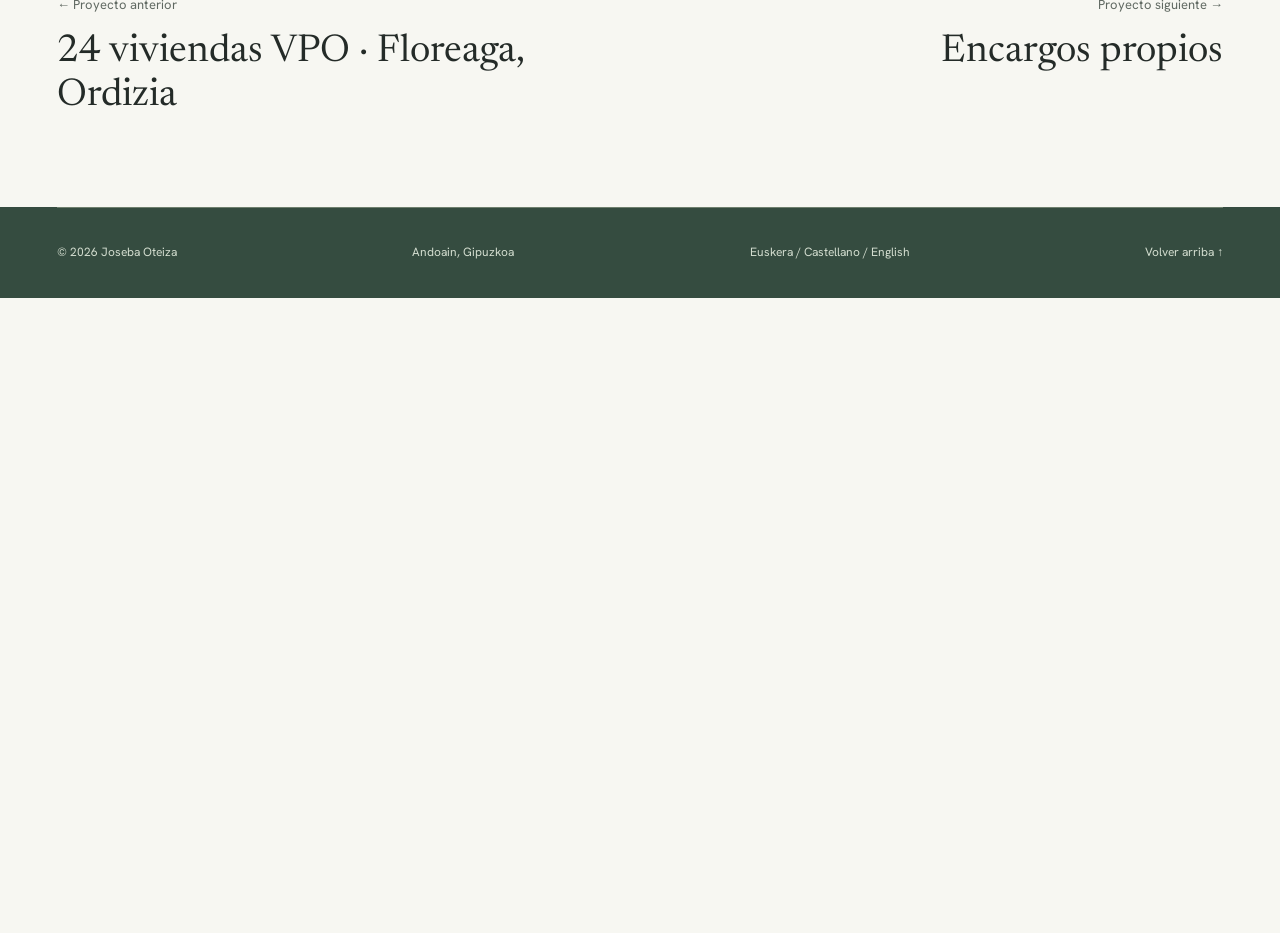
<file: ugarteko.html>
<!DOCTYPE html><html lang="es"><head><meta charset="UTF-8"><meta http-equiv="refresh" content="0;url=ayuntamiento-bilbao.html"><link rel="canonical" href="https://joteiza003.github.io/portfolio-arquitectura/ayuntamiento-bilbao.html"><title>Ayuntamiento · Bilbao · Joseba Oteiza</title></head><body><p><a href="ayuntamiento-bilbao.html">Ver Ayuntamiento · Bilbao</a></p></body></html>
</file>
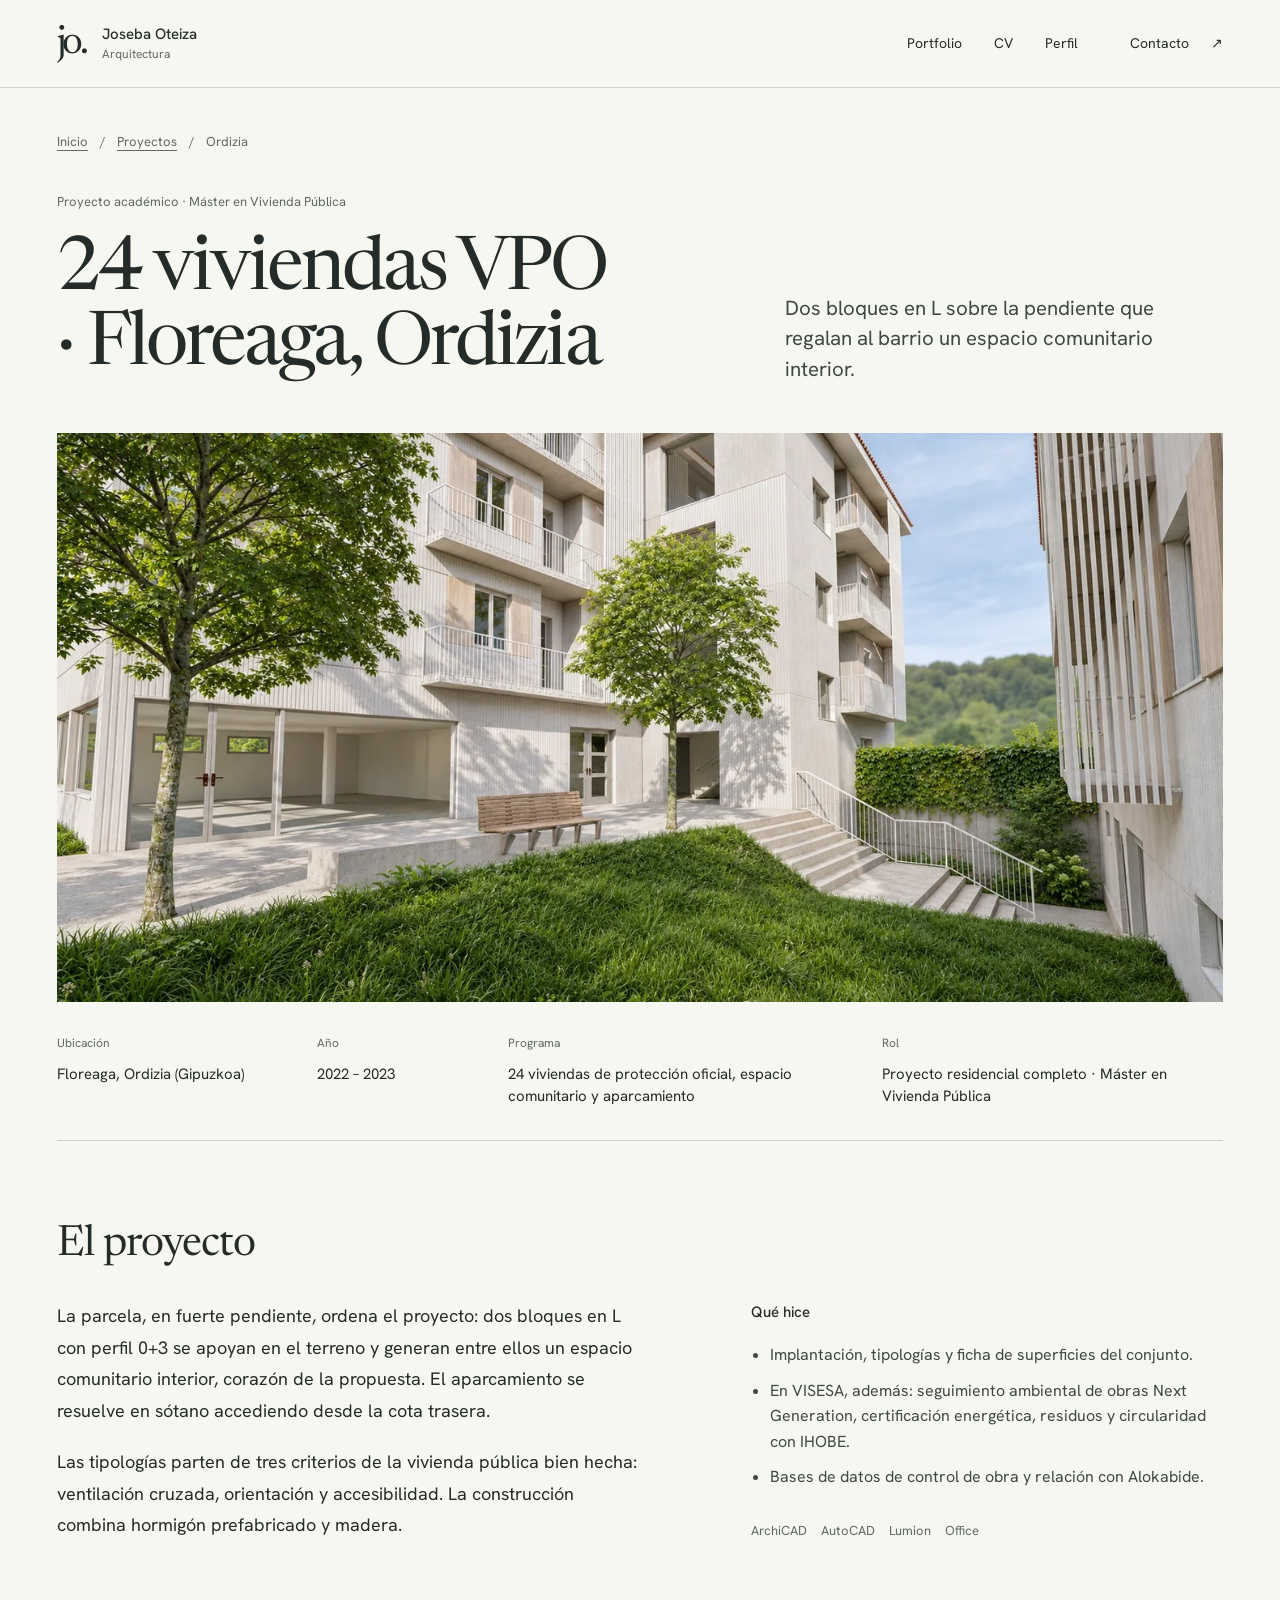
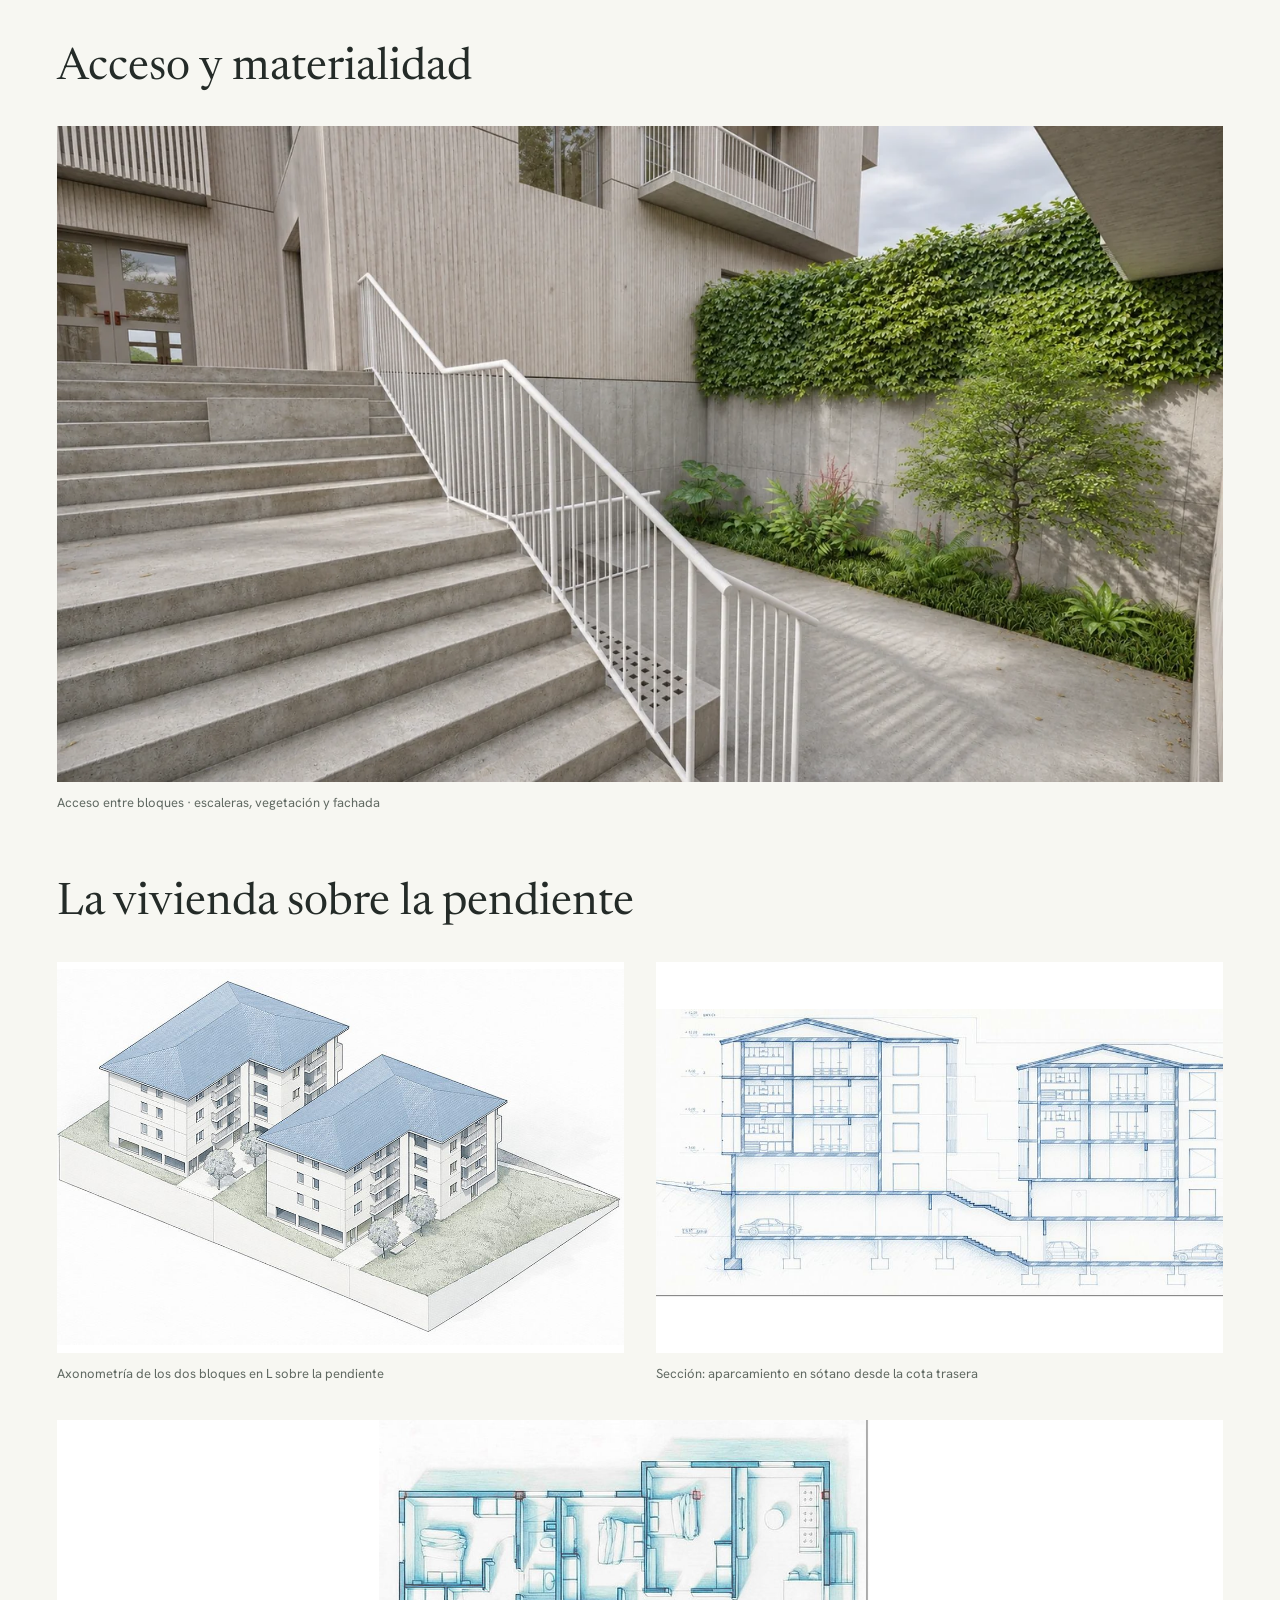
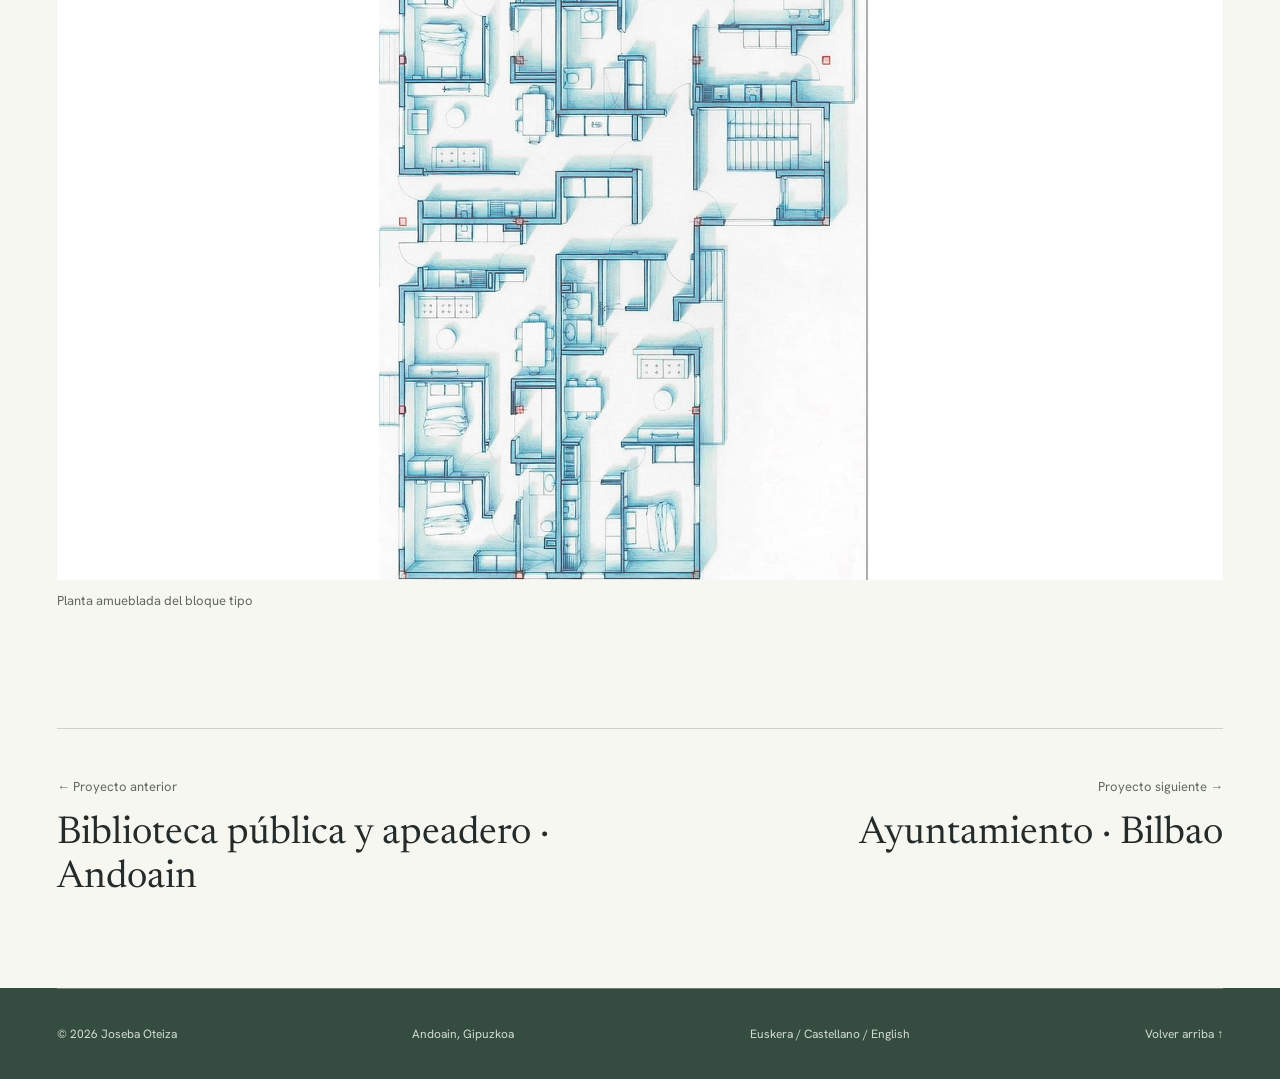
<file: vpo-ordizia.html>
<!doctype html>
<html lang="es" data-type="service">
<head>
<meta charset="utf-8">
<meta name="viewport" content="width=device-width, initial-scale=1, viewport-fit=cover">
<title>24 viviendas VPO · Floreaga, Ordizia · Joseba Oteiza</title>
<meta name="description" content="Dos bloques en L sobre la pendiente que regalan al barrio un espacio comunitario interior.">
<meta name="theme-color" content="#f7f7f2">
<meta name="page-type" content="service"><meta name="site-kind" content="other">
<link rel="canonical" href="https://joteiza003.github.io/portfolio-arquitectura/vpo-ordizia.html">
<link rel="icon" type="image/png" href="favicon.png">
<link rel="apple-touch-icon" href="apple-touch-icon.png">
<meta property="og:type" content="website"><meta property="og:site_name" content="Joseba Oteiza · Arquitectura"><meta property="og:locale" content="es_ES">
<meta property="og:title" content="24 viviendas VPO · Floreaga, Ordizia · Joseba Oteiza"><meta property="og:description" content="Dos bloques en L sobre la pendiente que regalan al barrio un espacio comunitario interior.">
<meta property="og:url" content="https://joteiza003.github.io/portfolio-arquitectura/vpo-ordizia.html"><meta property="og:image" content="https://joteiza003.github.io/portfolio-arquitectura/img/produccion/ord-01-publicacion-v1.webp">
<meta name="twitter:card" content="summary_large_image"><meta name="twitter:title" content="24 viviendas VPO · Floreaga, Ordizia · Joseba Oteiza"><meta name="twitter:description" content="Dos bloques en L sobre la pendiente que regalan al barrio un espacio comunitario interior."><meta name="twitter:image" content="https://joteiza003.github.io/portfolio-arquitectura/img/produccion/ord-01-publicacion-v1.webp">
<link rel="preload" href="fonts/editorial-1.woff2" as="font" type="font/woff2" crossorigin>
<link rel="preload" href="fonts/editorial-3.woff2" as="font" type="font/woff2" crossorigin>
<link rel="stylesheet" href="editorial.css?v=8">
<script src="editorial.js?v=8" defer></script>
</head><body class="project-page"><a class="skip-link" href="#contenido">Saltar al contenido</a>
<header class="site-header"><div class="wrap header-inner">
<a class="brand" href="index.html" aria-label="Joseba Oteiza, inicio"><span class="brand-mark" aria-hidden="true">jo.</span><span class="brand-name">Joseba Oteiza<small>Arquitectura</small></span></a>
<button class="menu-toggle" type="button" aria-expanded="false" aria-controls="site-nav" hidden><span data-menu-label>Menú</span><span data-menu-icon aria-hidden="true">+</span></button>
<nav class="site-nav" id="site-nav" aria-label="Navegación principal">
<a href="portfolio.html" >Portfolio</a><a href="cv.html" >CV</a><a href="index.html#perfil">Perfil</a><a class="nav-contact" href="mailto:joseba_oteiza@hotmail.com">Contacto <span class="arrow" aria-hidden="true">↗</span></a>
</nav></div></header><main id="contenido"><div class="project-top wrap"><div class="breadcrumbs"><a href="index.html">Inicio</a><span aria-hidden="true">/</span><a href="portfolio.html">Proyectos</a><span aria-hidden="true">/</span><span>Ordizia</span></div><div class="project-heading"><div><span class="kicker">Proyecto académico · Máster en Vivienda Pública</span><h1 data-enter>24 viviendas VPO · Floreaga, Ordizia</h1></div><p class="statement">Dos bloques en L sobre la pendiente que regalan al barrio un espacio comunitario interior.</p></div></div>
<div class="project-cover"><img src="img/produccion/ord-01-publicacion-v1.webp" srcset="img/responsive/ord-01-publicacion-v1-480.webp 480w, img/responsive/ord-01-publicacion-v1-768.webp 768w, img/responsive/ord-01-publicacion-v1-1024.webp 1024w, img/responsive/ord-01-publicacion-v1-1440.webp 1440w, img/produccion/ord-01-publicacion-v1.webp 1672w" sizes="(max-width: 360px) calc(100vw - 36px), (max-width: 600px) calc(100vw - 44px), (max-width: 800px) calc(100vw - 64px), 91.1vw" alt="Espacio comunitario de Floreaga, Ordizia: edificios, arbolado y accesos sobre la pendiente" width="1672" height="941" fetchpriority="high" decoding="async" data-source="client" data-subject="arquitectura"></div>

  <div class="wrap">
    <div class="ficha">
      <div class="f"><b>Ubicación</b><span>Floreaga, Ordizia (Gipuzkoa)</span></div>
      <div class="f"><b>Año</b><span>2022 – 2023</span></div>
      <div class="f"><b>Programa</b><span>24 viviendas de protección oficial, espacio comunitario y aparcamiento</span></div>
      <div class="f"><b>Rol</b><span>Proyecto residencial completo · Máster en Vivienda Pública</span></div>
    </div>
  </div>

  <section class="sec">
    <div class="wrap">
      <h2 class="label">El proyecto</h2>
      <div class="cols">
        <div class=""><p>La parcela, en fuerte pendiente, ordena el proyecto: dos bloques en L con perfil 0+3 se apoyan en el terreno y generan entre ellos un espacio comunitario interior, corazón de la propuesta. El aparcamiento se resuelve en sótano accediendo desde la cota trasera.</p>
<p>Las tipologías parten de tres criterios de la vivienda pública bien hecha: ventilación cruzada, orientación y accesibilidad. La construcción combina hormigón prefabricado y madera.</p></div>
        <div class="">
          <h3 class="did-h">Qué hice</h3>
          <ul class="did"><li>Implantación, tipologías y ficha de superficies del conjunto.</li><li>En VISESA, además: seguimiento ambiental de obras Next Generation, certificación energética, residuos y circularidad con IHOBE.</li><li>Bases de datos de control de obra y relación con Alokabide.</li></ul>
          <div class="tools"><span>ArchiCAD</span><span>AutoCAD</span><span>Lumion</span><span>Office</span></div>
        </div>
      </div>
    </div>
  </section>

  <section class="gal production-gallery"><div class="wrap"><h2 class="g-sub">Acceso y materialidad</h2><figure class="g-item render-image" data-render-key="ORD-04"><img src="img/produccion/ord-04-publicacion-v1.webp" srcset="img/responsive/ord-04-publicacion-v1-480.webp 480w, img/responsive/ord-04-publicacion-v1-768.webp 768w, img/responsive/ord-04-publicacion-v1-1024.webp 1024w, img/responsive/ord-04-publicacion-v1-1440.webp 1440w, img/produccion/ord-04-publicacion-v1.webp 1672w" sizes="(max-width: 360px) calc(100vw - 36px), (max-width: 600px) calc(100vw - 44px), (max-width: 800px) calc(100vw - 64px), 91.1vw" alt="Acceso entre bloques · escaleras, vegetación y fachada" loading="lazy" decoding="async" data-source="client" data-subject="arquitectura" width="1672" height="941" data-source="client" data-subject="arquitectura"><figcaption class="g-cap">Acceso entre bloques · escaleras, vegetación y fachada</figcaption></figure><h2 class="g-sub">La vivienda sobre la pendiente</h2><div class="g-pair"><figure class="g-item document-image" data-render-key="588bbad982f5234d"><img src="img/archive/588bbad982f5234d.jpg" srcset="img/responsive/588bbad982f5234d-480.webp 480w, img/responsive/588bbad982f5234d-768.webp 768w, img/responsive/588bbad982f5234d-1024.webp 1024w, img/archive/588bbad982f5234d.jpg 1100w" sizes="(max-width: 360px) calc(100vw - 36px), (max-width: 600px) calc(100vw - 44px), (max-width: 800px) calc(100vw - 64px), 91.1vw" alt="Axonometría de los dos bloques en L sobre la pendiente" loading="lazy" decoding="async" data-source="client" data-subject="arquitectura" width="1100" height="731" data-source="client" data-subject="arquitectura"><figcaption class="g-cap">Axonometría de los dos bloques en L sobre la pendiente</figcaption></figure><figure class="g-item document-image" data-render-key="998f81d14dc1a042"><img src="img/archive/998f81d14dc1a042.jpg" srcset="img/responsive/998f81d14dc1a042-480.webp 480w, img/responsive/998f81d14dc1a042-768.webp 768w, img/archive/998f81d14dc1a042.jpg 920w" sizes="(max-width: 360px) calc(100vw - 36px), (max-width: 600px) calc(100vw - 44px), (max-width: 800px) calc(100vw - 64px), 91.1vw" alt="Sección: aparcamiento en sótano desde la cota trasera" loading="lazy" decoding="async" data-source="client" data-subject="arquitectura" width="920" height="480" data-source="client" data-subject="arquitectura"><figcaption class="g-cap">Sección: aparcamiento en sótano desde la cota trasera</figcaption></figure></div><figure class="g-item document-image" data-render-key="edd82c515732e159"><img src="img/archive/edd82c515732e159.jpg" srcset="img/responsive/edd82c515732e159-480.webp 480w, img/responsive/edd82c515732e159-768.webp 768w, img/archive/edd82c515732e159.jpg 920w" sizes="(max-width: 360px) calc(100vw - 36px), (max-width: 600px) calc(100vw - 44px), (max-width: 800px) calc(100vw - 64px), 91.1vw" alt="Planta amueblada del bloque tipo" loading="lazy" decoding="async" data-source="client" data-subject="arquitectura" width="920" height="1339" data-source="client" data-subject="arquitectura"><figcaption class="g-cap">Planta amueblada del bloque tipo</figcaption></figure></div></section>

  <div class="wrap">
    <nav class="pn">
      <a class='rv' href="biblioteca-andoain.html"><span class="dir">← Proyecto anterior</span><span class="t">Biblioteca pública y apeadero · Andoain</span></a>
      <a class='next rv' href="ayuntamiento-bilbao.html" style='--d:.06s'><span class="dir">Proyecto siguiente →</span><span class="t">Ayuntamiento · Bilbao</span></a>
    </nav>
  </div>
</main><footer class="site-footer" id="contacto"><div class="wrap">
<div class="footer-bottom"><span>© 2026 Joseba Oteiza</span><span>Andoain, Gipuzkoa</span><span>Euskera / Castellano / English</span><a href="#contenido">Volver arriba ↑</a></div>
</div></footer></body></html>
</file>
<file: editorial.css>
@import url('fonts/fonts.css');

:root {
  --paper: #f7f7f2;
  --surface: #e8ece5;
  --ink: #242b28;
  --muted: #606962;
  --body-ink: #3e4941;
  --accent: #354c40;
  --line: #ced3ca;
  --display: 'Newsreader', Georgia, serif;
  --sans: 'Hanken Grotesk', Arial, sans-serif;
  --gutter: clamp(24px, 4.45vw, 80px);
  --ease: cubic-bezier(.22,.68,.2,1);
}
*, *::before, *::after { box-sizing: border-box; }
html { scroll-behavior: smooth; scroll-padding-top: 104px; }
html:focus-within { scroll-behavior: auto; }
body { margin: 0; background: var(--paper); color: var(--ink); font: 400 16px/1.6 var(--sans); -webkit-font-smoothing: antialiased; }
body:has(dialog[open]) { overflow: hidden; }
::selection { background: #cbd7c6; color: #172c21; }
a { color: inherit; text-decoration: none; }
button, input { font: inherit; }
button, a, input { -webkit-tap-highlight-color: transparent; }
button { color: inherit; }
button:not(:disabled), summary { cursor: pointer; }
button:disabled { opacity: .35; cursor: default; }
img { display: block; max-width: 100%; height: auto; }
video { display: block; width: 100%; }
h1, h2, h3, p, figure { margin: 0; }
h1, h2, h3 { font-weight: 400; }
h1, h2 { text-wrap: balance; }
p + p { margin-top: 20px; }
button, a { touch-action: manipulation; }
:focus-visible { outline: 2px solid var(--accent); outline-offset: 5px; }
[hidden] { display: none !important; }
.wrap { width: calc(100% - var(--gutter)*2); max-width: 1600px; margin-inline: auto; }
.skip-link { position: fixed; top: 12px; left: var(--gutter); z-index: 100; padding: 12px 20px; background: var(--paper); transform: translateY(-160%); }
.skip-link:focus { transform: none; }
.site-header { height: 88px; background: var(--paper); border-bottom: 1px solid var(--line); position: relative; z-index: 20; }
.header-inner { height: 100%; display: flex; align-items: center; justify-content: space-between; gap: 24px; }
.brand { display: inline-flex; gap: 13px; align-items: center; flex: 0 0 auto; }
.brand-mark { font-family: var(--display); font-size: 39px; line-height: 1; letter-spacing: -.09em; padding-right: 4px; }
.brand-name { display: flex; flex-direction: column; font-size: 15px; line-height: 1.25; font-weight: 500; }
.brand-name small { font-size: 12px; color: var(--muted); font-weight: 400; margin-top: 3px; }
.site-nav { display: flex; gap: 32px; align-items: center; }
.site-nav > a { position: relative; min-height: 44px; display: inline-flex; align-items: center; font-size: 14px; }
.site-nav > a::after { content: ''; height: 1px; background: currentColor; position: absolute; bottom: 9px; left: 0; right: 0; transform: scaleX(0); transform-origin: left; transition: transform .25s var(--ease); }
.site-nav > a:hover::after, .site-nav > a[aria-current]::after { transform: scaleX(1); }
.site-nav .nav-contact { gap: 22px; margin-left: 20px; }
.arrow { display: inline-block; transition: transform .3s var(--ease); font-family: var(--sans); font-weight: 400; }
a:hover .arrow { transform: translate(3px,-3px); }
.menu-toggle { display: none; border: 0; background: none; padding: 10px 0 10px 16px; min-height: 44px; }
.section-note { display: flex; justify-content: space-between; align-items: baseline; gap: 24px; font-size: 13px; color: var(--muted); }
.section-note .section-id { color: var(--ink); }
.home-hero { min-height: calc(100svh - 88px); padding-top: 29px; padding-bottom: 27px; display: flex; flex-direction: column; }
.hero-name { font: 400 clamp(74px, 11.9vw, 194px)/.97 var(--display); letter-spacing: -.055em; margin: 29px 0 25px; white-space: nowrap; }
.hero-intro { display: flex; justify-content: space-between; align-items: end; gap: 32px; margin-bottom: 30px; }
.hero-intro .hero-statement { font: 400 clamp(22px, 2.15vw, 34px)/1.16 var(--display); max-width: 520px; letter-spacing: -.02em; }
.hero-actions { display: flex; gap: 32px; align-items: end; }
.text-link { display: inline-flex; align-items: center; justify-content: space-between; gap: 36px; min-height: 44px; border-bottom: 1px solid var(--ink); font-size: 14px; padding-block: 8px; transition: color .2s, padding .2s; }
.text-link:hover { color: var(--accent); padding-inline: 3px; }
.hero-image { position: relative; display: block; overflow: hidden; flex: 1; min-height: 290px; background: #b2b9ab; }
.hero-image img { width: 100%; height: 100%; object-fit: cover; position: absolute; object-position: 50% 53%; transition: transform 1.1s var(--ease); }
.hero-image:hover img { transform: scale(1.025); }
.hero-film { position: relative; flex: 1; min-height: 290px; }
.hero-film > .hero-image { position: absolute; inset: 0; min-height: 0; }
.work-card, .portfolio-visual, .project-cover, .render-film { position: relative; }
.render-film { overflow: hidden; background: var(--surface); }
.render-film > img { width: 100%; height: auto; display: block; }
.motion-video { position: absolute; inset: 0; width: 100%; height: 100%; object-fit: cover; opacity: 0; pointer-events: none; z-index: 1; transition: opacity .3s var(--ease); }
[data-motion-media].is-video-ready .motion-video { opacity: 1; }
.render-film .motion-video { object-fit: contain; }
.motion-toggle { position: absolute; z-index: 4; top: 16px; right: 16px; display: inline-flex; align-items: center; justify-content: center; gap: 9px; min-height: 44px; padding: 10px 14px; background: var(--paper); color: var(--ink); border: 1px solid var(--line); border-radius: 2px; font-size: 12px; line-height: 1.2; box-shadow: 0 1px 4px #242b2814; }
.motion-toggle:hover { background: var(--surface); }
.motion-toggle > [aria-hidden] { width: 12px; text-align: center; font-size: 13px; }
.image-label, .image-arrow { z-index: 2; }
.image-label { position: absolute; bottom: 20px; left: 24px; display: flex; align-items: center; gap: 20px; color: var(--ink); background: var(--paper); padding: 11px 16px; font-size: 13px; }
.image-label .arrow { margin-left: 22px; }
.hero-foot { display: flex; justify-content: space-between; gap: 20px; padding-top: 16px; font-size: 12px; color: var(--muted); }
.hero-foot > span:last-child { text-align: right; }
.editorial-section { padding-block: 112px; }
.section-head { display: grid; grid-template-columns: 1fr 1fr; gap: 48px; align-items: end; margin-bottom: 56px; }
.section-head h2 { font: 400 clamp(45px, 5vw, 78px)/1 var(--display); letter-spacing: -.04em; }
.section-head p { max-width: 440px; justify-self: end; color: var(--muted); font-size: 17px; }
.section-head .section-note { grid-column: 1/-1; margin-bottom: -20px; }
.work-grid { display: grid; grid-template-columns: repeat(12,minmax(0,1fr)); gap: 64px 32px; }
.work-card { grid-column: span 6; min-width: 0; }
.work-card.featured { grid-column: span 8; }
.work-card.companion { grid-column: span 4; }
.work-card .work-image { position: relative; display: block; overflow: hidden; background: var(--surface); aspect-ratio: 1.4; }
.work-card.featured .work-image { aspect-ratio: 1.7; }
.work-card.companion .work-image { aspect-ratio: 1.09; }
.work-image img { width: 100%; height: 100%; object-fit: cover; transition: transform .8s var(--ease); }
.work-card a:hover .work-image img { transform: scale(1.035); }
.work-image .image-arrow { position: absolute; right: 16px; bottom: 16px; width: 44px; height: 44px; border-radius: 50%; background: var(--paper); display: grid; place-items: center; font-size: 21px; transition: background .25s,color .25s; }
.work-card a:hover .image-arrow { background: var(--accent); color: white; }
.work-card a { display: block; transition: transform .3s var(--ease); }
.work-card a:hover { transform: translateY(-2px); }
.work-meta { display: flex; justify-content: space-between; align-items: baseline; gap: 16px; margin-top: 18px; }
.work-meta :is(h2,h3) { font: 400 clamp(26px,2.3vw,36px)/1.15 var(--display); letter-spacing: -.025em; }
.work-meta .work-year { color: var(--muted); font-size: 13px; white-space: nowrap; }
.work-type { font-size: 13px; color: var(--muted); margin-top: 7px; }
.work-description { font-size: 16px; color: var(--muted); max-width: 60ch; margin-top: 16px; }
.section-bottom { display: flex; justify-content: flex-end; margin-top: 52px; }
.profile-section { background: var(--surface); padding-block: 110px; }
.profile-layout { display: grid; grid-template-columns: 4fr 7fr; gap: 9%; align-items: start; }
.profile-image { background: #d7ddd2; overflow: hidden; aspect-ratio: 4/5; }
.profile-image img { width: 100%; height: 100%; object-fit: cover; mix-blend-mode: multiply; object-position: center 20%; }
.profile-side .section-note { margin-top: 18px; }
.profile-copy h2 { font: 400 clamp(43px,4.6vw,72px)/1.04 var(--display); letter-spacing: -.035em; margin-block: 25px 30px; }
.profile-copy .lead { font-size: clamp(19px,1.6vw,24px); line-height: 1.55; max-width: 40ch; }
.profile-copy > p:not(.lead) { color: #4e5a51; max-width: 58ch; }
.profile-copy .text-link { margin-top: 27px; }
.profile-qualities { display: grid; grid-template-columns: repeat(3,1fr); margin-top: 44px; gap: 24px; border-top: 1px solid #bdc7b9; padding-top: 24px; }
.profile-qualities strong { display: block; font: 400 44px/1 var(--display); }
.profile-qualities span { font-size: 13px; display: block; margin-top: 8px; color: var(--muted); }
.experience-layout { display: grid; grid-template-columns: 4fr 8fr; gap: 5%; }
.experience-layout h2 { font: 400 clamp(44px,4.5vw,68px)/1 var(--display); letter-spacing: -.035em; margin-top: 22px; }
.experience-intro { max-width: 29ch; color: var(--muted); margin-top: 24px; }
.experience-row { display: grid; grid-template-columns: 125px 1fr; gap: 30px; padding-block: 27px 30px; border-top: 1px solid var(--line); }
.experience-year { font-size: 13px; color: var(--muted); padding-top: 5px; }
.experience-row h3 { font: 400 30px/1.2 var(--display); }
.experience-role { color: var(--accent); font-size: 14px; margin-top: 5px; }
.experience-row p { color: var(--muted); margin-top: 14px; max-width: 58ch; }
.experience-row a { display: inline-flex; align-items: center; gap: 20px; min-height: 44px; font-size: 14px; margin-top: 8px; text-decoration: underline; text-underline-offset: 5px; }
.extra-experience { padding-top: 20px; border-top: 1px solid var(--line); }
.extra-experience summary { min-height: 44px; display: flex; justify-content: space-between; align-items: center; gap: 20px; list-style: none; }
.extra-experience summary::-webkit-details-marker { display: none; }
.extra-experience summary::after { content: '+'; font-size: 24px; }
.extra-experience[open] summary::after { content: '−'; }
.extra-experience p { margin-top: 20px; color: var(--muted); }
.credentials { background: #eeefe9; }
.credentials-grid { display: grid; grid-template-columns: 1.2fr 1fr 1fr; gap: 56px; }
.credentials h2 { font: 400 42px/1.05 var(--display); letter-spacing: -.025em; margin-bottom: 32px; }
.education-row { margin-bottom: 22px; }
.education-row h3 { font-size: 17px; }
.education-row span { color: var(--muted); font-size: 13px; }
.tool-list { display: flex; flex-wrap: wrap; gap: 0; }
.tool-list span { padding: 8px 0; font-size: 16px; }
.tool-list span:not(:last-child)::after { content: '/'; margin-inline: 12px; color: #98a294; }
.credentials p { color: var(--muted); }
.languages { margin-bottom: 24px; }
.language { display: flex; justify-content: space-between; gap: 12px; padding-block: 10px; border-bottom: 1px solid var(--line); }
.language span { font-size: 14px; color: var(--muted); }
.site-footer { padding-top: 0; background: var(--accent); color: var(--paper); }
.footer-intro { display: grid; grid-template-columns: 1.2fr 1fr; gap: 60px; padding-bottom: 72px; }
.footer-intro h2 { font: 400 clamp(50px,6vw,96px)/.98 var(--display); letter-spacing: -.04em; max-width: 10ch; }
.footer-contact { align-self: end; }
.footer-contact > p { font-size: 15px; color: #d3ddcf; margin-bottom: 16px; }
.footer-email { display: flex; justify-content: space-between; gap: 20px; align-items: baseline; font: 400 clamp(20px,2.15vw,33px)/1.3 var(--display); padding-block: 12px; border-bottom: 1px solid #798a78; overflow-wrap: anywhere; }
.footer-links { display: flex; flex-wrap: wrap; gap: 20px; margin-top: 24px; }
.footer-links a { display: inline-flex; align-items: center; min-height: 44px; font-size: 14px; }
.footer-links a:hover { text-decoration: underline; text-underline-offset: 5px; }
.footer-bottom { border-top: 1px solid #6f806e; padding-block: 23px; display: flex; justify-content: space-between; align-items: center; gap: 24px; font-size: 12px; color: #d3ddcf; }
.footer-bottom a { min-height: 44px; display: inline-flex; align-items: center; }
.footer-wordmark { font: 400 clamp(60px,12.25vw,210px)/.95 var(--display); letter-spacing: -.055em; padding-block: 20px 34px; white-space: nowrap; }
/* The archive is a readable catalogue, with progressively enhanced filters. */
.archive-hero { padding-block: 52px 64px; }
.breadcrumbs { display: flex; flex-wrap: wrap; gap: 12px; align-items: center; color: var(--muted); font-size: 13px; min-height: 44px; }
.breadcrumbs a { text-decoration: underline; text-underline-offset: 4px; display: inline-flex; align-items: center; min-height: 44px; }
.archive-hero h1 { font: 400 clamp(68px,10vw,156px)/.98 var(--display); letter-spacing: -.05em; margin-top: 24px; }
.archive-intro { display: grid; grid-template-columns: 1fr 1fr; gap: 40px; margin-top: 32px; align-items: start; }
.archive-intro p { font-size: 18px; color: var(--muted); max-width: 52ch; }
.archive-intro .archive-fact { justify-self: end; font-size: 14px; color: var(--ink); }
.archive-section { padding-bottom: 112px; }
.filter-bar { display: flex; justify-content: space-between; align-items: center; gap: 20px; padding-block: 20px; border-top: 1px solid var(--line); margin-bottom: 32px; }
.filters { display: flex; flex-wrap: wrap; gap: 8px; }
.filter-button { min-height: 44px; border: 1px solid transparent; padding: 8px 17px; background: none; border-radius: 28px; font-size: 14px; transition: background .25s, color .25s; }
.filter-button[aria-pressed="true"] { background: var(--accent); color: var(--paper); }
.filter-button:hover { border-color: var(--accent); }
.filter-count { font-size: 13px; color: var(--muted); white-space: nowrap; }
.archive-grid .work-card { grid-column: span 6; }
.archive-grid .work-image { aspect-ratio: 1.5; }
/* Published portfolio: each project keeps its context, contribution and drawings. */
.portfolio-overline { color: var(--muted); font-size: 13px; margin-top: 24px; }
.portfolio-page .archive-hero h1 { margin-top: 20px; }
.portfolio-page .archive-intro { grid-template-columns: 1.6fr 1fr; }
.portfolio-page .archive-intro > p { max-width: 68ch; }
.archive-profile-links { justify-self: end; align-self: end; display: flex; flex-direction: column; align-items: flex-end; gap: 12px; font-size: 13px; color: var(--muted); }
.archive-profile-links .text-link { color: var(--ink); }
.portfolio-entry { padding-bottom: 72px; margin-bottom: 72px; border-bottom: 1px solid var(--line); }
.portfolio-entry:last-child { padding-bottom: 0; margin-bottom: 0; border-bottom: 0; }
.portfolio-entry-heading { display: grid; grid-template-columns: 65px 1fr; gap: 24px; align-items: baseline; margin-bottom: 24px; color: var(--muted); font-size: 13px; }
.entry-folio { font-variant-numeric: tabular-nums; }
.portfolio-entry-grid { display: grid; grid-template-columns: 7fr 5fr; gap: 5%; align-items: start; }
.portfolio-media, .portfolio-copy { min-width: 0; }
.portfolio-main-image { position: relative; display: block; aspect-ratio: 1.4; overflow: hidden; background: white; }
.portfolio-main-image > img { width: 100%; height: 100%; object-fit: cover; transition: transform .7s var(--ease); }
.portfolio-main-image:hover > img { transform: scale(1.025); }
.portfolio-main-image > .image-arrow { position: absolute; bottom: 16px; right: 16px; width: 44px; height: 44px; background: var(--paper); color: var(--ink); display: grid; place-items: center; border-radius: 50%; font-size: 21px; }
.portfolio-documents { display: grid; grid-template-columns: repeat(3,minmax(0,1fr)); gap: 12px; margin-top: 12px; }
.portfolio-document { background: white; min-width: 0; }
.portfolio-document img { width: 100%; aspect-ratio: 1.35; object-fit: contain; }
.portfolio-document .zoom-trigger { height: 100%; }
.portfolio-document .zoom-trigger::after { width: 30px; height: 30px; font-size: 20px; right: 6px; bottom: 6px; }
.portfolio-document-note { font-size: 12px; color: var(--muted); margin-top: 12px; }
.portfolio-copy h2 { font: 400 clamp(34px,3.5vw,52px)/1.08 var(--display); letter-spacing: -.03em; }
.portfolio-description { margin-top: 22px; font-size: 17px; color: var(--body-ink); line-height: 1.7; }
.portfolio-copy h3 { font: 500 14px/1.5 var(--sans); margin-top: 28px; margin-bottom: 12px; }
.portfolio-copy .did { font-size: 15px; color: var(--body-ink); line-height: 1.65; }
.portfolio-copy .did li + li { margin-top: 8px; }
.portfolio-copy .tools { margin-top: 0; gap: 2px 15px; }
.portfolio-copy .tools span { font-size: 13px; }
.portfolio-copy > .text-link { margin-top: 24px; }
.portfolio-film { border-top: 1px solid var(--line); margin-top: 22px; }
.portfolio-film summary { display: flex; justify-content: space-between; align-items: center; min-height: 56px; font-size: 14px; list-style: none; }
.portfolio-film summary::-webkit-details-marker { display: none; }
.portfolio-film summary > span { font-size: 24px; }
.portfolio-film video { aspect-ratio: 1.6; background: var(--ink); }
/* Full curriculum, grounded in the published CV rather than an abbreviated biography. */
.cv-opening { padding-top: 36px; }
.cv-opening-grid { display: grid; grid-template-columns: 7fr 4fr; gap: 9%; align-items: center; padding-block: 24px 48px; }
.cv-overline { font-size: 14px; color: var(--muted); margin-bottom: 28px; }
.cv-introduction h1 { font: 400 clamp(76px,8.8vw,144px)/.9 var(--display); letter-spacing: -.045em; }
.cv-specialty { font: 400 clamp(25px,2.7vw,40px)/1.16 var(--display); margin-top: 32px; letter-spacing: -.02em; }
.cv-portrait { aspect-ratio: .9; background: var(--surface); overflow: hidden; }
.cv-portrait img { width: 100%; height: 100%; object-fit: cover; object-position: center 25%; mix-blend-mode: multiply; }
.cv-opening-actions { display: flex; gap: 32px; align-items: center; margin-top: 32px; }
.print-button { border: 0; border-bottom: 1px solid var(--line); background: none; padding: 8px 0; display: inline-flex; align-items: center; gap: 24px; min-height: 44px; font-size: 13px; }
.print-button:hover { border-color: var(--ink); }
.cv-contact-line { display: flex; flex-wrap: wrap; justify-content: space-between; align-items: center; gap: 12px 28px; border-top: 1px solid var(--line); border-bottom: 1px solid var(--line); padding-block: 18px; color: var(--muted); font-size: 14px; }
.cv-contact-line a { display: inline-flex; align-items: center; min-height: 44px; overflow-wrap: anywhere; }
.cv-contact-line a:hover { color: var(--ink); text-decoration: underline; text-underline-offset: 5px; }
.cv-profile { display: grid; grid-template-columns: 3fr 7fr; gap: 9%; padding-block: 64px 72px; }
.cv-profile h2, .cv-career > h2, .cv-method h2, .cv-digital h2 { font: 400 clamp(38px,4vw,60px)/1.04 var(--display); letter-spacing: -.03em; }
.cv-profile > p { max-width: 61ch; font-size: 23px; line-height: 1.55; }
.cv-body { display: grid; grid-template-columns: 8fr 3fr; gap: 9%; padding-bottom: 80px; align-items: start; }
.cv-career > h2 { margin-bottom: 32px; }
.cv-role { display: grid; grid-template-columns: 112px 1fr; gap: 28px; border-top: 1px solid var(--line); padding-block: 30px 36px; }
.cv-role-meta { display: flex; flex-direction: column; gap: 24px; align-items: flex-start; font-size: 13px; color: var(--muted); }
.cv-role-meta img { width: 52px; height: 52px; object-fit: contain; }
.cv-role h3 { font: 400 clamp(27px,2.5vw,37px)/1.12 var(--display); letter-spacing: -.02em; }
.cv-role-copy { min-width: 0; }
.cv-role-copy > p { font-size: 16px; line-height: 1.75; color: var(--body-ink); }
.cv-role-copy > .cv-role-name { color: var(--accent); font-size: 14px; margin-top: 8px; margin-bottom: 18px; }
.cv-role-copy > h3 + p:not(.cv-role-name) { margin-top: 20px; }
.cv-facts { margin: 22px 0 0; padding: 0; list-style: none; font-size: 14px; color: var(--accent); }
.cv-facts li { padding-block: 8px; border-bottom: 1px solid var(--line); }
.cv-facts li:first-child { border-top: 1px solid var(--line); }
.cv-project-link { display: inline-flex; align-items: center; gap: 24px; min-height: 44px; font-size: 14px; margin-top: 14px; text-decoration: underline; text-underline-offset: 5px; }
.cv-sidebar { border-left: 1px solid var(--line); padding-left: 30px; }
.cv-sidebar > section + section { margin-top: 40px; }
.cv-sidebar h2 { font: 400 30px/1.1 var(--display); letter-spacing: -.02em; margin-bottom: 22px; }
.cv-skill-list { list-style: none; padding: 0; margin: 0; }
.cv-skill-list li { font-size: 15px; line-height: 1.6; color: var(--body-ink); padding-block: 10px; border-bottom: 1px solid var(--line); }
.cv-sidebar .education-row { margin-bottom: 18px; }
.cv-sidebar .education-row h3 { font-size: 16px; line-height: 1.4; margin-top: 3px; }
.cv-sidebar p { font-size: 14px; line-height: 1.7; color: var(--body-ink); }
.cv-tools { display: flex; flex-wrap: wrap; gap: 8px 14px; font-size: 14px; color: var(--body-ink); }
.cv-tools span { display: inline-block; padding-block: 2px; }
.cv-availability { border-top: 1px solid var(--line); margin-top: 20px; padding-top: 14px; font-size: 13px; }
.cv-availability span, .cv-availability strong { display: block; }
.cv-availability span { color: var(--muted); }
.cv-availability strong { font-weight: 500; margin-top: 6px; }
.cv-sidebar .language { flex-wrap: wrap; }
.cv-method { background: var(--surface); padding-block: 80px; }
.cv-method-grid { display: grid; grid-template-columns: repeat(3,minmax(0,1fr)); gap: 40px 48px; }
.cv-method-grid article { border-top: 1px solid #bdc7b9; padding-top: 20px; }
.cv-method-grid h3 { font: 400 28px/1.16 var(--display); margin-bottom: 14px; }
.cv-method-grid p { color: var(--body-ink); font-size: 16px; line-height: 1.7; max-width: 39ch; }
.cv-digital { display: grid; grid-template-columns: 1.2fr 1fr; gap: 12%; padding-block: 80px; }
.cv-digital p { margin-top: 24px; max-width: 53ch; color: var(--body-ink); }
.cv-digital-links { display: flex; flex-direction: column; justify-content: center; gap: 18px; }
@media (max-width: 1100px) {
  .portfolio-entry-grid { gap: 4%; }
  .portfolio-copy h2 { font-size: 37px; }
  .portfolio-description { font-size: 16px; }
  .cv-opening-grid { gap: 7%; }
  .cv-body { gap: 6%; grid-template-columns: 7fr 3fr; }
  .cv-sidebar { padding-left: 24px; }
  .cv-role { grid-template-columns: 95px 1fr; gap: 20px; }
  .cv-role-meta { font-size: 12px; }
}
@media (max-width: 900px) {
  .portfolio-entry-grid { grid-template-columns: 1fr; gap: 28px; }
  .portfolio-main-image { aspect-ratio: 1.65; }
  .portfolio-copy h2 { font-size: 43px; }
  .portfolio-description { max-width: 65ch; }
  .portfolio-copy .did { max-width: 65ch; }
  .portfolio-copy { display: block; }
  .portfolio-entry { padding-bottom: 48px; margin-bottom: 48px; }
  .cv-body { grid-template-columns: 1fr; gap: 48px; }
  .cv-sidebar { border-left: 0; padding-left: 0; display: grid; grid-template-columns: 1fr 1fr; gap: 40px; }
  .cv-sidebar > section + section { margin-top: 0; }
  .cv-sidebar > section:last-child { grid-column: 1/-1; }
  .cv-profile { gap: 6%; grid-template-columns: 1fr 2fr; }
  .cv-profile > p { font-size: 20px; }
  .cv-method-grid { grid-template-columns: 1fr 1fr; gap: 32px; }
}
@media (max-width: 600px) {
  .hero-intro { flex-wrap: wrap; }
  .hero-actions { gap: 24px; align-items: center; }
  .hero-intro .hero-statement { max-width: none; }
  .hero-actions .text-link { font-size: 13px; gap: 28px; min-width: 0; }
  .portfolio-page .archive-intro { grid-template-columns: 1fr; }
  .archive-profile-links { justify-self: start; align-items: flex-start; gap: 6px; }
  .portfolio-overline { margin-top: 20px; }
  .portfolio-entry-heading { grid-template-columns: 55px 1fr; gap: 16px; align-items: start; font-size: 12px; }
  .portfolio-main-image { aspect-ratio: 1.3; }
  .portfolio-documents { gap: 8px; margin-top: 8px; }
  .portfolio-copy h2 { font-size: 35px; }
  .portfolio-description { margin-top: 18px; font-size: 16px; }
  .portfolio-copy .did { font-size: 15px; }
  .portfolio-copy h3 { margin-top: 22px; }
  .portfolio-copy > .text-link { width: 100%; }
  .cv-opening { padding-top: 20px; }
  .cv-opening-grid { grid-template-columns: 1fr; gap: 32px; padding-block: 22px 32px; }
  .cv-overline { font-size: 13px; margin-bottom: 25px; }
  .cv-introduction h1 { font-size: 24vw; }
  .cv-specialty { font-size: 30px; margin-top: 25px; }
  .cv-opening-actions { gap: 20px; flex-wrap: wrap; margin-top: 24px; }
  .cv-portrait { aspect-ratio: 1.15; }
  .cv-contact-line { display: grid; grid-template-columns: 1fr; gap: 0; padding-block: 16px; font-size: 14px; }
  .cv-contact-line > span { margin-bottom: 6px; }
  .cv-profile { grid-template-columns: 1fr; gap: 24px; padding-block: 48px; }
  .cv-profile h2, .cv-career > h2, .cv-method h2, .cv-digital h2 { font-size: 42px; }
  .cv-profile > p { font-size: 20px; }
  .cv-role { grid-template-columns: 1fr; gap: 18px; padding-block: 24px 30px; }
  .cv-role-meta { flex-direction: row; justify-content: space-between; align-items: center; font-size: 13px; gap: 16px; }
  .cv-role-meta img { width: 40px; height: 40px; }
  .cv-role h3 { font-size: 30px; }
  .cv-role-copy > p { font-size: 16px; }
  .cv-body { padding-bottom: 48px; gap: 28px; }
  .cv-sidebar { grid-template-columns: 1fr; gap: 36px; }
  .cv-sidebar > section:last-child { grid-column: auto; }
  .cv-sidebar h2 { font-size: 35px; margin-bottom: 20px; }
  .cv-sidebar p, .cv-skill-list li, .cv-tools { font-size: 16px; }
  .cv-method { padding-block: 56px; }
  .cv-method-grid { grid-template-columns: 1fr; gap: 28px; }
  .cv-method-grid h3 { font-size: 30px; }
  .cv-digital { grid-template-columns: 1fr; gap: 28px; padding-block: 56px; }
}
@media print {
  .cv-opening { padding: 0; }
  .cv-opening .breadcrumbs, .cv-opening-actions, .cv-portrait, .cv-project-link, .cv-digital, .cv-role-meta img { display: none !important; }
  .cv-opening-grid { display: block; padding-block: 0 14px; }
  .cv-introduction h1 { font-size: 42pt; line-height: 1; }
  .cv-introduction h1 br, .cv-specialty br { display: none; }
  .cv-specialty { font-size: 15pt; margin-top: 10px; }
  .cv-contact-line { padding-block: 6px; gap: 4px 14px; font-size: 9pt; }
  .cv-contact-line a { min-height: 0; }
  .cv-profile { display: block; padding-block: 20px; }
  .cv-profile h2, .cv-career > h2, .cv-method h2 { font-size: 23pt; margin-bottom: 12px; }
  .cv-profile > p { font-size: 11pt; max-width: none; line-height: 1.5; }
  .cv-body { display: block; padding-bottom: 20px; }
  .cv-role { grid-template-columns: 92px 1fr; padding-block: 16px; gap: 20px; break-inside: avoid; }
  .cv-role-meta { font-size: 9pt; }
  .cv-role h3 { font-size: 18pt; }
  .cv-role-copy > p, .cv-role-copy > .cv-role-name { font-size: 10pt; line-height: 1.5; }
  .cv-role-copy > .cv-role-name { margin-bottom: 10px; }
  .cv-facts { font-size: 9pt; margin-top: 12px; }
  .cv-facts li { padding-block: 4px; }
  .cv-sidebar { border: 0; padding: 20px 0 0; display: grid; grid-template-columns: 1fr 1fr; gap: 24px; }
  .cv-sidebar > section + section { margin-top: 0; }
  .cv-sidebar section { break-inside: avoid; }
  .cv-sidebar h2 { font-size: 20pt; margin-bottom: 12px; }
  .cv-sidebar p, .cv-skill-list li, .cv-tools { font-size: 10pt; }
  .cv-method { padding-block: 24px; background: white; }
  .cv-method .section-head { display: block; margin-bottom: 20px; }
  .cv-method .section-head > p { display: none; }
  .cv-method-grid { grid-template-columns: 1fr 1fr; gap: 20px; }
  .cv-method-grid article { break-inside: avoid; }
  .cv-method-grid h3 { font-size: 17pt; }
  .cv-method-grid p { font-size: 10pt; }
}
/* Project essays share the same typography and all original drawings. */
.project-top { padding-top: 32px; }
.project-heading { display: grid; grid-template-columns: 1.5fr 1fr; gap: 6%; align-items: end; padding-block: 28px 48px; }
.project-heading .kicker { display: block; color: var(--muted); font-size: 13px; margin-bottom: 22px; }
.project-heading h1 { font: 400 clamp(48px,5.8vw,90px)/1.01 var(--display); letter-spacing: -.04em; }
.project-heading .statement { font-size: clamp(18px,1.6vw,23px); line-height: 1.5; max-width: 34ch; color: var(--muted); }
.project-cover { display: block; width: calc(100% - var(--gutter)*2); max-width: 1600px; margin-inline: auto; aspect-ratio: 2.05; overflow: hidden; background: var(--surface); }
.project-cover img { width: 100%; height: 100%; object-fit: cover; }
.project-cover .zoom-trigger { height: 100%; }
.project-cover.drawing-cover { background: white; }
.project-cover.drawing-cover img { object-fit: contain; }
.ficha { display: grid; grid-template-columns: 1fr .7fr 1.5fr 1.5fr; gap: 32px; border-bottom: 1px solid var(--line); padding-block: 32px; }
.ficha .f b { font-size: 12px; color: var(--muted); font-weight: 400; display: block; margin-bottom: 10px; }
.ficha .f span { font-size: 15px; display: block; line-height: 1.5; }
.project-page .sec { padding-block: 80px; }
.project-page .label { font: 400 43px/1.1 var(--display); letter-spacing: -.025em; display: block; margin-bottom: 32px; }
.cols { display: grid; grid-template-columns: 1.25fr 1fr; gap: 9%; }
.cols p { font-size: 18px; line-height: 1.75; max-width: 62ch; }
.did-h { font-size: 15px; font-weight: 500; margin-bottom: 18px; }
.did { margin: 0; padding-left: 19px; color: var(--muted); }
.did li + li { margin-top: 10px; }
.tools { display: flex; flex-wrap: wrap; gap: 6px 14px; margin-top: 26px; }
.tools span { font-size: 13px; color: var(--muted); padding-block: 5px; }
.project-page .gal { padding-block: 16px 80px; }
.gal-nav { display: flex; flex-wrap: wrap; gap: 8px 26px; border-top: 1px solid var(--line); border-bottom: 1px solid var(--line); padding-block: 18px; margin-bottom: 64px; }
.gal-nav a { min-height: 44px; display: inline-flex; align-items: center; font-size: 14px; }
.gal-nav a:hover { text-decoration: underline; text-underline-offset: 6px; }
.g-sub { font: 400 clamp(32px,3.5vw,50px)/1.15 var(--display); margin-bottom: 32px; margin-top: 64px; }
.g-sub:first-child { margin-top: 0; }
.g-item { position: relative; margin-bottom: 36px; min-width: 0; }
.g-item > img { width: 100%; background: white; }
.g-cap { margin-top: 11px; font-size: 13px; color: var(--muted); }
.g-pair { display: grid; grid-template-columns: 1fr 1fr; gap: 32px; align-items: start; }
.g-pair .g-item img { aspect-ratio: 1.45; object-fit: contain; background: white; }
.pb { margin-top: 64px; }
.pb-h { border-top: 1px solid var(--line); padding-top: 24px; display: grid; grid-template-columns: 44px 1fr auto; align-items: baseline; gap: 20px; margin-bottom: 30px; }
.pb-n { font-size: 13px; color: var(--muted); }
.pb-h h2 { font: 400 clamp(30px,3.2vw,46px)/1.1 var(--display); letter-spacing: -.025em; }
.pb-t { font-size: 13px; color: var(--muted); }
.project-copy { max-width: 65ch; font-size: 18px; color: var(--muted); margin-bottom: 32px; }
.pn { display: grid; grid-template-columns: 1fr 1fr; gap: 48px; border-top: 1px solid var(--line); padding-block: 40px 80px; }
.pn a { min-height: 100px; padding: 8px 0; }
.pn .dir { display: block; font-size: 13px; color: var(--muted); margin-bottom: 14px; }
.pn .t { font: 400 clamp(28px,3vw,44px)/1.15 var(--display); }
.pn a:hover .t { color: var(--accent); text-decoration: underline; text-decoration-thickness: 1px; text-underline-offset: 8px; }
.pn .next { text-align: right; }
.film-section { padding-block: 0 64px; }
.film-section details { border-top: 1px solid var(--line); border-bottom: 1px solid var(--line); }
.film-section summary { display: flex; align-items: center; justify-content: space-between; min-height: 76px; list-style: none; font-size: 16px; }
.film-section summary::-webkit-details-marker { display: none; }
.film-section summary::after { content: '+'; font-size: 25px; }
.film-section details[open] summary::after { content: '−'; }
.film-list { display: grid; grid-template-columns: 1fr 1fr; gap: 24px; padding-block: 8px 32px; }
.film-list video { max-height: 520px; background: #242b28; aspect-ratio: 16/10; }
.film-list video:only-child { grid-column: 1/-1; max-width: 100%; }
.comparison-section { padding-block: 0 72px; }
.comparison-heading { display: grid; grid-template-columns: 1fr 1fr; gap: 48px; align-items: end; margin-bottom: 32px; }
.comparison-heading h2 { font: 400 clamp(36px,4vw,58px)/1.08 var(--display); letter-spacing: -.03em; }
.comparison-heading p { color: var(--muted); max-width: 48ch; }
.comparison { position: relative; aspect-ratio: 1.7; overflow: hidden; background: var(--surface); --position: 50%; }
.comparison > img { width: 100%; height: 100%; object-fit: cover; }
.comparison .comparison-drawing { position: absolute; inset: 0; clip-path: inset(0 calc(100% - var(--position)) 0 0); }
.comparison-divider { position: absolute; top: 0; bottom: 0; left: var(--position); width: 2px; transform: translateX(-50%); background: var(--paper); pointer-events: none; }
.comparison-divider::after { content: '↔'; position: absolute; top: 50%; left: 50%; transform: translate(-50%,-50%); width: 48px; height: 48px; display: grid; place-items: center; color: var(--ink); background: var(--paper); border-radius: 50%; font-size: 24px; }
.comparison-label { position: absolute; top: 16px; padding: 6px 12px; background: var(--paper); color: var(--ink); font-size: 13px; pointer-events: none; }
.comparison-label.before { left: 16px; }
.comparison-label.after { right: 16px; }
.comparison input { position: absolute; inset: 0; width: 100%; height: 100%; opacity: 0; cursor: ew-resize; margin: 0; }
.comparison:focus-within { outline: 2px solid var(--accent); outline-offset: 5px; }
.comparison-instruction { display: flex; justify-content: space-between; gap: 20px; align-items: center; padding-top: 12px; font-size: 13px; color: var(--muted); }
.section-head p, .work-description, .experience-intro, .experience-row p,
.credentials p, .extra-experience p, .archive-intro p,
.project-heading .statement, .did, .project-copy, .comparison-heading p,
.profile-copy > p:not(.lead) { color: var(--body-ink); }
.zoom-trigger { display: block; width: 100%; padding: 0; border: 0; background: none; position: relative; cursor: zoom-in !important; }
.zoom-trigger::after { content: '+'; position: absolute; right: 16px; bottom: 16px; display: grid; place-items: center; height: 40px; width: 40px; border-radius: 50%; background: var(--paper); color: var(--ink); font: 24px/1 var(--sans); opacity: 0; transition: opacity .2s; }
.zoom-trigger:hover::after, .zoom-trigger:focus-visible::after { opacity: 1; }
.zoom-trigger img { width: 100%; }
.image-dialog { border: 0; background: var(--paper); color: var(--ink); width: 100vw; height: 100dvh; max-width: 100vw; max-height: 100dvh; margin: 0; padding: 0; }
.image-dialog::backdrop { background: #242b28e6; }
.viewer-toolbar { height: 76px; display: flex; justify-content: space-between; gap: 20px; align-items: center; padding-inline: 28px; border-bottom: 1px solid var(--line); }
.viewer-toolbar p { font-size: 14px; }
.viewer-actions { display: flex; gap: 6px; }
.viewer-actions button { border: 1px solid var(--line); min-height: 44px; min-width: 44px; padding: 8px 12px; background: transparent; }
.viewer-actions button:hover { background: var(--surface); }
.viewer-stage { height: calc(100% - 142px); overflow: hidden; display: grid; place-items: center; touch-action: none; }
.viewer-stage img { max-width: calc(100% - 60px); max-height: calc(100% - 40px); width: auto; height: auto; object-fit: contain; user-select: none; -webkit-user-drag: none; transform-origin: center; }
.viewer-stage.is-zoomed { cursor: grab; }
.viewer-stage.is-dragging { cursor: grabbing; }
.viewer-caption { height: 66px; padding: 16px 28px; display: flex; gap: 30px; justify-content: space-between; align-items: center; border-top: 1px solid var(--line); font-size: 13px; }
.viewer-caption p { min-width: 0; }
.viewer-position { white-space: nowrap; color: var(--muted); }
@keyframes arrive { from { opacity: .3; transform: translateY(14px); } to { opacity: 1; transform: none; } }
[data-enter] { animation: arrive .9s var(--ease) both; }
.hero-name[data-enter] { animation-delay: .07s; }
.hero-image[data-enter] { animation-delay: .18s; }
@media (min-width: 1800px) { .home-hero { min-height: 1000px; } }
@media (max-width: 1100px) {
  .site-nav { gap: 23px; }
  .home-hero { min-height: 810px; }
  .hero-name { font-size: 11.6vw; }
  .editorial-section, .profile-section { padding-block: 80px; }
  .work-grid { gap: 44px 24px; }
  .profile-layout { gap: 6%; }
  .profile-qualities { gap: 14px; }
  .experience-layout { grid-template-columns: 3fr 7fr; }
  .experience-row { grid-template-columns: 98px 1fr; gap: 20px; }
  .credentials-grid { gap: 32px; }
  .credentials h2 { font-size: 36px; }
  .pb-h { grid-template-columns: 32px 1fr; }
  .pb-t { grid-column: 2; }
}
@media (max-width: 800px) {
  :root { --gutter: 32px; }
  .home-hero { min-height: calc(100svh - 80px); }
  .site-header { height: 80px; }
  .site-nav { gap: 20px; }
  .site-nav .nav-contact { margin-left: 0; gap: 10px; }
  .section-head { gap: 24px; }
  .section-head p { font-size: 16px; }
  .work-card.featured, .work-card.companion { grid-column: span 6; }
  .work-card.featured .work-image, .work-card.companion .work-image { aspect-ratio: 1.3; }
  .profile-layout { grid-template-columns: 1fr 1.45fr; gap: 6%; }
  .profile-copy h2 { font-size: 44px; margin-top: 0; }
  .profile-copy .section-note { margin-bottom: 20px; }
  .profile-qualities { grid-template-columns: 1fr; gap: 15px; }
  .profile-qualities > div { display: flex; align-items: baseline; gap: 15px; }
  .profile-qualities strong { font-size: 30px; min-width: 46px; }
  .profile-qualities span { margin-top: 0; }
  .experience-layout { grid-template-columns: 1fr; gap: 40px; }
  .experience-intro { max-width: 60ch; }
  .experience-row { grid-template-columns: 120px 1fr; gap: 28px; }
  .credentials-grid { grid-template-columns: 1fr 1fr; gap: 48px; }
  .credentials-grid > div:last-child { grid-column: 1/-1; display: grid; grid-template-columns: 1fr 1fr; column-gap: 48px; }
  .credentials-grid > div:last-child h2 { grid-column: 1/-1; margin-bottom: 10px; }
  .footer-intro { grid-template-columns: 1fr 1fr; gap: 32px; }
  .footer-email { font-size: 23px; }
  .footer-links { gap: 12px; }
  .project-heading { grid-template-columns: 1fr; gap: 28px; }
  .project-heading h1 { max-width: 18ch; font-size: clamp(48px,7.8vw,72px); }
  .project-heading .statement { max-width: 55ch; }
  .project-cover { aspect-ratio: 1.6; }
  .ficha { grid-template-columns: 1fr 1fr; gap: 26px; }
  .cols { gap: 6%; }
  .cols p { font-size: 17px; }
  .g-pair { gap: 20px; }
  .archive-intro { grid-template-columns: 1fr; gap: 20px; }
  .archive-intro .archive-fact { justify-self: start; }
  .archive-hero { padding-bottom: 40px; }
  .filter-bar { align-items: start; flex-direction: column; }
}
@media (max-width: 600px) {
  :root { --gutter: 22px; }
  html { scroll-padding-top: 24px; }
  .site-header { height: 72px; }
  .brand-mark { font-size: 35px; }
  .brand-name { font-size: 14px; }
  .brand-name small { font-size: 11px; }
  .menu-toggle:not([hidden]) { display: inline-flex; align-items: center; gap: 10px; font-size: 14px; }
  .menu-toggle span:last-child { font-size: 23px; font-weight: 300; }
  .site-nav { display: flex; flex-wrap: wrap; gap: 0 18px; padding-block: 12px; }
  .js .site-nav { display: none; position: absolute; top: 72px; left: 0; right: 0; background: var(--paper); padding: 24px var(--gutter) 36px; border-bottom: 1px solid var(--line); }
  .js .site-nav.is-open { display: flex; flex-direction: column; align-items: stretch; min-height: calc(100svh - 72px); }
  .js .site-nav > a { font: 400 42px/1.3 var(--display); padding-block: 13px; border-bottom: 1px solid var(--line); }
  .js .site-nav .nav-contact { margin-top: 24px; justify-content: space-between; }
  .js .site-nav > a::after { display: none; }
  body:not(.js) .site-header { height: auto; }
  body:not(.js) .header-inner { flex-wrap: wrap; padding-top: 14px; }
  .home-hero { min-height: calc(100svh - 72px); padding-block: 24px 20px; }
  .section-note { font-size: 12px; gap: 16px; }
  .home-hero > .section-note > span:last-child { max-width: 130px; text-align: right; }
  .hero-name { font-size: 15vw; white-space: normal; max-width: 5.6ch; line-height: .87; margin-block: 36px 28px; letter-spacing: -.045em; }
  .hero-intro { align-items: start; gap: 20px; margin-bottom: 26px; }
  .hero-intro .hero-statement { font-size: 25px; max-width: 18ch; }
  .hero-intro .text-link { font-size: 12px; gap: 12px; min-width: 92px; flex-shrink: 0; align-self: end; }
  .hero-image { min-height: 270px; }
  .hero-film { min-height: 270px; }
  .motion-toggle { top: 12px; right: 12px; padding-inline: 11px; }
  .hero-image img { object-position: 52% 50%; }
  .image-label { left: 12px; right: 12px; bottom: 12px; font-size: 12px; padding: 10px 12px; justify-content: space-between; gap: 8px; }
  .image-label .arrow { margin-left: 8px; }
  .hero-foot { font-size: 11px; gap: 24px; }
  .hero-foot span:last-child { max-width: 135px; }
  .editorial-section, .profile-section { padding-block: 64px; }
  .section-head { grid-template-columns: 1fr; gap: 23px; margin-bottom: 36px; }
  .section-head h2 { font-size: 48px; }
  .section-head p { justify-self: start; max-width: 38ch; }
  .section-head .section-note { margin-bottom: 0; }
  .work-grid { grid-template-columns: 1fr; gap: 40px; }
  .work-card, .work-card.featured, .work-card.companion, .archive-grid .work-card { grid-column: auto; }
  .work-card .work-image, .work-card.featured .work-image, .work-card.companion .work-image { aspect-ratio: 1.3; }
  .work-meta { margin-top: 16px; gap: 12px; }
  .work-meta :is(h2,h3) { font-size: 29px; }
  .work-year { font-size: 12px !important; }
  .work-type { font-size: 12px; }
  .work-description { margin-top: 12px; }
  .section-bottom { margin-top: 36px; }
  .section-bottom .text-link { width: 100%; }
  .profile-layout { grid-template-columns: 1fr; gap: 40px; }
  .profile-image { aspect-ratio: 1.15; }
  .profile-image img { object-position: center 24%; }
  .profile-copy h2 { font-size: 48px; max-width: 14ch; margin-bottom: 24px; }
  .profile-copy .lead { font-size: 21px; }
  .profile-qualities { grid-template-columns: repeat(3,1fr); gap: 16px; margin-top: 32px; }
  .profile-qualities > div { display: block; }
  .profile-qualities strong { font-size: 38px; }
  .profile-qualities span { font-size: 12px; margin-top: 8px; }
  .experience-layout { gap: 32px; }
  .experience-layout h2 { font-size: 48px; }
  .experience-row { grid-template-columns: 1fr; gap: 12px; padding-block: 24px; }
  .experience-row h3 { font-size: 30px; }
  .experience-row p { margin-top: 12px; }
  .credentials-grid { grid-template-columns: 1fr; gap: 40px; }
  .credentials h2 { font-size: 40px; margin-bottom: 24px; }
  .credentials-grid > div:last-child { grid-column: auto; display: block; }
  .credentials-grid > div:last-child h2 { margin-bottom: 24px; }
  .site-footer { padding-top: 0; }
  .footer-intro { grid-template-columns: 1fr; gap: 36px; padding-bottom: 44px; }
  .footer-intro h2 { font-size: clamp(44px,16vw,64px); max-width: 10ch; }
  .footer-email { font-size: clamp(20px,5.7vw,29px); gap: 12px; }
  .footer-links { gap: 8px 22px; }
  .footer-bottom { flex-wrap: wrap; gap: 8px 20px; padding-block: 18px; }
  .footer-bottom > span:first-child { width: 100%; }
  .footer-wordmark { font-size: 11.7vw; padding-block: 20px 25px; }
  .archive-hero { padding-block: 24px 32px; }
  .archive-hero h1 { font-size: 64px; margin-top: 24px; }
  .archive-intro { margin-top: 24px; }
  .archive-intro p { font-size: 17px; }
  .archive-section { padding-bottom: 64px; }
  .filters { gap: 6px; }
  .filter-button { padding-inline: 14px; font-size: 13px; }
  .filter-count { font-size: 12px; }
  .project-top { padding-top: 20px; }
  .project-heading { padding-block: 22px 32px; gap: 24px; }
  .project-heading h1 { font-size: 47px; line-height: 1.04; }
  .project-heading .kicker { font-size: 12px; margin-bottom: 18px; }
  .project-heading .statement { font-size: 18px; }
  .project-cover { aspect-ratio: 1.2; }
  .project-cover.drawing-cover { aspect-ratio: 1.3; }
  .ficha { gap: 24px 20px; padding-block: 26px; }
  .ficha .f span { font-size: 14px; }
  .project-page .sec { padding-block: 48px; }
  .project-page .label { font-size: 37px; margin-bottom: 26px; }
  .cols { grid-template-columns: 1fr; gap: 32px; }
  .cols p { font-size: 17px; }
  .project-page .gal { padding-bottom: 32px; }
  .gal-nav { margin-bottom: 40px; gap: 2px 16px; }
  .gal-nav a { font-size: 13px; }
  .g-sub { font-size: 35px; margin-top: 40px; margin-bottom: 24px; }
  .g-pair { grid-template-columns: 1fr; gap: 0; }
  .g-item { margin-bottom: 28px; }
  .g-cap { font-size: 12px; margin-top: 9px; }
  .pb { margin-top: 40px; }
  .pb-h { gap: 12px; grid-template-columns: 25px 1fr; }
  .pb-h h2 { font-size: 32px; }
  .pb-t { font-size: 12px; }
  .project-copy { font-size: 17px; }
  .pn { grid-template-columns: 1fr; gap: 24px; padding-block: 24px 48px; }
  .pn .next { text-align: left; }
  .pn .t { font-size: 32px; }
  .pn a { min-height: 80px; }
  .film-list { grid-template-columns: 1fr; }
  .film-section { padding-bottom: 40px; }
  .comparison-section { padding-bottom: 48px; }
  .comparison-heading { grid-template-columns: 1fr; gap: 18px; margin-bottom: 24px; }
  .comparison { aspect-ratio: 1.15; }
  .comparison-instruction { flex-wrap: wrap; gap: 6px; font-size: 12px; }
  .viewer-toolbar { height: auto; min-height: 100px; padding: 12px 16px; flex-wrap: wrap; gap: 8px; }
  .viewer-toolbar p { font-size: 12px; width: 100%; }
  .viewer-actions { width: 100%; justify-content: space-between; }
  .viewer-actions button { padding-inline: 10px; }
  .viewer-stage { height: calc(100% - 182px); }
  .viewer-stage img { max-width: calc(100% - 24px); }
  .viewer-caption { height: 82px; padding: 12px 16px; gap: 16px; font-size: 12px; }
}
@media (max-width: 360px) {
  :root { --gutter: 18px; }
  .hero-intro .hero-statement { font-size: 23px; }
  .hero-intro { gap: 12px; }
  .home-hero > .section-note { font-size: 11px; }
  .hero-name { margin-top: 28px; }
  .profile-qualities { gap: 10px; }
  .profile-qualities strong { font-size: 34px; }
  .project-heading h1 { font-size: 41px; }
  .work-meta :is(h2,h3) { font-size: 26px; }
}
/* Publication selection: photographs and drawings keep their own proportions. */
.portfolio-documents { grid-template-columns: repeat(var(--document-count,3),minmax(0,1fr)); }
.portfolio-document.portfolio-render img { object-fit: cover; }
.production-gallery .render-image > img { width: 100%; }
.production-gallery .g-pair .render-image img { aspect-ratio: 1.65; object-fit: cover; }
.production-gallery .document-image > img,
.production-gallery .document-image .zoom-trigger img { max-height: 760px; object-fit: contain; background: white; }
.production-gallery .document-image > .zoom-trigger { background: white; }
.production-gallery .pb { scroll-margin-top: 30px; }
.production-gallery .visualisation-note { color: var(--muted); font-size: 13px; margin-block: -16px 48px; }
.production-gallery .comparison { aspect-ratio: 1.5; --position: 0%; }
.production-gallery .comparison:not(.is-drawing-visible) .comparison-label.before { display: none; }
.production-gallery .comparison-panel { margin-bottom: 64px; }
@media (max-width: 600px) {
  .production-gallery .g-pair .render-image img { aspect-ratio: auto; object-fit: contain; }
  .production-gallery .document-image .zoom-trigger img { max-height: 560px; }
  .production-gallery .comparison { aspect-ratio: 1.25; }
  .production-gallery .comparison-panel { margin-bottom: 40px; }
}
@media (prefers-reduced-motion: reduce) {
  html { scroll-behavior: auto; }
  *, *::before, *::after { animation: none !important; transition: none !important; }
}
@media print {
  .motion-video, .motion-toggle { display: none !important; }
  .site-header, .site-footer, .filter-bar, .film-section, .zoom-trigger::after { display: none !important; }
  body { background: white; color: black; font-size: 11pt; }
  .wrap { width: 100%; }
  .home-hero { min-height: auto; }
  .hero-image { height: 230px; flex: none; }
  .editorial-section, .profile-section { padding-block: 30px; }
  .work-card, .g-item, .experience-row { break-inside: avoid; }
}

.experience-layout.experience-layout--simple { grid-template-columns: 1fr; gap: 32px; }

/* Each timeline follows the native viewport. Controls stay on the page plane. */
@media screen and (prefers-reduced-motion: no-preference) {
  @supports (animation-timeline: view()) and (animation-range: entry 0% entry 100%) {
    .home-hero { view-timeline-name: --opening; }
    .home-hero .hero-name {
      transform-origin: left center;
      animation: home-title-depth linear both;
      animation-timeline: --opening;
      animation-range: exit 0% exit 75%;
    }
    .home-hero .hero-image :is(img, video) {
      animation: home-film-depth linear both;
      animation-timeline: --opening;
      animation-range: exit 0% exit 100%;
    }
    main:has(.home-hero) :is(.section-head > *, .work-card, .profile-side, .profile-copy, .experience-row, .credentials-grid > div) {
      animation: home-arrival linear both;
      animation-timeline: view();
      animation-range: entry 0% entry 75%;
    }
    main:has(.home-hero) :is(.work-card:nth-child(even), .profile-copy) {
      animation-range: entry 8% entry 88%;
    }
  }
  @media (hover: hover) and (pointer: fine) {
    #proyectos .work-image { transition: transform 230ms var(--ease); }
    #proyectos .work-card[data-tilting] .work-image {
      transform: perspective(1050px) translateY(-3px) rotateX(var(--tilt-x)) rotateY(var(--tilt-y));
    }
    #proyectos .work-card a:hover, #proyectos .work-card a:hover img { transform: none; }
  }
  @media (max-width: 800px), (pointer: coarse) {
    main:has(.home-hero) { --arrival-distance: 9px; --opening-distance: 5px; --film-scale: 1.012; }
  }
}
@keyframes home-title-depth {
  from { transform: none; }
  to { transform: translateY(var(--opening-distance, 20px)) scale(.975); }
}
@keyframes home-film-depth {
  from { transform: scale(1); }
  to { transform: scale(var(--film-scale, 1.045)); }
}
@keyframes home-arrival {
  from { transform: translateY(var(--arrival-distance, 26px)) scale(.986); opacity: .8; }
  to { transform: none; opacity: 1; }
}

/* The opening stays behind the project sheet as the reader moves into the grid. */
@media screen and (min-width: 801px) and (prefers-reduced-motion: no-preference) {
  main:has(> .home-hero) { isolation: isolate; }
  .home-hero {
    position: sticky;
    top: min(-150px, -18vh);
    z-index: -1;
  }
  .home-hero ~ section { position: relative; background-color: var(--paper); }
  .home-hero ~ .profile-section { background-color: var(--surface); }
  .home-hero + #proyectos {
    width: 100%;
    max-width: none;
    padding-inline: max(var(--gutter), calc((100% - 1600px) / 2));
    border-top: 1px solid var(--line);
    box-shadow: 0 -18px 48px -30px #172c214d;
  }
  @supports (animation-timeline: scroll()) {
    .home-hero .hero-image :is(img, video) {
      animation: home-opening-close linear both;
      animation-timeline: scroll(root);
      animation-range: 0px 95vh;
    }
  }
}
@keyframes home-opening-close {
  from { transform: scale(1); }
  to { transform: scale(1.09) translateY(1.2%); }
}
</file>
<file: cv-sheet.css>
/* The CV is the page itself: fluid columns, real text and normal page scroll. */
@media screen {
.cv-document-page { background: var(--paper); }
.cv-document-main { padding-bottom: 20px; }
.cv-document-toolbar { display: flex; align-items: center; justify-content: space-between; gap: 16px; padding-block: 22px; }
.cv-document-toolbar .breadcrumbs { font-size: 13px; }
.cv-page-actions { display: flex; align-items: center; gap: 26px; font-size: 13px; }
.cv-page-actions a { padding-block: 10px; text-decoration: underline; text-decoration-color: transparent; text-underline-offset: 5px; transition: text-decoration-color .2s; }
.cv-page-actions a:hover { text-decoration-color: currentColor; }
.cv-page-actions button { border: 1px solid var(--line); padding: 10px 15px; min-height: 44px; background: transparent; font-size: 13px; transition: background .2s, color .2s; }
.cv-page-actions button:hover { background: var(--accent); color: var(--paper); }
.cv-page-actions button span { margin-left: 14px; }
.cv-document-main .wrap { max-width: 1480px; }
.cv-sheet { --cv-left: clamp(204px,17vw,240px); --cv-right: clamp(232px,19vw,280px); --cv-gap: clamp(24px,2.5vw,40px); color: var(--ink); font: 400 16px/1.6 var(--sans); }
.cv-sheet h1, .cv-sheet h2, .cv-sheet h3 { text-wrap: balance; }
.cv-sheet h2 { font: 500 19px/1.25 var(--sans); letter-spacing: -.025em; margin: 0 0 24px; }
.cv-sheet h3 { font: 400 32px/1.12 var(--display); letter-spacing: -.025em; }
.cv-sheet p + p { margin-top: 12px; }
.cv-sheet-header { display: grid; grid-template-columns: minmax(0,1fr) clamp(150px,12vw,192px) var(--cv-right); gap: var(--cv-gap); align-items: center; padding-block: 20px 32px; border-bottom: 1px solid var(--line); }
.cv-sheet-identity > p:first-child { font-size: 14px; color: var(--muted); }
.cv-sheet-identity h1 { font: 400 clamp(56px,6.65vw,108px)/1 var(--display); letter-spacing: -.045em; margin: 15px 0 20px; }
.cv-sheet-identity .cv-sheet-specialty { font: 400 clamp(22px,2.05vw,33px)/1.25 var(--display); color: var(--accent); }
.cv-sheet-portrait { width: 100%; aspect-ratio: 1; overflow: hidden; }
.cv-sheet-portrait img { width: 100%; height: 100%; object-fit: cover; object-position: center 28%; mix-blend-mode: multiply; }
.cv-sheet .cv-sheet-contact { display: grid; gap: 5px; border: 0; padding: 0; font: 400 14px/1.5 var(--sans); color: var(--ink); }
.cv-sheet .cv-sheet-contact a { min-height: 36px; display: flex; align-items: center; padding-block: 6px; overflow-wrap: anywhere; text-decoration: underline; text-decoration-color: transparent; text-underline-offset: 4px; }
.cv-sheet .cv-sheet-contact a:hover { text-decoration-color: currentColor; }
.cv-sheet-profile { display: grid; grid-template-columns: var(--cv-left) minmax(0,1fr) var(--cv-right); gap: var(--cv-gap); padding-block: 28px 34px; }
.cv-sheet-profile h2 { margin: 5px 0 0; }
.cv-sheet-profile > p { grid-column: 2/-1; max-width: 88ch; font-size: 18px; line-height: 1.6; }
.cv-sheet-columns { display: grid; grid-template-columns: var(--cv-left) minmax(0,1fr) var(--cv-right); gap: var(--cv-gap); align-items: start; }
.cv-sheet-sidebar { background: var(--accent); color: var(--paper); padding: 30px 25px; align-self: stretch; display: flex; flex-direction: column; }
.cv-sheet-sidebar section + section { margin-top: 30px; padding-top: 28px; border-top: 1px solid #ffffff35; }
.cv-sheet-sidebar section:last-child { margin-top: auto; }
.cv-sheet-sidebar h2 { color: var(--paper); font: 400 clamp(26px,2.05vw,29px)/1.08 var(--display); letter-spacing: -.02em; margin-bottom: 24px; }
.cv-sheet-sidebar ul { margin: 0; padding: 0; list-style: none; }
.cv-sheet-sidebar li { font-size: 14.5px; line-height: 1.5; color: #e1e8dc; }
.cv-sheet-sidebar li + li { margin-top: 13px; }
.cv-sheet-sidebar .cv-sheet-tools li { padding-block: 8px; border-bottom: 1px solid #ffffff20; }
.cv-sheet-sidebar .cv-sheet-tools li:first-child { padding-top: 0; }
.cv-sheet-sidebar .cv-sheet-tools li + li { margin-top: 0; }
.cv-sheet-sidebar p { font-size: 14px; line-height: 1.65; color: #d3dfd2; }
.cv-sheet-language { display: flex; align-items: baseline; justify-content: space-between; flex-wrap: wrap; gap: 4px 10px; margin-bottom: 18px; }
.cv-sheet-language:last-child { margin-bottom: 0; }
.cv-sheet-language strong { font: 400 21px/1.2 var(--display); }
.cv-sheet-language span { font-size: 12px; color: #d3dfd2; }
.cv-sheet-career { min-width: 0; padding-top: 30px; }
.cv-sheet-career > h2 { font: 400 29px/1.08 var(--display); letter-spacing: -.02em; margin-bottom: 26px; }
.cv-sheet-role { border-top: 1px solid var(--line); padding-top: 22px; margin-top: 24px; }
.cv-sheet-role:first-of-type { margin-top: 0; }
.cv-sheet-role-head { display: flex; justify-content: space-between; align-items: center; gap: 20px; }
.cv-sheet-role-head > div { min-width: 0; }
.cv-sheet-role-head img { flex: 0 0 auto; width: 38px; height: 38px; object-fit: contain; }
.cv-sheet-year { display: block; color: var(--muted); font-size: 13px; margin-bottom: 9px; }
.cv-sheet-role .cv-sheet-role-name { color: var(--accent); font-size: 14px; margin-top: 10px; margin-bottom: 14px; font-weight: 500; }
.cv-sheet-role > h3 + p { margin-top: 14px; }
.cv-sheet-role p { font-size: 16px; line-height: 1.65; color: var(--body-ink); }
.cv-sheet-facts { list-style: none; padding: 12px 0 0; margin: 16px 0 0; border-top: 1px solid var(--line); display: grid; gap: 5px; color: var(--accent); font-size: 14px; line-height: 1.5; }
.cv-sheet-project-link { display: inline-flex; align-items: center; min-height: 44px; font-size: 14px; margin-top: 6px; text-decoration: underline; text-underline-offset: 4px; }
.cv-sheet-education { background: #edefe7; padding: 30px 25px; align-self: stretch; display: flex; flex-direction: column; }
.cv-sheet-education section + section { margin-top: 30px; padding-top: 28px; border-top: 1px solid var(--line); }
.cv-sheet-education section:last-child { margin-top: auto; }
.cv-sheet-education h2 { font: 400 29px/1.08 var(--display); letter-spacing: -.02em; margin-bottom: 26px; }
.cv-sheet-degree { display: grid; grid-template-columns: 38px minmax(0,1fr); gap: 13px; align-items: baseline; margin-bottom: 23px; }
.cv-sheet-degree > span { color: var(--accent); font-size: 13px; font-variant-numeric: tabular-nums; }
.cv-sheet-degree h3 { font: 500 16px/1.35 var(--sans); margin: 0; letter-spacing: -.01em; }
.cv-sheet-supplement { font-size: 13.5px; line-height: 1.65; color: var(--muted); margin-top: 25px; }
.cv-sheet-project { display: block; border-bottom: 1px solid var(--line); padding-block: 0 18px; margin-bottom: 20px; }
.cv-sheet-project strong { display: block; font: 400 21px/1.15 var(--display); letter-spacing: -.015em; }
.cv-sheet-project > span { display: block; font-size: 12px; color: var(--muted); margin-top: 9px; line-height: 1.5; }
.cv-sheet-project:hover strong { text-decoration: underline; text-underline-offset: 4px; }
.cv-sheet-portfolio { display: inline-flex; align-items: center; min-height: 44px; font-size: 14px; font-weight: 500; color: var(--accent); }
.cv-sheet-digital a { display: flex; align-items: center; min-height: 44px; font-size: 14px; text-decoration: underline; text-underline-offset: 4px; }
.cv-sheet-digital h2 { font-size: 26px; margin-bottom: 16px; }
.cv-sheet-method { margin-top: 42px; padding-top: 30px; border-top: 1px solid var(--line); }
.cv-sheet-method > div { display: grid; grid-template-columns: repeat(5,minmax(0,1fr)); gap: 32px; }
.cv-sheet-method > h2 { font: 400 32px/1.12 var(--display); margin-bottom: 28px; }
.cv-sheet-method h3 { font: 500 16px/1.4 var(--sans); margin-bottom: 12px; letter-spacing: -.015em; }
.cv-sheet-method p { font-size: 15px; line-height: 1.65; color: var(--body-ink); }
.cv-sheet-footer { display: flex; justify-content: space-between; align-items: center; gap: 24px; margin-top: 38px; padding-block: 26px; border-top: 1px solid var(--line); }
.cv-sheet-footer > span { font: 400 24px/1.3 var(--display); color: var(--accent); }
.cv-sheet-footer > div { display: flex; flex-wrap: wrap; gap: 10px 24px; font-size: 13px; }
.cv-sheet-footer strong { font-weight: 500; }
.cv-document-bottom { display: flex; justify-content: space-between; align-items: center; gap: 20px; padding-block: 16px; border-top: 1px solid var(--line); font-size: 13px; color: var(--muted); }
.cv-document-bottom a { padding-block: 10px; }
@media screen and (max-width: 1150px) {
  .cv-sheet-header { grid-template-columns: minmax(0,1fr) 160px 220px; gap: 24px; }
  .cv-sheet-identity h1 { font-size: clamp(52px,6.1vw,72px); }
  .cv-sheet-profile { grid-template-columns: 200px minmax(0,1fr); gap: 30px; }
  .cv-sheet-columns { grid-template-columns: 200px minmax(0,1fr); gap: 30px; }
  .cv-sheet-sidebar { align-self: start; display: block; padding: 26px 22px; }
  .cv-sheet-sidebar h2 { font-size: 26px; }
  .cv-sheet-sidebar section:last-child { margin-top: 30px; }
  .cv-sheet-education { grid-column: 1/-1; display: grid; grid-template-columns: 1fr 1fr 1fr; gap: 30px; margin-top: 4px; }
  .cv-sheet-education section + section { margin-top: 0; padding-top: 0; border: 0; }
  .cv-sheet-education section:last-child { margin-top: 0; }
  .cv-sheet-method > div { grid-template-columns: repeat(3,minmax(0,1fr)); gap: 28px; }
  .cv-sheet-footer { align-items: start; }
  .cv-sheet-footer > div { flex-direction: column; }
}
@media screen and (max-width: 800px) {
  .cv-document-toolbar { align-items: baseline; }
  .cv-page-actions { gap: 16px; }
  .cv-sheet-header { grid-template-columns: minmax(0,1fr) 150px; gap: 24px; padding-top: 16px; }
  .cv-sheet-identity h1 { font-size: clamp(51px,7.9vw,68px); }
  .cv-sheet-specialty br { display: none; }
  .cv-sheet .cv-sheet-contact { grid-column: 1/-1; grid-template-columns: 1fr 1fr; gap: 4px 24px; }
  .cv-sheet-profile { grid-template-columns: 1fr; gap: 14px; }
  .cv-sheet-profile h2 { margin: 0; }
  .cv-sheet-profile > p { font-size: 17px; grid-column: 1; }
  .cv-sheet-columns { grid-template-columns: 180px minmax(0,1fr); gap: 24px; }
  .cv-sheet-sidebar { padding: 24px 18px; }
  .cv-sheet-role h3 { font-size: 29px; }
  .cv-sheet-role-head { gap: 12px; }
  .cv-sheet-role-head img { width: 30px; height: 30px; }
  .cv-sheet-education { grid-template-columns: 1fr 1fr; gap: 30px; padding: 28px; }
  .cv-sheet-footer { flex-direction: column; gap: 16px; }
}
@media screen and (max-width: 600px) {
  .cv-document-toolbar { padding-block: 12px; }
  .cv-page-actions > a { display: none; }
  .cv-page-actions button { font-size: 12px; padding: 9px 12px; }
  .cv-page-actions button span { margin-left: 6px; }
  .cv-sheet-header { grid-template-columns: minmax(0,1fr) 84px; column-gap: 12px; row-gap: 20px; padding-block: 20px 24px; }
  .cv-sheet-identity { grid-column: 1/-1; }
  .cv-sheet-identity > p:first-child { font-size: 13px; }
  .cv-sheet-identity h1 { font-size: clamp(48px,12.8vw,76px); margin: 16px 0 18px; }
  .cv-sheet-identity .cv-sheet-specialty { font-size: 25px; max-width: 24ch; }
  .cv-sheet-portrait { grid-row: 2; grid-column: 2; align-self: start; }
  .cv-sheet .cv-sheet-contact { grid-column: 1; grid-row: 2; grid-template-columns: 1fr; gap: 0; font-size: 13px; }
  .cv-sheet .cv-sheet-contact a { min-height: 38px; }
  .cv-sheet-profile { padding-block: 26px 30px; }
  .cv-sheet-columns { display: flex; flex-direction: column; gap: 32px; }
  .cv-sheet-career { order: 0; width: 100%; padding-top: 0; }
  .cv-sheet-sidebar { order: 2; width: 100%; padding: 28px 24px; display: block; }
  .cv-sheet-sidebar section + section { margin-top: 30px; padding-top: 26px; }
  .cv-sheet-sidebar section:last-child { margin-top: 30px; }
  .cv-sheet-sidebar section:first-child ul { display: grid; grid-template-columns: 1fr 1fr; gap: 12px 24px; }
  .cv-sheet-sidebar section:first-child li + li { margin: 0; }
  .cv-sheet-sidebar .cv-sheet-tools { display: grid; grid-template-columns: repeat(2,minmax(0,1fr)); gap: 0 20px; }
  .cv-sheet-sidebar .cv-sheet-tools li:first-child { padding-top: 8px; }
  .cv-sheet-education { order: 1; width: 100%; display: block; padding: 26px 24px; margin: 0; }
  .cv-sheet-education section + section { margin-top: 30px; padding-top: 26px; border-top: 1px solid var(--line); }
  .cv-sheet-education section:last-child { margin-top: 30px; }
  .cv-sheet h2 { font-size: 19px; }
  .cv-sheet-career > h2 { font-size: 29px; }
  .cv-sheet-sidebar h2, .cv-sheet-education h2 { font-size: 29px; }
  .cv-sheet-digital h2 { font-size: 26px; }
  .cv-sheet-method > h2 { font-size: 32px; }
  .cv-sheet-role h3 { font-size: 30px; }
  .cv-sheet-role { margin-top: 28px; padding-top: 22px; }
  .cv-sheet-method { margin-top: 32px; padding-top: 26px; }
  .cv-sheet-method > div { grid-template-columns: 1fr; gap: 24px; }
  .cv-sheet-method h3 { margin-bottom: 7px; }
  .cv-document-bottom { align-items: start; gap: 24px; font-size: 12px; }
}
}
@media print {
.cv-sheet { width: 1120px; height: 1584px; padding: 40px; background: var(--paper); color: var(--ink); display: flex; flex-direction: column; font: 400 13px/1.48 var(--sans); text-wrap: pretty; }
.cv-sheet h1, .cv-sheet h2, .cv-sheet h3 { text-wrap: balance; }
.cv-sheet h2 { font: 600 14px/1.2 var(--sans); letter-spacing: .01em; margin: 0 0 14px; }
.cv-sheet h3 { font: 400 23px/1.1 var(--display); letter-spacing: -.015em; }
.cv-sheet p + p { margin-top: 8px; }
.cv-sheet-header { display: grid; grid-template-columns: 1fr 156px 218px; gap: 24px; align-items: center; padding-bottom: 24px; border-bottom: 1px solid var(--line); }
.cv-sheet-identity > p:first-child { font-size: 12px; color: var(--muted); }
.cv-sheet-identity h1 { font: 400 66px/.98 var(--display); letter-spacing: -.04em; margin: 16px 0 14px; white-space: nowrap; }
.cv-sheet-identity .cv-sheet-specialty { font: 400 22px/1.2 var(--display); color: var(--accent); }
.cv-sheet-portrait { width: 156px; height: 160px; overflow: hidden; }
.cv-sheet-portrait img { width: 100%; height: 100%; object-fit: cover; object-position: center 28%; mix-blend-mode: multiply; }
.cv-sheet .cv-sheet-contact { display: grid; gap: 9px; border: 0; padding: 0; font: 400 12px/1.35 var(--sans); color: var(--ink); }
.cv-sheet .cv-sheet-contact a { min-height: 0; display: inline-block; padding-block: 3px; overflow-wrap: anywhere; }
.cv-sheet-profile { display: grid; grid-template-columns: 150px 1fr; gap: 24px; padding-block: 18px; }
.cv-sheet-profile h2 { margin-top: 3px; }
.cv-sheet-profile > p { max-width: none; font-size: 14px; line-height: 1.5; }
.cv-sheet-columns { display: grid; grid-template-columns: 196px minmax(0,1fr) 208px; grid-template-rows: minmax(0,1fr); gap: 22px; flex: 1; min-height: 0; align-items: start; }
.cv-sheet-sidebar { padding: 22px 18px; background: var(--accent); color: var(--paper); min-height: 100%; }
.cv-sheet-sidebar section + section { margin-top: 25px; }
.cv-sheet-sidebar h2 { color: var(--paper); }
.cv-sheet-sidebar ul { margin: 0; padding: 0; list-style: none; }
.cv-sheet-sidebar li { font-size: 12px; line-height: 1.5; }
.cv-sheet-sidebar li + li { margin-top: 9px; }
.cv-sheet-sidebar .cv-sheet-tools li + li { margin-top: 6px; }
.cv-sheet-sidebar p { font-size: 12px; line-height: 1.6; color: #e1e8dc; }
.cv-sheet-language { display: flex; align-items: baseline; justify-content: space-between; gap: 8px; font-size: 12px; margin-bottom: 10px; }
.cv-sheet-language strong { font-weight: 500; }
.cv-sheet-language span { color: #e1e8dc; font-size: 11px; }
.cv-sheet-career { padding-top: 1px; min-width: 0; }
.cv-sheet-role { border-top: 1px solid var(--line); padding-top: 8px; margin-top: 8px; }
.cv-sheet-role:first-of-type { margin-top: 0; }
.cv-sheet-role-head { display: flex; justify-content: space-between; align-items: center; gap: 12px; }
.cv-sheet-role-head img { flex: 0 0 auto; width: 30px; height: 30px; object-fit: contain; }
.cv-sheet-year { display: block; color: var(--muted); font-size: 11px; margin-bottom: 5px; }
.cv-sheet-role-name { color: var(--accent); font-size: 11.5px; margin-top: 7px; margin-bottom: 9px; font-weight: 500; }
.cv-sheet-role > h3 + p { margin-top: 9px; }
.cv-sheet-role h3 { font-size: 21px; }
.cv-sheet-role p { font-size: 12px; line-height: 1.42; }
.cv-sheet-facts { list-style: none; padding: 0; margin: 8px 0 0; display: grid; gap: 3px; color: var(--accent); font-size: 11px; line-height: 1.35; }
.cv-sheet-project-link { display: inline-block; font-size: 11px; margin-top: 7px; text-decoration: underline; text-underline-offset: 3px; }
.cv-sheet-education { background: #edefe7; padding: 22px 17px; min-height: 100%; }
.cv-sheet-education section + section { margin-top: 28px; }
.cv-sheet-degree { margin-bottom: 14px; }
.cv-sheet-degree > span { color: var(--muted); font-size: 11px; }
.cv-sheet-degree h3 { font: 500 13px/1.35 var(--sans); margin-top: 4px; }
.cv-sheet-supplement { font-size: 11.5px; line-height: 1.5; color: var(--body-ink); }
.cv-sheet-project { display: block; border-bottom: 1px solid var(--line); padding-bottom: 10px; margin-bottom: 11px; }
.cv-sheet-project strong { display: block; font: 500 12px/1.35 var(--sans); }
.cv-sheet-project > span { display: block; font-size: 10.5px; color: var(--muted); margin-top: 4px; line-height: 1.4; }
.cv-sheet-project:hover strong { text-decoration: underline; text-underline-offset: 3px; }
.cv-sheet-portfolio { display: inline-block; font-size: 11px; font-weight: 500; color: var(--accent); }
.cv-sheet-digital a { display: block; font-size: 11px; margin-top: 8px; text-decoration: underline; text-underline-offset: 3px; }
.cv-sheet-method { margin-top: 22px; padding-top: 18px; border-top: 1px solid var(--line); }
.cv-sheet-method > div { display: grid; grid-template-columns: repeat(5,minmax(0,1fr)); gap: 22px; }
.cv-sheet-method h3 { font: 500 12px/1.3 var(--sans); margin-bottom: 7px; }
.cv-sheet-method p { font-size: 11.5px; line-height: 1.5; color: var(--body-ink); }
.cv-sheet-footer { display: flex; justify-content: space-between; align-items: center; gap: 24px; margin-top: 22px; padding-top: 14px; border-top: 1px solid var(--line); font-size: 10.5px; }
.cv-sheet-footer > span { font: 400 16px/1.2 var(--display); color: var(--accent); }
.cv-sheet-footer > div { display: flex; gap: 24px; }
.cv-sheet-footer strong { font-weight: 500; }
  @page { size: A3 portrait; margin: 0; }
  html, body.cv-document-page { margin: 0 !important; padding: 0 !important; background: white !important; }
  .cv-document-toolbar, .cv-document-bottom, .site-header, .skip-link { display: none !important; }
  .cv-document-main { padding: 0; }
  .cv-sheet.wrap { width: 297mm; height: 420mm; max-width: none; margin: 0; break-inside: avoid; print-color-adjust: exact; -webkit-print-color-adjust: exact; }
  .cv-sheet .cv-sheet-contact { display: grid !important; }
  .cv-sheet .cv-sheet-contact a { min-height: 0; }
  .cv-sheet [data-cv-enter], .cv-sheet [data-cv-reveal] { opacity: 1 !important; transform: none !important; clip-path: none !important; }
  .cv-sheet-sidebar, .cv-sheet-education { display: block; }
  .cv-sheet-portrait { aspect-ratio: auto; }
  .cv-sheet-method, .cv-sheet-role, .cv-sheet-education { break-inside: avoid; }
}
</file>
